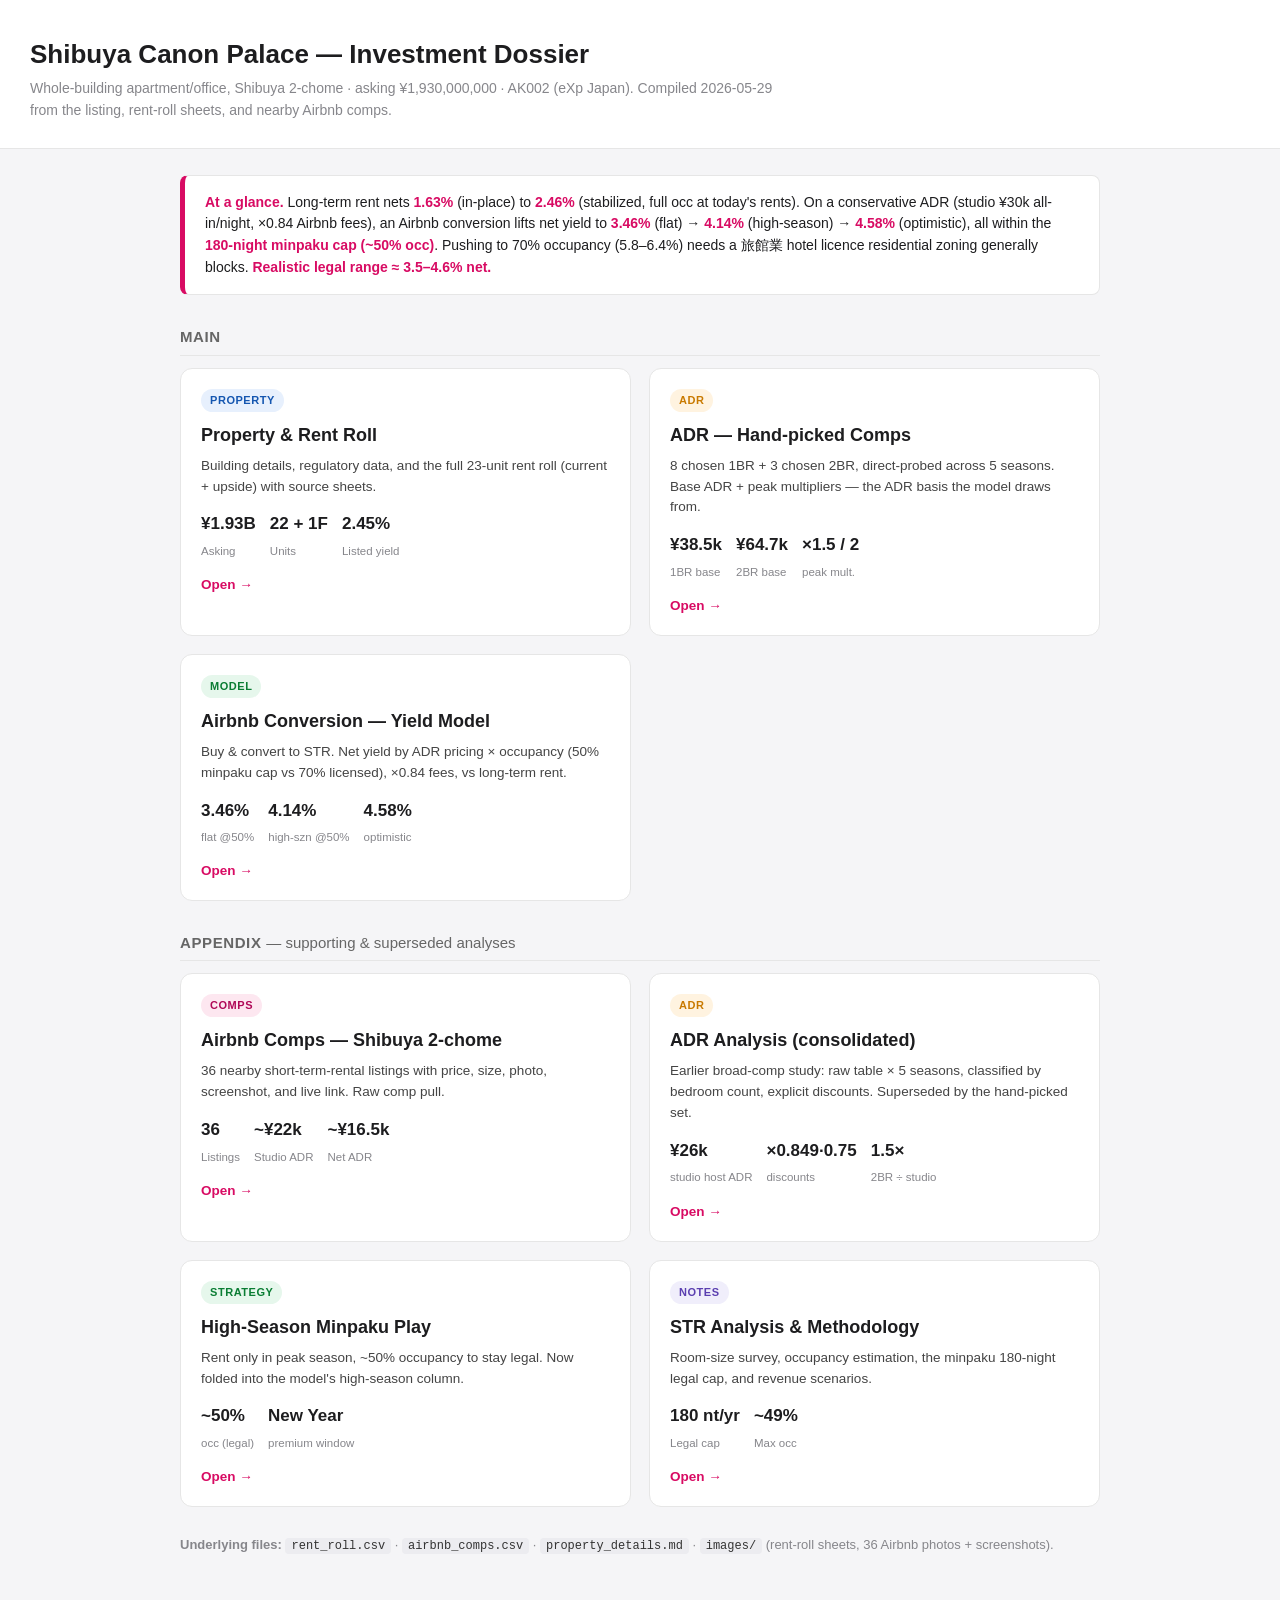
<file: 2026-05-29-shibuya-canon-palace/index.html>
<!doctype html><html lang="en"><head><meta charset="utf-8">
<meta name="viewport" content="width=device-width,initial-scale=1">
<title>Shibuya Canon Palace — Investment Dossier</title>
<link rel="stylesheet" href="report.css">
<style>
body{background:#f5f5f7}
header{padding:34px 30px 26px} h1{font-size:26px}
.sub{font-size:14px;max-width:760px}
.wrap{padding:26px 30px 70px;max-width:980px;margin:0 auto}
.summary{background:#fff;border:1px solid var(--line);border-left:5px solid var(--a);border-radius:8px;padding:16px 20px;margin:0 0 24px;font-size:14px} .summary b{color:var(--a)}
.grid{display:grid;grid-template-columns:repeat(auto-fit,minmax(330px,1fr));gap:18px}
.card{display:block;background:#fff;border:1px solid var(--line);border-radius:12px;padding:18px 20px;text-decoration:none;color:var(--ink);transition:.15s;position:relative}
.card:hover{border-color:var(--a);box-shadow:0 6px 20px rgba(0,0,0,.07);transform:translateY(-2px)}
.ctag{display:inline-block;font-size:11px;font-weight:700;text-transform:uppercase;letter-spacing:.05em;padding:3px 9px;border-radius:20px;margin-bottom:10px}
.tP{background:#e7f0fd;color:#1456b0} .tM{background:#e6f7ec;color:#0a7d33} .tC{background:#fde7f0;color:#b00857} .tN{background:#f0eefb;color:#5b3fb0} .tV{background:#fff3e0;color:#c97a00}
h2{font-size:15px;text-transform:uppercase;letter-spacing:.04em;color:#666;margin:30px 0 12px;border-bottom:1px solid var(--line);padding-bottom:6px}
.ctitle{font-size:18px;font-weight:700;margin-bottom:6px}
.cdesc{color:#444;font-size:13.5px;margin-bottom:14px}
.kpis{margin:0 0 14px}
.k b{display:block;font-size:17px} .k span{color:var(--mut);font-size:11.5px}
.go{color:var(--a);font-weight:600;font-size:13.5px}
.files{margin-top:28px;font-size:13px;color:var(--mut)}
.files code{background:#ececf0;padding:1px 6px;border-radius:4px;color:#333}
</style></head><body>
<header>
<h1>Shibuya Canon Palace — Investment Dossier</h1>
<div class="sub">Whole-building apartment/office, Shibuya 2-chome · asking ¥1,930,000,000 · AK002 (eXp Japan). Compiled 2026-05-29 from the listing, rent-roll sheets, and nearby Airbnb comps.</div>
</header>
<div class="wrap">
<div class="summary">
<b>At a glance.</b> Long-term rent nets <b>1.63%</b> (in-place) to <b>2.46%</b> (stabilized, full occ at today's rents). On a conservative ADR (studio ¥30k all-in/night, ×0.84 Airbnb fees), an Airbnb conversion lifts net yield to <b>3.46%</b> (flat) → <b>4.14%</b> (high-season) → <b>4.58%</b> (optimistic), all within the <b>180-night minpaku cap (~50% occ)</b>. Pushing to 70% occupancy (5.8–6.4%) needs a 旅館業 hotel licence residential zoning generally blocks. <b>Realistic legal range ≈ 3.5–4.6% net.</b>
</div>

<h2>Main</h2>
<div class="grid"><a class="card" href="property_report.html">
<div class="ctag tP">Property</div>
<div class="ctitle">Property &amp; Rent Roll</div>
<div class="cdesc">Building details, regulatory data, and the full 23-unit rent roll (current + upside) with source sheets.</div>
<div class="kpis"><div class='k'><b>¥1.93B</b><span>Asking</span></div><div class='k'><b>22 + 1F</b><span>Units</span></div><div class='k'><b>2.45%</b><span>Listed yield</span></div></div>
<div class="go">Open →</div></a><a class="card" href="airbnb_adr_handpick.html">
<div class="ctag tV">ADR</div>
<div class="ctitle">ADR — Hand-picked Comps</div>
<div class="cdesc">8 chosen 1BR + 3 chosen 2BR, direct-probed across 5 seasons. Base ADR + peak multipliers — the ADR basis the model draws from.</div>
<div class="kpis"><div class="k"><b>¥38.5k</b><span>1BR base</span></div><div class="k"><b>¥64.7k</b><span>2BR base</span></div><div class="k"><b>×1.5 / 2</b><span>peak mult.</span></div></div>
<div class="go">Open →</div></a><a class="card" href="airbnb_yield_model.html">
<div class="ctag tM">Model</div>
<div class="ctitle">Airbnb Conversion — Yield Model</div>
<div class="cdesc">Buy &amp; convert to STR. Net yield by ADR pricing × occupancy (50% minpaku cap vs 70% licensed), ×0.84 fees, vs long-term rent.</div>
<div class="kpis"><div class='k'><b>3.46%</b><span>flat @50%</span></div><div class='k'><b>4.14%</b><span>high-szn @50%</span></div><div class='k'><b>4.58%</b><span>optimistic</span></div></div>
<div class="go">Open →</div></a></div>

<h2>Appendix <span style="font-weight:400;text-transform:none;letter-spacing:0">— supporting &amp; superseded analyses</span></h2>
<div class="grid"><a class="card" href="airbnb_comp_report.html">
<div class="ctag tC">Comps</div>
<div class="ctitle">Airbnb Comps — Shibuya 2-chome</div>
<div class="cdesc">36 nearby short-term-rental listings with price, size, photo, screenshot, and live link. Raw comp pull.</div>
<div class="kpis"><div class='k'><b>36</b><span>Listings</span></div><div class='k'><b>~¥22k</b><span>Studio ADR</span></div><div class='k'><b>~¥16.5k</b><span>Net ADR</span></div></div>
<div class="go">Open →</div></a><a class="card" href="airbnb_adr_analysis.html">
<div class="ctag tV">ADR</div>
<div class="ctitle">ADR Analysis (consolidated)</div>
<div class="cdesc">Earlier broad-comp study: raw table × 5 seasons, classified by bedroom count, explicit discounts. Superseded by the hand-picked set.</div>
<div class="kpis"><div class="k"><b>¥26k</b><span>studio host ADR</span></div><div class="k"><b>×0.849·0.75</b><span>discounts</span></div><div class="k"><b>1.5×</b><span>2BR ÷ studio</span></div></div>
<div class="go">Open →</div></a><a class="card" href="airbnb_highseason_strategy.html">
<div class="ctag tM">Strategy</div>
<div class="ctitle">High-Season Minpaku Play</div>
<div class="cdesc">Rent only in peak season, ~50% occupancy to stay legal. Now folded into the model's high-season column.</div>
<div class="kpis"><div class="k"><b>~50%</b><span>occ (legal)</span></div><div class="k"><b>New Year</b><span>premium window</span></div></div>
<div class="go">Open →</div></a><a class="card" href="airbnb_analysis.md">
<div class="ctag tN">Notes</div>
<div class="ctitle">STR Analysis &amp; Methodology</div>
<div class="cdesc">Room-size survey, occupancy estimation, the minpaku 180-night legal cap, and revenue scenarios.</div>
<div class="kpis"><div class='k'><b>180 nt/yr</b><span>Legal cap</span></div><div class='k'><b>~49%</b><span>Max occ</span></div></div>
<div class="go">Open →</div></a></div>
<div class="files">
<b>Underlying files:</b> <code>rent_roll.csv</code> · <code>airbnb_comps.csv</code> · <code>property_details.md</code> · <code>images/</code> (rent-roll sheets, 36 Airbnb photos + screenshots).
</div>
</div></body></html>
</file>
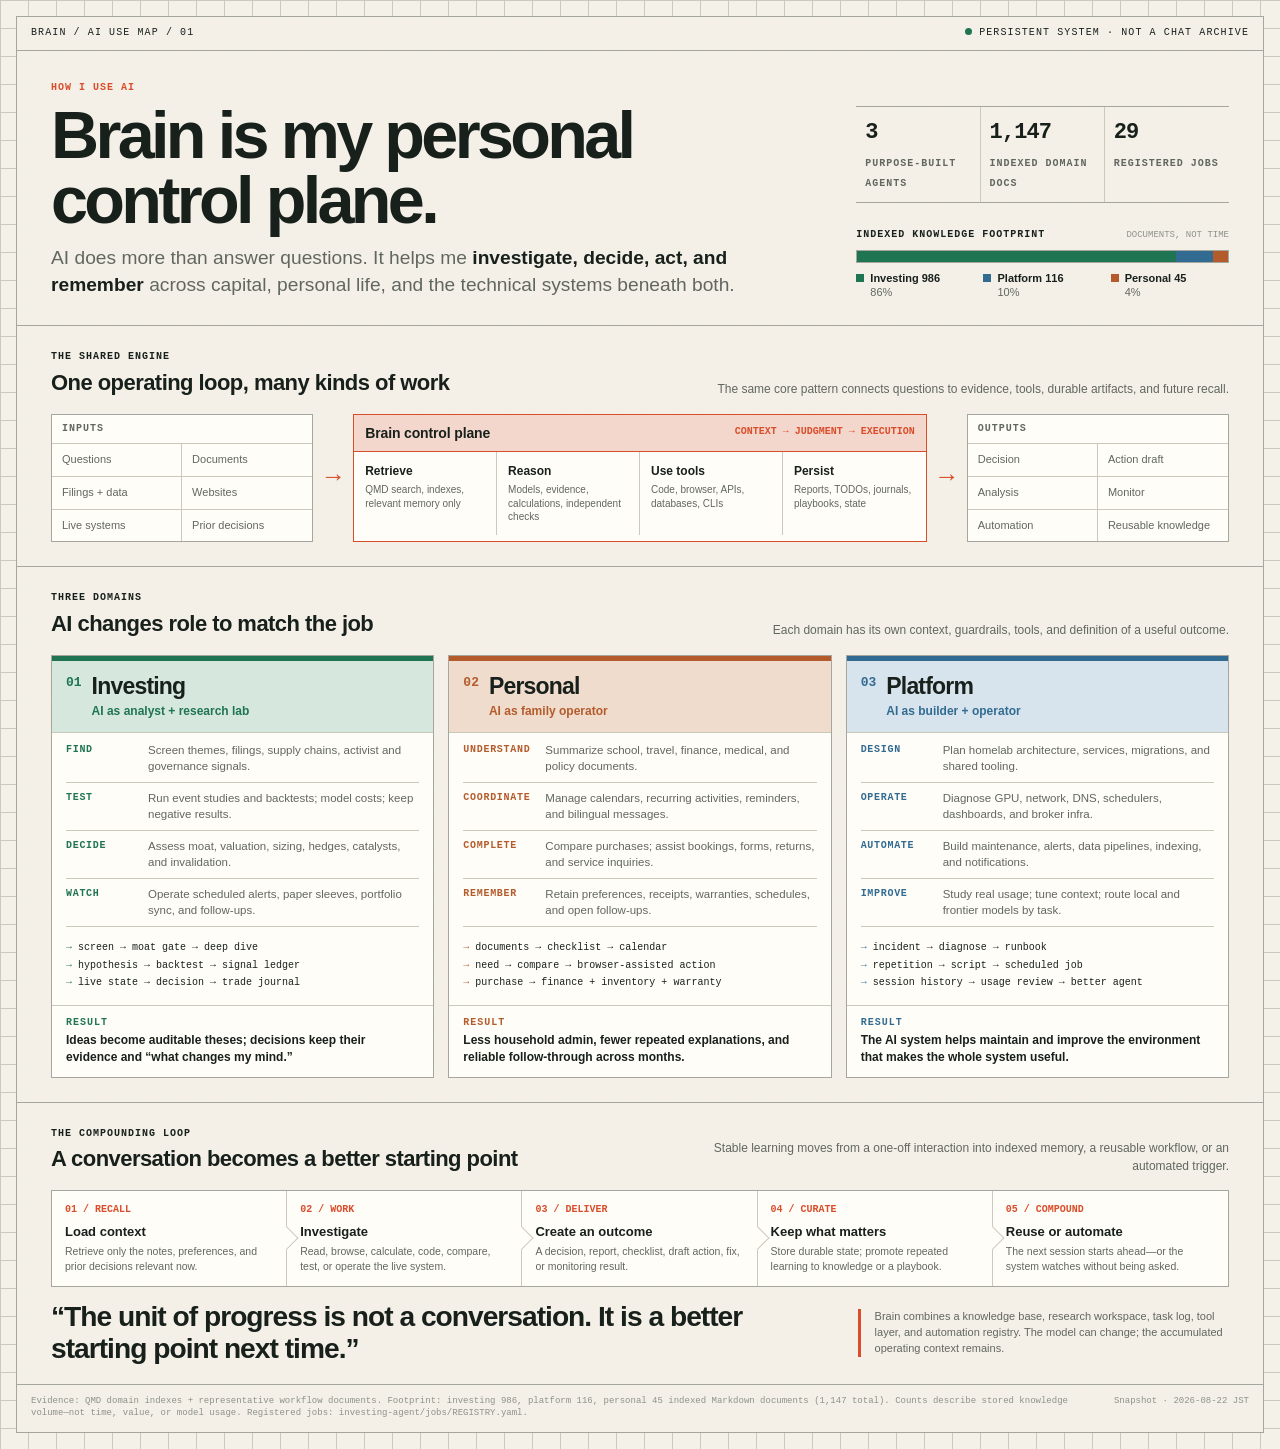
<file: 2026-08-22-how-i-use-ai/index.html>
<!-- ---
title: "How I use AI — Brain as a personal control plane"
date: 2026-08-22
type: visual-brief
tags: [ai, brain, investing, personal, platform, workflow]
status: published
summary: "One-page map of how Brain turns AI conversations into research, personal operations, platform automation, and durable memory."
--- -->
<!doctype html>
<html lang="en">
<head>
  <meta charset="utf-8">
  <meta name="viewport" content="width=device-width, initial-scale=1">
  <meta name="color-scheme" content="light dark">
  <title>How I use AI — Brain as a personal control plane</title>
  <style>
    :root {
      --paper: #f4f1e9;
      --paper-2: #ebe7dc;
      --ink: #18201c;
      --muted: #61675f;
      --faint: #8e918a;
      --line: #cbc8bc;
      --line-strong: #a5a69e;
      --brain: #d94d2b;
      --brain-soft: #f4d7cc;
      --invest: #1f7551;
      --invest-soft: #d6e7dd;
      --personal: #b45b2c;
      --personal-soft: #efdccc;
      --platform: #326b92;
      --platform-soft: #d8e4ed;
      --white: #fffdf8;
      --s1: 0.3rem;
      --s2: 0.55rem;
      --s3: 0.8rem;
      --s4: 1.1rem;
      --s5: 1.55rem;
      --s6: 2.2rem;
      --page-max: 1480px;
    }

    * { box-sizing: border-box; }

    html { scroll-behavior: smooth; }

    body {
      margin: 0;
      background:
        linear-gradient(var(--line) 1px, transparent 1px),
        linear-gradient(90deg, var(--line) 1px, transparent 1px),
        var(--paper);
      background-size: 28px 28px;
      color: var(--ink);
      font-family: "Avenir Next", Avenir, "Noto Sans", "Helvetica Neue", Arial, sans-serif;
      font-size: 14px;
      line-height: 1.45;
      text-rendering: optimizeLegibility;
    }

    .page {
      width: min(calc(100% - 32px), var(--page-max));
      margin: 16px auto;
      border: 1px solid var(--line-strong);
      background: color-mix(in srgb, var(--paper) 96%, transparent);
    }

    .topline {
      display: flex;
      align-items: center;
      justify-content: space-between;
      gap: var(--s4);
      padding: 9px 14px;
      border-bottom: 1px solid var(--line-strong);
      font-family: ui-monospace, SFMono-Regular, Menlo, Consolas, monospace;
      font-size: 10px;
      letter-spacing: 0.11em;
      text-transform: uppercase;
    }

    .topline .status::before {
      display: inline-block;
      width: 7px;
      height: 7px;
      margin-right: 7px;
      border-radius: 50%;
      background: var(--invest);
      content: "";
    }

    header {
      display: grid;
      grid-template-columns: minmax(0, 1.55fr) minmax(330px, 0.75fr);
      gap: var(--s6);
      padding: 30px 34px 26px;
      border-bottom: 1px solid var(--line-strong);
    }

    .eyebrow,
    .section-label,
    .domain-label,
    .rail-label,
    .stat-label,
    .legend-label {
      font-family: ui-monospace, SFMono-Regular, Menlo, Consolas, monospace;
      font-size: 10px;
      font-weight: 700;
      letter-spacing: 0.1em;
      text-transform: uppercase;
    }

    .eyebrow { color: var(--brain); }

    h1 {
      max-width: 800px;
      margin: 8px 0 12px;
      font-size: clamp(40px, 5.2vw, 78px);
      font-weight: 650;
      letter-spacing: -0.055em;
      line-height: 0.98;
    }

    .lede {
      max-width: 760px;
      margin: 0;
      color: var(--muted);
      font-size: clamp(16px, 1.5vw, 20px);
      line-height: 1.4;
    }

    .lede strong { color: var(--ink); font-weight: 650; }

    .headline-side {
      display: grid;
      align-content: end;
      gap: var(--s5);
      min-width: 0;
    }

    .metrics {
      display: grid;
      grid-template-columns: repeat(3, 1fr);
      border-top: 1px solid var(--line-strong);
      border-bottom: 1px solid var(--line-strong);
    }

    .stat {
      min-width: 0;
      padding: 10px 9px 11px;
      border-right: 1px solid var(--line);
    }

    .stat:last-child { border-right: 0; }

    .stat-value {
      display: block;
      margin-bottom: 2px;
      font-family: ui-monospace, SFMono-Regular, Menlo, Consolas, monospace;
      font-size: 22px;
      font-weight: 750;
      letter-spacing: -0.04em;
    }

    .stat-label { color: var(--muted); line-height: 1.25; }

    .footprint-title {
      display: flex;
      align-items: baseline;
      justify-content: space-between;
      gap: var(--s3);
      margin-bottom: 7px;
    }

    .footprint-title span:last-child {
      color: var(--faint);
      font-family: ui-monospace, SFMono-Regular, Menlo, Consolas, monospace;
      font-size: 9px;
      text-transform: uppercase;
    }

    .footprint-bar {
      display: flex;
      height: 13px;
      overflow: hidden;
      border: 1px solid var(--line-strong);
      background: var(--paper-2);
    }

    .footprint-bar span { display: block; height: 100%; }
    .footprint-bar .invest { width: 85.96%; background: var(--invest); }
    .footprint-bar .platform { width: 10.11%; background: var(--platform); }
    .footprint-bar .personal { width: 3.93%; background: var(--personal); }

    .legend {
      display: grid;
      grid-template-columns: repeat(3, 1fr);
      gap: var(--s2);
      margin-top: 8px;
    }

    .legend-item {
      display: grid;
      grid-template-columns: 8px 1fr;
      gap: 6px;
      min-width: 0;
      color: var(--muted);
      font-size: 11px;
      line-height: 1.3;
    }

    .swatch { width: 8px; height: 8px; margin-top: 3px; }
    .swatch.invest { background: var(--invest); }
    .swatch.personal { background: var(--personal); }
    .swatch.platform { background: var(--platform); }
    .legend-item b { display: block; color: var(--ink); font-weight: 700; }

    main { min-width: 0; }

    section {
      padding: 24px 34px;
      border-bottom: 1px solid var(--line-strong);
    }

    .section-head {
      display: flex;
      align-items: end;
      justify-content: space-between;
      gap: var(--s5);
      margin-bottom: 15px;
    }

    .section-head h2 {
      margin: 2px 0 0;
      font-size: 22px;
      font-weight: 650;
      letter-spacing: -0.025em;
    }

    .section-note {
      max-width: 550px;
      margin: 0;
      color: var(--muted);
      font-size: 12px;
      text-align: right;
    }

    .control-plane {
      display: grid;
      grid-template-columns: minmax(160px, 0.8fr) 40px minmax(360px, 1.75fr) 40px minmax(160px, 0.8fr);
      align-items: stretch;
      min-width: 0;
    }

    .rail,
    .brain-core {
      min-width: 0;
      border: 1px solid var(--line-strong);
      background: var(--white);
    }

    .rail-label {
      padding: 7px 10px;
      border-bottom: 1px solid var(--line);
      color: var(--muted);
    }

    .rail ul {
      display: grid;
      grid-template-columns: repeat(2, minmax(0, 1fr));
      gap: 0;
      margin: 0;
      padding: 0;
      list-style: none;
    }

    .rail li {
      min-width: 0;
      padding: 9px 10px;
      border-right: 1px solid var(--line);
      border-bottom: 1px solid var(--line);
      color: var(--muted);
      font-size: 11px;
      line-height: 1.25;
    }

    .rail li:nth-child(2n) { border-right: 0; }
    .rail li:nth-last-child(-n+2) { border-bottom: 0; }

    .arrow {
      display: grid;
      place-items: center;
      color: var(--brain);
      font-family: ui-monospace, SFMono-Regular, Menlo, Consolas, monospace;
      font-size: 25px;
      font-weight: 400;
    }

    .brain-core {
      position: relative;
      border-color: var(--brain);
    }

    .brain-title {
      display: flex;
      align-items: center;
      justify-content: space-between;
      gap: var(--s4);
      padding: 8px 11px;
      border-bottom: 1px solid var(--brain);
      background: var(--brain-soft);
    }

    .brain-title strong {
      font-size: 14px;
      letter-spacing: -0.01em;
    }

    .brain-title span {
      color: var(--brain);
      font-family: ui-monospace, SFMono-Regular, Menlo, Consolas, monospace;
      font-size: 10px;
      font-weight: 700;
      text-transform: uppercase;
    }

    .brain-grid {
      display: grid;
      grid-template-columns: repeat(4, minmax(0, 1fr));
    }

    .brain-cell {
      min-width: 0;
      padding: 11px;
      border-right: 1px solid var(--line);
    }

    .brain-cell:last-child { border-right: 0; }

    .brain-cell b {
      display: block;
      margin-bottom: 3px;
      font-size: 12px;
    }

    .brain-cell span {
      display: block;
      color: var(--muted);
      font-size: 10px;
      line-height: 1.35;
    }

    .domains {
      display: grid;
      grid-template-columns: repeat(3, minmax(0, 1fr));
      gap: 14px;
      min-width: 0;
    }

    .domain {
      min-width: 0;
      border: 1px solid var(--line-strong);
      background: var(--white);
    }

    .domain.investing { --accent: var(--invest); --soft: var(--invest-soft); }
    .domain.personal { --accent: var(--personal); --soft: var(--personal-soft); }
    .domain.platform { --accent: var(--platform); --soft: var(--platform-soft); }

    .domain-header {
      display: grid;
      grid-template-columns: auto 1fr;
      gap: 10px;
      align-items: start;
      padding: 13px 14px 12px;
      border-top: 5px solid var(--accent);
      border-bottom: 1px solid var(--line);
      background: var(--soft);
    }

    .domain-number {
      color: var(--accent);
      font-family: ui-monospace, SFMono-Regular, Menlo, Consolas, monospace;
      font-size: 13px;
      font-weight: 800;
    }

    .domain h3 {
      margin: 0;
      font-size: 23px;
      font-weight: 700;
      letter-spacing: -0.035em;
      line-height: 1.05;
    }

    .domain-subtitle {
      margin: 5px 0 0;
      color: var(--accent);
      font-size: 12px;
      font-weight: 700;
    }

    .domain-body { padding: 2px 14px 0; }

    .use-row {
      display: grid;
      grid-template-columns: 72px 1fr;
      gap: 10px;
      padding: 8px 0;
      border-bottom: 1px solid var(--line);
    }

    .use-row b {
      color: var(--accent);
      font-family: ui-monospace, SFMono-Regular, Menlo, Consolas, monospace;
      font-size: 10px;
      letter-spacing: 0.07em;
      text-transform: uppercase;
    }

    .use-row span {
      color: var(--muted);
      font-size: 11.5px;
      line-height: 1.35;
    }

    .patterns {
      padding: 10px 14px 11px;
      border-bottom: 1px solid var(--line);
    }

    .pattern {
      display: flex;
      align-items: baseline;
      gap: 6px;
      margin: 4px 0;
      color: var(--ink);
      font-family: ui-monospace, SFMono-Regular, Menlo, Consolas, monospace;
      font-size: 10px;
      line-height: 1.35;
    }

    .pattern::before {
      flex: 0 0 auto;
      color: var(--accent);
      content: "→";
    }

    .outcome {
      min-height: 58px;
      padding: 10px 14px 12px;
      color: var(--ink);
      font-size: 12px;
      font-weight: 600;
      line-height: 1.35;
    }

    .outcome .domain-label {
      display: block;
      margin-bottom: 3px;
      color: var(--accent);
    }

    .loop-section { padding-bottom: 18px; }

    .loop {
      display: grid;
      grid-template-columns: repeat(5, minmax(0, 1fr));
      border: 1px solid var(--line-strong);
      background: var(--white);
    }

    .loop-step {
      position: relative;
      min-width: 0;
      padding: 12px 13px 13px;
      border-right: 1px solid var(--line);
    }

    .loop-step:last-child { border-right: 0; }

    .loop-step:not(:last-child)::after {
      position: absolute;
      z-index: 2;
      top: 50%;
      right: -9px;
      width: 16px;
      height: 16px;
      transform: translateY(-50%) rotate(45deg);
      border-top: 1px solid var(--line);
      border-right: 1px solid var(--line);
      background: var(--white);
      content: "";
    }

    .step-index {
      display: block;
      margin-bottom: 5px;
      color: var(--brain);
      font-family: ui-monospace, SFMono-Regular, Menlo, Consolas, monospace;
      font-size: 10px;
      font-weight: 800;
    }

    .loop-step b {
      display: block;
      margin-bottom: 3px;
      font-size: 13px;
    }

    .loop-step p {
      margin: 0;
      color: var(--muted);
      font-size: 10.5px;
      line-height: 1.35;
    }

    .thesis {
      display: grid;
      grid-template-columns: minmax(0, 1.35fr) minmax(300px, 0.65fr);
      align-items: center;
      gap: var(--s6);
      padding: 14px 0 0;
    }

    .thesis blockquote {
      margin: 0;
      color: var(--ink);
      font-size: clamp(19px, 2.2vw, 31px);
      font-weight: 650;
      letter-spacing: -0.035em;
      line-height: 1.15;
    }

    .thesis-note {
      margin: 0;
      padding-left: 14px;
      border-left: 3px solid var(--brain);
      color: var(--muted);
      font-size: 11px;
    }

    footer {
      display: grid;
      grid-template-columns: 1fr auto;
      gap: var(--s4);
      align-items: start;
      padding: 10px 14px 12px;
      color: var(--faint);
      font-family: ui-monospace, SFMono-Regular, Menlo, Consolas, monospace;
      font-size: 9px;
      line-height: 1.4;
    }

    footer p { margin: 0; }
    footer .date { white-space: nowrap; }

    @media (max-width: 1050px) {
      header { grid-template-columns: 1fr; gap: var(--s5); }
      .headline-side { grid-template-columns: minmax(280px, 0.75fr) 1fr; align-items: end; }
      .control-plane { grid-template-columns: 1fr; gap: 8px; }
      .arrow { height: 18px; transform: rotate(90deg); }
      .brain-grid { grid-template-columns: repeat(2, minmax(0, 1fr)); }
      .brain-cell { border-bottom: 1px solid var(--line); }
      .brain-cell:nth-child(2) { border-right: 0; }
      .brain-cell:nth-last-child(-n+2) { border-bottom: 0; }
    }

    @media (max-width: 820px) {
      .page { width: min(calc(100% - 16px), var(--page-max)); margin: 8px auto; }
      header, section { padding-left: 18px; padding-right: 18px; }
      header { padding-top: 24px; }
      .headline-side { grid-template-columns: 1fr; }
      .domains { grid-template-columns: 1fr; }
      .outcome { min-height: 0; }
      .loop { grid-template-columns: 1fr; }
      .loop-step { border-right: 0; border-bottom: 1px solid var(--line); }
      .loop-step:last-child { border-bottom: 0; }
      .loop-step:not(:last-child)::after { display: none; }
      .thesis { grid-template-columns: 1fr; gap: var(--s4); }
    }

    @media (max-width: 560px) {
      body { font-size: 13px; }
      .topline span:last-child { display: none; }
      header, section { padding-left: 13px; padding-right: 13px; }
      h1 { font-size: 42px; }
      .metrics { grid-template-columns: 1fr 1fr 1fr; }
      .stat { padding-left: 6px; padding-right: 6px; }
      .stat-value { font-size: 18px; }
      .stat-label { font-size: 8px; }
      .legend { grid-template-columns: 1fr; }
      .section-head { display: block; }
      .section-note { margin-top: 6px; text-align: left; }
      .brain-grid { grid-template-columns: 1fr; }
      .brain-cell { border-right: 0; border-bottom: 1px solid var(--line); }
      .brain-cell:nth-last-child(-n+2) { border-bottom: 1px solid var(--line); }
      .brain-cell:last-child { border-bottom: 0; }
      footer { grid-template-columns: 1fr; }
    }

    @media (prefers-color-scheme: dark) {
      :root {
        --paper: #141815;
        --paper-2: #1a201c;
        --ink: #edf0e9;
        --muted: #aeb5ad;
        --faint: #858d85;
        --line: #303831;
        --line-strong: #536057;
        --brain: #f07350;
        --brain-soft: #43271f;
        --invest: #54b98a;
        --invest-soft: #1d392d;
        --personal: #e18a57;
        --personal-soft: #452f22;
        --platform: #70add5;
        --platform-soft: #20394a;
        --white: #181e1a;
      }

      .page { background: color-mix(in srgb, var(--paper) 97%, transparent); }
    }

    @media print {
      @page { size: A3 landscape; margin: 8mm; }
      body { background: #fff; }
      .page { width: 100%; margin: 0; border-color: #888; background: #fff; }
      header { padding-top: 20px; }
      section { break-inside: avoid; }
    }
  </style>
</head>
<body>
  <article class="page">
    <div class="topline">
      <span>Brain / AI use map / 01</span>
      <span class="status">Persistent system · not a chat archive</span>
    </div>

    <header>
      <div>
        <div class="eyebrow">How I use AI</div>
        <h1>Brain is my personal control plane.</h1>
        <p class="lede">
          AI does more than answer questions. It helps me <strong>investigate, decide, act, and remember</strong>
          across capital, personal life, and the technical systems beneath both.
        </p>
      </div>

      <aside class="headline-side" aria-label="Brain at a glance">
        <div class="metrics">
          <div class="stat">
            <span class="stat-value">3</span>
            <span class="stat-label">purpose-built agents</span>
          </div>
          <div class="stat">
            <span class="stat-value">1,147</span>
            <span class="stat-label">indexed domain docs</span>
          </div>
          <div class="stat">
            <span class="stat-value">29</span>
            <span class="stat-label">registered jobs</span>
          </div>
        </div>

        <div class="footprint" aria-label="Indexed knowledge footprint">
          <div class="footprint-title">
            <span class="legend-label">Indexed knowledge footprint</span>
            <span>documents, not time</span>
          </div>
          <div class="footprint-bar" aria-hidden="true">
            <span class="invest"></span><span class="platform"></span><span class="personal"></span>
          </div>
          <div class="legend">
            <div class="legend-item"><span class="swatch invest"></span><span><b>Investing 986</b>86%</span></div>
            <div class="legend-item"><span class="swatch platform"></span><span><b>Platform 116</b>10%</span></div>
            <div class="legend-item"><span class="swatch personal"></span><span><b>Personal 45</b>4%</span></div>
          </div>
        </div>
      </aside>
    </header>

    <main>
      <section aria-labelledby="control-plane-heading">
        <div class="section-head">
          <div>
            <div class="section-label">The shared engine</div>
            <h2 id="control-plane-heading">One operating loop, many kinds of work</h2>
          </div>
          <p class="section-note">The same core pattern connects questions to evidence, tools, durable artifacts, and future recall.</p>
        </div>

        <div class="control-plane">
          <div class="rail">
            <div class="rail-label">Inputs</div>
            <ul>
              <li>Questions</li>
              <li>Documents</li>
              <li>Filings + data</li>
              <li>Websites</li>
              <li>Live systems</li>
              <li>Prior decisions</li>
            </ul>
          </div>
          <div class="arrow" aria-hidden="true">→</div>
          <div class="brain-core">
            <div class="brain-title">
              <strong>Brain control plane</strong>
              <span>Context → judgment → execution</span>
            </div>
            <div class="brain-grid">
              <div class="brain-cell"><b>Retrieve</b><span>QMD search, indexes, relevant memory only</span></div>
              <div class="brain-cell"><b>Reason</b><span>Models, evidence, calculations, independent checks</span></div>
              <div class="brain-cell"><b>Use tools</b><span>Code, browser, APIs, databases, CLIs</span></div>
              <div class="brain-cell"><b>Persist</b><span>Reports, TODOs, journals, playbooks, state</span></div>
            </div>
          </div>
          <div class="arrow" aria-hidden="true">→</div>
          <div class="rail">
            <div class="rail-label">Outputs</div>
            <ul>
              <li>Decision</li>
              <li>Action draft</li>
              <li>Analysis</li>
              <li>Monitor</li>
              <li>Automation</li>
              <li>Reusable knowledge</li>
            </ul>
          </div>
        </div>
      </section>

      <section aria-labelledby="domains-heading">
        <div class="section-head">
          <div>
            <div class="section-label">Three domains</div>
            <h2 id="domains-heading">AI changes role to match the job</h2>
          </div>
          <p class="section-note">Each domain has its own context, guardrails, tools, and definition of a useful outcome.</p>
        </div>

        <div class="domains">
          <article class="domain investing">
            <div class="domain-header">
              <span class="domain-number">01</span>
              <div>
                <h3>Investing</h3>
                <p class="domain-subtitle">AI as analyst + research lab</p>
              </div>
            </div>
            <div class="domain-body">
              <div class="use-row"><b>Find</b><span>Screen themes, filings, supply chains, activist and governance signals.</span></div>
              <div class="use-row"><b>Test</b><span>Run event studies and backtests; model costs; keep negative results.</span></div>
              <div class="use-row"><b>Decide</b><span>Assess moat, valuation, sizing, hedges, catalysts, and invalidation.</span></div>
              <div class="use-row"><b>Watch</b><span>Operate scheduled alerts, paper sleeves, portfolio sync, and follow-ups.</span></div>
            </div>
            <div class="patterns">
              <div class="pattern">screen → moat gate → deep dive</div>
              <div class="pattern">hypothesis → backtest → signal ledger</div>
              <div class="pattern">live state → decision → trade journal</div>
            </div>
            <div class="outcome"><span class="domain-label">Result</span>Ideas become auditable theses; decisions keep their evidence and “what changes my mind.”</div>
          </article>

          <article class="domain personal">
            <div class="domain-header">
              <span class="domain-number">02</span>
              <div>
                <h3>Personal</h3>
                <p class="domain-subtitle">AI as family operator</p>
              </div>
            </div>
            <div class="domain-body">
              <div class="use-row"><b>Understand</b><span>Summarize school, travel, finance, medical, and policy documents.</span></div>
              <div class="use-row"><b>Coordinate</b><span>Manage calendars, recurring activities, reminders, and bilingual messages.</span></div>
              <div class="use-row"><b>Complete</b><span>Compare purchases; assist bookings, forms, returns, and service inquiries.</span></div>
              <div class="use-row"><b>Remember</b><span>Retain preferences, receipts, warranties, schedules, and open follow-ups.</span></div>
            </div>
            <div class="patterns">
              <div class="pattern">documents → checklist → calendar</div>
              <div class="pattern">need → compare → browser-assisted action</div>
              <div class="pattern">purchase → finance + inventory + warranty</div>
            </div>
            <div class="outcome"><span class="domain-label">Result</span>Less household admin, fewer repeated explanations, and reliable follow-through across months.</div>
          </article>

          <article class="domain platform">
            <div class="domain-header">
              <span class="domain-number">03</span>
              <div>
                <h3>Platform</h3>
                <p class="domain-subtitle">AI as builder + operator</p>
              </div>
            </div>
            <div class="domain-body">
              <div class="use-row"><b>Design</b><span>Plan homelab architecture, services, migrations, and shared tooling.</span></div>
              <div class="use-row"><b>Operate</b><span>Diagnose GPU, network, DNS, schedulers, dashboards, and broker infra.</span></div>
              <div class="use-row"><b>Automate</b><span>Build maintenance, alerts, data pipelines, indexing, and notifications.</span></div>
              <div class="use-row"><b>Improve</b><span>Study real usage; tune context; route local and frontier models by task.</span></div>
            </div>
            <div class="patterns">
              <div class="pattern">incident → diagnose → runbook</div>
              <div class="pattern">repetition → script → scheduled job</div>
              <div class="pattern">session history → usage review → better agent</div>
            </div>
            <div class="outcome"><span class="domain-label">Result</span>The AI system helps maintain and improve the environment that makes the whole system useful.</div>
          </article>
        </div>
      </section>

      <section class="loop-section" aria-labelledby="loop-heading">
        <div class="section-head">
          <div>
            <div class="section-label">The compounding loop</div>
            <h2 id="loop-heading">A conversation becomes a better starting point</h2>
          </div>
          <p class="section-note">Stable learning moves from a one-off interaction into indexed memory, a reusable workflow, or an automated trigger.</p>
        </div>

        <div class="loop">
          <div class="loop-step"><span class="step-index">01 / RECALL</span><b>Load context</b><p>Retrieve only the notes, preferences, and prior decisions relevant now.</p></div>
          <div class="loop-step"><span class="step-index">02 / WORK</span><b>Investigate</b><p>Read, browse, calculate, code, compare, test, or operate the live system.</p></div>
          <div class="loop-step"><span class="step-index">03 / DELIVER</span><b>Create an outcome</b><p>A decision, report, checklist, draft action, fix, or monitoring result.</p></div>
          <div class="loop-step"><span class="step-index">04 / CURATE</span><b>Keep what matters</b><p>Store durable state; promote repeated learning to knowledge or a playbook.</p></div>
          <div class="loop-step"><span class="step-index">05 / COMPOUND</span><b>Reuse or automate</b><p>The next session starts ahead—or the system watches without being asked.</p></div>
        </div>

        <div class="thesis">
          <blockquote>“The unit of progress is not a conversation. It is a better starting point next time.”</blockquote>
          <p class="thesis-note">Brain combines a knowledge base, research workspace, task log, tool layer, and automation registry. The model can change; the accumulated operating context remains.</p>
        </div>
      </section>
    </main>

    <footer>
      <p>Evidence: QMD domain indexes + representative workflow documents. Footprint: investing 986, platform 116, personal 45 indexed Markdown documents (1,147 total). Counts describe stored knowledge volume—not time, value, or model usage. Registered jobs: investing-agent/jobs/REGISTRY.yaml.</p>
      <p class="date">Snapshot · 2026-08-22 JST</p>
    </footer>
  </article>
</body>
</html>
</file>
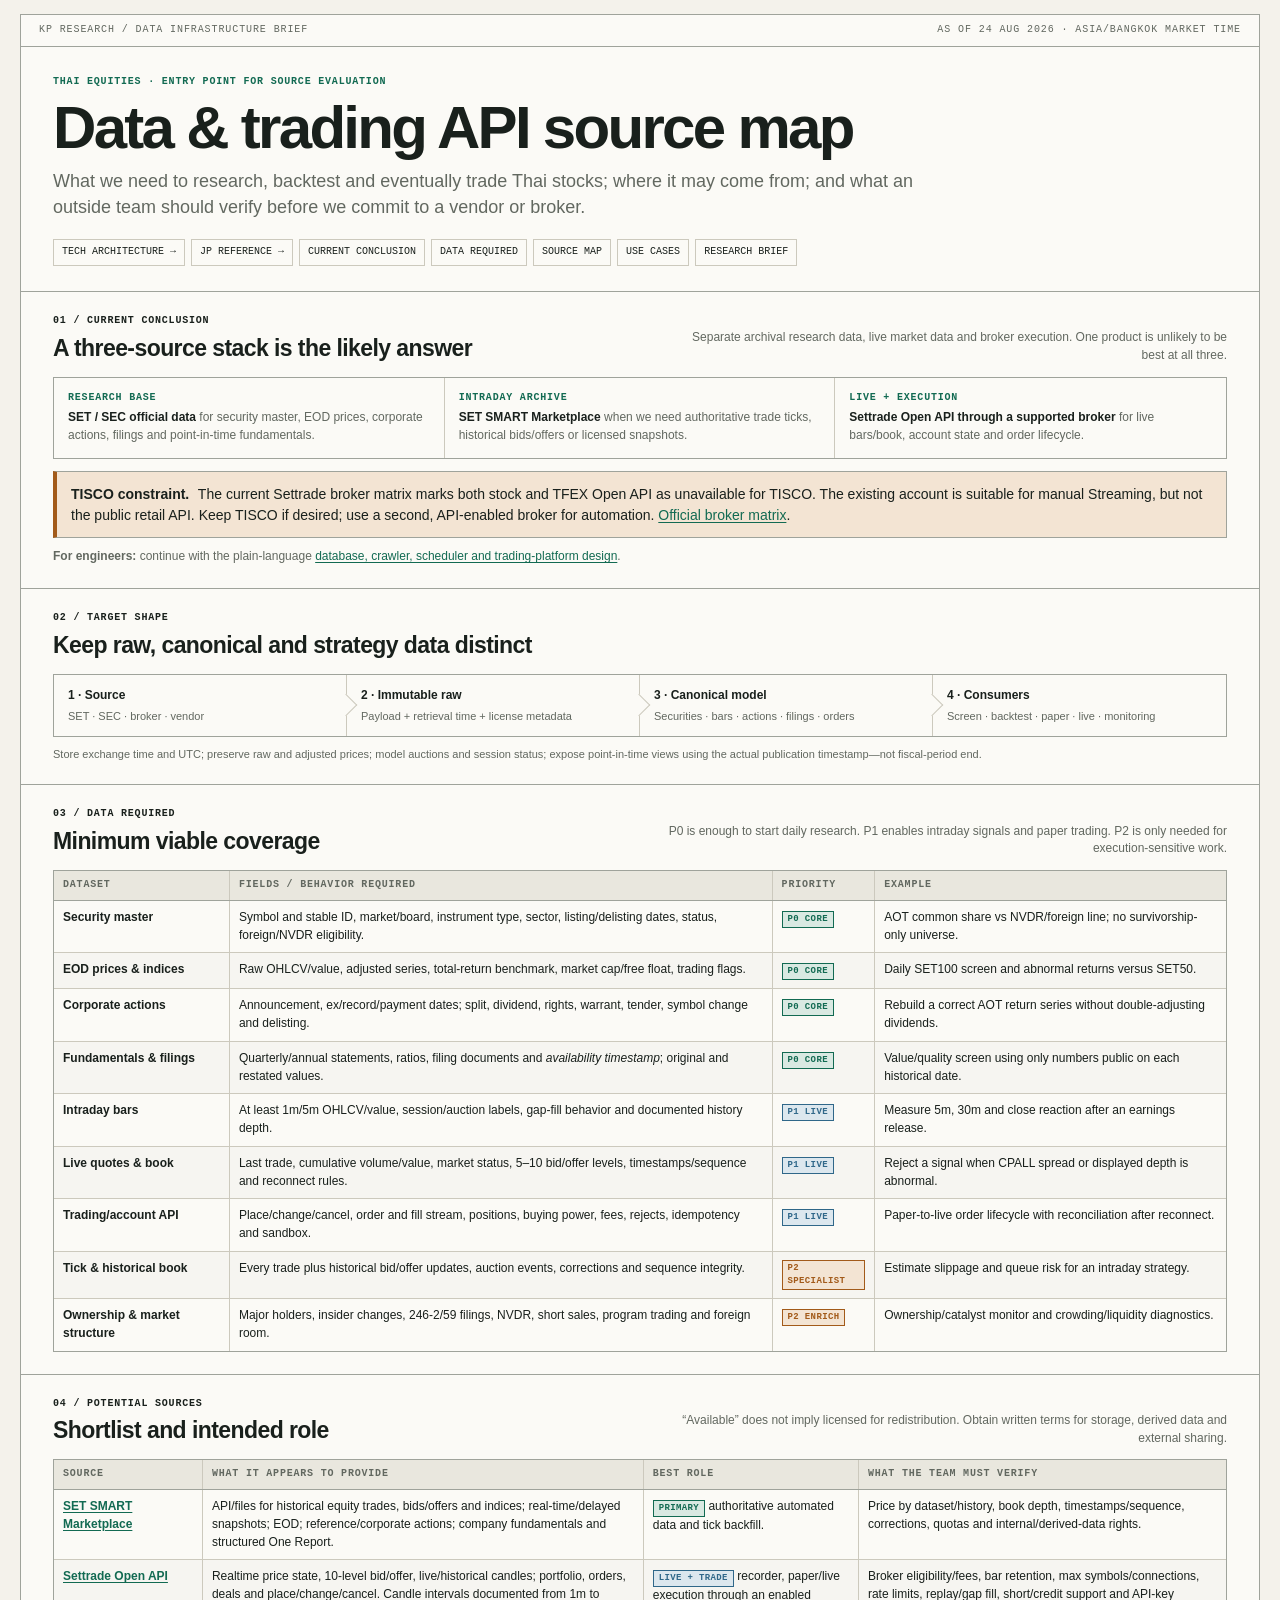
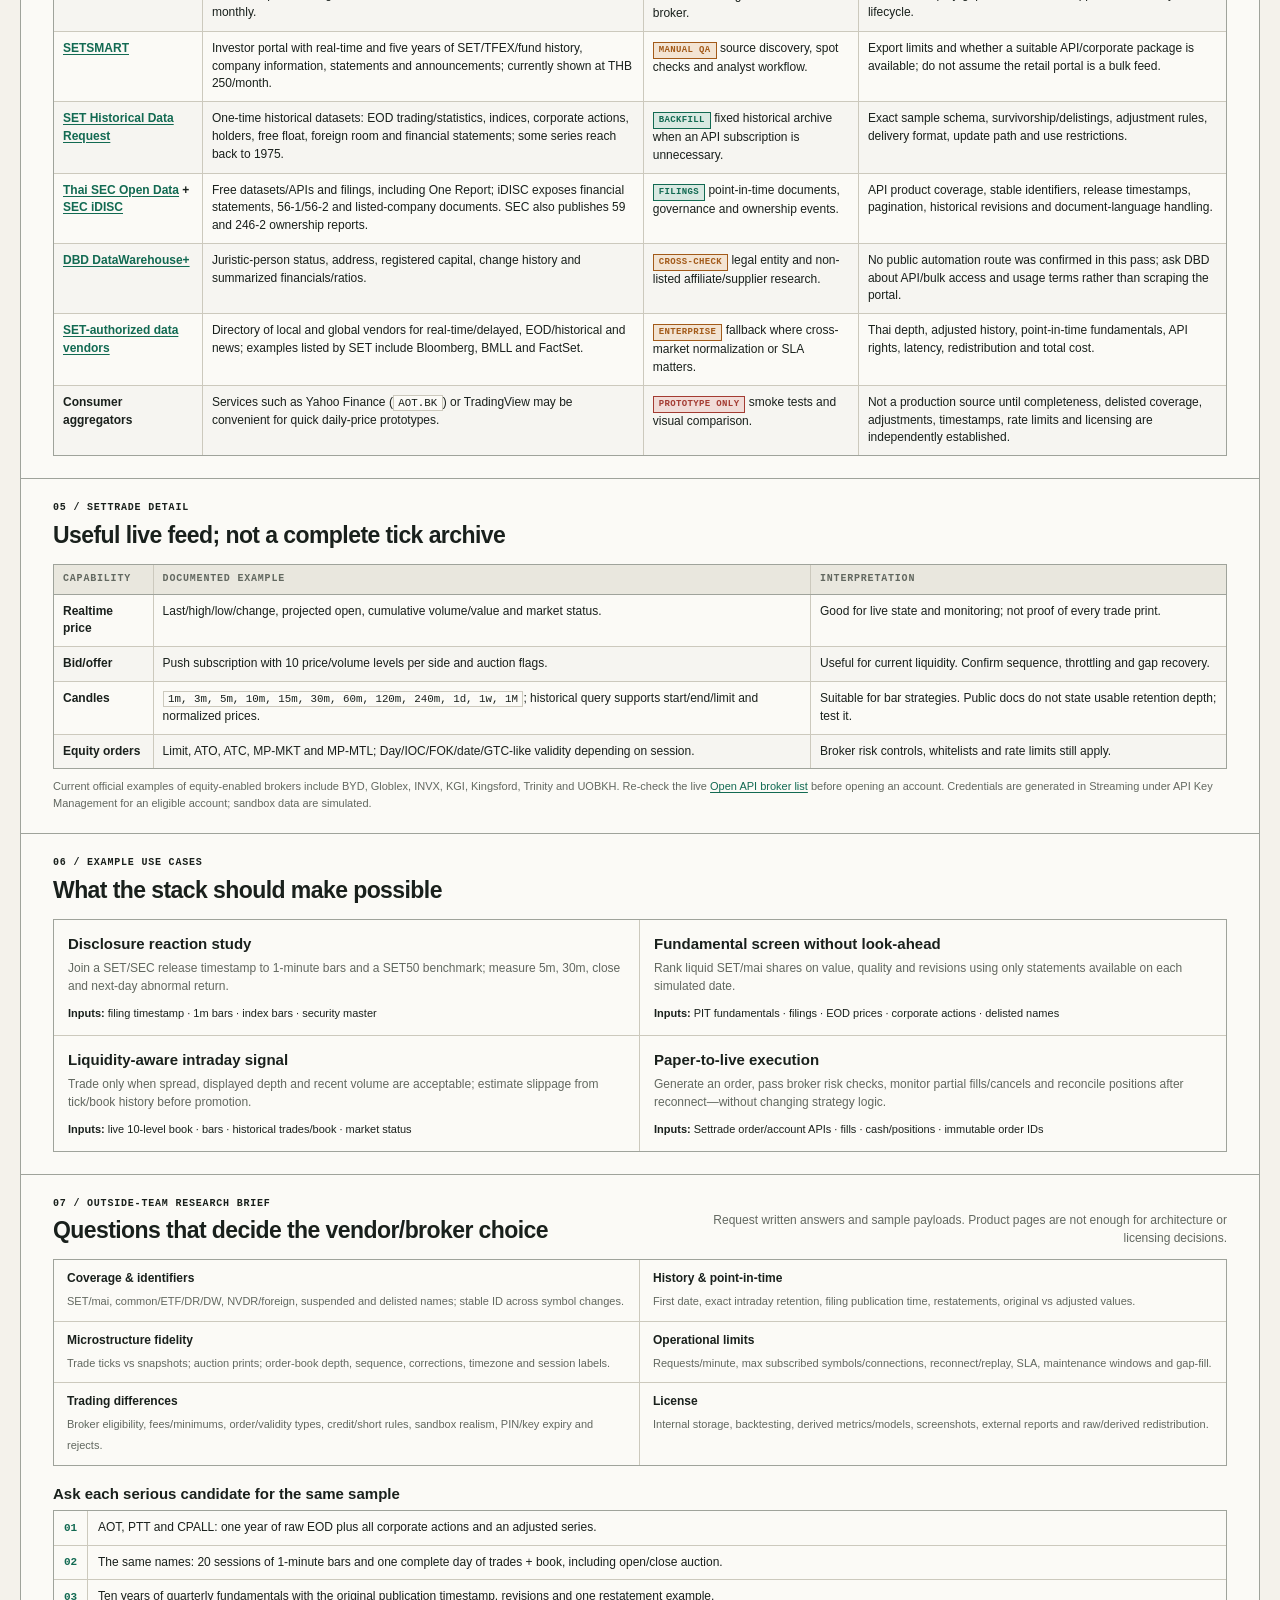
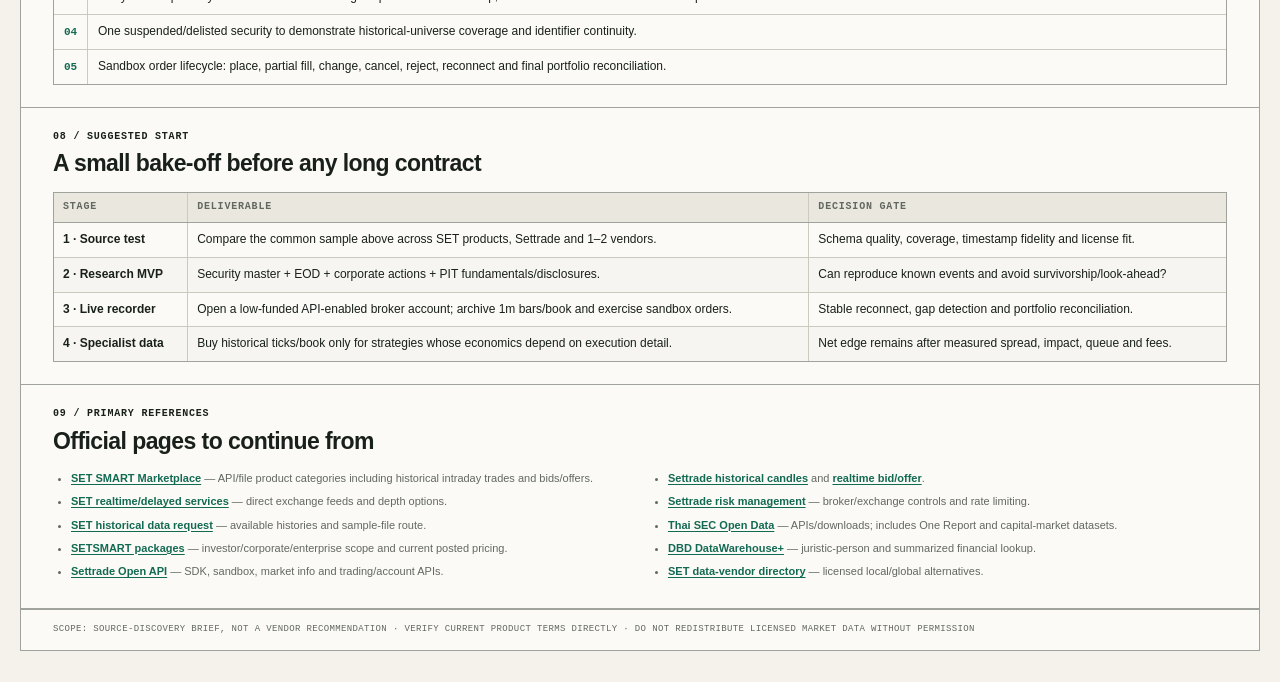
<file: 2026-08-24-thai-equity-data-stack/index.html>
<!-- ---
title: "Thai equities — data & trading API source map"
date: 2026-08-24
type: research-index
tags: [thailand, equities, market-data, intraday, settrade, trading-api]
status: published
summary: "Compact entry point for evaluating Thai equity fundamentals, prices, intraday feeds, and broker trading APIs."
--- -->
<!doctype html>
<html lang="en">
<head>
  <meta charset="utf-8">
  <meta name="viewport" content="width=device-width, initial-scale=1">
  <meta name="color-scheme" content="light dark">
  <meta name="description" content="A compact source map and evaluation brief for Thai equity research data, intraday feeds, and trading APIs.">
  <title>Thai equities — data & trading API source map</title>
  <style>
    :root {
      --paper: #f4f2eb;
      --panel: #fbfaf6;
      --ink: #19201c;
      --muted: #626860;
      --line: #ccc9bd;
      --line-strong: #9fa39b;
      --accent: #126a52;
      --accent-soft: #d9e9e2;
      --warn: #a25a19;
      --warn-soft: #f3e4d3;
      --bad: #a33b32;
      --bad-soft: #f1dcd8;
      --blue: #2f6789;
      --blue-soft: #dce7ee;
      --max: 1240px;
    }

    * { box-sizing: border-box; }
    html { scroll-behavior: smooth; }
    body {
      margin: 0;
      background: var(--paper);
      color: var(--ink);
      font-family: "Avenir Next", Avenir, "Noto Sans", "Helvetica Neue", Arial, sans-serif;
      font-size: 14px;
      line-height: 1.48;
      text-rendering: optimizeLegibility;
    }

    a { color: var(--accent); text-underline-offset: 2px; }
    a:hover { text-decoration-thickness: 2px; }
    code {
      padding: 0.06rem 0.28rem;
      border: 1px solid var(--line);
      background: var(--panel);
      font-family: ui-monospace, SFMono-Regular, Menlo, Consolas, monospace;
      font-size: 0.9em;
    }

    .page {
      width: min(calc(100% - 28px), var(--max));
      margin: 14px auto 36px;
      border: 1px solid var(--line-strong);
      background: var(--panel);
    }

    .topline {
      display: flex;
      flex-wrap: wrap;
      justify-content: space-between;
      gap: 8px 18px;
      padding: 8px 18px;
      border-bottom: 1px solid var(--line-strong);
      color: var(--muted);
      font-family: ui-monospace, SFMono-Regular, Menlo, Consolas, monospace;
      font-size: 10px;
      letter-spacing: 0.09em;
      text-transform: uppercase;
    }

    header {
      padding: 28px 32px 25px;
      border-bottom: 1px solid var(--line-strong);
    }
    .eyebrow, .section-label, th, .kicker {
      font-family: ui-monospace, SFMono-Regular, Menlo, Consolas, monospace;
      font-size: 10px;
      font-weight: 700;
      letter-spacing: 0.08em;
      text-transform: uppercase;
    }
    .eyebrow { color: var(--accent); }
    h1 {
      max-width: 920px;
      margin: 7px 0 10px;
      font-size: clamp(34px, 5vw, 60px);
      font-weight: 680;
      letter-spacing: -0.045em;
      line-height: 1.02;
    }
    .lede {
      max-width: 920px;
      margin: 0;
      color: var(--muted);
      font-size: clamp(15px, 1.6vw, 18px);
    }
    .quick-nav {
      display: flex;
      flex-wrap: wrap;
      gap: 6px;
      margin-top: 18px;
    }
    .quick-nav a {
      padding: 5px 8px;
      border: 1px solid var(--line);
      color: var(--ink);
      font-family: ui-monospace, SFMono-Regular, Menlo, Consolas, monospace;
      font-size: 10px;
      text-decoration: none;
      text-transform: uppercase;
    }
    .quick-nav a:hover { border-color: var(--accent); color: var(--accent); }

    section {
      padding: 22px 32px;
      border-bottom: 1px solid var(--line-strong);
    }
    section:last-child { border-bottom: 0; }
    .section-head {
      display: flex;
      align-items: end;
      justify-content: space-between;
      gap: 16px;
      margin-bottom: 12px;
    }
    h2 {
      margin: 2px 0 0;
      font-size: 23px;
      font-weight: 680;
      letter-spacing: -0.025em;
    }
    h3 {
      margin: 0 0 5px;
      font-size: 15px;
      font-weight: 700;
    }
    p { margin: 0 0 10px; }
    p:last-child { margin-bottom: 0; }
    .section-note { max-width: 560px; margin: 0; color: var(--muted); font-size: 12px; text-align: right; }

    .takeaways {
      display: grid;
      grid-template-columns: repeat(3, minmax(0, 1fr));
      border: 1px solid var(--line-strong);
    }
    .takeaway { min-width: 0; padding: 13px 14px; border-right: 1px solid var(--line); }
    .takeaway:last-child { border-right: 0; }
    .takeaway .kicker { display: block; margin-bottom: 4px; color: var(--accent); }
    .takeaway p { color: var(--muted); font-size: 12px; }
    .takeaway strong { color: var(--ink); }

    .callout {
      padding: 12px 14px;
      border: 1px solid var(--line-strong);
      border-left: 4px solid var(--warn);
      background: var(--warn-soft);
    }
    .callout strong { display: inline-block; margin-right: 5px; }

    .flow {
      display: grid;
      grid-template-columns: repeat(4, minmax(0, 1fr));
      border: 1px solid var(--line-strong);
    }
    .flow-step { position: relative; min-width: 0; padding: 12px 14px; border-right: 1px solid var(--line); }
    .flow-step:last-child { border-right: 0; }
    .flow-step:not(:last-child)::after {
      position: absolute;
      top: 50%;
      right: -8px;
      z-index: 1;
      width: 15px;
      height: 15px;
      transform: translateY(-50%) rotate(45deg);
      border-top: 1px solid var(--line);
      border-right: 1px solid var(--line);
      background: var(--panel);
      content: "";
    }
    .flow-step b { display: block; margin-bottom: 3px; font-size: 12px; }
    .flow-step span { display: block; color: var(--muted); font-size: 11px; }

    .table-wrap { overflow-x: auto; border: 1px solid var(--line-strong); }
    table { width: 100%; border-collapse: collapse; font-size: 12px; }
    th {
      padding: 7px 9px;
      border-right: 1px solid var(--line);
      border-bottom: 1px solid var(--line-strong);
      background: #e9e7de;
      color: var(--muted);
      text-align: left;
      vertical-align: bottom;
    }
    td {
      padding: 8px 9px;
      border-right: 1px solid var(--line);
      border-bottom: 1px solid var(--line);
      vertical-align: top;
    }
    th:last-child, td:last-child { border-right: 0; }
    tbody tr:last-child td { border-bottom: 0; }
    tbody tr:nth-child(even) td { background: rgba(0, 0, 0, 0.018); }
    td:first-child { font-weight: 680; }
    .muted { color: var(--muted); }
    .nowrap { white-space: nowrap; }
    .tag {
      display: inline-block;
      padding: 1px 5px;
      border: 1px solid currentColor;
      font-family: ui-monospace, SFMono-Regular, Menlo, Consolas, monospace;
      font-size: 9px;
      font-weight: 700;
      letter-spacing: 0.04em;
      line-height: 1.45;
      text-transform: uppercase;
    }
    .tag.core { color: var(--accent); background: var(--accent-soft); }
    .tag.live { color: var(--blue); background: var(--blue-soft); }
    .tag.verify { color: var(--warn); background: var(--warn-soft); }
    .tag.blocked { color: var(--bad); background: var(--bad-soft); }

    .use-grid {
      display: grid;
      grid-template-columns: repeat(2, minmax(0, 1fr));
      border: 1px solid var(--line-strong);
    }
    .use {
      min-width: 0;
      padding: 13px 14px;
      border-right: 1px solid var(--line);
      border-bottom: 1px solid var(--line);
    }
    .use:nth-child(2n) { border-right: 0; }
    .use:nth-last-child(-n+2) { border-bottom: 0; }
    .use p { color: var(--muted); font-size: 12px; }
    .use .inputs { margin-top: 7px; color: var(--ink); font-size: 11px; }

    .check-grid {
      display: grid;
      grid-template-columns: repeat(2, minmax(0, 1fr));
      gap: 0;
      border: 1px solid var(--line-strong);
    }
    .check {
      min-width: 0;
      padding: 10px 13px;
      border-right: 1px solid var(--line);
      border-bottom: 1px solid var(--line);
    }
    .check:nth-child(2n) { border-right: 0; }
    .check:nth-last-child(-n+2) { border-bottom: 0; }
    .check b { display: block; margin-bottom: 2px; font-size: 12px; }
    .check span { color: var(--muted); font-size: 11px; }

    .request {
      margin: 0;
      padding: 0;
      counter-reset: req;
      list-style: none;
      border: 1px solid var(--line-strong);
    }
    .request li {
      display: grid;
      grid-template-columns: 34px 1fr;
      gap: 0;
      border-bottom: 1px solid var(--line);
    }
    .request li:last-child { border-bottom: 0; }
    .request li::before {
      display: grid;
      place-items: center;
      border-right: 1px solid var(--line);
      color: var(--accent);
      font-family: ui-monospace, SFMono-Regular, Menlo, Consolas, monospace;
      font-size: 11px;
      font-weight: 700;
      counter-increment: req;
      content: counter(req, decimal-leading-zero);
    }
    .request span { padding: 8px 10px; font-size: 12px; }

    .sources { columns: 2; column-gap: 38px; margin: 0; padding-left: 18px; }
    .sources li { break-inside: avoid; margin-bottom: 7px; color: var(--muted); font-size: 11px; }
    .sources a { font-weight: 650; }
    footer {
      padding: 13px 32px;
      border-top: 1px solid var(--line-strong);
      color: var(--muted);
      font-family: ui-monospace, SFMono-Regular, Menlo, Consolas, monospace;
      font-size: 9px;
      letter-spacing: 0.04em;
      text-transform: uppercase;
    }

    @media (prefers-color-scheme: dark) {
      :root {
        --paper: #151a17;
        --panel: #1c221e;
        --ink: #e9ede8;
        --muted: #aeb6ae;
        --line: #3b443d;
        --line-strong: #657068;
        --accent: #73c7a5;
        --accent-soft: #173e31;
        --warn: #efad67;
        --warn-soft: #4a321d;
        --bad: #ef8f86;
        --bad-soft: #482622;
        --blue: #8bc3e3;
        --blue-soft: #203848;
      }
      th { background: #252c27; }
      tbody tr:nth-child(even) td { background: rgba(255, 255, 255, 0.018); }
    }

    @media (max-width: 780px) {
      .page { width: calc(100% - 12px); margin-top: 6px; }
      header, section { padding: 20px 17px; }
      .section-head { display: block; }
      .section-note { margin-top: 5px; text-align: left; }
      .takeaways, .flow, .use-grid, .check-grid { grid-template-columns: 1fr; }
      .takeaway, .flow-step, .use, .check { border-right: 0; border-bottom: 1px solid var(--line); }
      .takeaway:last-child, .flow-step:last-child, .use:last-child, .check:last-child { border-bottom: 0; }
      .flow-step::after { display: none; }
      .sources { columns: 1; }
    }

    @media print {
      body { background: white; color: black; }
      .page { width: 100%; margin: 0; border: 0; }
      .quick-nav { display: none; }
      a { color: black; }
      section { break-inside: avoid; }
    }
  </style>
</head>
<body>
  <article class="page">
    <div class="topline">
      <span>KP Research / Data infrastructure brief</span>
      <span>As of 24 Aug 2026 · Asia/Bangkok market time</span>
    </div>

    <header>
      <div class="eyebrow">Thai equities · entry point for source evaluation</div>
      <h1>Data & trading API source map</h1>
      <p class="lede">What we need to research, backtest and eventually trade Thai stocks; where it may come from; and what an outside team should verify before we commit to a vendor or broker.</p>
      <nav class="quick-nav" aria-label="Page sections">
        <a href="./tech-architecture.html">Tech architecture →</a>
        <a href="./jp-reference-architecture.html">JP reference →</a>
        <a href="#conclusion">Current conclusion</a>
        <a href="#requirements">Data required</a>
        <a href="#sources">Source map</a>
        <a href="#use-cases">Use cases</a>
        <a href="#questions">Research brief</a>
      </nav>
    </header>

    <section id="conclusion">
      <div class="section-head">
        <div><div class="section-label">01 / Current conclusion</div><h2>A three-source stack is the likely answer</h2></div>
        <p class="section-note">Separate archival research data, live market data and broker execution. One product is unlikely to be best at all three.</p>
      </div>
      <div class="takeaways">
        <div class="takeaway">
          <span class="kicker">Research base</span>
          <p><strong>SET / SEC official data</strong> for security master, EOD prices, corporate actions, filings and point-in-time fundamentals.</p>
        </div>
        <div class="takeaway">
          <span class="kicker">Intraday archive</span>
          <p><strong>SET SMART Marketplace</strong> when we need authoritative trade ticks, historical bids/offers or licensed snapshots.</p>
        </div>
        <div class="takeaway">
          <span class="kicker">Live + execution</span>
          <p><strong>Settrade Open API through a supported broker</strong> for live bars/book, account state and order lifecycle.</p>
        </div>
      </div>
      <div class="callout" style="margin-top:12px">
        <strong>TISCO constraint.</strong> The current Settrade broker matrix marks both stock and TFEX Open API as unavailable for TISCO. The existing account is suitable for manual Streaming, but not the public retail API. Keep TISCO if desired; use a second, API-enabled broker for automation. <a href="https://www.settrade.com/th/services-and-tools/brokers">Official broker matrix</a>.
      </div>
      <p class="muted" style="margin-top:10px;font-size:12px"><b>For engineers:</b> continue with the plain-language <a href="./tech-architecture.html">database, crawler, scheduler and trading-platform design</a>.</p>
    </section>

    <section aria-labelledby="architecture-title">
      <div class="section-head">
        <div><div class="section-label">02 / Target shape</div><h2 id="architecture-title">Keep raw, canonical and strategy data distinct</h2></div>
      </div>
      <div class="flow" role="img" aria-label="Data flow from official sources to research and trading">
        <div class="flow-step"><b>1 · Source</b><span>SET · SEC · broker · vendor</span></div>
        <div class="flow-step"><b>2 · Immutable raw</b><span>Payload + retrieval time + license metadata</span></div>
        <div class="flow-step"><b>3 · Canonical model</b><span>Securities · bars · actions · filings · orders</span></div>
        <div class="flow-step"><b>4 · Consumers</b><span>Screen · backtest · paper · live · monitoring</span></div>
      </div>
      <p class="muted" style="margin-top:9px;font-size:11px">Store exchange time and UTC; preserve raw and adjusted prices; model auctions and session status; expose point-in-time views using the actual publication timestamp—not fiscal-period end.</p>
    </section>

    <section id="requirements">
      <div class="section-head">
        <div><div class="section-label">03 / Data required</div><h2>Minimum viable coverage</h2></div>
        <p class="section-note">P0 is enough to start daily research. P1 enables intraday signals and paper trading. P2 is only needed for execution-sensitive work.</p>
      </div>
      <div class="table-wrap">
        <table>
          <thead><tr><th>Dataset</th><th>Fields / behavior required</th><th>Priority</th><th>Example</th></tr></thead>
          <tbody>
            <tr><td>Security master</td><td>Symbol and stable ID, market/board, instrument type, sector, listing/delisting dates, status, foreign/NVDR eligibility.</td><td><span class="tag core">P0 core</span></td><td>AOT common share vs NVDR/foreign line; no survivorship-only universe.</td></tr>
            <tr><td>EOD prices & indices</td><td>Raw OHLCV/value, adjusted series, total-return benchmark, market cap/free float, trading flags.</td><td><span class="tag core">P0 core</span></td><td>Daily SET100 screen and abnormal returns versus SET50.</td></tr>
            <tr><td>Corporate actions</td><td>Announcement, ex/record/payment dates; split, dividend, rights, warrant, tender, symbol change and delisting.</td><td><span class="tag core">P0 core</span></td><td>Rebuild a correct AOT return series without double-adjusting dividends.</td></tr>
            <tr><td>Fundamentals & filings</td><td>Quarterly/annual statements, ratios, filing documents and <em>availability timestamp</em>; original and restated values.</td><td><span class="tag core">P0 core</span></td><td>Value/quality screen using only numbers public on each historical date.</td></tr>
            <tr><td>Intraday bars</td><td>At least 1m/5m OHLCV/value, session/auction labels, gap-fill behavior and documented history depth.</td><td><span class="tag live">P1 live</span></td><td>Measure 5m, 30m and close reaction after an earnings release.</td></tr>
            <tr><td>Live quotes & book</td><td>Last trade, cumulative volume/value, market status, 5–10 bid/offer levels, timestamps/sequence and reconnect rules.</td><td><span class="tag live">P1 live</span></td><td>Reject a signal when CPALL spread or displayed depth is abnormal.</td></tr>
            <tr><td>Trading/account API</td><td>Place/change/cancel, order and fill stream, positions, buying power, fees, rejects, idempotency and sandbox.</td><td><span class="tag live">P1 live</span></td><td>Paper-to-live order lifecycle with reconciliation after reconnect.</td></tr>
            <tr><td>Tick & historical book</td><td>Every trade plus historical bid/offer updates, auction events, corrections and sequence integrity.</td><td><span class="tag verify">P2 specialist</span></td><td>Estimate slippage and queue risk for an intraday strategy.</td></tr>
            <tr><td>Ownership & market structure</td><td>Major holders, insider changes, 246-2/59 filings, NVDR, short sales, program trading and foreign room.</td><td><span class="tag verify">P2 enrich</span></td><td>Ownership/catalyst monitor and crowding/liquidity diagnostics.</td></tr>
          </tbody>
        </table>
      </div>
    </section>

    <section id="sources">
      <div class="section-head">
        <div><div class="section-label">04 / Potential sources</div><h2>Shortlist and intended role</h2></div>
        <p class="section-note">“Available” does not imply licensed for redistribution. Obtain written terms for storage, derived data and external sharing.</p>
      </div>
      <div class="table-wrap">
        <table>
          <thead><tr><th>Source</th><th>What it appears to provide</th><th>Best role</th><th>What the team must verify</th></tr></thead>
          <tbody>
            <tr>
              <td><a href="https://www.set.or.th/en/services/connectivity-and-data/data/smart-marketplace">SET SMART Marketplace</a></td>
              <td>API/files for historical equity trades, bids/offers and indices; real-time/delayed snapshots; EOD; reference/corporate actions; company fundamentals and structured One Report.</td>
              <td><span class="tag core">Primary</span> authoritative automated data and tick backfill.</td>
              <td>Price by dataset/history, book depth, timestamps/sequence, corrections, quotas and internal/derived-data rights.</td>
            </tr>
            <tr>
              <td><a href="https://developer.settrade.com/open-api/">Settrade Open API</a></td>
              <td>Realtime price state, 10-level bid/offer, live/historical candles; portfolio, orders, deals and place/change/cancel. Candle intervals documented from 1m to monthly.</td>
              <td><span class="tag live">Live + trade</span> recorder, paper/live execution through an enabled broker.</td>
              <td>Broker eligibility/fees, bar retention, max symbols/connections, rate limits, replay/gap fill, short/credit support and API-key lifecycle.</td>
            </tr>
            <tr>
              <td><a href="https://www.set.or.th/en/services/connectivity-and-data/data/web-based">SETSMART</a></td>
              <td>Investor portal with real-time and five years of SET/TFEX/fund history, company information, statements and announcements; currently shown at THB 250/month.</td>
              <td><span class="tag verify">Manual QA</span> source discovery, spot checks and analyst workflow.</td>
              <td>Export limits and whether a suitable API/corporate package is available; do not assume the retail portal is a bulk feed.</td>
            </tr>
            <tr>
              <td><a href="https://www.set.or.th/en/services/connectivity-and-data/data/data-request">SET Historical Data Request</a></td>
              <td>One-time historical datasets: EOD trading/statistics, indices, corporate actions, holders, free float, foreign room and financial statements; some series reach back to 1975.</td>
              <td><span class="tag core">Backfill</span> fixed historical archive when an API subscription is unnecessary.</td>
              <td>Exact sample schema, survivorship/delistings, adjustment rules, delivery format, update path and use restrictions.</td>
            </tr>
            <tr>
              <td><a href="https://secopendata.sec.or.th/">Thai SEC Open Data</a> + <a href="https://market.sec.or.th/public/idisc/en/company/listed/A">SEC iDISC</a></td>
              <td>Free datasets/APIs and filings, including One Report; iDISC exposes financial statements, 56-1/56-2 and listed-company documents. SEC also publishes 59 and 246-2 ownership reports.</td>
              <td><span class="tag core">Filings</span> point-in-time documents, governance and ownership events.</td>
              <td>API product coverage, stable identifiers, release timestamps, pagination, historical revisions and document-language handling.</td>
            </tr>
            <tr>
              <td><a href="https://datawarehouse.dbd.go.th/juristic">DBD DataWarehouse+</a></td>
              <td>Juristic-person status, address, registered capital, change history and summarized financials/ratios.</td>
              <td><span class="tag verify">Cross-check</span> legal entity and non-listed affiliate/supplier research.</td>
              <td>No public automation route was confirmed in this pass; ask DBD about API/bulk access and usage terms rather than scraping the portal.</td>
            </tr>
            <tr>
              <td><a href="https://www.set.or.th/en/services/connectivity-and-data/data/data-vendor">SET-authorized data vendors</a></td>
              <td>Directory of local and global vendors for real-time/delayed, EOD/historical and news; examples listed by SET include Bloomberg, BMLL and FactSet.</td>
              <td><span class="tag verify">Enterprise</span> fallback where cross-market normalization or SLA matters.</td>
              <td>Thai depth, adjusted history, point-in-time fundamentals, API rights, latency, redistribution and total cost.</td>
            </tr>
            <tr>
              <td>Consumer aggregators</td>
              <td>Services such as Yahoo Finance (<code>AOT.BK</code>) or TradingView may be convenient for quick daily-price prototypes.</td>
              <td><span class="tag blocked">Prototype only</span> smoke tests and visual comparison.</td>
              <td>Not a production source until completeness, delisted coverage, adjustments, timestamps, rate limits and licensing are independently established.</td>
            </tr>
          </tbody>
        </table>
      </div>
    </section>

    <section aria-labelledby="settrade-title">
      <div class="section-head">
        <div><div class="section-label">05 / Settrade detail</div><h2 id="settrade-title">Useful live feed; not a complete tick archive</h2></div>
      </div>
      <div class="table-wrap">
        <table>
          <thead><tr><th>Capability</th><th>Documented example</th><th>Interpretation</th></tr></thead>
          <tbody>
            <tr><td>Realtime price</td><td>Last/high/low/change, projected open, cumulative volume/value and market status.</td><td>Good for live state and monitoring; not proof of every trade print.</td></tr>
            <tr><td>Bid/offer</td><td>Push subscription with 10 price/volume levels per side and auction flags.</td><td>Useful for current liquidity. Confirm sequence, throttling and gap recovery.</td></tr>
            <tr><td>Candles</td><td><code>1m, 3m, 5m, 10m, 15m, 30m, 60m, 120m, 240m, 1d, 1w, 1M</code>; historical query supports start/end/limit and normalized prices.</td><td>Suitable for bar strategies. Public docs do not state usable retention depth; test it.</td></tr>
            <tr><td>Equity orders</td><td>Limit, ATO, ATC, MP-MKT and MP-MTL; Day/IOC/FOK/date/GTC-like validity depending on session.</td><td>Broker risk controls, whitelists and rate limits still apply.</td></tr>
          </tbody>
        </table>
      </div>
      <p class="muted" style="margin-top:9px;font-size:11px">Current official examples of equity-enabled brokers include BYD, Globlex, INVX, KGI, Kingsford, Trinity and UOBKH. Re-check the live <a href="https://developer.settrade.com/open-api/document/broker-list">Open API broker list</a> before opening an account. Credentials are generated in Streaming under API Key Management for an eligible account; sandbox data are simulated.</p>
    </section>

    <section id="use-cases">
      <div class="section-head">
        <div><div class="section-label">06 / Example use cases</div><h2>What the stack should make possible</h2></div>
      </div>
      <div class="use-grid">
        <div class="use">
          <h3>Disclosure reaction study</h3>
          <p>Join a SET/SEC release timestamp to 1-minute bars and a SET50 benchmark; measure 5m, 30m, close and next-day abnormal return.</p>
          <div class="inputs"><b>Inputs:</b> filing timestamp · 1m bars · index bars · security master</div>
        </div>
        <div class="use">
          <h3>Fundamental screen without look-ahead</h3>
          <p>Rank liquid SET/mai shares on value, quality and revisions using only statements available on each simulated date.</p>
          <div class="inputs"><b>Inputs:</b> PIT fundamentals · filings · EOD prices · corporate actions · delisted names</div>
        </div>
        <div class="use">
          <h3>Liquidity-aware intraday signal</h3>
          <p>Trade only when spread, displayed depth and recent volume are acceptable; estimate slippage from tick/book history before promotion.</p>
          <div class="inputs"><b>Inputs:</b> live 10-level book · bars · historical trades/book · market status</div>
        </div>
        <div class="use">
          <h3>Paper-to-live execution</h3>
          <p>Generate an order, pass broker risk checks, monitor partial fills/cancels and reconcile positions after reconnect—without changing strategy logic.</p>
          <div class="inputs"><b>Inputs:</b> Settrade order/account APIs · fills · cash/positions · immutable order IDs</div>
        </div>
      </div>
    </section>

    <section id="questions">
      <div class="section-head">
        <div><div class="section-label">07 / Outside-team research brief</div><h2>Questions that decide the vendor/broker choice</h2></div>
        <p class="section-note">Request written answers and sample payloads. Product pages are not enough for architecture or licensing decisions.</p>
      </div>
      <div class="check-grid">
        <div class="check"><b>Coverage & identifiers</b><span>SET/mai, common/ETF/DR/DW, NVDR/foreign, suspended and delisted names; stable ID across symbol changes.</span></div>
        <div class="check"><b>History & point-in-time</b><span>First date, exact intraday retention, filing publication time, restatements, original vs adjusted values.</span></div>
        <div class="check"><b>Microstructure fidelity</b><span>Trade ticks vs snapshots; auction prints; order-book depth, sequence, corrections, timezone and session labels.</span></div>
        <div class="check"><b>Operational limits</b><span>Requests/minute, max subscribed symbols/connections, reconnect/replay, SLA, maintenance windows and gap-fill.</span></div>
        <div class="check"><b>Trading differences</b><span>Broker eligibility, fees/minimums, order/validity types, credit/short rules, sandbox realism, PIN/key expiry and rejects.</span></div>
        <div class="check"><b>License</b><span>Internal storage, backtesting, derived metrics/models, screenshots, external reports and raw/derived redistribution.</span></div>
      </div>

      <h3 style="margin-top:17px">Ask each serious candidate for the same sample</h3>
      <ol class="request">
        <li><span>AOT, PTT and CPALL: one year of raw EOD plus all corporate actions and an adjusted series.</span></li>
        <li><span>The same names: 20 sessions of 1-minute bars and one complete day of trades + book, including open/close auction.</span></li>
        <li><span>Ten years of quarterly fundamentals with the original publication timestamp, revisions and one restatement example.</span></li>
        <li><span>One suspended/delisted security to demonstrate historical-universe coverage and identifier continuity.</span></li>
        <li><span>Sandbox order lifecycle: place, partial fill, change, cancel, reject, reconnect and final portfolio reconciliation.</span></li>
      </ol>
    </section>

    <section aria-labelledby="next-title">
      <div class="section-head">
        <div><div class="section-label">08 / Suggested start</div><h2 id="next-title">A small bake-off before any long contract</h2></div>
      </div>
      <div class="table-wrap">
        <table>
          <thead><tr><th>Stage</th><th>Deliverable</th><th>Decision gate</th></tr></thead>
          <tbody>
            <tr><td>1 · Source test</td><td>Compare the common sample above across SET products, Settrade and 1–2 vendors.</td><td>Schema quality, coverage, timestamp fidelity and license fit.</td></tr>
            <tr><td>2 · Research MVP</td><td>Security master + EOD + corporate actions + PIT fundamentals/disclosures.</td><td>Can reproduce known events and avoid survivorship/look-ahead?</td></tr>
            <tr><td>3 · Live recorder</td><td>Open a low-funded API-enabled broker account; archive 1m bars/book and exercise sandbox orders.</td><td>Stable reconnect, gap detection and portfolio reconciliation.</td></tr>
            <tr><td>4 · Specialist data</td><td>Buy historical ticks/book only for strategies whose economics depend on execution detail.</td><td>Net edge remains after measured spread, impact, queue and fees.</td></tr>
          </tbody>
        </table>
      </div>
    </section>

    <section aria-labelledby="sources-title">
      <div class="section-head">
        <div><div class="section-label">09 / Primary references</div><h2 id="sources-title">Official pages to continue from</h2></div>
      </div>
      <ul class="sources">
        <li><a href="https://www.set.or.th/en/services/connectivity-and-data/data/smart-marketplace">SET SMART Marketplace</a> — API/file product categories including historical intraday trades and bids/offers.</li>
        <li><a href="https://www.set.or.th/en/services/connectivity-and-data/data/realtime">SET realtime/delayed services</a> — direct exchange feeds and depth options.</li>
        <li><a href="https://www.set.or.th/en/services/connectivity-and-data/data/data-request">SET historical data request</a> — available histories and sample-file route.</li>
        <li><a href="https://www.set.or.th/en/services/connectivity-and-data/data/web-based">SETSMART packages</a> — investor/corporate/enterprise scope and current posted pricing.</li>
        <li><a href="https://developer.settrade.com/open-api/">Settrade Open API</a> — SDK, sandbox, market info and trading/account APIs.</li>
        <li><a href="https://developer.settrade.com/open-api/api-reference/reference/sdkv2/python/market-historical-data/2_getCandlestick">Settrade historical candles</a> and <a href="https://developer.settrade.com/open-api/api-reference/reference/sdkv2/python/market-mqtt-realtime-data/3_subscribeBidOffer">realtime bid/offer</a>.</li>
        <li><a href="https://developer.settrade.com/open-api/document/risk-management">Settrade risk management</a> — broker/exchange controls and rate limiting.</li>
        <li><a href="https://secopendata.sec.or.th/">Thai SEC Open Data</a> — APIs/downloads; includes One Report and capital-market datasets.</li>
        <li><a href="https://datawarehouse.dbd.go.th/juristic">DBD DataWarehouse+</a> — juristic-person and summarized financial lookup.</li>
        <li><a href="https://www.set.or.th/en/services/connectivity-and-data/data/data-vendor">SET data-vendor directory</a> — licensed local/global alternatives.</li>
      </ul>
    </section>

    <footer>Scope: source-discovery brief, not a vendor recommendation · Verify current product terms directly · Do not redistribute licensed market data without permission</footer>
  </article>
</body>
</html>
</file>
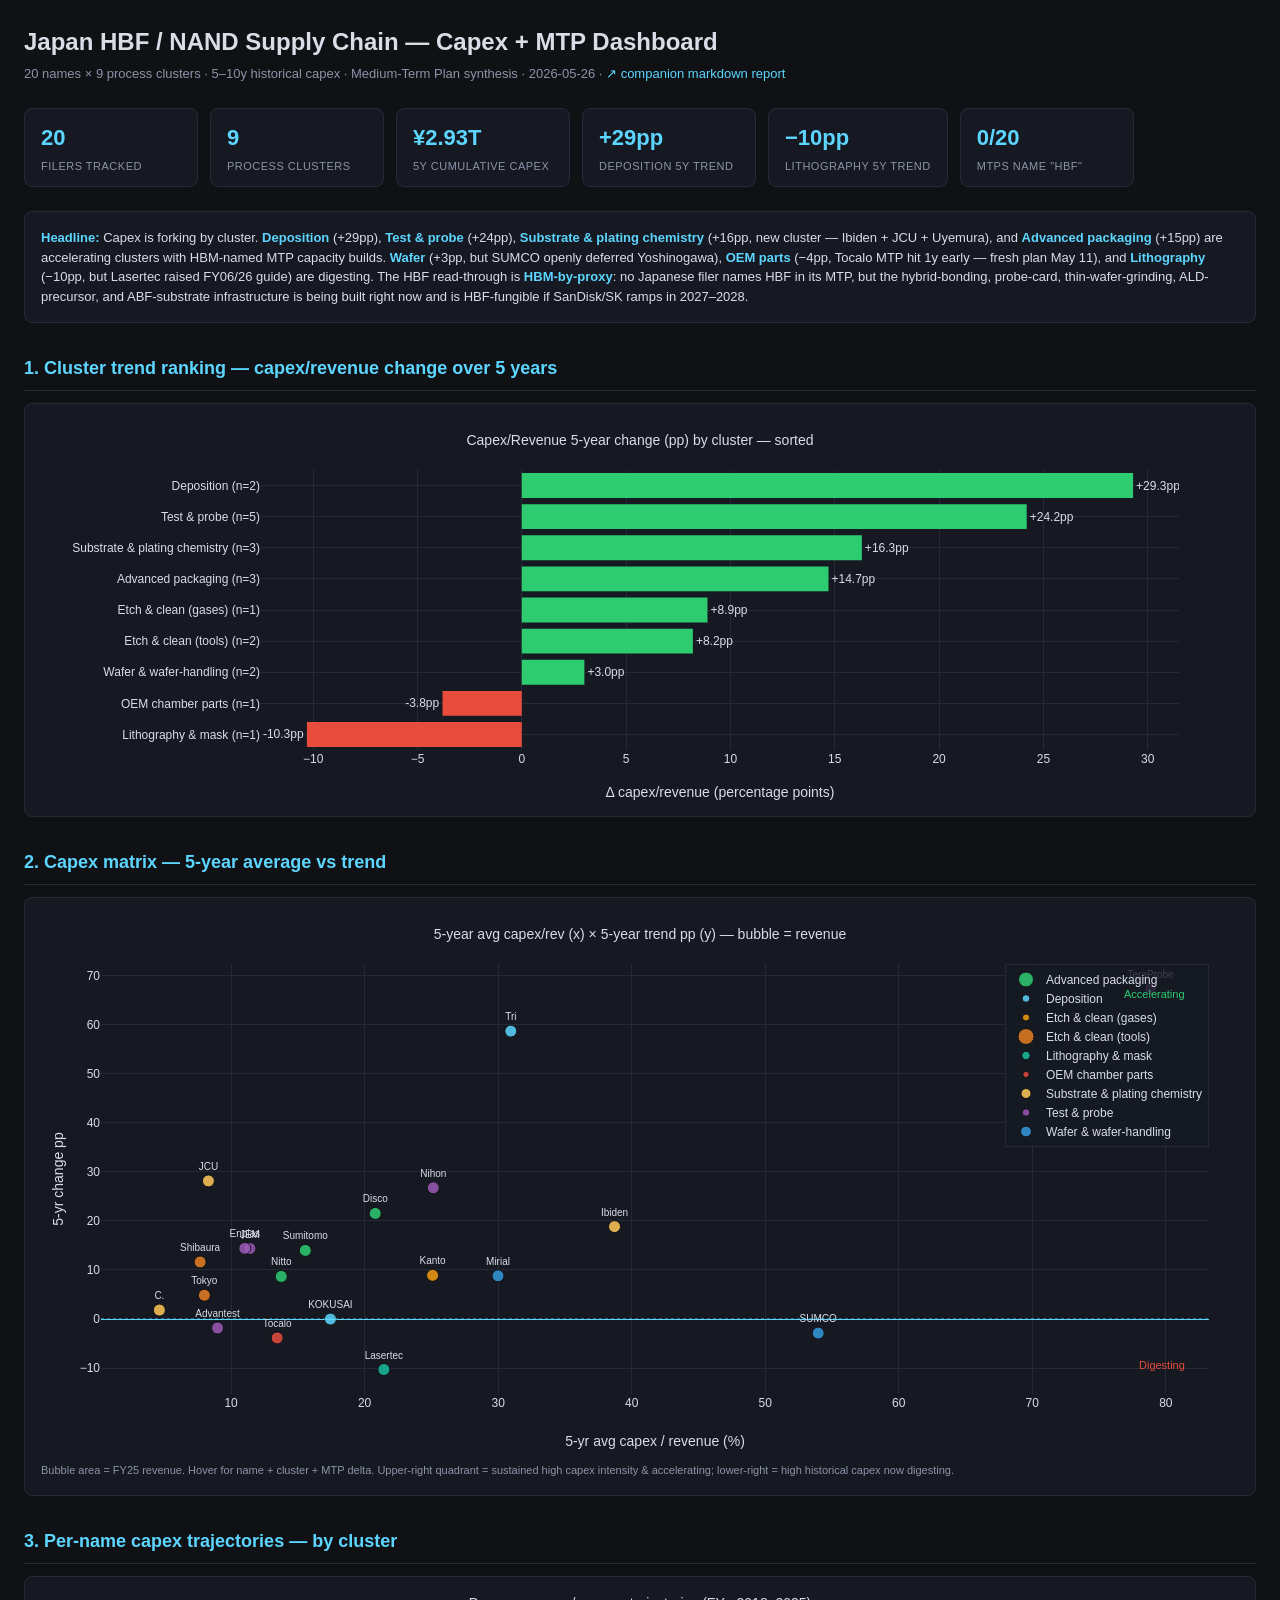
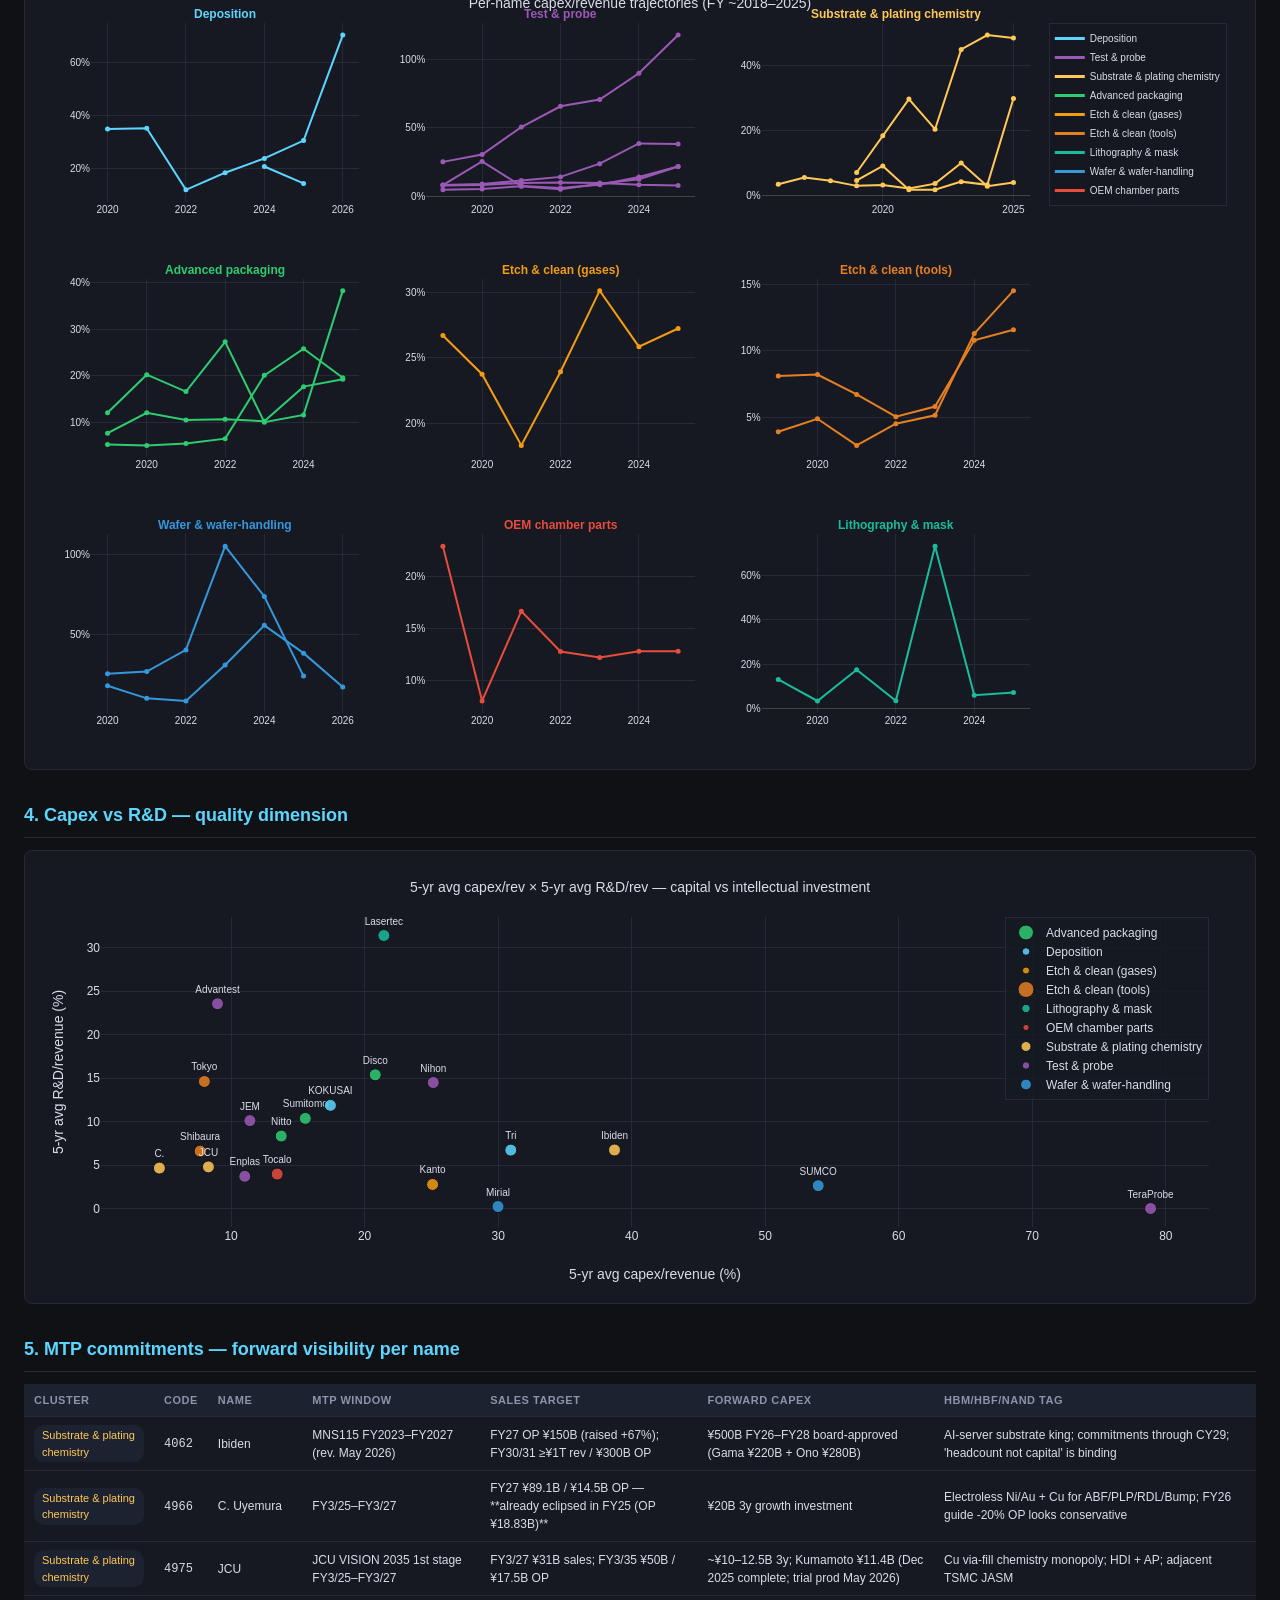
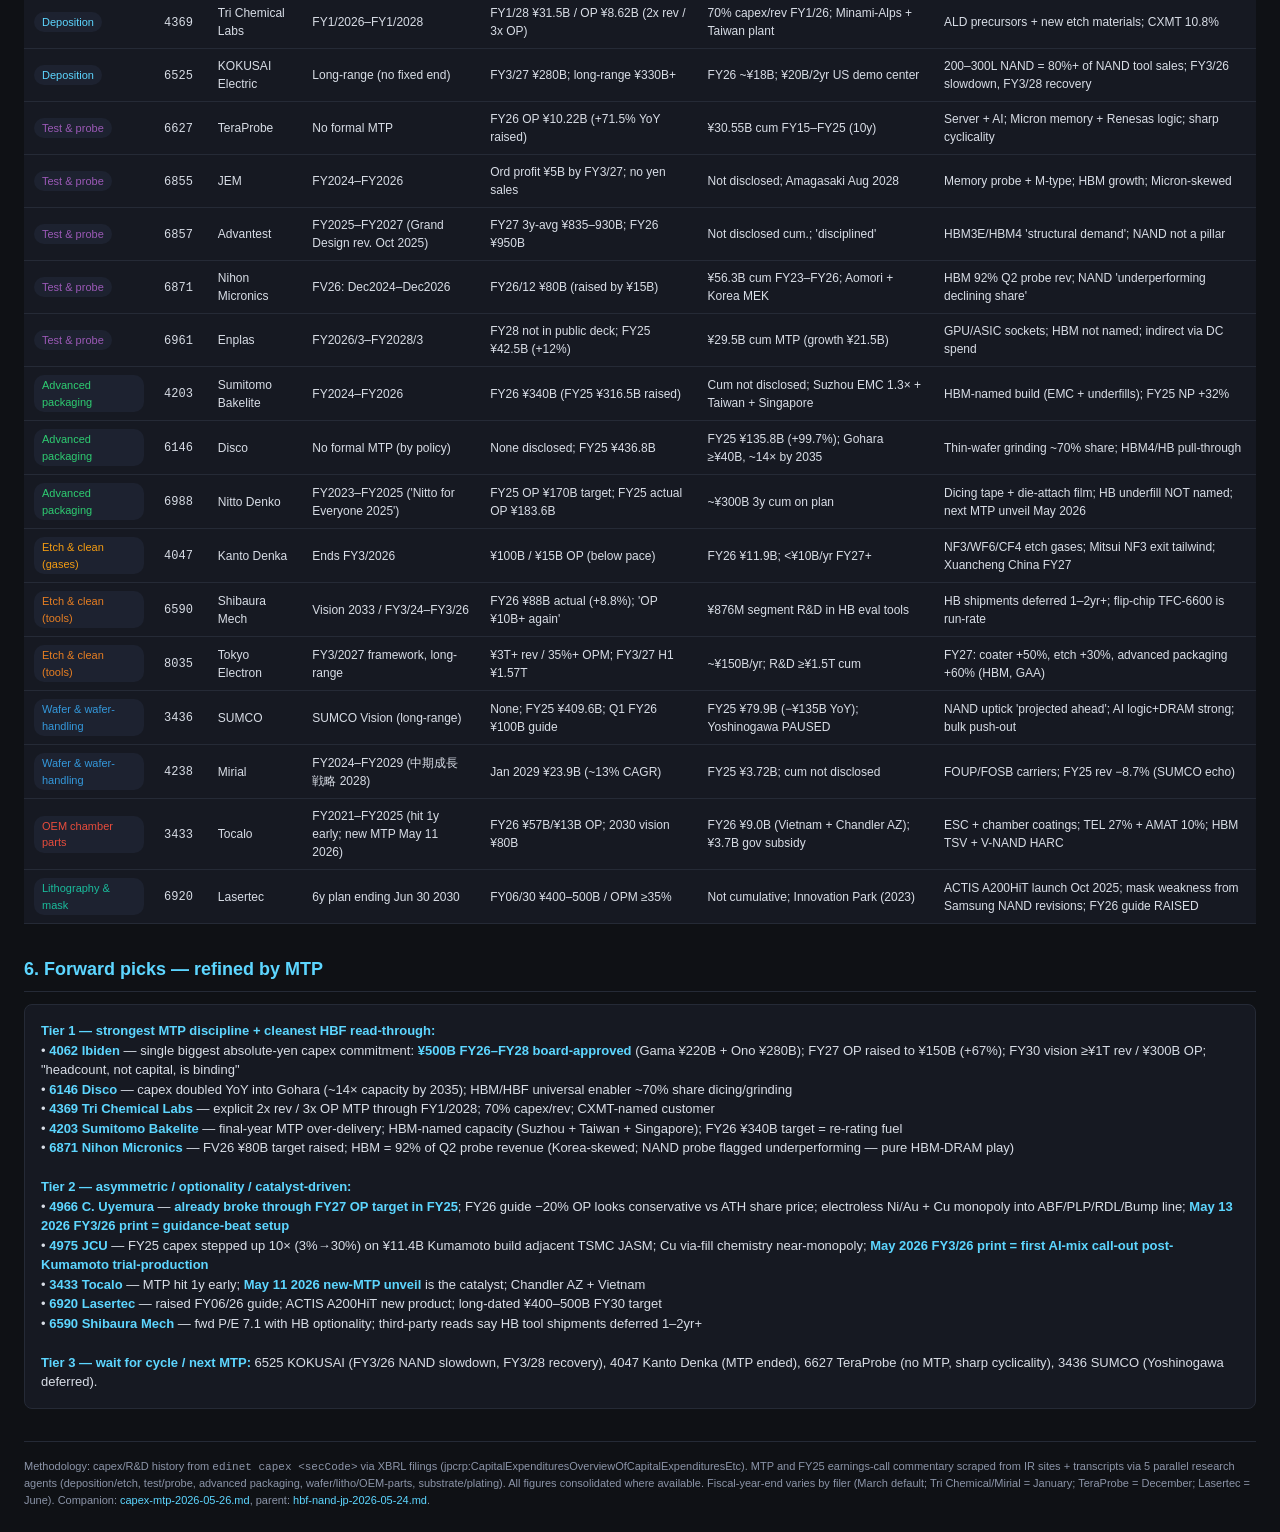
<file: 2026-05-27-jp-semi-supply-chain-facilities/cluster-dashboard.html>
<!DOCTYPE html>
<html lang="en">
<head>
<meta charset="UTF-8">
<title>Japan HBF / NAND Supply Chain — Capex + MTP Dashboard (2026-05-26)</title>
<script src="https://cdn.plot.ly/plotly-2.35.2.min.js"></script>
<style>
  :root {
    --bg: #0f1115;
    --panel: #161922;
    --border: #252a36;
    --text: #d8dde6;
    --muted: #8b94a8;
    --accent: #5dd6ff;
    --up: #2ecc71;
    --down: #e74c3c;
    --neutral: #f1c40f;
  }
  body {
    margin: 0; padding: 24px;
    background: var(--bg);
    color: var(--text);
    font-family: -apple-system, BlinkMacSystemFont, "Segoe UI", Roboto, sans-serif;
    line-height: 1.5;
  }
  h1 { font-size: 24px; margin: 0 0 4px; }
  h2 { font-size: 18px; margin: 32px 0 12px; color: var(--accent); border-bottom: 1px solid var(--border); padding-bottom: 8px; }
  h3 { font-size: 14px; margin: 16px 0 8px; color: var(--muted); text-transform: uppercase; letter-spacing: 0.5px; }
  .subtitle { color: var(--muted); margin-bottom: 24px; font-size: 13px; }
  .kpis { display: flex; gap: 12px; margin: 24px 0; flex-wrap: wrap; }
  .kpi {
    background: var(--panel); border: 1px solid var(--border);
    padding: 12px 16px; border-radius: 8px; min-width: 140px;
  }
  .kpi .val { font-size: 22px; font-weight: 600; color: var(--accent); }
  .kpi .lbl { font-size: 11px; color: var(--muted); text-transform: uppercase; letter-spacing: 0.5px; margin-top: 4px; }
  .chart-panel {
    background: var(--panel); border: 1px solid var(--border);
    border-radius: 8px; padding: 16px; margin-bottom: 16px;
  }
  .chart-grid { display: grid; grid-template-columns: 1fr 1fr; gap: 16px; }
  .narrative {
    background: var(--panel); border: 1px solid var(--border);
    border-radius: 8px; padding: 16px; margin-bottom: 16px;
    font-size: 13px; color: var(--text);
  }
  .narrative b { color: var(--accent); }
  table {
    width: 100%; border-collapse: collapse;
    background: var(--panel); margin: 12px 0;
    font-size: 12px;
  }
  th, td { padding: 8px 10px; text-align: left; border-bottom: 1px solid var(--border); }
  th { background: #1d2230; color: var(--muted); text-transform: uppercase; font-size: 11px; letter-spacing: 0.5px; }
  td.num { text-align: right; font-variant-numeric: tabular-nums; }
  td.pos { color: var(--up); }
  td.neg { color: var(--down); }
  .pill {
    display: inline-block; padding: 2px 8px; border-radius: 10px;
    background: #1d2230; color: var(--muted); font-size: 11px;
  }
  .pill.up { background: rgba(46, 204, 113, 0.15); color: var(--up); }
  .pill.down { background: rgba(231, 76, 60, 0.15); color: var(--down); }
  footer { color: var(--muted); font-size: 11px; margin-top: 32px; border-top: 1px solid var(--border); padding-top: 16px; }
  a { color: var(--accent); text-decoration: none; }
  a:hover { text-decoration: underline; }
  @media (max-width: 900px) { .chart-grid { grid-template-columns: 1fr; } }
</style>
</head>
<body>

<h1>Japan HBF / NAND Supply Chain — Capex + MTP Dashboard</h1>
<div class="subtitle">20 names × 9 process clusters · 5–10y historical capex · Medium-Term Plan synthesis · 2026-05-26 · <a href="hbf-nand-jp-capex-mtp-2026-05-26.md">↗ companion markdown report</a></div>

<div class="kpis">
  <div class="kpi"><div class="val">20</div><div class="lbl">filers tracked</div></div>
  <div class="kpi"><div class="val">9</div><div class="lbl">process clusters</div></div>
  <div class="kpi"><div class="val">¥2.93T</div><div class="lbl">5y cumulative capex</div></div>
  <div class="kpi"><div class="val">+29pp</div><div class="lbl">deposition 5y trend</div></div>
  <div class="kpi"><div class="val">−10pp</div><div class="lbl">lithography 5y trend</div></div>
  <div class="kpi"><div class="val">0/20</div><div class="lbl">MTPs name "HBF"</div></div>
</div>

<div class="narrative">
<b>Headline:</b> Capex is forking by cluster. <b>Deposition</b> (+29pp), <b>Test & probe</b> (+24pp), <b>Substrate & plating chemistry</b> (+16pp, new cluster — Ibiden + JCU + Uyemura), and <b>Advanced packaging</b> (+15pp) are accelerating clusters with HBM-named MTP capacity builds. <b>Wafer</b> (+3pp, but SUMCO openly deferred Yoshinogawa), <b>OEM parts</b> (−4pp, Tocalo MTP hit 1y early — fresh plan May 11), and <b>Lithography</b> (−10pp, but Lasertec raised FY06/26 guide) are digesting. The HBF read-through is <b>HBM-by-proxy</b>: no Japanese filer names HBF in its MTP, but the hybrid-bonding, probe-card, thin-wafer-grinding, ALD-precursor, and ABF-substrate infrastructure is being built right now and is HBF-fungible if SanDisk/SK ramps in 2027–2028.
</div>

<h2>1. Cluster trend ranking — capex/revenue change over 5 years</h2>
<div class="chart-panel"><div id="chart-cluster-trend" style="height: 380px;"></div></div>

<h2>2. Capex matrix — 5-year average vs trend</h2>
<div class="chart-panel">
  <div id="chart-bubble" style="height: 540px;"></div>
  <div style="font-size: 11px; color: var(--muted); margin-top: 8px;">
    Bubble area = FY25 revenue. Hover for name + cluster + MTP delta. Upper-right quadrant = sustained high capex intensity & accelerating; lower-right = high historical capex now digesting.
  </div>
</div>

<h2>3. Per-name capex trajectories — by cluster</h2>
<div class="chart-panel"><div id="chart-trajectories" style="height: 760px;"></div></div>

<h2>4. Capex vs R&D — quality dimension</h2>
<div class="chart-panel"><div id="chart-capex-rd" style="height: 420px;"></div></div>

<h2>5. MTP commitments — forward visibility per name</h2>
<table>
  <thead>
    <tr>
      <th>Cluster</th><th>Code</th><th>Name</th><th>MTP window</th>
      <th>Sales target</th><th>Forward capex</th><th>HBM/HBF/NAND tag</th>
    </tr>
  </thead>
  <tbody id="mtp-table"></tbody>
</table>

<h2>6. Forward picks — refined by MTP</h2>
<div class="narrative">
<b>Tier 1 — strongest MTP discipline + cleanest HBF read-through:</b><br>
• <b>4062 Ibiden</b> — single biggest absolute-yen capex commitment: <b>¥500B FY26–FY28 board-approved</b> (Gama ¥220B + Ono ¥280B); FY27 OP raised to ¥150B (+67%); FY30 vision ≥¥1T rev / ¥300B OP; "headcount, not capital, is binding"<br>
• <b>6146 Disco</b> — capex doubled YoY into Gohara (~14× capacity by 2035); HBM/HBF universal enabler ~70% share dicing/grinding<br>
• <b>4369 Tri Chemical Labs</b> — explicit 2x rev / 3x OP MTP through FY1/2028; 70% capex/rev; CXMT-named customer<br>
• <b>4203 Sumitomo Bakelite</b> — final-year MTP over-delivery; HBM-named capacity (Suzhou + Taiwan + Singapore); FY26 ¥340B target = re-rating fuel<br>
• <b>6871 Nihon Micronics</b> — FV26 ¥80B target raised; HBM = 92% of Q2 probe revenue (Korea-skewed; NAND probe flagged underperforming — pure HBM-DRAM play)<br><br>
<b>Tier 2 — asymmetric / optionality / catalyst-driven:</b><br>
• <b>4966 C. Uyemura</b> — <b>already broke through FY27 OP target in FY25</b>; FY26 guide −20% OP looks conservative vs ATH share price; electroless Ni/Au + Cu monopoly into ABF/PLP/RDL/Bump line; <b>May 13 2026 FY3/26 print = guidance-beat setup</b><br>
• <b>4975 JCU</b> — FY25 capex stepped up 10× (3%→30%) on ¥11.4B Kumamoto build adjacent TSMC JASM; Cu via-fill chemistry near-monopoly; <b>May 2026 FY3/26 print = first AI-mix call-out post-Kumamoto trial-production</b><br>
• <b>3433 Tocalo</b> — MTP hit 1y early; <b>May 11 2026 new-MTP unveil</b> is the catalyst; Chandler AZ + Vietnam<br>
• <b>6920 Lasertec</b> — raised FY06/26 guide; ACTIS A200HiT new product; long-dated ¥400–500B FY30 target<br>
• <b>6590 Shibaura Mech</b> — fwd P/E 7.1 with HB optionality; third-party reads say HB tool shipments deferred 1–2yr+<br><br>
<b>Tier 3 — wait for cycle / next MTP:</b> 6525 KOKUSAI (FY3/26 NAND slowdown, FY3/28 recovery), 4047 Kanto Denka (MTP ended), 6627 TeraProbe (no MTP, sharp cyclicality), 3436 SUMCO (Yoshinogawa deferred).
</div>

<footer>
Methodology: capex/R&D history from <code>edinet capex &lt;secCode&gt;</code> via XBRL filings (jpcrp:CapitalExpendituresOverviewOfCapitalExpendituresEtc). MTP and FY25 earnings-call commentary scraped from IR sites + transcripts via 5 parallel research agents (deposition/etch, test/probe, advanced packaging, wafer/litho/OEM-parts, substrate/plating). All figures consolidated where available. Fiscal-year-end varies by filer (March default; Tri Chemical/Mirial = January; TeraProbe = December; Lasertec = June). Companion: <a href="hbf-nand-jp-capex-mtp-2026-05-26.md">capex-mtp-2026-05-26.md</a>, parent: <a href="hbf-nand-jp-2026-05-24.md">hbf-nand-jp-2026-05-24.md</a>.
</footer>

<script>
const TIMESERIES = [{"code":"3433","name":"Tocalo","cluster":"OEM chamber parts","years":[{"fy":2016,"capex_pct":null,"capex_jpy":null,"rd_pct":3.40},{"fy":2017,"capex_pct":null,"capex_jpy":null,"rd_pct":4.12},{"fy":2018,"capex_pct":null,"capex_jpy":null,"rd_pct":3.69},{"fy":2019,"capex_pct":22.88,"capex_jpy":5965000000,"rd_pct":3.85},{"fy":2020,"capex_pct":8.05,"capex_jpy":2314000000,"rd_pct":4.03},{"fy":2021,"capex_pct":16.65,"capex_jpy":4822000000,"rd_pct":4.47},{"fy":2022,"capex_pct":12.79,"capex_jpy":4385000000,"rd_pct":3.78},{"fy":2023,"capex_pct":12.22,"capex_jpy":4855000000,"rd_pct":3.52},{"fy":2024,"capex_pct":12.80,"capex_jpy":4875000000,"rd_pct":4.03},{"fy":2025,"capex_pct":12.81,"capex_jpy":5032000000,"rd_pct":3.99}]},{"code":"3436","name":"SUMCO","cluster":"Wafer & wafer-handling","years":[{"fy":2020,"capex_pct":25.23,"capex_jpy":53333000000,"rd_pct":2.30},{"fy":2021,"capex_pct":26.68,"capex_jpy":69536000000,"rd_pct":2.14},{"fy":2022,"capex_pct":40.25,"capex_jpy":130851000000,"rd_pct":2.02},{"fy":2023,"capex_pct":105.33,"capex_jpy":315415000000,"rd_pct":2.73},{"fy":2024,"capex_pct":73.77,"capex_jpy":214927000000,"rd_pct":2.93},{"fy":2025,"capex_pct":23.82,"capex_jpy":79957000000,"rd_pct":3.32}]},{"code":"4047","name":"Kanto Denka","cluster":"Etch & clean (gases)","years":[{"fy":2018,"capex_pct":null,"capex_jpy":null,"rd_pct":3.40},{"fy":2019,"capex_pct":26.70,"capex_jpy":10243000000,"rd_pct":3.16},{"fy":2020,"capex_pct":23.75,"capex_jpy":10213000000,"rd_pct":3.13},{"fy":2021,"capex_pct":18.32,"capex_jpy":8435000000,"rd_pct":2.92},{"fy":2022,"capex_pct":23.94,"capex_jpy":12284000000,"rd_pct":2.78},{"fy":2023,"capex_pct":30.12,"capex_jpy":16624000000,"rd_pct":2.08},{"fy":2024,"capex_pct":25.85,"capex_jpy":13875000000,"rd_pct":2.55},{"fy":2025,"capex_pct":27.23,"capex_jpy":14138000000,"rd_pct":3.50}]},{"code":"4062","name":"Ibiden","cluster":"Substrate & plating chemistry","years":[{"fy":2019,"capex_pct":7.20,"capex_jpy":22892000000,"rd_pct":4.64},{"fy":2020,"capex_pct":18.54,"capex_jpy":58236000000,"rd_pct":5.16},{"fy":2021,"capex_pct":29.80,"capex_jpy":79392000000,"rd_pct":6.32},{"fy":2022,"capex_pct":20.53,"capex_jpy":61662000000,"rd_pct":5.24},{"fy":2023,"capex_pct":45.09,"capex_jpy":131275000000,"rd_pct":6.76},{"fy":2024,"capex_pct":49.52,"capex_jpy":146583000000,"rd_pct":6.83},{"fy":2025,"capex_pct":48.63,"capex_jpy":157304000000,"rd_pct":8.49}]},{"code":"4203","name":"Sumitomo Bakelite","cluster":"Advanced packaging","years":[{"fy":2016,"capex_pct":null,"capex_jpy":null,"rd_pct":5.54},{"fy":2017,"capex_pct":null,"capex_jpy":null,"rd_pct":5.70},{"fy":2019,"capex_pct":5.41,"capex_jpy":11346000000,"rd_pct":4.88},{"fy":2020,"capex_pct":5.21,"capex_jpy":10773000000,"rd_pct":5.00},{"fy":2021,"capex_pct":5.62,"capex_jpy":11138000000,"rd_pct":5.23},{"fy":2022,"capex_pct":6.64,"capex_jpy":14063000000,"rd_pct":5.07},{"fy":2023,"capex_pct":20.13,"capex_jpy":18313000000,"rd_pct":12.73},{"fy":2024,"capex_pct":25.80,"capex_jpy":22980000000,"rd_pct":14.19},{"fy":2025,"capex_pct":19.61,"capex_jpy":17644000000,"rd_pct":14.59}]},{"code":"4238","name":"Mirial","cluster":"Wafer & wafer-handling","years":[{"fy":2020,"capex_pct":17.75,"capex_jpy":1442000000,"rd_pct":0.83},{"fy":2021,"capex_pct":9.85,"capex_jpy":689000000,"rd_pct":0.89},{"fy":2022,"capex_pct":8.23,"capex_jpy":699000000,"rd_pct":0.39},{"fy":2023,"capex_pct":30.83,"capex_jpy":3087000000,"rd_pct":0.15},{"fy":2024,"capex_pct":55.64,"capex_jpy":5332000000,"rd_pct":0.18},{"fy":2025,"capex_pct":38.22,"capex_jpy":3720000000,"rd_pct":0.20},{"fy":2026,"capex_pct":17.03,"capex_jpy":1986000000,"rd_pct":0.20}]},{"code":"4369","name":"Tri Chemical Labs","cluster":"Deposition","years":[{"fy":2020,"capex_pct":34.85,"capex_jpy":2715492000,"rd_pct":6.22},{"fy":2021,"capex_pct":35.18,"capex_jpy":2741072000,"rd_pct":5.81},{"fy":2022,"capex_pct":11.81,"capex_jpy":920356000,"rd_pct":6.24},{"fy":2023,"capex_pct":18.30,"capex_jpy":1426361000,"rd_pct":7.31},{"fy":2024,"capex_pct":23.71,"capex_jpy":1960502000,"rd_pct":8.05},{"fy":2025,"capex_pct":30.46,"capex_jpy":2985717000,"rd_pct":6.74},{"fy":2026,"capex_pct":70.46,"capex_jpy":8155748000,"rd_pct":5.24}]},{"code":"4966","name":"C. Uyemura","cluster":"Substrate & plating chemistry","years":[{"fy":2016,"capex_pct":3.56,"capex_jpy":1434022000,"rd_pct":null},{"fy":2017,"capex_pct":5.68,"capex_jpy":2154854000,"rd_pct":null},{"fy":2018,"capex_pct":4.65,"capex_jpy":1953402000,"rd_pct":null},{"fy":2019,"capex_pct":3.08,"capex_jpy":1426654000,"rd_pct":4.78},{"fy":2020,"capex_pct":3.34,"capex_jpy":1586500000,"rd_pct":4.78},{"fy":2021,"capex_pct":2.25,"capex_jpy":945554000,"rd_pct":5.03},{"fy":2022,"capex_pct":3.77,"capex_jpy":1815318000,"rd_pct":4.74},{"fy":2023,"capex_pct":10.10,"capex_jpy":5251650000,"rd_pct":4.46},{"fy":2024,"capex_pct":2.97,"capex_jpy":1551836000,"rd_pct":4.43},{"fy":2025,"capex_pct":4.08,"capex_jpy":2284070000,"rd_pct":4.57}]},{"code":"4975","name":"JCU","cluster":"Substrate & plating chemistry","years":[{"fy":2019,"capex_pct":4.75,"capex_jpy":941000000,"rd_pct":5.04},{"fy":2020,"capex_pct":9.20,"capex_jpy":1824000000,"rd_pct":5.07},{"fy":2021,"capex_pct":1.87,"capex_jpy":388000000,"rd_pct":4.62},{"fy":2022,"capex_pct":1.86,"capex_jpy":431000000,"rd_pct":4.16},{"fy":2023,"capex_pct":4.38,"capex_jpy":1090000000,"rd_pct":4.27},{"fy":2024,"capex_pct":3.40,"capex_jpy":759000000,"rd_pct":4.74},{"fy":2025,"capex_pct":30.01,"capex_jpy":6359000000,"rd_pct":6.14}]},{"code":"6146","name":"Disco","cluster":"Advanced packaging","years":[{"fy":2016,"capex_pct":null,"capex_jpy":null,"rd_pct":14.88},{"fy":2017,"capex_pct":null,"capex_jpy":null,"rd_pct":14.41},{"fy":2018,"capex_pct":null,"capex_jpy":null,"rd_pct":13.98},{"fy":2019,"capex_pct":12.15,"capex_jpy":15305000000,"rd_pct":12.30},{"fy":2020,"capex_pct":20.27,"capex_jpy":25910000000,"rd_pct":12.51},{"fy":2021,"capex_pct":16.67,"capex_jpy":22366000000,"rd_pct":13.10},{"fy":2022,"capex_pct":27.27,"capex_jpy":45634000000,"rd_pct":11.88},{"fy":2023,"capex_pct":10.15,"capex_jpy":14972000000,"rd_pct":15.20},{"fy":2024,"capex_pct":11.71,"capex_jpy":16519000000,"rd_pct":19.35},{"fy":2025,"capex_pct":38.19,"capex_jpy":69835000000,"rd_pct":17.33}]},{"code":"6525","name":"KOKUSAI Electric","cluster":"Deposition","years":[{"fy":2024,"capex_pct":20.64,"capex_jpy":20454000000,"rd_pct":12.80},{"fy":2025,"capex_pct":14.24,"capex_jpy":20348000000,"rd_pct":10.92}]},{"code":"6590","name":"Shibaura Mech","cluster":"Etch & clean (tools)","years":[{"fy":2016,"capex_pct":null,"capex_jpy":null,"rd_pct":4.72},{"fy":2017,"capex_pct":null,"capex_jpy":null,"rd_pct":6.79},{"fy":2018,"capex_pct":null,"capex_jpy":null,"rd_pct":6.28},{"fy":2019,"capex_pct":3.92,"capex_jpy":1717000000,"rd_pct":6.26},{"fy":2020,"capex_pct":4.90,"capex_jpy":2230000000,"rd_pct":5.99},{"fy":2021,"capex_pct":2.90,"capex_jpy":1241000000,"rd_pct":5.84},{"fy":2022,"capex_pct":4.53,"capex_jpy":2229000000,"rd_pct":5.35},{"fy":2023,"capex_pct":5.16,"capex_jpy":2739000000,"rd_pct":5.87},{"fy":2024,"capex_pct":11.30,"capex_jpy":5327000000,"rd_pct":7.37},{"fy":2025,"capex_pct":14.53,"capex_jpy":6508000000,"rd_pct":8.56}]},{"code":"6627","name":"TeraProbe","cluster":"Test & probe","years":[{"fy":2019,"capex_pct":25.00,"capex_jpy":5330664000,"rd_pct":0.04},{"fy":2020,"capex_pct":30.39,"capex_jpy":6912928000,"rd_pct":null},{"fy":2021,"capex_pct":50.45,"capex_jpy":9535112000,"rd_pct":null},{"fy":2022,"capex_pct":65.67,"capex_jpy":14277315000,"rd_pct":null},{"fy":2023,"capex_pct":70.60,"capex_jpy":11937330000,"rd_pct":null},{"fy":2024,"capex_pct":89.80,"capex_jpy":16468861000,"rd_pct":null},{"fy":2025,"capex_pct":117.78,"capex_jpy":30554563000,"rd_pct":null}]},{"code":"6855","name":"JEM","cluster":"Test & probe","years":[{"fy":2019,"capex_pct":8.05,"capex_jpy":981000000,"rd_pct":9.05},{"fy":2020,"capex_pct":25.33,"capex_jpy":3297000000,"rd_pct":8.55},{"fy":2021,"capex_pct":7.32,"capex_jpy":914000000,"rd_pct":11.59},{"fy":2022,"capex_pct":5.97,"capex_jpy":860000000,"rd_pct":9.82},{"fy":2023,"capex_pct":8.22,"capex_jpy":1185000000,"rd_pct":10.39},{"fy":2024,"capex_pct":13.87,"capex_jpy":2174000000,"rd_pct":10.43},{"fy":2025,"capex_pct":21.68,"capex_jpy":4015000000,"rd_pct":8.30}]},{"code":"6857","name":"Advantest","cluster":"Test & probe","years":[{"fy":2019,"capex_pct":7.77,"capex_jpy":6600000000,"rd_pct":39.45},{"fy":2020,"capex_pct":8.01,"capex_jpy":9900000000,"rd_pct":30.65},{"fy":2021,"capex_pct":9.54,"capex_jpy":13700000000,"rd_pct":27.93},{"fy":2022,"capex_pct":9.90,"capex_jpy":18000000000,"rd_pct":23.48},{"fy":2023,"capex_pct":9.57,"capex_jpy":25000000000,"rd_pct":18.54},{"fy":2024,"capex_pct":8.20,"capex_jpy":20800000000,"rd_pct":23.68},{"fy":2025,"capex_pct":7.72,"capex_jpy":21000000000,"rd_pct":24.09}]},{"code":"6871","name":"Nihon Micronics","cluster":"Test & probe","years":[{"fy":2019,"capex_pct":8.06,"capex_jpy":2618000000,"rd_pct":11.49},{"fy":2020,"capex_pct":8.78,"capex_jpy":2287000000,"rd_pct":15.69},{"fy":2021,"capex_pct":11.40,"capex_jpy":3245000000,"rd_pct":11.84},{"fy":2022,"capex_pct":14.02,"capex_jpy":4220000000,"rd_pct":13.97},{"fy":2023,"capex_pct":23.69,"capex_jpy":6622000000,"rd_pct":17.25},{"fy":2024,"capex_pct":38.47,"capex_jpy":15440000000,"rd_pct":12.81},{"fy":2025,"capex_pct":38.13,"capex_jpy":15252000000,"rd_pct":16.55}]},{"code":"6920","name":"Lasertec","cluster":"Lithography & mask","years":[{"fy":2019,"capex_pct":13.04,"capex_jpy":1980000000,"rd_pct":23.64},{"fy":2020,"capex_pct":3.34,"capex_jpy":510000000,"rd_pct":21.56},{"fy":2021,"capex_pct":17.44,"capex_jpy":3013000000,"rd_pct":33.02},{"fy":2022,"capex_pct":3.41,"capex_jpy":724000000,"rd_pct":40.59},{"fy":2023,"capex_pct":73.25,"capex_jpy":21072000000,"rd_pct":38.16},{"fy":2024,"capex_pct":5.95,"capex_jpy":2533000000,"rd_pct":28.58},{"fy":2025,"capex_pct":7.17,"capex_jpy":5037000000,"rd_pct":16.62}]},{"code":"6961","name":"Enplas","cluster":"Test & probe","years":[{"fy":2019,"capex_pct":4.55,"capex_jpy":1805000000,"rd_pct":3.19},{"fy":2020,"capex_pct":5.17,"capex_jpy":2003000000,"rd_pct":2.87},{"fy":2021,"capex_pct":7.25,"capex_jpy":2391000000,"rd_pct":3.02},{"fy":2022,"capex_pct":4.95,"capex_jpy":1648000000,"rd_pct":2.00},{"fy":2023,"capex_pct":9.04,"capex_jpy":2827000000,"rd_pct":4.10},{"fy":2024,"capex_pct":12.24,"capex_jpy":3849000000,"rd_pct":4.27},{"fy":2025,"capex_pct":21.65,"capex_jpy":6374000000,"rd_pct":5.10}]},{"code":"6988","name":"Nitto Denko","cluster":"Advanced packaging","years":[{"fy":2019,"capex_pct":7.80,"capex_jpy":64353000000,"rd_pct":3.88},{"fy":2020,"capex_pct":12.15,"capex_jpy":58930000000,"rd_pct":6.96},{"fy":2021,"capex_pct":10.62,"capex_jpy":50597000000,"rd_pct":7.40},{"fy":2022,"capex_pct":10.78,"capex_jpy":56496000000,"rd_pct":7.11},{"fy":2023,"capex_pct":10.35,"capex_jpy":50789000000,"rd_pct":8.19},{"fy":2024,"capex_pct":17.73,"capex_jpy":83445000000,"rd_pct":9.24},{"fy":2025,"capex_pct":19.31,"capex_jpy":92976000000,"rd_pct":9.71}]},{"code":"8035","name":"Tokyo Electron","cluster":"Etch & clean (tools)","years":[{"fy":2019,"capex_pct":8.11,"capex_jpy":49700000000,"rd_pct":14.98},{"fy":2020,"capex_pct":8.22,"capex_jpy":54600000000,"rd_pct":14.36},{"fy":2021,"capex_pct":6.73,"capex_jpy":53800000000,"rd_pct":13.83},{"fy":2022,"capex_pct":5.06,"capex_jpy":57200000000,"rd_pct":11.42},{"fy":2023,"capex_pct":5.82,"capex_jpy":74400000000,"rd_pct":11.92},{"fy":2024,"capex_pct":10.80,"capex_jpy":121800000000,"rd_pct":18.00},{"fy":2025,"capex_pct":11.59,"capex_jpy":162100000000,"rd_pct":17.87}]}];
const ENRICHED = [{"sec_code":"4203","name":"Sumitomo Bakelite","cluster":"Advanced packaging","years":[{"fy":2016,"capex_jpy":null,"capex_pct":null,"rd_pct":5.54},{"fy":2017,"capex_jpy":null,"capex_pct":null,"rd_pct":5.70},{"fy":2019,"capex_jpy":11346000000,"capex_pct":5.41,"rd_pct":4.88},{"fy":2020,"capex_jpy":10773000000,"capex_pct":5.21,"rd_pct":5.00},{"fy":2021,"capex_jpy":11138000000,"capex_pct":5.62,"rd_pct":5.23},{"fy":2022,"capex_jpy":14063000000,"capex_pct":6.64,"rd_pct":5.07},{"fy":2023,"capex_jpy":18313000000,"capex_pct":20.13,"rd_pct":12.73},{"fy":2024,"capex_jpy":22980000000,"capex_pct":25.80,"rd_pct":14.19},{"fy":2025,"capex_jpy":17644000000,"capex_pct":19.61,"rd_pct":14.59}],"last_fy":{"fy":2025,"capex_jpy":17644000000,"capex_pct":19.61,"rd_pct":14.59},"revenue_jpy_last":89974502804.69148,"capex_5y_avg_pct":15.559999999999999,"capex_jpy_5y_sum":84138000000,"rd_5y_avg_pct":10.362,"capex_trend_pct":13.989999999999998},{"sec_code":"6146","name":"Disco","cluster":"Advanced packaging","years":[{"fy":2016,"capex_jpy":null,"capex_pct":null,"rd_pct":14.88},{"fy":2017,"capex_jpy":null,"capex_pct":null,"rd_pct":14.41},{"fy":2018,"capex_jpy":null,"capex_pct":null,"rd_pct":13.98},{"fy":2019,"capex_jpy":15305000000,"capex_pct":12.15,"rd_pct":12.30},{"fy":2020,"capex_jpy":25910000000,"capex_pct":20.27,"rd_pct":12.51},{"fy":2021,"capex_jpy":22366000000,"capex_pct":16.67,"rd_pct":13.10},{"fy":2022,"capex_jpy":45634000000,"capex_pct":27.27,"rd_pct":11.88},{"fy":2023,"capex_jpy":14972000000,"capex_pct":10.15,"rd_pct":15.20},{"fy":2024,"capex_jpy":16519000000,"capex_pct":11.71,"rd_pct":19.35},{"fy":2025,"capex_jpy":69835000000,"capex_pct":38.19,"rd_pct":17.33}],"last_fy":{"fy":2025,"capex_jpy":69835000000,"capex_pct":38.19,"rd_pct":17.33},"revenue_jpy_last":182862005760.67035,"capex_5y_avg_pct":20.798,"capex_jpy_5y_sum":169326000000,"rd_5y_avg_pct":15.372,"capex_trend_pct":21.519999999999996},{"sec_code":"6988","name":"Nitto Denko","cluster":"Advanced packaging","years":[{"fy":2019,"capex_jpy":64353000000,"capex_pct":7.80,"rd_pct":3.88},{"fy":2020,"capex_jpy":58930000000,"capex_pct":12.15,"rd_pct":6.96},{"fy":2021,"capex_jpy":50597000000,"capex_pct":10.62,"rd_pct":7.40},{"fy":2022,"capex_jpy":56496000000,"capex_pct":10.78,"rd_pct":7.11},{"fy":2023,"capex_jpy":50789000000,"capex_pct":10.35,"rd_pct":8.19},{"fy":2024,"capex_jpy":83445000000,"capex_pct":17.73,"rd_pct":9.24},{"fy":2025,"capex_jpy":92976000000,"capex_pct":19.31,"rd_pct":9.71}],"last_fy":{"fy":2025,"capex_jpy":92976000000,"capex_pct":19.31,"rd_pct":9.71},"revenue_jpy_last":481491455204.55725,"capex_5y_avg_pct":13.758000000000001,"capex_jpy_5y_sum":334303000000,"rd_5y_avg_pct":8.330000000000002,"capex_trend_pct":8.69},{"sec_code":"4369","name":"Tri Chemical Labs","cluster":"Deposition","years":[{"fy":2020,"capex_jpy":2715492000,"capex_pct":34.85,"rd_pct":6.22},{"fy":2021,"capex_jpy":2741072000,"capex_pct":35.18,"rd_pct":5.81},{"fy":2022,"capex_jpy":920356000,"capex_pct":11.81,"rd_pct":6.24},{"fy":2023,"capex_jpy":1426361000,"capex_pct":18.30,"rd_pct":7.31},{"fy":2024,"capex_jpy":1960502000,"capex_pct":23.71,"rd_pct":8.05},{"fy":2025,"capex_jpy":2985717000,"capex_pct":30.46,"rd_pct":6.74},{"fy":2026,"capex_jpy":8155748000,"capex_pct":70.46,"rd_pct":5.24}],"last_fy":{"fy":2026,"capex_jpy":8155748000,"capex_pct":70.46,"rd_pct":5.24},"revenue_jpy_last":11575004257.734886,"capex_5y_avg_pct":30.948,"capex_jpy_5y_sum":15448684000,"rd_5y_avg_pct":6.716000000000001,"capex_trend_pct":58.64999999999999},{"sec_code":"6525","name":"KOKUSAI Electric","cluster":"Deposition","years":[{"fy":2024,"capex_jpy":20454000000,"capex_pct":20.64,"rd_pct":12.80},{"fy":2025,"capex_jpy":20348000000,"capex_pct":14.24,"rd_pct":10.92}],"last_fy":{"fy":2025,"capex_jpy":20348000000,"capex_pct":14.24,"rd_pct":10.92},"revenue_jpy_last":142893258426.9663,"capex_5y_avg_pct":17.44,"capex_jpy_5y_sum":40802000000,"rd_5y_avg_pct":11.86,"capex_trend_pct":0},{"sec_code":"4047","name":"Kanto Denka","cluster":"Etch & clean (gases)","years":[{"fy":2018,"capex_jpy":null,"capex_pct":null,"rd_pct":3.40},{"fy":2019,"capex_jpy":10243000000,"capex_pct":26.70,"rd_pct":3.16},{"fy":2020,"capex_jpy":10213000000,"capex_pct":23.75,"rd_pct":3.13},{"fy":2021,"capex_jpy":8435000000,"capex_pct":18.32,"rd_pct":2.92},{"fy":2022,"capex_jpy":12284000000,"capex_pct":23.94,"rd_pct":2.78},{"fy":2023,"capex_jpy":16624000000,"capex_pct":30.12,"rd_pct":2.08},{"fy":2024,"capex_jpy":13875000000,"capex_pct":25.85,"rd_pct":2.55},{"fy":2025,"capex_jpy":14138000000,"capex_pct":27.23,"rd_pct":3.50}],"last_fy":{"fy":2025,"capex_jpy":14138000000,"capex_pct":27.23,"rd_pct":3.50},"revenue_jpy_last":51920675725.30298,"capex_5y_avg_pct":25.092000000000006,"capex_jpy_5y_sum":65356000000,"rd_5y_avg_pct":2.7659999999999996,"capex_trend_pct":8.91},{"sec_code":"6590","name":"Shibaura Mech","cluster":"Etch & clean (tools)","years":[{"fy":2016,"capex_jpy":null,"capex_pct":null,"rd_pct":4.72},{"fy":2017,"capex_jpy":null,"capex_pct":null,"rd_pct":6.79},{"fy":2018,"capex_jpy":null,"capex_pct":null,"rd_pct":6.28},{"fy":2019,"capex_jpy":1717000000,"capex_pct":3.92,"rd_pct":6.26},{"fy":2020,"capex_jpy":2230000000,"capex_pct":4.90,"rd_pct":5.99},{"fy":2021,"capex_jpy":1241000000,"capex_pct":2.90,"rd_pct":5.84},{"fy":2022,"capex_jpy":2229000000,"capex_pct":4.53,"rd_pct":5.35},{"fy":2023,"capex_jpy":2739000000,"capex_pct":5.16,"rd_pct":5.87},{"fy":2024,"capex_jpy":5327000000,"capex_pct":11.30,"rd_pct":7.37},{"fy":2025,"capex_jpy":6508000000,"capex_pct":14.53,"rd_pct":8.56}],"last_fy":{"fy":2025,"capex_jpy":6508000000,"capex_pct":14.53,"rd_pct":8.56},"revenue_jpy_last":44790089470.06194,"capex_5y_avg_pct":7.684,"capex_jpy_5y_sum":18044000000,"rd_5y_avg_pct":6.598000000000001,"capex_trend_pct":11.629999999999999},{"sec_code":"8035","name":"Tokyo Electron","cluster":"Etch & clean (tools)","years":[{"fy":2019,"capex_jpy":49700000000,"capex_pct":8.11,"rd_pct":14.98},{"fy":2020,"capex_jpy":54600000000,"capex_pct":8.22,"rd_pct":14.36},{"fy":2021,"capex_jpy":53800000000,"capex_pct":6.73,"rd_pct":13.83},{"fy":2022,"capex_jpy":57200000000,"capex_pct":5.06,"rd_pct":11.42},{"fy":2023,"capex_jpy":74400000000,"capex_pct":5.82,"rd_pct":11.92},{"fy":2024,"capex_jpy":121800000000,"capex_pct":10.80,"rd_pct":18.00},{"fy":2025,"capex_jpy":162100000000,"capex_pct":11.59,"rd_pct":17.87}],"last_fy":{"fy":2025,"capex_jpy":162100000000,"capex_pct":11.59,"rd_pct":17.87},"revenue_jpy_last":1398619499568.5935,"capex_5y_avg_pct":8,"capex_jpy_5y_sum":469300000000,"rd_5y_avg_pct":14.608,"capex_trend_pct":4.859999999999999},{"sec_code":"6920","name":"Lasertec","cluster":"Lithography & mask","years":[{"fy":2019,"capex_jpy":1980000000,"capex_pct":13.04,"rd_pct":23.64},{"fy":2020,"capex_jpy":510000000,"capex_pct":3.34,"rd_pct":21.56},{"fy":2021,"capex_jpy":3013000000,"capex_pct":17.44,"rd_pct":33.02},{"fy":2022,"capex_jpy":724000000,"capex_pct":3.41,"rd_pct":40.59},{"fy":2023,"capex_jpy":21072000000,"capex_pct":73.25,"rd_pct":38.16},{"fy":2024,"capex_jpy":2533000000,"capex_pct":5.95,"rd_pct":28.58},{"fy":2025,"capex_jpy":5037000000,"capex_pct":7.17,"rd_pct":16.62}],"last_fy":{"fy":2025,"capex_jpy":5037000000,"capex_pct":7.17,"rd_pct":16.62},"revenue_jpy_last":70251046025.1046,"capex_5y_avg_pct":21.444,"capex_jpy_5y_sum":32379000000,"rd_5y_avg_pct":31.394000000000005,"capex_trend_pct":-10.270000000000001},{"sec_code":"3433","name":"Tocalo","cluster":"OEM chamber parts","years":[{"fy":2016,"capex_jpy":null,"capex_pct":null,"rd_pct":3.40},{"fy":2017,"capex_jpy":null,"capex_pct":null,"rd_pct":4.12},{"fy":2018,"capex_jpy":null,"capex_pct":null,"rd_pct":3.69},{"fy":2019,"capex_jpy":5965000000,"capex_pct":22.88,"rd_pct":3.85},{"fy":2020,"capex_jpy":2314000000,"capex_pct":8.05,"rd_pct":4.03},{"fy":2021,"capex_jpy":4822000000,"capex_pct":16.65,"rd_pct":4.47},{"fy":2022,"capex_jpy":4385000000,"capex_pct":12.79,"rd_pct":3.78},{"fy":2023,"capex_jpy":4855000000,"capex_pct":12.22,"rd_pct":3.52},{"fy":2024,"capex_jpy":4875000000,"capex_pct":12.80,"rd_pct":4.03},{"fy":2025,"capex_jpy":5032000000,"capex_pct":12.81,"rd_pct":3.99}],"last_fy":{"fy":2025,"capex_jpy":5032000000,"capex_pct":12.81,"rd_pct":3.99},"revenue_jpy_last":39281811085.089775,"capex_5y_avg_pct":13.453999999999999,"capex_jpy_5y_sum":23969000000,"rd_5y_avg_pct":3.9579999999999997,"capex_trend_pct":-3.839999999999998},{"sec_code":"4062","name":"Ibiden","cluster":"Substrate & plating chemistry","years":[{"fy":2019,"capex_jpy":22892000000,"capex_pct":7.20,"rd_pct":4.64},{"fy":2020,"capex_jpy":58236000000,"capex_pct":18.54,"rd_pct":5.16},{"fy":2021,"capex_jpy":79392000000,"capex_pct":29.80,"rd_pct":6.32},{"fy":2022,"capex_jpy":61662000000,"capex_pct":20.53,"rd_pct":5.24},{"fy":2023,"capex_jpy":131275000000,"capex_pct":45.09,"rd_pct":6.76},{"fy":2024,"capex_jpy":146583000000,"capex_pct":49.52,"rd_pct":6.83},{"fy":2025,"capex_jpy":157304000000,"capex_pct":48.63,"rd_pct":8.49}],"last_fy":{"fy":2025,"capex_jpy":157304000000,"capex_pct":48.63,"rd_pct":8.49},"revenue_jpy_last":323471108369.31934,"capex_5y_avg_pct":38.714,"capex_jpy_5y_sum":576216000000,"rd_5y_avg_pct":6.728,"capex_trend_pct":18.830000000000002},{"sec_code":"4966","name":"C. Uyemura","cluster":"Substrate & plating chemistry","years":[{"fy":2016,"capex_jpy":1434022000,"capex_pct":3.56,"rd_pct":null},{"fy":2017,"capex_jpy":2154854000,"capex_pct":5.68,"rd_pct":null},{"fy":2018,"capex_jpy":1953402000,"capex_pct":4.65,"rd_pct":null},{"fy":2019,"capex_jpy":1426654000,"capex_pct":3.08,"rd_pct":4.78},{"fy":2020,"capex_jpy":1586500000,"capex_pct":3.34,"rd_pct":4.78},{"fy":2021,"capex_jpy":945554000,"capex_pct":2.25,"rd_pct":5.03},{"fy":2022,"capex_jpy":1815318000,"capex_pct":3.77,"rd_pct":4.74},{"fy":2023,"capex_jpy":5251650000,"capex_pct":10.10,"rd_pct":4.46},{"fy":2024,"capex_jpy":1551836000,"capex_pct":2.97,"rd_pct":4.43},{"fy":2025,"capex_jpy":2284070000,"capex_pct":4.08,"rd_pct":4.57}],"last_fy":{"fy":2025,"capex_jpy":2284070000,"capex_pct":4.08,"rd_pct":4.57},"revenue_jpy_last":55982107843.13725,"capex_5y_avg_pct":4.633999999999999,"capex_jpy_5y_sum":11848428000,"rd_5y_avg_pct":4.646,"capex_trend_pct":1.83},{"sec_code":"4975","name":"JCU","cluster":"Substrate & plating chemistry","years":[{"fy":2019,"capex_jpy":941000000,"capex_pct":4.75,"rd_pct":5.04},{"fy":2020,"capex_jpy":1824000000,"capex_pct":9.20,"rd_pct":5.07},{"fy":2021,"capex_jpy":388000000,"capex_pct":1.87,"rd_pct":4.62},{"fy":2022,"capex_jpy":431000000,"capex_pct":1.86,"rd_pct":4.16},{"fy":2023,"capex_jpy":1090000000,"capex_pct":4.38,"rd_pct":4.27},{"fy":2024,"capex_jpy":759000000,"capex_pct":3.40,"rd_pct":4.74},{"fy":2025,"capex_jpy":6359000000,"capex_pct":30.01,"rd_pct":6.14}],"last_fy":{"fy":2025,"capex_jpy":6359000000,"capex_pct":30.01,"rd_pct":6.14},"revenue_jpy_last":21189603465.511494,"capex_5y_avg_pct":8.304,"capex_jpy_5y_sum":9027000000,"rd_5y_avg_pct":4.786,"capex_trend_pct":28.14},{"sec_code":"6627","name":"TeraProbe","cluster":"Test & probe","years":[{"fy":2019,"capex_jpy":5330664000,"capex_pct":25.00,"rd_pct":0.04},{"fy":2020,"capex_jpy":6912928000,"capex_pct":30.39,"rd_pct":null},{"fy":2021,"capex_jpy":9535112000,"capex_pct":50.45,"rd_pct":null},{"fy":2022,"capex_jpy":14277315000,"capex_pct":65.67,"rd_pct":null},{"fy":2023,"capex_jpy":11937330000,"capex_pct":70.60,"rd_pct":null},{"fy":2024,"capex_jpy":16468861000,"capex_pct":89.80,"rd_pct":null},{"fy":2025,"capex_jpy":30554563000,"capex_pct":117.78,"rd_pct":null}],"last_fy":{"fy":2025,"capex_jpy":30554563000,"capex_pct":117.78,"rd_pct":null},"revenue_jpy_last":25942064017.660046,"capex_5y_avg_pct":78.85999999999999,"capex_jpy_5y_sum":82773181000,"rd_5y_avg_pct":0,"capex_trend_pct":67.33},{"sec_code":"6855","name":"JEM","cluster":"Test & probe","years":[{"fy":2019,"capex_jpy":981000000,"capex_pct":8.05,"rd_pct":9.05},{"fy":2020,"capex_jpy":3297000000,"capex_pct":25.33,"rd_pct":8.55},{"fy":2021,"capex_jpy":914000000,"capex_pct":7.32,"rd_pct":11.59},{"fy":2022,"capex_jpy":860000000,"capex_pct":5.97,"rd_pct":9.82},{"fy":2023,"capex_jpy":1185000000,"capex_pct":8.22,"rd_pct":10.39},{"fy":2024,"capex_jpy":2174000000,"capex_pct":13.87,"rd_pct":10.43},{"fy":2025,"capex_jpy":4015000000,"capex_pct":21.68,"rd_pct":8.30}],"last_fy":{"fy":2025,"capex_jpy":4015000000,"capex_pct":21.68,"rd_pct":8.30},"revenue_jpy_last":18519372693.726936,"capex_5y_avg_pct":11.411999999999999,"capex_jpy_5y_sum":9148000000,"rd_5y_avg_pct":10.106,"capex_trend_pct":14.36},{"sec_code":"6857","name":"Advantest","cluster":"Test & probe","years":[{"fy":2019,"capex_jpy":6600000000,"capex_pct":7.77,"rd_pct":39.45},{"fy":2020,"capex_jpy":9900000000,"capex_pct":8.01,"rd_pct":30.65},{"fy":2021,"capex_jpy":13700000000,"capex_pct":9.54,"rd_pct":27.93},{"fy":2022,"capex_jpy":18000000000,"capex_pct":9.90,"rd_pct":23.48},{"fy":2023,"capex_jpy":25000000000,"capex_pct":9.57,"rd_pct":18.54},{"fy":2024,"capex_jpy":20800000000,"capex_pct":8.20,"rd_pct":23.68},{"fy":2025,"capex_jpy":21000000000,"capex_pct":7.72,"rd_pct":24.09}],"last_fy":{"fy":2025,"capex_jpy":21000000000,"capex_pct":7.72,"rd_pct":24.09},"revenue_jpy_last":272020725388.60107,"capex_5y_avg_pct":8.985999999999999,"capex_jpy_5y_sum":98500000000,"rd_5y_avg_pct":23.544,"capex_trend_pct":-1.8199999999999994},{"sec_code":"6871","name":"Nihon Micronics","cluster":"Test & probe","years":[{"fy":2019,"capex_jpy":2618000000,"capex_pct":8.06,"rd_pct":11.49},{"fy":2020,"capex_jpy":2287000000,"capex_pct":8.78,"rd_pct":15.69},{"fy":2021,"capex_jpy":3245000000,"capex_pct":11.40,"rd_pct":11.84},{"fy":2022,"capex_jpy":4220000000,"capex_pct":14.02,"rd_pct":13.97},{"fy":2023,"capex_jpy":6622000000,"capex_pct":23.69,"rd_pct":17.25},{"fy":2024,"capex_jpy":15440000000,"capex_pct":38.47,"rd_pct":12.81},{"fy":2025,"capex_jpy":15252000000,"capex_pct":38.13,"rd_pct":16.55}],"last_fy":{"fy":2025,"capex_jpy":15252000000,"capex_pct":38.13,"rd_pct":16.55},"revenue_jpy_last":40000000000,"capex_5y_avg_pct":25.142000000000003,"capex_jpy_5y_sum":44779000000,"rd_5y_avg_pct":14.484,"capex_trend_pct":26.730000000000004},{"sec_code":"6961","name":"Enplas","cluster":"Test & probe","years":[{"fy":2019,"capex_jpy":1805000000,"capex_pct":4.55,"rd_pct":3.19},{"fy":2020,"capex_jpy":2003000000,"capex_pct":5.17,"rd_pct":2.87},{"fy":2021,"capex_jpy":2391000000,"capex_pct":7.25,"rd_pct":3.02},{"fy":2022,"capex_jpy":1648000000,"capex_pct":4.95,"rd_pct":2.00},{"fy":2023,"capex_jpy":2827000000,"capex_pct":9.04,"rd_pct":4.10},{"fy":2024,"capex_jpy":3849000000,"capex_pct":12.24,"rd_pct":4.27},{"fy":2025,"capex_jpy":6374000000,"capex_pct":21.65,"rd_pct":5.10}],"last_fy":{"fy":2025,"capex_jpy":6374000000,"capex_pct":21.65,"rd_pct":5.10},"revenue_jpy_last":29441108545.03464,"capex_5y_avg_pct":11.026,"capex_jpy_5y_sum":17089000000,"rd_5y_avg_pct":3.6979999999999995,"capex_trend_pct":14.399999999999999},{"sec_code":"3436","name":"SUMCO","cluster":"Wafer & wafer-handling","years":[{"fy":2020,"capex_jpy":53333000000,"capex_pct":25.23,"rd_pct":2.30},{"fy":2021,"capex_jpy":69536000000,"capex_pct":26.68,"rd_pct":2.14},{"fy":2022,"capex_jpy":130851000000,"capex_pct":40.25,"rd_pct":2.02},{"fy":2023,"capex_jpy":315415000000,"capex_pct":105.33,"rd_pct":2.73},{"fy":2024,"capex_jpy":214927000000,"capex_pct":73.77,"rd_pct":2.93},{"fy":2025,"capex_jpy":79957000000,"capex_pct":23.82,"rd_pct":3.32}],"last_fy":{"fy":2025,"capex_jpy":79957000000,"capex_pct":23.82,"rd_pct":3.32},"revenue_jpy_last":335671704450.042,"capex_5y_avg_pct":53.96999999999999,"capex_jpy_5y_sum":810686000000,"rd_5y_avg_pct":2.628,"capex_trend_pct":-2.8599999999999994},{"sec_code":"4238","name":"Mirial","cluster":"Wafer & wafer-handling","years":[{"fy":2020,"capex_jpy":1442000000,"capex_pct":17.75,"rd_pct":0.83},{"fy":2021,"capex_jpy":689000000,"capex_pct":9.85,"rd_pct":0.89},{"fy":2022,"capex_jpy":699000000,"capex_pct":8.23,"rd_pct":0.39},{"fy":2023,"capex_jpy":3087000000,"capex_pct":30.83,"rd_pct":0.15},{"fy":2024,"capex_jpy":5332000000,"capex_pct":55.64,"rd_pct":0.18},{"fy":2025,"capex_jpy":3720000000,"capex_pct":38.22,"rd_pct":0.20},{"fy":2026,"capex_jpy":1986000000,"capex_pct":17.03,"rd_pct":0.20}],"last_fy":{"fy":2026,"capex_jpy":1986000000,"capex_pct":17.03,"rd_pct":0.20},"revenue_jpy_last":11661773341.162653,"capex_5y_avg_pct":29.990000000000002,"capex_jpy_5y_sum":14824000000,"rd_5y_avg_pct":0.22399999999999998,"capex_trend_pct":8.8}];
const CLUSTER_AGG = [{"cluster": "Deposition", "n": 2, "avg_trend_pp": 29.3, "avg_5y_pct": 24.2, "avg_last_pct": 42.3, "sum_rev_b": 154.0, "sum_cum5y_b": 56.0, "names": ["Tri Chemical Labs", "KOKUSAI Electric"]}, {"cluster": "Test & probe", "n": 5, "avg_trend_pp": 24.2, "avg_5y_pct": 27.1, "avg_last_pct": 41.4, "sum_rev_b": 386.0, "sum_cum5y_b": 252.0, "names": ["TeraProbe", "JEM", "Advantest", "Nihon Micronics", "Enplas"]}, {"cluster": "Substrate & plating chemistry", "n": 3, "avg_trend_pp": 16.3, "avg_5y_pct": 17.2, "avg_last_pct": 27.6, "sum_rev_b": 401.0, "sum_cum5y_b": 597.0, "names": ["Ibiden", "C. Uyemura", "JCU"]}, {"cluster": "Advanced packaging", "n": 3, "avg_trend_pp": 14.7, "avg_5y_pct": 16.7, "avg_last_pct": 25.7, "sum_rev_b": 754.0, "sum_cum5y_b": 588.0, "names": ["Sumitomo Bakelite", "Disco", "Nitto Denko"]}, {"cluster": "Etch & clean (gases)", "n": 1, "avg_trend_pp": 8.9, "avg_5y_pct": 25.1, "avg_last_pct": 27.2, "sum_rev_b": 52.0, "sum_cum5y_b": 65.0, "names": ["Kanto Denka"]}, {"cluster": "Etch & clean (tools)", "n": 2, "avg_trend_pp": 8.2, "avg_5y_pct": 7.8, "avg_last_pct": 13.1, "sum_rev_b": 1443.0, "sum_cum5y_b": 487.0, "names": ["Shibaura Mech", "Tokyo Electron"]}, {"cluster": "Wafer & wafer-handling", "n": 2, "avg_trend_pp": 3.0, "avg_5y_pct": 42.0, "avg_last_pct": 20.4, "sum_rev_b": 347.0, "sum_cum5y_b": 826.0, "names": ["SUMCO", "Mirial"]}, {"cluster": "OEM chamber parts", "n": 1, "avg_trend_pp": -3.8, "avg_5y_pct": 13.5, "avg_last_pct": 12.8, "sum_rev_b": 39.0, "sum_cum5y_b": 24.0, "names": ["Tocalo"]}, {"cluster": "Lithography & mask", "n": 1, "avg_trend_pp": -10.3, "avg_5y_pct": 21.4, "avg_last_pct": 7.2, "sum_rev_b": 70.0, "sum_cum5y_b": 32.0, "names": ["Lasertec"]}];
const MTP_DATA = [{"code": "6525", "name": "KOKUSAI Electric", "cluster": "Deposition", "window": "Long-range (no fixed end)", "target": "FY3/27 \u00a5280B; long-range \u00a5330B+", "capex": "FY26 ~\u00a518B; \u00a520B/2yr US demo center", "tag": "200\u2013300L NAND = 80%+ of NAND tool sales; FY3/26 slowdown, FY3/28 recovery"}, {"code": "4369", "name": "Tri Chemical Labs", "cluster": "Deposition", "window": "FY1/2026\u2013FY1/2028", "target": "FY1/28 \u00a531.5B / OP \u00a58.62B (2x rev / 3x OP)", "capex": "70% capex/rev FY1/26; Minami-Alps + Taiwan plant", "tag": "ALD precursors + new etch materials; CXMT 10.8%"}, {"code": "6857", "name": "Advantest", "cluster": "Test & probe", "window": "FY2025\u2013FY2027 (Grand Design rev. Oct 2025)", "target": "FY27 3y-avg \u00a5835\u2013930B; FY26 \u00a5950B", "capex": "Not disclosed cum.; 'disciplined'", "tag": "HBM3E/HBM4 'structural demand'; NAND not a pillar"}, {"code": "6871", "name": "Nihon Micronics", "cluster": "Test & probe", "window": "FV26: Dec2024\u2013Dec2026", "target": "FY26/12 \u00a580B (raised by \u00a515B)", "capex": "\u00a556.3B cum FY23\u2013FY26; Aomori + Korea MEK", "tag": "HBM 92% Q2 probe rev; NAND 'underperforming declining share'"}, {"code": "6855", "name": "JEM", "cluster": "Test & probe", "window": "FY2024\u2013FY2026", "target": "Ord profit \u00a55B by FY3/27; no yen sales", "capex": "Not disclosed; Amagasaki Aug 2028", "tag": "Memory probe + M-type; HBM growth; Micron-skewed"}, {"code": "6627", "name": "TeraProbe", "cluster": "Test & probe", "window": "No formal MTP", "target": "FY26 OP \u00a510.22B (+71.5% YoY raised)", "capex": "\u00a530.55B cum FY15\u2013FY25 (10y)", "tag": "Server + AI; Micron memory + Renesas logic; sharp cyclicality"}, {"code": "6961", "name": "Enplas", "cluster": "Test & probe", "window": "FY2026/3\u2013FY2028/3", "target": "FY28 not in public deck; FY25 \u00a542.5B (+12%)", "capex": "\u00a529.5B cum MTP (growth \u00a521.5B)", "tag": "GPU/ASIC sockets; HBM not named; indirect via DC spend"}, {"code": "4062", "name": "Ibiden", "cluster": "Substrate & plating chemistry", "window": "MNS115 FY2023\u2013FY2027 (rev. May 2026)", "target": "FY27 OP \u00a5150B (raised +67%); FY30/31 \u2265\u00a51T rev / \u00a5300B OP", "capex": "\u00a5500B FY26\u2013FY28 board-approved (Gama \u00a5220B + Ono \u00a5280B)", "tag": "AI-server substrate king; commitments through CY29; 'headcount not capital' is binding"}, {"code": "4975", "name": "JCU", "cluster": "Substrate & plating chemistry", "window": "JCU VISION 2035 1st stage FY3/25\u2013FY3/27", "target": "FY3/27 \u00a531B sales; FY3/35 \u00a550B / \u00a517.5B OP", "capex": "~\u00a510\u201312.5B 3y; Kumamoto \u00a511.4B (Dec 2025 complete; trial prod May 2026)", "tag": "Cu via-fill chemistry monopoly; HDI + AP; adjacent TSMC JASM"}, {"code": "4966", "name": "C. Uyemura", "cluster": "Substrate & plating chemistry", "window": "FY3/25\u2013FY3/27", "target": "FY27 \u00a589.1B / \u00a514.5B OP \u2014 **already eclipsed in FY25 (OP \u00a518.83B)**", "capex": "\u00a520B 3y growth investment", "tag": "Electroless Ni/Au + Cu for ABF/PLP/RDL/Bump; FY26 guide -20% OP looks conservative"}, {"code": "6146", "name": "Disco", "cluster": "Advanced packaging", "window": "No formal MTP (by policy)", "target": "None disclosed; FY25 \u00a5436.8B", "capex": "FY25 \u00a5135.8B (+99.7%); Gohara \u2265\u00a540B, ~14\u00d7 by 2035", "tag": "Thin-wafer grinding ~70% share; HBM4/HB pull-through"}, {"code": "6988", "name": "Nitto Denko", "cluster": "Advanced packaging", "window": "FY2023\u2013FY2025 ('Nitto for Everyone 2025')", "target": "FY25 OP \u00a5170B target; FY25 actual OP \u00a5183.6B", "capex": "~\u00a5300B 3y cum on plan", "tag": "Dicing tape + die-attach film; HB underfill NOT named; next MTP unveil May 2026"}, {"code": "4203", "name": "Sumitomo Bakelite", "cluster": "Advanced packaging", "window": "FY2024\u2013FY2026", "target": "FY26 \u00a5340B (FY25 \u00a5316.5B raised)", "capex": "Cum not disclosed; Suzhou EMC 1.3\u00d7 + Taiwan + Singapore", "tag": "HBM-named build (EMC + underfills); FY25 NP +32%"}, {"code": "4047", "name": "Kanto Denka", "cluster": "Etch & clean (gases)", "window": "Ends FY3/2026", "target": "\u00a5100B / \u00a515B OP (below pace)", "capex": "FY26 \u00a511.9B; <\u00a510B/yr FY27+", "tag": "NF3/WF6/CF4 etch gases; Mitsui NF3 exit tailwind; Xuancheng China FY27"}, {"code": "8035", "name": "Tokyo Electron", "cluster": "Etch & clean (tools)", "window": "FY3/2027 framework, long-range", "target": "\u00a53T+ rev / 35%+ OPM; FY3/27 H1 \u00a51.57T", "capex": "~\u00a5150B/yr; R&D \u2265\u00a51.5T cum", "tag": "FY27: coater +50%, etch +30%, advanced packaging +60% (HBM, GAA)"}, {"code": "6590", "name": "Shibaura Mech", "cluster": "Etch & clean (tools)", "window": "Vision 2033 / FY3/24\u2013FY3/26", "target": "FY26 \u00a588B actual (+8.8%); 'OP \u00a510B+ again'", "capex": "\u00a5876M segment R&D in HB eval tools", "tag": "HB shipments deferred 1\u20132yr+; flip-chip TFC-6600 is run-rate"}, {"code": "3436", "name": "SUMCO", "cluster": "Wafer & wafer-handling", "window": "SUMCO Vision (long-range)", "target": "None; FY25 \u00a5409.6B; Q1 FY26 \u00a5100B guide", "capex": "FY25 \u00a579.9B (\u2212\u00a5135B YoY); Yoshinogawa PAUSED", "tag": "NAND uptick 'projected ahead'; AI logic+DRAM strong; bulk push-out"}, {"code": "4238", "name": "Mirial", "cluster": "Wafer & wafer-handling", "window": "FY2024\u2013FY2029 (\u4e2d\u671f\u6210\u9577\u6226\u7565 2028)", "target": "Jan 2029 \u00a523.9B (~13% CAGR)", "capex": "FY25 \u00a53.72B; cum not disclosed", "tag": "FOUP/FOSB carriers; FY25 rev \u22128.7% (SUMCO echo)"}, {"code": "6920", "name": "Lasertec", "cluster": "Lithography & mask", "window": "6y plan ending Jun 30 2030", "target": "FY06/30 \u00a5400\u2013500B / OPM \u226535%", "capex": "Not cumulative; Innovation Park (2023)", "tag": "ACTIS A200HiT launch Oct 2025; mask weakness from Samsung NAND revisions; FY26 guide RAISED"}, {"code": "3433", "name": "Tocalo", "cluster": "OEM chamber parts", "window": "FY2021\u2013FY2025 (hit 1y early; new MTP May 11 2026)", "target": "FY26 \u00a557B/\u00a513B OP; 2030 vision \u00a580B", "capex": "FY26 \u00a59.0B (Vietnam + Chandler AZ); \u00a53.7B gov subsidy", "tag": "ESC + chamber coatings; TEL 27% + AMAT 10%; HBM TSV + V-NAND HARC"}];

const CLUSTER_COLORS = {
  "Deposition": "#5dd6ff",
  "Test & probe": "#9b59b6",
  "Substrate & plating chemistry": "#ffc857",
  "Advanced packaging": "#2ecc71",
  "Etch & clean (gases)": "#f39c12",
  "Etch & clean (tools)": "#e67e22",
  "Lithography & mask": "#1abc9c",
  "Wafer & wafer-handling": "#3498db",
  "OEM chamber parts": "#e74c3c"
};

const LAYOUT_BASE = {
  paper_bgcolor: "#161922",
  plot_bgcolor: "#161922",
  font: { color: "#d8dde6", family: "-apple-system, BlinkMacSystemFont, Segoe UI, Roboto, sans-serif", size: 12 },
  margin: { l: 60, r: 30, t: 30, b: 60 },
  xaxis: { gridcolor: "#252a36", zerolinecolor: "#252a36" },
  yaxis: { gridcolor: "#252a36", zerolinecolor: "#252a36" }
};

// === Chart 1: cluster trend bar ===
{
  const ranked = CLUSTER_AGG.slice().sort((a,b) => a.avg_trend_pp - b.avg_trend_pp);
  const colors = ranked.map(c => c.avg_trend_pp >= 0 ? "#2ecc71" : "#e74c3c");
  const trace = {
    x: ranked.map(c => c.avg_trend_pp),
    y: ranked.map(c => `${c.cluster} (n=${c.n})`),
    type: "bar", orientation: "h",
    marker: { color: colors },
    text: ranked.map(c => (c.avg_trend_pp >= 0 ? "+" : "") + c.avg_trend_pp.toFixed(1) + "pp"),
    textposition: "outside",
    textfont: { color: "#d8dde6", size: 12 },
    hovertemplate: "<b>%{y}</b><br>5y trend: %{x:.1f}pp<br>5y avg: %{customdata[0]:.1f}%<br>FY25: %{customdata[1]:.1f}%<br>5y cum capex: ¥%{customdata[2]}B<extra></extra>",
    customdata: ranked.map(c => [c.avg_5y_pct, c.avg_last_pct, c.sum_cum5y_b])
  };
  const layout = Object.assign({}, LAYOUT_BASE, {
    title: { text: "Capex/Revenue 5-year change (pp) by cluster — sorted", font: { size: 14, color: "#d8dde6" }},
    xaxis: Object.assign({}, LAYOUT_BASE.xaxis, { title: "Δ capex/revenue (percentage points)", zeroline: true }),
    yaxis: Object.assign({}, LAYOUT_BASE.yaxis, { automargin: true }),
    margin: { l: 220, r: 60, t: 50, b: 50 }
  });
  Plotly.newPlot("chart-cluster-trend", [trace], layout, {displayModeBar: false, responsive: true});
}

// === Chart 2: bubble matrix ===
{
  const byCluster = {};
  ENRICHED.forEach(d => {
    const c = d.cluster;
    if (!byCluster[c]) byCluster[c] = { x: [], y: [], size: [], names: [], hover: [] };
    byCluster[c].x.push(d.capex_5y_avg_pct);
    byCluster[c].y.push(d.capex_trend_pct);
    byCluster[c].size.push(Math.sqrt(d.revenue_jpy_last / 1e9));
    byCluster[c].names.push(`${d.sec_code} ${d.name}`);
    byCluster[c].hover.push(
      `<b>${d.sec_code} ${d.name}</b><br>` +
      `Cluster: ${d.cluster}<br>` +
      `5y avg capex/rev: ${d.capex_5y_avg_pct.toFixed(1)}%<br>` +
      `FY${d.last_fy.fy} capex/rev: ${d.last_fy.capex_pct.toFixed(1)}%<br>` +
      `5y trend: ${(d.capex_trend_pct>=0?"+":"") + d.capex_trend_pct.toFixed(1)}pp<br>` +
      `FY${d.last_fy.fy} revenue: ¥${(d.revenue_jpy_last/1e9).toFixed(0)}B<br>` +
      `5y cum capex: ¥${(d.capex_jpy_5y_sum/1e9).toFixed(0)}B`
    );
  });
  const traces = Object.keys(byCluster).map(c => ({
    x: byCluster[c].x, y: byCluster[c].y,
    mode: "markers+text",
    type: "scatter",
    name: c,
    text: byCluster[c].names.map(n => n.split(" ")[1]),
    textposition: "top center",
    textfont: { size: 10, color: "#d8dde6" },
    marker: {
      size: byCluster[c].size,
      sizemode: "area",
      sizeref: 0.6,
      sizemin: 6,
      color: CLUSTER_COLORS[c],
      line: { color: "#0f1115", width: 1 },
      opacity: 0.85
    },
    hovertemplate: "%{customdata}<extra></extra>",
    customdata: byCluster[c].hover
  }));
  const layout = Object.assign({}, LAYOUT_BASE, {
    title: { text: "5-year avg capex/rev (x) × 5-year trend pp (y) — bubble = revenue", font: { size: 14, color: "#d8dde6" }},
    xaxis: Object.assign({}, LAYOUT_BASE.xaxis, { title: "5-yr avg capex / revenue (%)" }),
    yaxis: Object.assign({}, LAYOUT_BASE.yaxis, { title: "5-yr change pp", zeroline: true, zerolinecolor: "#5dd6ff", zerolinewidth: 1 }),
    margin: { l: 60, r: 30, t: 50, b: 60 },
    legend: { x: 1, xanchor: "right", y: 1, bgcolor: "rgba(22,25,34,0.8)", bordercolor: "#252a36", borderwidth: 1 },
    shapes: [
      { type: "line", x0: 0, x1: 1, xref: "paper", y0: 0, y1: 0, line: { color: "#5dd6ff", width: 1, dash: "dot" }}
    ],
    annotations: [
      { text: "Accelerating", x: 0.98, y: 0.95, xref: "paper", yref: "paper", showarrow: false, font: { color: "#2ecc71", size: 11 } },
      { text: "Digesting", x: 0.98, y: 0.05, xref: "paper", yref: "paper", showarrow: false, font: { color: "#e74c3c", size: 11 } }
    ]
  });
  Plotly.newPlot("chart-bubble", traces, layout, {displayModeBar: false, responsive: true});
}

// === Chart 3: per-name trajectories, faceted by cluster ===
{
  const clustersOrdered = ["Deposition","Test & probe","Substrate & plating chemistry","Advanced packaging","Etch & clean (gases)","Etch & clean (tools)","Wafer & wafer-handling","OEM chamber parts","Lithography & mask"];
  const traces = [];
  TIMESERIES.forEach(t => {
    const years = t.years.filter(y => y.capex_pct !== null);
    if (years.length === 0) return;
    const idx = clustersOrdered.indexOf(t.cluster);
    traces.push({
      x: years.map(y => y.fy),
      y: years.map(y => y.capex_pct),
      mode: "lines+markers",
      name: `${t.code} ${t.name}`,
      line: { color: CLUSTER_COLORS[t.cluster], width: 2 },
      marker: { size: 5 },
      xaxis: `x${idx+1}`, yaxis: `y${idx+1}`,
      hovertemplate: `<b>${t.name}</b><br>FY%{x}<br>capex: %{y:.1f}%<extra></extra>`,
      showlegend: false
    });
  });
  const layout = {
    paper_bgcolor: "#161922", plot_bgcolor: "#161922",
    font: { color: "#d8dde6", family: "-apple-system, sans-serif", size: 11 },
    margin: { l: 50, r: 30, t: 30, b: 40 },
    grid: { rows: 3, columns: 3, pattern: "independent", roworder: "top to bottom" },
    annotations: clustersOrdered.map((c, i) => ({
      text: `<b>${c}</b>`,
      x: 0.5, y: 1.0,
      xref: `x${i+1} domain`, yref: `y${i+1} domain`,
      yanchor: "bottom",
      showarrow: false,
      font: { color: CLUSTER_COLORS[c], size: 12 }
    })),
    title: { text: "Per-name capex/revenue trajectories (FY ~2018–2025)", font: { size: 14, color: "#d8dde6" }}
  };
  // Style each subplot
  for (let i = 1; i <= 9; i++) {
    layout[`xaxis${i}`] = { gridcolor: "#252a36", showticklabels: true, tickfont: { size: 10 } };
    layout[`yaxis${i}`] = { gridcolor: "#252a36", showticklabels: true, tickfont: { size: 10 }, ticksuffix: "%" };
  }
  // Add cluster name traces for legend visibility
  Object.keys(CLUSTER_COLORS).forEach(c => {
    traces.push({
      x: [null], y: [null], mode: "lines", line: { color: CLUSTER_COLORS[c], width: 3 },
      name: c, showlegend: true, xaxis: "x1", yaxis: "y1"
    });
  });
  layout.legend = { x: 1.02, y: 1, font: { size: 10 }, bgcolor: "rgba(22,25,34,0.9)", bordercolor: "#252a36", borderwidth: 1 };
  Plotly.newPlot("chart-trajectories", traces, layout, {displayModeBar: false, responsive: true});
}

// === Chart 4: capex vs R&D scatter ===
{
  const byCluster = {};
  ENRICHED.forEach(d => {
    const c = d.cluster;
    if (!byCluster[c]) byCluster[c] = { x: [], y: [], names: [], size: [] };
    byCluster[c].x.push(d.capex_5y_avg_pct);
    byCluster[c].y.push(d.rd_5y_avg_pct);
    byCluster[c].names.push(`${d.sec_code} ${d.name}`);
    byCluster[c].size.push(Math.sqrt(d.revenue_jpy_last / 1e9));
  });
  const traces = Object.keys(byCluster).map(c => ({
    x: byCluster[c].x, y: byCluster[c].y,
    mode: "markers+text",
    type: "scatter",
    name: c,
    text: byCluster[c].names.map(n => n.split(" ")[1]),
    textposition: "top center",
    textfont: { size: 10, color: "#d8dde6" },
    marker: {
      size: byCluster[c].size,
      sizemode: "area",
      sizeref: 0.6,
      sizemin: 6,
      color: CLUSTER_COLORS[c],
      line: { color: "#0f1115", width: 1 },
      opacity: 0.85
    },
    hovertemplate: "<b>%{text}</b><br>5y avg capex/rev: %{x:.1f}%<br>5y avg R&D/rev: %{y:.1f}%<extra></extra>"
  }));
  const layout = Object.assign({}, LAYOUT_BASE, {
    title: { text: "5-yr avg capex/rev × 5-yr avg R&D/rev — capital vs intellectual investment", font: { size: 14, color: "#d8dde6" }},
    xaxis: Object.assign({}, LAYOUT_BASE.xaxis, { title: "5-yr avg capex/revenue (%)" }),
    yaxis: Object.assign({}, LAYOUT_BASE.yaxis, { title: "5-yr avg R&D/revenue (%)" }),
    margin: { l: 60, r: 30, t: 50, b: 60 },
    legend: { x: 1, xanchor: "right", y: 1, bgcolor: "rgba(22,25,34,0.8)", bordercolor: "#252a36", borderwidth: 1 }
  });
  Plotly.newPlot("chart-capex-rd", traces, layout, {displayModeBar: false, responsive: true});
}

// === MTP Table ===
{
  const tbody = document.getElementById("mtp-table");
  const sorted = MTP_DATA.slice().sort((a,b) => {
    const co = ["Deposition","Test & probe","Advanced packaging","Etch & clean (gases)","Etch & clean (tools)","Wafer & wafer-handling","OEM chamber parts","Lithography & mask"];
    return co.indexOf(a.cluster) - co.indexOf(b.cluster) || a.code.localeCompare(b.code);
  });
  sorted.forEach(d => {
    const tr = document.createElement("tr");
    tr.innerHTML = `
      <td><span class="pill" style="color:${CLUSTER_COLORS[d.cluster]}">${d.cluster}</span></td>
      <td><code>${d.code}</code></td>
      <td>${d.name}</td>
      <td>${d.window}</td>
      <td>${d.target}</td>
      <td>${d.capex}</td>
      <td>${d.tag}</td>
    `;
    tbody.appendChild(tr);
  });
}
</script>
</body>
</html>
</file>
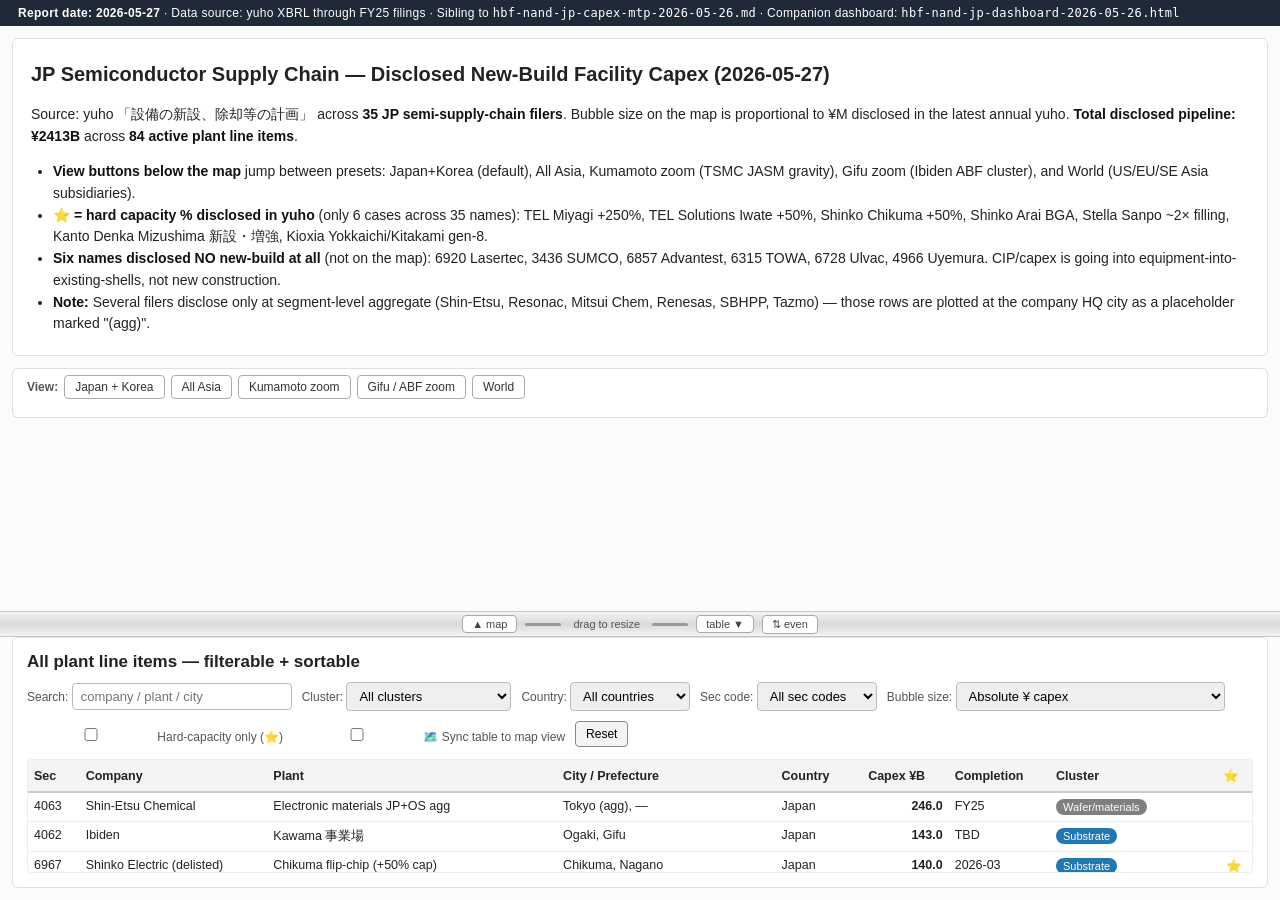
<file: 2026-05-27-jp-semi-supply-chain-facilities/facilities-map.html>
<!DOCTYPE html>
<html lang="en">
<head>
<meta charset="utf-8">
<title>JP Semi Facilities Map (2026-05-27)</title>
<script src="https://cdn.plot.ly/plotly-3.0.1.min.js"></script>
<style>
* { box-sizing: border-box; }
html, body { height: 100%; }
body { margin: 0; padding: 0; font-family: -apple-system, BlinkMacSystemFont, "Segoe UI", Helvetica, Arial, sans-serif; background: #fbfbfb; color: #222; overflow: hidden; display: flex; flex-direction: column; }
.report-meta { flex: 0 0 auto; padding: 6px 18px; background: #1f2937; color: #fff; font-size: 12px; letter-spacing: 0.3px; }
.report-meta b { color: #fff; }
.upper-pane { flex: 0 0 65vh; overflow-y: auto; overscroll-behavior: contain; padding-top: 12px; min-height: 80px; }
.divider { flex: 0 0 26px; background: linear-gradient(to bottom, #f4f4f4, #dadada, #f4f4f4); cursor: row-resize; border-top: 1px solid #c5c5c5; border-bottom: 1px solid #c5c5c5; position: relative; transition: background 0.15s; display: flex; align-items: center; justify-content: center; gap: 8px; user-select: none; }
.divider:hover, .divider.dragging { background: linear-gradient(to bottom, #e3eef9, #b7d3ee, #e3eef9); }
.divider .grip { width: 36px; height: 3px; background: #999; border-radius: 2px; }
.divider .preset-btn { font-size: 11px; padding: 2px 9px; border: 1px solid #aaa; background: #fff; border-radius: 4px; cursor: pointer; color: #444; }
.divider .preset-btn:hover { background: #1f78d1; color: #fff; border-color: #1f78d1; }
.divider .label { font-size: 11px; color: #555; margin: 0 4px; }
.lower-pane { flex: 1 1 0; min-height: 120px; display: flex; flex-direction: column; }
h1 { font-size: 20px; margin: 6px 0; }
.intro { margin: 0 12px 12px 12px; padding: 14px 18px; background: #fff; border: 1px solid #e0e0e0; border-radius: 6px; font-size: 14px; line-height: 1.55; }
.intro b { color: #111; }
.intro ul { margin: 6px 0; padding-left: 22px; }
.intro details summary { cursor: pointer; font-weight: 600; color: #1f78d1; padding: 4px 0; user-select: none; }
.intro details summary:hover { color: #0f5da8; }
.intro details[open] summary { margin-bottom: 6px; }
.fig { margin: 0 12px 12px; background: #fff; border: 1px solid #e0e0e0; border-radius: 6px; padding: 6px; box-sizing: border-box; }
.preset-bar { display: flex; align-items: center; gap: 6px; padding: 6px 14px; flex-wrap: wrap; background: #fff; margin: 0 12px 0; border: 1px solid #e0e0e0; border-bottom: none; border-radius: 6px 6px 0 0; }
.preset-bar + .fig { margin-top: 0; border-top: none; border-radius: 0 0 6px 6px; }
.preset-label { font-size: 12px; color: #555; }
.preset-bar button.preset { font-size: 12px; padding: 4px 10px; border: 1px solid #aaa; background: #fff; border-radius: 4px; cursor: pointer; color: #333; }
.preset-bar button.preset:hover { background: #1f78d1; color: #fff; border-color: #1f78d1; }
.preset-bar button.preset.active { background: #1f78d1; color: #fff; border-color: #1f78d1; }
.fig > div { width: 100% !important; }
.table-wrap { margin: 0 12px 12px; background: #fff; border: 1px solid #e0e0e0; border-radius: 6px; padding: 14px; display: flex; flex-direction: column; flex: 1 1 0; min-height: 0; }
.table-wrap h2 { margin: 0 0 10px; font-size: 17px; flex: 0 0 auto; }
.table-wrap .filters { flex: 0 0 auto; }
.table-scroll { flex: 1 1 0; min-height: 0; overflow-y: auto; overflow-x: auto; overscroll-behavior: contain; border: 1px solid #eee; border-radius: 4px; -webkit-overflow-scrolling: touch; }
.filters { display: flex; flex-wrap: wrap; gap: 10px; margin-bottom: 12px; align-items: center; }
.filters label { font-size: 12px; color: #555; }
.filters input, .filters select { font-size: 13px; padding: 5px 8px; border: 1px solid #bbb; border-radius: 4px; min-width: 120px; }
.filters input[type="text"] { min-width: 220px; }
.filters button { font-size: 12px; padding: 5px 10px; border: 1px solid #888; background: #f4f4f4; border-radius: 4px; cursor: pointer; }
.filters button:hover { background: #e8e8e8; }
.count { font-size: 12px; color: #666; margin-left: auto; }
table { width: 100%; border-collapse: collapse; font-size: 12.5px; }
.table-scroll thead th { position: sticky; top: 0; background: #f4f4f4; padding: 8px 6px; text-align: left; font-weight: 600; border-bottom: 2px solid #ccc; cursor: pointer; user-select: none; z-index: 2; }
.table-scroll thead th:hover { background: #ebebeb; }
thead th.sortedAsc::after { content: " ▲"; font-size: 10px; color: #666; }
thead th.sortedDesc::after { content: " ▼"; font-size: 10px; color: #666; }
tbody tr { border-bottom: 1px solid #eee; cursor: pointer; }
tbody tr:hover, tbody tr.row-highlight { background: #fffbe0; box-shadow: inset 3px 0 0 #f5a623; }
tbody td { padding: 6px 6px; vertical-align: top; }
.chip { display: inline-block; padding: 2px 7px; border-radius: 10px; font-size: 11px; color: #fff; font-weight: 500; white-space: nowrap; }
.hidden { display: none !important; }
.sync-badge { display: inline-block; padding: 2px 8px; background: #1f78d1; color: #fff; border-radius: 10px; font-size: 11px; font-weight: 500; }
</style>
</head>
<body>
<div class="report-meta">
<b>Report date: 2026-05-27</b> · Data source: yuho XBRL through FY25 filings · Sibling to <code>hbf-nand-jp-capex-mtp-2026-05-26.md</code> · Companion dashboard: <code>hbf-nand-jp-dashboard-2026-05-26.html</code>
</div>
<div class="upper-pane">
<div class="intro">
<h1>JP Semiconductor Supply Chain — Disclosed New-Build Facility Capex (2026-05-27)</h1>
<p>Source: yuho 「設備の新設、除却等の計画」 across <b>35 JP semi-supply-chain filers</b>. Bubble size on the map is proportional to ¥M disclosed in the latest annual yuho. <b>Total disclosed pipeline: ¥2413B</b> across <b>84 active plant line items</b>.</p>
<ul>
<li><b>View buttons below the map</b> jump between presets: Japan+Korea (default), All Asia, Kumamoto zoom (TSMC JASM gravity), Gifu zoom (Ibiden ABF cluster), and World (US/EU/SE Asia subsidiaries).</li>
<li><b>⭐ = hard capacity % disclosed in yuho</b> (only 6 cases across 35 names): TEL Miyagi +250%, TEL Solutions Iwate +50%, Shinko Chikuma +50%, Shinko Arai BGA, Stella Sanpo ~2× filling, Kanto Denka Mizushima 新設・増強, Kioxia Yokkaichi/Kitakami gen-8.</li>
<li><b>Six names disclosed NO new-build at all</b> (not on the map): 6920 Lasertec, 3436 SUMCO, 6857 Advantest, 6315 TOWA, 6728 Ulvac, 4966 Uyemura. CIP/capex is going into equipment-into-existing-shells, not new construction.</li>
<li><b>Note:</b> Several filers disclose only at segment-level aggregate (Shin-Etsu, Resonac, Mitsui Chem, Renesas, SBHPP, Tazmo) — those rows are plotted at the company HQ city as a placeholder marked "(agg)".</li>
</ul>
</div>

<div class="preset-bar">
  <span class="preset-label"><b>View:</b></span>
  <button class="preset" data-preset="Japan + Korea">Japan + Korea</button>
  <button class="preset" data-preset="All Asia">All Asia</button>
  <button class="preset" data-preset="Kumamoto zoom">Kumamoto zoom</button>
  <button class="preset" data-preset="Gifu / ABF zoom">Gifu / ABF zoom</button>
  <button class="preset" data-preset="World">World</button>
</div>
<div class="fig" id="fig1"></div>
</div><!-- /upper-pane -->

<div class="divider" id="divider" title="Drag to resize map ↔ table">
  <button type="button" class="preset-btn" onclick="setSplit('map')" title="Maximize map view">▲ map</button>
  <span class="grip"></span>
  <span class="label">drag to resize</span>
  <span class="grip"></span>
  <button type="button" class="preset-btn" onclick="setSplit('table')" title="Maximize table view">table ▼</button>
  <button type="button" class="preset-btn" onclick="setSplit('even')" title="50/50 split">⇅ even</button>
</div>

<div class="lower-pane">
<div class="table-wrap">
<h2>All plant line items — filterable + sortable</h2>
<div class="filters">
<label>Search: <input type="text" id="searchInput" placeholder="company / plant / city" /></label>
<label>Cluster: <select id="clusterFilter"><option value="">All clusters</option><option value="Adv. packaging">Adv. packaging</option>
<option value="Auto/logic">Auto/logic</option>
<option value="Chemicals">Chemicals</option>
<option value="Chemicals (non-semi)">Chemicals (non-semi)</option>
<option value="Cleaning">Cleaning</option>
<option value="Coater/dev">Coater/dev</option>
<option value="Deposition">Deposition</option>
<option value="Etch gases">Etch gases</option>
<option value="Etch tools">Etch tools</option>
<option value="Fab automation">Fab automation</option>
<option value="Healthcare">Healthcare</option>
<option value="Mask/optics">Mask/optics</option>
<option value="Materials">Materials</option>
<option value="NAND fab">NAND fab</option>
<option value="OEM parts">OEM parts</option>
<option value="Power/SiC">Power/SiC</option>
<option value="Substrate">Substrate</option>
<option value="Test & probe">Test & probe</option>
<option value="Wafer/materials">Wafer/materials</option></select></label>
<label>Country: <select id="countryFilter"><option value="">All countries</option><option value="China">China</option>
<option value="Germany">Germany</option>
<option value="Japan">Japan</option>
<option value="Korea">Korea</option>
<option value="Singapore">Singapore</option>
<option value="Taiwan">Taiwan</option>
<option value="Thailand">Thailand</option>
<option value="USA">USA</option>
<option value="Vietnam">Vietnam</option>
<option value="—">—</option></select></label>
<label>Sec code: <select id="secFilter"><option value="">All sec codes</option><option value="285A">285A</option>
<option value="3433">3433</option>
<option value="4004">4004</option>
<option value="4047">4047</option>
<option value="4062">4062</option>
<option value="4063">4063</option>
<option value="4109">4109</option>
<option value="4183">4183</option>
<option value="4186">4186</option>
<option value="4203">4203</option>
<option value="4369">4369</option>
<option value="4975">4975</option>
<option value="6146">6146</option>
<option value="6266">6266</option>
<option value="6383">6383</option>
<option value="6525">6525</option>
<option value="6590">6590</option>
<option value="6627">6627</option>
<option value="6723">6723</option>
<option value="6871">6871</option>
<option value="6961">6961</option>
<option value="6963">6963</option>
<option value="6967">6967</option>
<option value="6988">6988</option>
<option value="7735">7735</option>
<option value="7741">7741</option>
<option value="8035">8035</option></select></label>
<label>Bubble size:
<select id="sizeMode">
<option value="abs">Absolute ¥ capex</option>
<option value="fa">Capex / (PP&amp;E+CIP) — capacity-add %</option>
<option value="rev">Capex / Revenue — commitment %</option>
</select></label>
<label><input type="checkbox" id="hardOnly"/> Hard-capacity only (⭐)</label>
<label><input type="checkbox" id="syncViewport"/> 🗺️ Sync table to map view</label>
<button id="resetBtn">Reset</button>
<span class="count" id="count"></span>
</div>
<div class="table-scroll" id="tableScroll">
<table id="plantTable">
<thead>
<tr>
<th data-key="0">Sec</th>
<th data-key="1">Company</th>
<th data-key="2">Plant</th>
<th data-key="3">City / Prefecture</th>
<th data-key="4">Country</th>
<th data-key="5" data-numeric="true">Capex ¥B</th>
<th data-key="6">Completion</th>
<th data-key="7">Cluster</th>
<th data-key="8">⭐</th>
</tr>
</thead>
<tbody id="plantBody">
<tr data-pid="51" data-sec="4063" data-cluster="Wafer/materials" data-country="Japan" data-company="shin-etsu chemical"><td>4063</td><td>Shin-Etsu Chemical</td><td>Electronic materials JP+OS agg</td><td>Tokyo (agg), —</td><td>Japan</td><td style="text-align:right;font-variant-numeric:tabular-nums;"><b>246.0</b></td><td>FY25</td><td><span class="chip" style="background:#7f7f7f;">Wafer/materials</span></td><td style="text-align:center;"></td></tr>
<tr data-pid="25" data-sec="4062" data-cluster="Substrate" data-country="Japan" data-company="ibiden"><td>4062</td><td>Ibiden</td><td>Kawama 事業場</td><td>Ogaki, Gifu</td><td>Japan</td><td style="text-align:right;font-variant-numeric:tabular-nums;"><b>143.0</b></td><td>TBD</td><td><span class="chip" style="background:#1f77b4;">Substrate</span></td><td style="text-align:center;"></td></tr>
<tr data-pid="69" data-sec="6967" data-cluster="Substrate" data-country="Japan" data-company="shinko electric (delisted)"><td>6967</td><td>Shinko Electric (delisted)</td><td>Chikuma flip-chip (+50% cap)</td><td>Chikuma, Nagano</td><td>Japan</td><td style="text-align:right;font-variant-numeric:tabular-nums;"><b>140.0</b></td><td>2026-03</td><td><span class="chip" style="background:#1f77b4;">Substrate</span></td><td style="text-align:center;">⭐</td></tr>
<tr data-pid="27" data-sec="4062" data-cluster="Substrate" data-country="Japan" data-company="ibiden"><td>4062</td><td>Ibiden</td><td>Ohno 事業場 (ABF Cell5/6)</td><td>Ibi-gun, Gifu</td><td>Japan</td><td style="text-align:right;font-variant-numeric:tabular-nums;"><b>119.5</b></td><td>2026-12</td><td><span class="chip" style="background:#1f77b4;">Substrate</span></td><td style="text-align:center;"></td></tr>
<tr data-pid="8" data-sec="8035" data-cluster="Etch tools" data-country="Japan" data-company="tel miyagi"><td>8035</td><td>TEL Miyagi</td><td>Yamato — production/logistics (+250%)</td><td>Yamato, Miyagi</td><td>Japan</td><td style="text-align:right;font-variant-numeric:tabular-nums;"><b>104.0</b></td><td>2027-08</td><td><span class="chip" style="background:#ff7f0e;">Etch tools</span></td><td style="text-align:center;">⭐</td></tr>
<tr data-pid="82" data-sec="6723" data-cluster="Auto/logic" data-country="Japan" data-company="renesas"><td>6723</td><td>Renesas</td><td>Aggregate (Kofu reopening etc)</td><td>Tokyo (agg), —</td><td>Japan</td><td style="text-align:right;font-variant-numeric:tabular-nums;"><b>85.0</b></td><td>FY26</td><td><span class="chip" style="background:#f7b6d2;">Auto/logic</span></td><td style="text-align:center;"></td></tr>
<tr data-pid="77" data-sec="4183" data-cluster="Chemicals (non-semi)" data-country="Japan" data-company="mitsui chem"><td>4183</td><td>Mitsui Chem</td><td>Mobility / Life&HC / Other agg</td><td>Tokyo (agg), —</td><td>Japan</td><td style="text-align:right;font-variant-numeric:tabular-nums;"><b>84.0</b></td><td>FY25</td><td><span class="chip" style="background:#cccccc;">Chemicals (non-semi)</span></td><td style="text-align:center;"></td></tr>
<tr data-pid="54" data-sec="4004" data-cluster="Materials" data-country="Japan" data-company="resonac"><td>4004</td><td>Resonac</td><td>Semi & EM CCL capacity agg</td><td>Tokyo (agg), —</td><td>Japan</td><td style="text-align:right;font-variant-numeric:tabular-nums;"><b>83.7</b></td><td>FY25</td><td><span class="chip" style="background:#bcbd22;">Materials</span></td><td style="text-align:center;"></td></tr>
<tr data-pid="6" data-sec="8035" data-cluster="Etch tools" data-country="Japan" data-company="tel miyagi"><td>8035</td><td>TEL Miyagi</td><td>Yamato HQ — process-eval</td><td>Yamato, Miyagi</td><td>Japan</td><td style="text-align:right;font-variant-numeric:tabular-nums;"><b>70.4</b></td><td>2028-03</td><td><span class="chip" style="background:#ff7f0e;">Etch tools</span></td><td style="text-align:center;"></td></tr>
<tr data-pid="53" data-sec="4063" data-cluster="Wafer/materials" data-country="Japan" data-company="shin-etsu chemical"><td>4063</td><td>Shin-Etsu Chemical</td><td>生活環境基盤 agg</td><td>Tokyo (agg), —</td><td>Japan</td><td style="text-align:right;font-variant-numeric:tabular-nums;"><b>65.0</b></td><td>FY25</td><td><span class="chip" style="background:#7f7f7f;">Wafer/materials</span></td><td style="text-align:center;"></td></tr>
<tr data-pid="14" data-sec="8035" data-cluster="Etch tools" data-country="Korea" data-company="tel korea"><td>8035</td><td>TEL Korea</td><td>Hwaseong — office/R&D/demo</td><td>Hwaseong, Gyeonggi</td><td>Korea</td><td style="text-align:right;font-variant-numeric:tabular-nums;"><b>62.5</b></td><td>2027-04</td><td><span class="chip" style="background:#ff7f0e;">Etch tools</span></td><td style="text-align:center;"></td></tr>
<tr data-pid="80" data-sec="6963" data-cluster="Power/SiC" data-country="Japan" data-company="lapis semi"><td>6963</td><td>Lapis Semi</td><td>Yokohama Kohoku</td><td>Yokohama, Kanagawa</td><td>Japan</td><td style="text-align:right;font-variant-numeric:tabular-nums;"><b>53.5</b></td><td>2026-03</td><td><span class="chip" style="background:#c49c94;">Power/SiC</span></td><td style="text-align:center;"></td></tr>
<tr data-pid="68" data-sec="6967" data-cluster="Substrate" data-country="Japan" data-company="shinko electric (delisted)"><td>6967</td><td>Shinko Electric (delisted)</td><td>Plastic pkg new product agg</td><td>Nagano, Nagano</td><td>Japan</td><td style="text-align:right;font-variant-numeric:tabular-nums;"><b>53.3</b></td><td>2030-03</td><td><span class="chip" style="background:#1f77b4;">Substrate</span></td><td style="text-align:center;"></td></tr>
<tr data-pid="52" data-sec="4063" data-cluster="Wafer/materials" data-country="Japan" data-company="shin-etsu chemical"><td>4063</td><td>Shin-Etsu Chemical</td><td>Functional materials agg</td><td>Tokyo (agg), —</td><td>Japan</td><td style="text-align:right;font-variant-numeric:tabular-nums;"><b>53.0</b></td><td>FY25</td><td><span class="chip" style="background:#7f7f7f;">Wafer/materials</span></td><td style="text-align:center;"></td></tr>
<tr data-pid="7" data-sec="8035" data-cluster="Etch tools" data-country="Japan" data-company="tel miyagi"><td>8035</td><td>TEL Miyagi</td><td>Yamato — R&D facility</td><td>Yamato, Miyagi</td><td>Japan</td><td style="text-align:right;font-variant-numeric:tabular-nums;"><b>52.0</b></td><td>2025-04</td><td><span class="chip" style="background:#ff7f0e;">Etch tools</span></td><td style="text-align:center;"></td></tr>
<tr data-pid="55" data-sec="4004" data-cluster="Materials" data-country="Japan" data-company="resonac"><td>4004</td><td>Resonac</td><td>Mobility / chem / Krasus agg</td><td>Tokyo (agg), —</td><td>Japan</td><td style="text-align:right;font-variant-numeric:tabular-nums;"><b>50.6</b></td><td>FY25</td><td><span class="chip" style="background:#bcbd22;">Materials</span></td><td style="text-align:center;"></td></tr>
<tr data-pid="67" data-sec="6967" data-cluster="Substrate" data-country="Japan" data-company="shinko electric (delisted)"><td>6967</td><td>Shinko Electric (delisted)</td><td>Plastic pkg expansion agg</td><td>Nagano, Nagano</td><td>Japan</td><td style="text-align:right;font-variant-numeric:tabular-nums;"><b>48.3</b></td><td>2026-03</td><td><span class="chip" style="background:#1f77b4;">Substrate</span></td><td style="text-align:center;"></td></tr>
<tr data-pid="13" data-sec="8035" data-cluster="Etch tools" data-country="Japan" data-company="tel kyushu"><td>8035</td><td>TEL Kyushu</td><td>Koshi — R&D facility</td><td>Koshi, Kumamoto</td><td>Japan</td><td style="text-align:right;font-variant-numeric:tabular-nums;"><b>43.0</b></td><td>2025-08</td><td><span class="chip" style="background:#ff7f0e;">Etch tools</span></td><td style="text-align:center;"></td></tr>
<tr data-pid="75" data-sec="4183" data-cluster="Chemicals (non-semi)" data-country="Japan" data-company="mitsui chem"><td>4183</td><td>Mitsui Chem</td><td>Basic & Green Materials agg</td><td>Tokyo (agg), —</td><td>Japan</td><td style="text-align:right;font-variant-numeric:tabular-nums;"><b>41.0</b></td><td>FY25</td><td><span class="chip" style="background:#cccccc;">Chemicals (non-semi)</span></td><td style="text-align:center;"></td></tr>
<tr data-pid="72" data-sec="6383" data-cluster="Fab automation" data-country="Japan" data-company="daifuku"><td>6383</td><td>Daifuku</td><td>Shiga Hino new plant</td><td>Hino, Shiga</td><td>Japan</td><td style="text-align:right;font-variant-numeric:tabular-nums;"><b>33.0</b></td><td>2028-03</td><td><span class="chip" style="background:#ffbb78;">Fab automation</span></td><td style="text-align:center;"></td></tr>
<tr data-pid="9" data-sec="8035" data-cluster="Etch tools" data-country="Japan" data-company="tel solutions"><td>8035</td><td>TEL Solutions</td><td>Yamanashi HQ — process-eval</td><td>Nirasaki, Yamanashi</td><td>Japan</td><td style="text-align:right;font-variant-numeric:tabular-nums;"><b>32.8</b></td><td>2027-09</td><td><span class="chip" style="background:#ff7f0e;">Etch tools</span></td><td style="text-align:center;"></td></tr>
<tr data-pid="73" data-sec="285A" data-cluster="NAND fab" data-country="Japan" data-company="kioxia"><td>285A</td><td>Kioxia</td><td>Yokkaichi (gen-8 3D NAND)</td><td>Yokkaichi, Mie</td><td>Japan</td><td style="text-align:right;font-variant-numeric:tabular-nums;"><b>31.5</b></td><td>—</td><td><span class="chip" style="background:#c5b0d5;">NAND fab</span></td><td style="text-align:center;">⭐</td></tr>
<tr data-pid="74" data-sec="285A" data-cluster="NAND fab" data-country="Japan" data-company="kioxia"><td>285A</td><td>Kioxia</td><td>Kitakami (gen-8 3D NAND)</td><td>Kitakami, Iwate</td><td>Japan</td><td style="text-align:right;font-variant-numeric:tabular-nums;"><b>31.5</b></td><td>—</td><td><span class="chip" style="background:#c5b0d5;">NAND fab</span></td><td style="text-align:center;">⭐</td></tr>
<tr data-pid="37" data-sec="6988" data-cluster="Adv. packaging" data-country="Japan" data-company="nitto denko"><td>6988</td><td>Nitto Denko</td><td>Onomichi</td><td>Onomichi, Hiroshima</td><td>Japan</td><td style="text-align:right;font-variant-numeric:tabular-nums;"><b>29.7</b></td><td>2028-03</td><td><span class="chip" style="background:#8c564b;">Adv. packaging</span></td><td style="text-align:center;"></td></tr>
<tr data-pid="76" data-sec="4183" data-cluster="Chemicals" data-country="Japan" data-company="mitsui chem"><td>4183</td><td>Mitsui Chem</td><td>ICT (semi-grade) agg</td><td>Tokyo (agg), —</td><td>Japan</td><td style="text-align:right;font-variant-numeric:tabular-nums;"><b>29.0</b></td><td>FY25</td><td><span class="chip" style="background:#9edae5;">Chemicals</span></td><td style="text-align:center;"></td></tr>
<tr data-pid="35" data-sec="6988" data-cluster="Adv. packaging" data-country="Japan" data-company="nitto denko"><td>6988</td><td>Nitto Denko</td><td>Kameyama 事業所</td><td>Kameyama, Mie</td><td>Japan</td><td style="text-align:right;font-variant-numeric:tabular-nums;"><b>25.5</b></td><td>2027-09</td><td><span class="chip" style="background:#8c564b;">Adv. packaging</span></td><td style="text-align:center;"></td></tr>
<tr data-pid="5" data-sec="8035" data-cluster="Etch tools" data-country="Japan" data-company="tel"><td>8035</td><td>TEL</td><td>Yamanashi 事業所</td><td>Nirasaki, Yamanashi</td><td>Japan</td><td style="text-align:right;font-variant-numeric:tabular-nums;"><b>23.3</b></td><td>2028-05</td><td><span class="chip" style="background:#ff7f0e;">Etch tools</span></td><td style="text-align:center;"></td></tr>
<tr data-pid="28" data-sec="4062" data-cluster="Substrate" data-country="Japan" data-company="ibiden"><td>4062</td><td>Ibiden</td><td>Ohno add'l</td><td>Ibi-gun, Gifu</td><td>Japan</td><td style="text-align:right;font-variant-numeric:tabular-nums;"><b>23.0</b></td><td>2027-02</td><td><span class="chip" style="background:#1f77b4;">Substrate</span></td><td style="text-align:center;"></td></tr>
<tr data-pid="17" data-sec="4047" data-cluster="Etch gases" data-country="Japan" data-company="kanto denka"><td>4047</td><td>Kanto Denka</td><td>Mizushima</td><td>Kurashiki, Okayama</td><td>Japan</td><td style="text-align:right;font-variant-numeric:tabular-nums;"><b>22.8</b></td><td>2027-10</td><td><span class="chip" style="background:#d62728;">Etch gases</span></td><td style="text-align:center;">⭐</td></tr>
<tr data-pid="10" data-sec="8035" data-cluster="Etch tools" data-country="Japan" data-company="tel solutions"><td>8035</td><td>TEL Solutions</td><td>Oshu — production/logistics (+50%)</td><td>Oshu, Iwate</td><td>Japan</td><td style="text-align:right;font-variant-numeric:tabular-nums;"><b>22.0</b></td><td>2025-09</td><td><span class="chip" style="background:#ff7f0e;">Etch tools</span></td><td style="text-align:center;">⭐</td></tr>
<tr data-pid="64" data-sec="4186" data-cluster="Materials" data-country="Japan" data-company="tok"><td>4186</td><td>TOK</td><td>Koriyama electronics materials</td><td>Koriyama, Fukushima</td><td>Japan</td><td style="text-align:right;font-variant-numeric:tabular-nums;"><b>20.0</b></td><td>2026 mid</td><td><span class="chip" style="background:#bcbd22;">Materials</span></td><td style="text-align:center;"></td></tr>
<tr data-pid="42" data-sec="6988" data-cluster="Adv. packaging" data-country="Taiwan" data-company="nitto denko (tw)"><td>6988</td><td>Nitto Denko (TW)</td><td>Kaohsiung</td><td>Kaohsiung, Kaohsiung</td><td>Taiwan</td><td style="text-align:right;font-variant-numeric:tabular-nums;"><b>19.0</b></td><td>2028-05</td><td><span class="chip" style="background:#8c564b;">Adv. packaging</span></td><td style="text-align:center;"></td></tr>
<tr data-pid="34" data-sec="6988" data-cluster="Adv. packaging" data-country="Japan" data-company="nitto denko"><td>6988</td><td>Nitto Denko</td><td>Toyohashi 事業所</td><td>Toyohashi, Aichi</td><td>Japan</td><td style="text-align:right;font-variant-numeric:tabular-nums;"><b>18.8</b></td><td>2028-04</td><td><span class="chip" style="background:#8c564b;">Adv. packaging</span></td><td style="text-align:center;"></td></tr>
<tr data-pid="44" data-sec="6988" data-cluster="Adv. packaging" data-country="Vietnam" data-company="nitto denko vietnam"><td>6988</td><td>Nitto Denko Vietnam</td><td>Binh Duong</td><td>Binh Duong, Binh Duong</td><td>Vietnam</td><td style="text-align:right;font-variant-numeric:tabular-nums;"><b>18.5</b></td><td>2026-03</td><td><span class="chip" style="background:#8c564b;">Adv. packaging</span></td><td style="text-align:center;"></td></tr>
<tr data-pid="12" data-sec="8035" data-cluster="Etch tools" data-country="Japan" data-company="tel kyushu"><td>8035</td><td>TEL Kyushu</td><td>Koshi — process-eval</td><td>Koshi, Kumamoto</td><td>Japan</td><td style="text-align:right;font-variant-numeric:tabular-nums;"><b>18.2</b></td><td>2027-08</td><td><span class="chip" style="background:#ff7f0e;">Etch tools</span></td><td style="text-align:center;"></td></tr>
<tr data-pid="43" data-sec="6988" data-cluster="Adv. packaging" data-country="China" data-company="nitto material tech"><td>6988</td><td>Nitto Material Tech</td><td>Chengdu</td><td>Chengdu, Sichuan</td><td>China</td><td style="text-align:right;font-variant-numeric:tabular-nums;"><b>17.7</b></td><td>2026-01</td><td><span class="chip" style="background:#8c564b;">Adv. packaging</span></td><td style="text-align:center;"></td></tr>
<tr data-pid="45" data-sec="6988" data-cluster="Adv. packaging" data-country="Vietnam" data-company="nitto vietnam"><td>6988</td><td>Nitto Vietnam</td><td>Bac Ninh</td><td>Bac Ninh, Bac Ninh</td><td>Vietnam</td><td style="text-align:right;font-variant-numeric:tabular-nums;"><b>17.2</b></td><td>2026-05</td><td><span class="chip" style="background:#8c564b;">Adv. packaging</span></td><td style="text-align:center;"></td></tr>
<tr data-pid="36" data-sec="6988" data-cluster="Adv. packaging" data-country="Japan" data-company="nitto denko"><td>6988</td><td>Nitto Denko</td><td>Shiga 事業所</td><td>Kusatsu, Shiga</td><td>Japan</td><td style="text-align:right;font-variant-numeric:tabular-nums;"><b>16.6</b></td><td>2027-04</td><td><span class="chip" style="background:#8c564b;">Adv. packaging</span></td><td style="text-align:center;"></td></tr>
<tr data-pid="1" data-sec="6525" data-cluster="Deposition" data-country="USA" data-company="kokusai electric"><td>6525</td><td>KOKUSAI Electric</td><td>KSE Corp Oregon</td><td>Hillsboro, Oregon</td><td>USA</td><td style="text-align:right;font-variant-numeric:tabular-nums;"><b>16.5</b></td><td>2026-09</td><td><span class="chip" style="background:#2ca02c;">Deposition</span></td><td style="text-align:center;"></td></tr>
<tr data-pid="11" data-sec="8035" data-cluster="Etch tools" data-country="Japan" data-company="tel solutions"><td>8035</td><td>TEL Solutions</td><td>Nirasaki — process-eval</td><td>Nirasaki, Yamanashi</td><td>Japan</td><td style="text-align:right;font-variant-numeric:tabular-nums;"><b>16.3</b></td><td>2026-10</td><td><span class="chip" style="background:#ff7f0e;">Etch tools</span></td><td style="text-align:center;"></td></tr>
<tr data-pid="22" data-sec="6627" data-cluster="Test & probe" data-country="Japan" data-company="teraprobe"><td>6627</td><td>TeraProbe</td><td>JP + Taiwan aggregate</td><td>Multi, Multi</td><td>Japan</td><td style="text-align:right;font-variant-numeric:tabular-nums;"><b>16.0</b></td><td>2026</td><td><span class="chip" style="background:#9467bd;">Test & probe</span></td><td style="text-align:center;"></td></tr>
<tr data-pid="41" data-sec="6988" data-cluster="Adv. packaging" data-country="USA" data-company="nitto denko avecia"><td>6988</td><td>Nitto Denko Avecia</td><td>Milford MA</td><td>Milford, Massachusetts</td><td>USA</td><td style="text-align:right;font-variant-numeric:tabular-nums;"><b>15.4</b></td><td>2025-12</td><td><span class="chip" style="background:#8c564b;">Adv. packaging</span></td><td style="text-align:center;"></td></tr>
<tr data-pid="71" data-sec="6967" data-cluster="Substrate" data-country="Japan" data-company="shinko electric (delisted)"><td>6967</td><td>Shinko Electric (delisted)</td><td>Metal pkg agg</td><td>Nagano, Nagano</td><td>Japan</td><td style="text-align:right;font-variant-numeric:tabular-nums;"><b>15.1</b></td><td>2026-03</td><td><span class="chip" style="background:#1f77b4;">Substrate</span></td><td style="text-align:center;"></td></tr>
<tr data-pid="24" data-sec="6961" data-cluster="Test & probe" data-country="Japan" data-company="enplas"><td>6961</td><td>Enplas</td><td>Saitama R&D</td><td>Saitama-shi, Saitama</td><td>Japan</td><td style="text-align:right;font-variant-numeric:tabular-nums;"><b>15.0</b></td><td>2026-08</td><td><span class="chip" style="background:#9467bd;">Test & probe</span></td><td style="text-align:center;"></td></tr>
<tr data-pid="31" data-sec="6146" data-cluster="Adv. packaging" data-country="Japan" data-company="disco"><td>6146</td><td>Disco</td><td>Haneda R&D Center</td><td>Ota-ku, Tokyo</td><td>Japan</td><td style="text-align:right;font-variant-numeric:tabular-nums;"><b>14.2</b></td><td>2027-12</td><td><span class="chip" style="background:#8c564b;">Adv. packaging</span></td><td style="text-align:center;"></td></tr>
<tr data-pid="57" data-sec="7741" data-cluster="Mask/optics" data-country="Singapore" data-company="hoya electronics sg"><td>7741</td><td>HOYA Electronics SG</td><td>Tampines (mask blanks)</td><td>Tampines, —</td><td>Singapore</td><td style="text-align:right;font-variant-numeric:tabular-nums;"><b>13.7</b></td><td>—</td><td><span class="chip" style="background:#17becf;">Mask/optics</span></td><td style="text-align:center;"></td></tr>
<tr data-pid="40" data-sec="6988" data-cluster="Adv. packaging" data-country="USA" data-company="kinovate life sci"><td>6988</td><td>Kinovate Life Sci</td><td>Oceanside CA</td><td>Oceanside, California</td><td>USA</td><td style="text-align:right;font-variant-numeric:tabular-nums;"><b>13.5</b></td><td>2026-02</td><td><span class="chip" style="background:#8c564b;">Adv. packaging</span></td><td style="text-align:center;"></td></tr>
<tr data-pid="26" data-sec="4062" data-cluster="Substrate" data-country="Japan" data-company="ibiden"><td>4062</td><td>Ibiden</td><td>Ogaki 事業場</td><td>Ogaki, Gifu</td><td>Japan</td><td style="text-align:right;font-variant-numeric:tabular-nums;"><b>12.9</b></td><td>2026-04</td><td><span class="chip" style="background:#1f77b4;">Substrate</span></td><td style="text-align:center;"></td></tr>
<tr data-pid="58" data-sec="7741" data-cluster="Mask/optics" data-country="China" data-company="chongqing mas tek"><td>7741</td><td>Chongqing MAS Tek</td><td>Chongqing electronics</td><td>Chongqing, Chongqing</td><td>China</td><td style="text-align:right;font-variant-numeric:tabular-nums;"><b>12.6</b></td><td>—</td><td><span class="chip" style="background:#17becf;">Mask/optics</span></td><td style="text-align:center;"></td></tr>
<tr data-pid="65" data-sec="4186" data-cluster="Materials" data-country="Korea" data-company="tok korea"><td>4186</td><td>TOK Korea</td><td>Pyeongtaek high-purity chem</td><td>Pyeongtaek, Gyeonggi</td><td>Korea</td><td style="text-align:right;font-variant-numeric:tabular-nums;"><b>12.0</b></td><td>2027 mid</td><td><span class="chip" style="background:#bcbd22;">Materials</span></td><td style="text-align:center;"></td></tr>
<tr data-pid="29" data-sec="4975" data-cluster="Substrate" data-country="Japan" data-company="jcu"><td>4975</td><td>JCU</td><td>Kumamoto 事業所</td><td>Mashiki, Kumamoto</td><td>Japan</td><td style="text-align:right;font-variant-numeric:tabular-nums;"><b>11.4</b></td><td>2025-12</td><td><span class="chip" style="background:#1f77b4;">Substrate</span></td><td style="text-align:center;"></td></tr>
<tr data-pid="63" data-sec="7735" data-cluster="Cleaning" data-country="—" data-company="screen"><td>7735</td><td>SCREEN</td><td>Overseas R&D base (TBD)</td><td>Overseas (TBD), —</td><td>—</td><td style="text-align:right;font-variant-numeric:tabular-nums;"><b>11.0</b></td><td>—</td><td><span class="chip" style="background:#aec7e8;">Cleaning</span></td><td style="text-align:center;"></td></tr>
<tr data-pid="61" data-sec="7735" data-cluster="Cleaning" data-country="Japan" data-company="screen"><td>7735</td><td>SCREEN</td><td>HQ + SPE mission-critical IT</td><td>Kyoto, Kyoto</td><td>Japan</td><td style="text-align:right;font-variant-numeric:tabular-nums;"><b>10.8</b></td><td>2027-01</td><td><span class="chip" style="background:#aec7e8;">Cleaning</span></td><td style="text-align:center;"></td></tr>
<tr data-pid="38" data-sec="6988" data-cluster="Adv. packaging" data-country="Japan" data-company="nitto denko"><td>6988</td><td>Nitto Denko</td><td>Ibaraki R&D</td><td>Ibaraki, Osaka</td><td>Japan</td><td style="text-align:right;font-variant-numeric:tabular-nums;"><b>10.3</b></td><td>2028-02</td><td><span class="chip" style="background:#8c564b;">Adv. packaging</span></td><td style="text-align:center;"></td></tr>
<tr data-pid="70" data-sec="6967" data-cluster="Substrate" data-country="Japan" data-company="shinko electric (delisted)"><td>6967</td><td>Shinko Electric (delisted)</td><td>Arai plastic BGA</td><td>Myoko, Niigata</td><td>Japan</td><td style="text-align:right;font-variant-numeric:tabular-nums;"><b>10.2</b></td><td>2029-03</td><td><span class="chip" style="background:#1f77b4;">Substrate</span></td><td style="text-align:center;">⭐</td></tr>
<tr data-pid="78" data-sec="6963" data-cluster="Power/SiC" data-country="Japan" data-company="rohm"><td>6963</td><td>ROHM</td><td>Kyoto HQ</td><td>Kyoto, Kyoto</td><td>Japan</td><td style="text-align:right;font-variant-numeric:tabular-nums;"><b>9.2</b></td><td>2026-03</td><td><span class="chip" style="background:#c49c94;">Power/SiC</span></td><td style="text-align:center;"></td></tr>
<tr data-pid="47" data-sec="4203" data-cluster="Adv. packaging" data-country="Japan" data-company="sbhpp"><td>4203</td><td>SBHPP</td><td>High-perf plastics JP aggregate</td><td>Tokyo (agg), —</td><td>Japan</td><td style="text-align:right;font-variant-numeric:tabular-nums;"><b>8.8</b></td><td>FY25</td><td><span class="chip" style="background:#8c564b;">Adv. packaging</span></td><td style="text-align:center;"></td></tr>
<tr data-pid="0" data-sec="6525" data-cluster="Deposition" data-country="Japan" data-company="kokusai electric"><td>6525</td><td>KOKUSAI Electric</td><td>Toyama 事業所</td><td>Toyama, Toyama</td><td>Japan</td><td style="text-align:right;font-variant-numeric:tabular-nums;"><b>8.4</b></td><td>2026-03</td><td><span class="chip" style="background:#2ca02c;">Deposition</span></td><td style="text-align:center;"></td></tr>
<tr data-pid="19" data-sec="6871" data-cluster="Test & probe" data-country="Japan" data-company="nihon micronics"><td>6871</td><td>Nihon Micronics</td><td>Aomori — capacity expansion</td><td>Hirakawa, Aomori</td><td>Japan</td><td style="text-align:right;font-variant-numeric:tabular-nums;"><b>7.7</b></td><td>2026-12</td><td><span class="chip" style="background:#9467bd;">Test & probe</span></td><td style="text-align:center;"></td></tr>
<tr data-pid="49" data-sec="3433" data-cluster="OEM parts" data-country="Japan" data-company="tocalo"><td>3433</td><td>Tocalo</td><td>Tokyo plant / Gyoda</td><td>Funabashi, Chiba</td><td>Japan</td><td style="text-align:right;font-variant-numeric:tabular-nums;"><b>6.7</b></td><td>2026-11</td><td><span class="chip" style="background:#e377c2;">OEM parts</span></td><td style="text-align:center;"></td></tr>
<tr data-pid="39" data-sec="6988" data-cluster="Adv. packaging" data-country="Japan" data-company="nitto shinko"><td>6988</td><td>Nitto Shinko</td><td>Sakai-shi</td><td>Sakai, Fukui</td><td>Japan</td><td style="text-align:right;font-variant-numeric:tabular-nums;"><b>6.5</b></td><td>2027-01</td><td><span class="chip" style="background:#8c564b;">Adv. packaging</span></td><td style="text-align:center;"></td></tr>
<tr data-pid="60" data-sec="7741" data-cluster="Healthcare" data-country="Thailand" data-company="hoya lamphun"><td>7741</td><td>HOYA Lamphun</td><td>Lamphun</td><td>Lamphun, Lamphun</td><td>Thailand</td><td style="text-align:right;font-variant-numeric:tabular-nums;"><b>6.5</b></td><td>—</td><td><span class="chip" style="background:#dddddd;">Healthcare</span></td><td style="text-align:center;"></td></tr>
<tr data-pid="66" data-sec="4109" data-cluster="Etch gases" data-country="Japan" data-company="stella chemifa"><td>4109</td><td>Stella Chemifa</td><td>Sanpo plant — HF filling line (~2× cap)</td><td>Sakai, Osaka</td><td>Japan</td><td style="text-align:right;font-variant-numeric:tabular-nums;"><b>6.2</b></td><td>2026-03</td><td><span class="chip" style="background:#d62728;">Etch gases</span></td><td style="text-align:center;">⭐</td></tr>
<tr data-pid="83" data-sec="6266" data-cluster="Coater/dev" data-country="Japan" data-company="tazmo"><td>6266</td><td>Tazmo</td><td>Process eq + land/bldg agg</td><td>Okayama (agg), —</td><td>Japan</td><td style="text-align:right;font-variant-numeric:tabular-nums;"><b>6.2</b></td><td>FY26</td><td><span class="chip" style="background:#dbdb8d;">Coater/dev</span></td><td style="text-align:center;"></td></tr>
<tr data-pid="18" data-sec="4047" data-cluster="Etch gases" data-country="China" data-company="xuancheng kediker"><td>4047</td><td>Xuancheng Kediker</td><td>Xuancheng plant</td><td>Xuancheng, Anhui</td><td>China</td><td style="text-align:right;font-variant-numeric:tabular-nums;"><b>6.2</b></td><td>2025-03</td><td><span class="chip" style="background:#d62728;">Etch gases</span></td><td style="text-align:center;">⭐</td></tr>
<tr data-pid="79" data-sec="6963" data-cluster="Power/SiC" data-country="Japan" data-company="rohm apollo"><td>6963</td><td>ROHM Apollo</td><td>Hirokawa-machi</td><td>Hirokawa, Fukuoka</td><td>Japan</td><td style="text-align:right;font-variant-numeric:tabular-nums;"><b>5.6</b></td><td>2026-03</td><td><span class="chip" style="background:#c49c94;">Power/SiC</span></td><td style="text-align:center;"></td></tr>
<tr data-pid="2" data-sec="4369" data-cluster="Deposition" data-country="Japan" data-company="tri chemical"><td>4369</td><td>Tri Chemical</td><td>Uenohara HQ + #2</td><td>Uenohara, Yamanashi</td><td>Japan</td><td style="text-align:right;font-variant-numeric:tabular-nums;"><b>5.6</b></td><td>2029-01</td><td><span class="chip" style="background:#2ca02c;">Deposition</span></td><td style="text-align:center;"></td></tr>
<tr data-pid="62" data-sec="7735" data-cluster="Cleaning" data-country="Japan" data-company="screen"><td>7735</td><td>SCREEN</td><td>Yasu site (new shell)</td><td>Yasu, Shiga</td><td>Japan</td><td style="text-align:right;font-variant-numeric:tabular-nums;"><b>4.7</b></td><td>TBD</td><td><span class="chip" style="background:#aec7e8;">Cleaning</span></td><td style="text-align:center;"></td></tr>
<tr data-pid="81" data-sec="6963" data-cluster="Power/SiC" data-country="Germany" data-company="sicrystal gmbh"><td>6963</td><td>SiCrystal GmbH</td><td>Nuremberg (SiC substrate)</td><td>Nuremberg, Bavaria</td><td>Germany</td><td style="text-align:right;font-variant-numeric:tabular-nums;"><b>4.6</b></td><td>2026-03</td><td><span class="chip" style="background:#c49c94;">Power/SiC</span></td><td style="text-align:center;"></td></tr>
<tr data-pid="3" data-sec="4369" data-cluster="Deposition" data-country="Japan" data-company="tri chemical"><td>4369</td><td>Tri Chemical</td><td>Minami-Alps 事業所</td><td>Minami-Alps, Yamanashi</td><td>Japan</td><td style="text-align:right;font-variant-numeric:tabular-nums;"><b>4.5</b></td><td>2029-01</td><td><span class="chip" style="background:#2ca02c;">Deposition</span></td><td style="text-align:center;"></td></tr>
<tr data-pid="21" data-sec="6871" data-cluster="Test & probe" data-country="Korea" data-company="mek (korea)"><td>6871</td><td>MEK (Korea)</td><td>Bucheon HQ</td><td>Bucheon, Gyeonggi</td><td>Korea</td><td style="text-align:right;font-variant-numeric:tabular-nums;"><b>4.0</b></td><td>2026-12</td><td><span class="chip" style="background:#9467bd;">Test & probe</span></td><td style="text-align:center;"></td></tr>
<tr data-pid="56" data-sec="7741" data-cluster="Mask/optics" data-country="Japan" data-company="hoya"><td>7741</td><td>Hoya</td><td>Nagasaka + Hachioji + Akishima</td><td>Hachioji, Tokyo</td><td>Japan</td><td style="text-align:right;font-variant-numeric:tabular-nums;"><b>3.9</b></td><td>—</td><td><span class="chip" style="background:#17becf;">Mask/optics</span></td><td style="text-align:center;"></td></tr>
<tr data-pid="33" data-sec="6988" data-cluster="Adv. packaging" data-country="Japan" data-company="nitto denko"><td>6988</td><td>Nitto Denko</td><td>Kanto 事業所</td><td>Fukaya, Saitama</td><td>Japan</td><td style="text-align:right;font-variant-numeric:tabular-nums;"><b>3.9</b></td><td>2027-08</td><td><span class="chip" style="background:#8c564b;">Adv. packaging</span></td><td style="text-align:center;"></td></tr>
<tr data-pid="46" data-sec="4203" data-cluster="Adv. packaging" data-country="Japan" data-company="sbhpp"><td>4203</td><td>SBHPP</td><td>Semi materials JP aggregate</td><td>Tokyo (agg), —</td><td>Japan</td><td style="text-align:right;font-variant-numeric:tabular-nums;"><b>3.8</b></td><td>FY25</td><td><span class="chip" style="background:#8c564b;">Adv. packaging</span></td><td style="text-align:center;"></td></tr>
<tr data-pid="59" data-sec="7741" data-cluster="Healthcare" data-country="Thailand" data-company="hoya lens thailand"><td>7741</td><td>HOYA Lens Thailand</td><td>Pathum Thani</td><td>Pathum Thani, Pathum Thani</td><td>Thailand</td><td style="text-align:right;font-variant-numeric:tabular-nums;"><b>3.7</b></td><td>—</td><td><span class="chip" style="background:#dddddd;">Healthcare</span></td><td style="text-align:center;"></td></tr>
<tr data-pid="32" data-sec="6988" data-cluster="Adv. packaging" data-country="Japan" data-company="nitto denko"><td>6988</td><td>Nitto Denko</td><td>Tohoku 事業所</td><td>Osaki, Miyagi</td><td>Japan</td><td style="text-align:right;font-variant-numeric:tabular-nums;"><b>3.3</b></td><td>2026-12</td><td><span class="chip" style="background:#8c564b;">Adv. packaging</span></td><td style="text-align:center;"></td></tr>
<tr data-pid="30" data-sec="4975" data-cluster="Substrate" data-country="Thailand" data-company="jcu thailand"><td>4975</td><td>JCU Thailand</td><td>Thailand new plant</td><td>Bangkok, —</td><td>Thailand</td><td style="text-align:right;font-variant-numeric:tabular-nums;"><b>3.3</b></td><td>2026-12</td><td><span class="chip" style="background:#1f77b4;">Substrate</span></td><td style="text-align:center;"></td></tr>
<tr data-pid="50" data-sec="3433" data-cluster="OEM parts" data-country="Japan" data-company="tocalo"><td>3433</td><td>Tocalo</td><td>Kitakyushu plant</td><td>Kanda-machi, Fukuoka</td><td>Japan</td><td style="text-align:right;font-variant-numeric:tabular-nums;"><b>3.2</b></td><td>2026-09</td><td><span class="chip" style="background:#e377c2;">OEM parts</span></td><td style="text-align:center;"></td></tr>
<tr data-pid="20" data-sec="6871" data-cluster="Test & probe" data-country="Japan" data-company="nihon micronics"><td>6871</td><td>Nihon Micronics</td><td>Aomori — building</td><td>Hirakawa, Aomori</td><td>Japan</td><td style="text-align:right;font-variant-numeric:tabular-nums;"><b>2.9</b></td><td>2026-12</td><td><span class="chip" style="background:#9467bd;">Test & probe</span></td><td style="text-align:center;"></td></tr>
<tr data-pid="23" data-sec="6961" data-cluster="Test & probe" data-country="Japan" data-company="enplas"><td>6961</td><td>Enplas</td><td>Kawaguchi</td><td>Kawaguchi, Saitama</td><td>Japan</td><td style="text-align:right;font-variant-numeric:tabular-nums;"><b>2.6</b></td><td>2026-03</td><td><span class="chip" style="background:#9467bd;">Test & probe</span></td><td style="text-align:center;"></td></tr>
<tr data-pid="4" data-sec="4369" data-cluster="Deposition" data-country="Taiwan" data-company="tri chemical (tw)"><td>4369</td><td>Tri Chemical (TW)</td><td>Sanhua HQ</td><td>Miaoli, Miaoli</td><td>Taiwan</td><td style="text-align:right;font-variant-numeric:tabular-nums;"><b>2.4</b></td><td>2029-01</td><td><span class="chip" style="background:#2ca02c;">Deposition</span></td><td style="text-align:center;"></td></tr>
<tr data-pid="16" data-sec="6590" data-cluster="Etch tools" data-country="Japan" data-company="shibaura mech"><td>6590</td><td>Shibaura Mech</td><td>Sagamino 事業所</td><td>Ebina, Kanagawa</td><td>Japan</td><td style="text-align:right;font-variant-numeric:tabular-nums;"><b>1.4</b></td><td>2026-03</td><td><span class="chip" style="background:#ff7f0e;">Etch tools</span></td><td style="text-align:center;"></td></tr>
<tr data-pid="48" data-sec="3433" data-cluster="OEM parts" data-country="Japan" data-company="tocalo"><td>3433</td><td>Tocalo</td><td>Kobe ZAC coating</td><td>Kobe, Hyogo</td><td>Japan</td><td style="text-align:right;font-variant-numeric:tabular-nums;"><b>1.2</b></td><td>2025-04</td><td><span class="chip" style="background:#e377c2;">OEM parts</span></td><td style="text-align:center;"></td></tr>
<tr data-pid="15" data-sec="6590" data-cluster="Etch tools" data-country="Japan" data-company="shibaura mech"><td>6590</td><td>Shibaura Mech</td><td>Yokohama Sakae 事業所</td><td>Yokohama, Kanagawa</td><td>Japan</td><td style="text-align:right;font-variant-numeric:tabular-nums;"><b>0.8</b></td><td>2026-03</td><td><span class="chip" style="background:#ff7f0e;">Etch tools</span></td><td style="text-align:center;"></td></tr>
</tbody>
</table>
</div><!-- /table-scroll -->
</div><!-- /table-wrap -->
</div><!-- /lower-pane -->

<script>
var PLANTS = [{"pid": 0, "trace": 6, "point": 0, "lat": 36.6953, "lon": 137.2113, "sizeAbs": 11.447260473917922, "sizeRev": 14.462732958005459, "sizeFa": 27.896366166411138, "size": 11.447260473917922, "capex": 8386, "capexJpy": 8386000000.0, "sec": "6525", "revRatio": 5.87, "faRatio": 17.07}, {"pid": 1, "trace": 6, "point": 1, "lat": 45.5229, "lon": -122.9898, "sizeAbs": 16.07748615224438, "sizeRev": 20.3126668940344, "sizeFa": 39.179980376991416, "size": 16.07748615224438, "capex": 16542, "capexJpy": 16542000000.0, "sec": "6525", "revRatio": 11.58, "faRatio": 33.67}, {"pid": 2, "trace": 6, "point": 2, "lat": 35.6303, "lon": 139.1095, "sizeAbs": 9.359457631426702, "sizeRev": 41.54748839460647, "sizeFa": 37.46703946884009, "size": 9.359457631426702, "capex": 5606, "capexJpy": 5606000000.0, "sec": "4369", "revRatio": 48.43, "faRatio": 30.79}, {"pid": 3, "trace": 6, "point": 3, "lat": 35.6086, "lon": 138.4658, "sizeAbs": 8.411575454456571, "sizeRev": 37.33975272252163, "sizeFa": 33.67255261555259, "size": 8.411575454456571, "capex": 4528, "capexJpy": 4528000000.0, "sec": "4369", "revRatio": 39.12, "faRatio": 24.87}, {"pid": 4, "trace": 6, "point": 4, "lat": 24.5604, "lon": 120.8214, "sizeAbs": 8.0, "sizeRev": 26.980001195543085, "sizeFa": 24.33024976291928, "size": 8.0, "capex": 2364, "capexJpy": 2364000000.0, "sec": "4369", "revRatio": 20.42, "faRatio": 12.98}, {"pid": 5, "trace": 8, "point": 0, "lat": 35.7156, "lon": 138.4502, "sizeAbs": 19.09741394828617, "sizeRev": 7.712220617697102, "sizeFa": 13.561015293551547, "size": 19.09741394828617, "capex": 23340, "capexJpy": 23340000000.0, "sec": "8035", "revRatio": 1.67, "faRatio": 4.03}, {"pid": 6, "trace": 8, "point": 1, "lat": 38.4302, "lon": 140.8819, "sizeAbs": 33.16614862527976, "sizeRev": 13.393680208751169, "sizeFa": 23.551180801418674, "size": 33.16614862527976, "capex": 70395, "capexJpy": 70395000000.0, "sec": "8035", "revRatio": 5.03, "faRatio": 12.16}, {"pid": 7, "trace": 8, "point": 2, "lat": 38.4302, "lon": 140.8819, "sizeAbs": 28.505312584296554, "sizeRev": 11.511467469983874, "sizeFa": 20.241535369651633, "size": 28.505312584296554, "capex": 52000, "capexJpy": 52000000000.0, "sec": "8035", "revRatio": 3.72, "faRatio": 8.99}, {"pid": 8, "trace": 8, "point": 3, "lat": 38.4302, "lon": 140.8819, "sizeAbs": 40.31259965639664, "sizeRev": 16.279673418867894, "sizeFa": 28.625853843016035, "size": 40.31259965639664, "capex": 104000, "capexJpy": 104000000000.0, "sec": "8035", "revRatio": 7.44, "faRatio": 17.97}, {"pid": 9, "trace": 8, "point": 4, "lat": 35.7156, "lon": 138.4502, "sizeAbs": 22.644375097962754, "sizeRev": 9.144610729928045, "sizeFa": 16.079701568386888, "size": 22.644375097962754, "capex": 32815, "capexJpy": 32815000000.0, "sec": "8035", "revRatio": 2.35, "faRatio": 5.67}, {"pid": 10, "trace": 8, "point": 5, "lat": 39.1444, "lon": 141.1372, "sizeAbs": 18.541099150901957, "sizeRev": 7.487560752129202, "sizeFa": 13.165977855719113, "size": 18.541099150901957, "capex": 22000, "capexJpy": 22000000000.0, "sec": "8035", "revRatio": 1.57, "faRatio": 3.8}, {"pid": 11, "trace": 8, "point": 6, "lat": 35.7156, "lon": 138.4502, "sizeAbs": 15.959450649713805, "sizeRev": 6.444998505092773, "sizeFa": 11.332757143114264, "size": 15.959450649713805, "capex": 16300, "capexJpy": 16300000000.0, "sec": "8035", "revRatio": 1.17, "faRatio": 2.82}, {"pid": 12, "trace": 8, "point": 7, "lat": 32.8841, "lon": 130.7837, "sizeAbs": 16.847283441243384, "sizeRev": 6.803537225489336, "sizeFa": 11.96320449565383, "size": 16.847283441243384, "capex": 18164, "capexJpy": 18164000000.0, "sec": "8035", "revRatio": 1.3, "faRatio": 3.14}, {"pid": 13, "trace": 8, "point": 8, "lat": 32.8841, "lon": 130.7837, "sizeAbs": 25.92139462272414, "sizeRev": 10.467988733457615, "sizeFa": 18.40670312016213, "size": 25.92139462272414, "capex": 43000, "capexJpy": 43000000000.0, "sec": "8035", "revRatio": 3.07, "faRatio": 7.43}, {"pid": 14, "trace": 8, "point": 9, "lat": 37.1996, "lon": 126.8311, "sizeAbs": 31.25626597342725, "sizeRev": 12.622401102329496, "sizeFa": 22.194978965882456, "size": 31.25626597342725, "capex": 62521, "capexJpy": 62521000000.0, "sec": "8035", "revRatio": 4.47, "faRatio": 10.8}, {"pid": 15, "trace": 8, "point": 10, "lat": 35.3537, "lon": 139.5707, "sizeAbs": 8.0, "sizeRev": 7.998634786602528, "sizeFa": 12.718452382373359, "size": 8.0, "capex": 804, "capexJpy": 804000000.0, "sec": "6590", "revRatio": 1.8, "faRatio": 3.55}, {"pid": 16, "trace": 8, "point": 11, "lat": 35.4456, "lon": 139.3925, "sizeAbs": 8.0, "sizeRev": 10.41443637615986, "sizeFa": 16.55976509407645, "size": 8.0, "capex": 1363, "capexJpy": 1363000000.0, "sec": "6590", "revRatio": 3.04, "faRatio": 6.01}, {"pid": 17, "trace": 7, "point": 0, "lat": 34.505, "lon": 133.7795, "sizeAbs": 18.86816176672451, "sizeRev": 39.5470502097664, "sizeFa": 37.87352498208739, "size": 18.86816176672451, "capex": 22783, "capexJpy": 22783000000.0, "sec": "4047", "revRatio": 43.88, "faRatio": 31.46}, {"pid": 18, "trace": 7, "point": 1, "lat": 30.9457, "lon": 118.7585, "sizeAbs": 9.803060746521977, "sizeRev": 20.54689483507623, "sizeFa": 19.677405285929634, "size": 9.803060746521977, "capex": 6150, "capexJpy": 6150000000.0, "sec": "4047", "revRatio": 11.84, "faRatio": 8.49}, {"pid": 19, "trace": 17, "point": 0, "lat": 40.5825, "lon": 140.5694, "sizeAbs": 11.000357717760782, "sizeRev": 26.26827079366007, "sizeFa": 28.624553139950333, "size": 11.000357717760782, "capex": 7744, "capexJpy": 7744000000.0, "sec": "6871", "revRatio": 19.36, "faRatio": 17.97}, {"pid": 20, "trace": 17, "point": 1, "lat": 40.5825, "lon": 140.5694, "sizeAbs": 8.0, "sizeRev": 16.11363738590323, "sizeFa": 17.559041980867676, "size": 8.0, "capex": 2914, "capexJpy": 2914000000.0, "sec": "6871", "revRatio": 7.29, "faRatio": 6.76}, {"pid": 21, "trace": 17, "point": 2, "lat": 37.5036, "lon": 126.766, "sizeAbs": 8.0, "sizeRev": 18.975500414063816, "sizeFa": 20.677616133400527, "size": 8.0, "capex": 4041, "capexJpy": 4041000000.0, "sec": "6871", "revRatio": 10.1, "faRatio": 9.38}, {"pid": 22, "trace": 17, "point": 3, "lat": 34.6937, "lon": 135.5023, "sizeAbs": 15.81190248397079, "sizeRev": 46.88528239645885, "sizeFa": 32.065119057022336, "size": 15.81190248397079, "capex": 16000, "capexJpy": 16000000000.0, "sec": "6627", "revRatio": 61.68, "faRatio": 22.55}, {"pid": 23, "trace": 17, "point": 4, "lat": 35.8076, "lon": 139.7237, "sizeAbs": 8.0, "sizeRev": 17.62160303940231, "sizeFa": 20.955989148941466, "size": 8.0, "capex": 2565, "capexJpy": 2565000000.0, "sec": "6961", "revRatio": 8.71, "faRatio": 9.63}, {"pid": 24, "trace": 17, "point": 5, "lat": 35.8616, "lon": 139.6455, "sizeAbs": 15.309808748068638, "sizeRev": 42.61351497984257, "sizeFa": 50.676908083733835, "size": 15.309808748068638, "capex": 15000, "capexJpy": 15000000000.0, "sec": "6961", "revRatio": 50.95, "faRatio": 56.32}, {"pid": 25, "trace": 16, "point": 0, "lat": 35.3614, "lon": 136.6173, "sizeAbs": 47.27071318695384, "sizeRev": 39.694385088068145, "sizeFa": 31.382649386152497, "size": 47.27071318695384, "capex": 143000, "capexJpy": 143000000000.0, "sec": "4062", "revRatio": 44.21, "faRatio": 21.6}, {"pid": 26, "trace": 16, "point": 1, "lat": 35.3614, "lon": 136.6173, "sizeAbs": 14.197732556859126, "sizeRev": 11.922186603372575, "sizeFa": 9.425761383122992, "size": 14.197732556859126, "capex": 12900, "capexJpy": 12900000000.0, "sec": "4062", "revRatio": 3.99, "faRatio": 1.95}, {"pid": 27, "trace": 16, "point": 2, "lat": 35.4842, "lon": 136.5856, "sizeAbs": 43.212370255395975, "sizeRev": 36.286494318415926, "sizeFa": 28.688347889025916, "size": 43.212370255395975, "capex": 119500, "capexJpy": 119500000000.0, "sec": "4062", "revRatio": 36.94, "faRatio": 18.05}, {"pid": 28, "trace": 16, "point": 3, "lat": 35.4842, "lon": 136.5856, "sizeAbs": 18.95780509404345, "sizeRev": 15.919337050222182, "sizeFa": 12.585935567428237, "size": 18.95780509404345, "capex": 23000, "capexJpy": 23000000000.0, "sec": "4062", "revRatio": 7.11, "faRatio": 3.47}, {"pid": 29, "trace": 16, "point": 4, "lat": 32.78, "lon": 130.8225, "sizeAbs": 13.34678183555323, "sizeRev": 43.78948313662233, "sizeFa": 54.568311406120536, "size": 13.34678183555323, "capex": 11400, "capexJpy": 11400000000.0, "sec": "4975", "revRatio": 53.8, "faRatio": 65.3}, {"pid": 30, "trace": 16, "point": 5, "lat": 13.7563, "lon": 100.5018, "sizeAbs": 8.0, "sizeRev": 23.5599499413606, "sizeFa": 29.359256904258174, "size": 8.0, "capex": 3300, "capexJpy": 3300000000.0, "sec": "4975", "revRatio": 15.57, "faRatio": 18.9}, {"pid": 31, "trace": 0, "point": 0, "lat": 35.5494, "lon": 139.7798, "sizeAbs": 14.89595350738948, "sizeRev": 16.636472284347207, "sizeFa": 17.11834860540236, "size": 14.89595350738948, "capex": 14200, "capexJpy": 14200000000.0, "sec": "6146", "revRatio": 7.77, "faRatio": 6.43}, {"pid": 32, "trace": 0, "point": 1, "lat": 38.5773, "lon": 140.9555, "sizeAbs": 8.0, "sizeRev": 6.0, "sizeFa": 6.0, "size": 8.0, "capex": 3326, "capexJpy": 3326000000.0, "sec": "6988", "revRatio": 0.69, "faRatio": 0.72}, {"pid": 33, "trace": 0, "point": 2, "lat": 36.1975, "lon": 139.2814, "sizeAbs": 8.0, "sizeRev": 6.0, "sizeFa": 6.179661578644467, "size": 8.0, "capex": 3889, "capexJpy": 3889000000.0, "sec": "6988", "revRatio": 0.81, "faRatio": 0.84}, {"pid": 34, "trace": 0, "point": 3, "lat": 34.7691, "lon": 137.3915, "sizeAbs": 17.149263891856126, "sizeRev": 11.803365712089711, "sizeFa": 13.594619853985593, "size": 17.149263891856126, "capex": 18821, "capexJpy": 18821000000.0, "sec": "6988", "revRatio": 3.91, "faRatio": 4.05}, {"pid": 35, "trace": 0, "point": 4, "lat": 34.8568, "lon": 136.4513, "sizeAbs": 19.967027291557166, "sizeRev": 13.742754604029658, "sizeFa": 15.828326355848958, "size": 19.967027291557166, "capex": 25514, "capexJpy": 25514000000.0, "sec": "6988", "revRatio": 5.3, "faRatio": 5.49}, {"pid": 36, "trace": 0, "point": 5, "lat": 35.0131, "lon": 135.9608, "sizeAbs": 16.100310051046765, "sizeRev": 11.08139969207566, "sizeFa": 12.763089777819857, "size": 16.100310051046765, "capex": 16589, "capexJpy": 16589000000.0, "sec": "6988", "revRatio": 3.45, "faRatio": 3.57}, {"pid": 37, "trace": 0, "point": 6, "lat": 34.4087, "lon": 133.2058, "sizeAbs": 21.546799509571976, "sizeRev": 14.830068283999493, "sizeFa": 17.08064849021169, "size": 21.546799509571976, "capex": 29711, "capexJpy": 29711000000.0, "sec": "6988", "revRatio": 6.17, "faRatio": 6.4}, {"pid": 38, "trace": 0, "point": 7, "lat": 34.8166, "lon": 135.5687, "sizeAbs": 12.664336970181619, "sizeRev": 8.716514114123465, "sizeFa": 10.039314101064926, "size": 12.664336970181619, "capex": 10264, "capexJpy": 10264000000.0, "sec": "6988", "revRatio": 2.13, "faRatio": 2.21}, {"pid": 39, "trace": 0, "point": 8, "lat": 36.1681, "lon": 136.2316, "sizeAbs": 10.109112045153294, "sizeRev": 6.957823218878749, "sizeFa": 8.013727946682812, "size": 10.109112045153294, "capex": 6540, "capexJpy": 6540000000.0, "sec": "6988", "revRatio": 1.36, "faRatio": 1.41}, {"pid": 40, "trace": 0, "point": 9, "lat": 33.1959, "lon": -117.3795, "sizeAbs": 14.500471537048304, "sizeRev": 9.980274933596819, "sizeFa": 11.494860624503104, "size": 14.500471537048304, "capex": 13456, "capexJpy": 13456000000.0, "sec": "6988", "revRatio": 2.79, "faRatio": 2.9}, {"pid": 41, "trace": 0, "point": 10, "lat": 42.1396, "lon": -71.5161, "sizeAbs": 15.5206529072287, "sizeRev": 10.682437655031078, "sizeFa": 12.303582094834361, "size": 15.5206529072287, "capex": 15416, "capexJpy": 15416000000.0, "sec": "6988", "revRatio": 3.2, "faRatio": 3.32}, {"pid": 42, "trace": 0, "point": 11, "lat": 22.6273, "lon": 120.3014, "sizeAbs": 17.241500321414414, "sizeRev": 11.866849504567293, "sizeFa": 13.667737814292293, "size": 17.241500321414414, "capex": 19024, "capexJpy": 19024000000.0, "sec": "6988", "revRatio": 3.95, "faRatio": 4.1}, {"pid": 43, "trace": 0, "point": 12, "lat": 30.5728, "lon": 104.0668, "sizeAbs": 16.62648049523821, "sizeRev": 11.443548307832494, "sizeFa": 13.180197311548016, "size": 16.62648049523821, "capex": 17691, "capexJpy": 17691000000.0, "sec": "6988", "revRatio": 3.67, "faRatio": 3.81}, {"pid": 44, "trace": 0, "point": 13, "lat": 11.1747, "lon": 106.6604, "sizeAbs": 17.01111974920967, "sizeRev": 11.708284905885922, "sizeFa": 13.485109783105804, "size": 17.01111974920967, "capex": 18519, "capexJpy": 18519000000.0, "sec": "6988", "revRatio": 3.85, "faRatio": 3.99}, {"pid": 45, "trace": 0, "point": 14, "lat": 21.1861, "lon": 106.0763, "sizeAbs": 16.40080009945975, "sizeRev": 11.288218711050952, "sizeFa": 13.001295219396871, "size": 16.40080009945975, "capex": 17214, "capexJpy": 17214000000.0, "sec": "6988", "revRatio": 3.58, "faRatio": 3.71}, {"pid": 46, "trace": 0, "point": 15, "lat": 35.6762, "lon": 139.6503, "sizeAbs": 8.0, "sizeRev": 12.2690483739563, "sizeFa": 11.331303673269655, "size": 8.0, "capex": 3800, "capexJpy": 3800000000.0, "sec": "4203", "revRatio": 4.22, "faRatio": 2.82}, {"pid": 47, "trace": 0, "point": 16, "lat": 35.6762, "lon": 139.6503, "sizeAbs": 11.726420727972833, "sizeRev": 18.67069207990386, "sizeFa": 17.243658619570684, "size": 11.726420727972833, "capex": 8800, "capexJpy": 8800000000.0, "sec": "4203", "revRatio": 9.78, "faRatio": 6.52}, {"pid": 48, "trace": 14, "point": 0, "lat": 34.6901, "lon": 135.1956, "sizeAbs": 8.0, "sizeRev": 10.649716905338085, "sizeFa": 11.539240039411226, "size": 8.0, "capex": 1250, "capexJpy": 1250000000.0, "sec": "3433", "revRatio": 3.18, "faRatio": 2.92}, {"pid": 49, "trace": 14, "point": 1, "lat": 35.6938, "lon": 139.9826, "sizeAbs": 10.258714320624936, "sizeRev": 24.720192985549087, "sizeFa": 26.784959939906027, "size": 10.258714320624936, "capex": 6735, "capexJpy": 6735000000.0, "sec": "3433", "revRatio": 17.15, "faRatio": 15.73}, {"pid": 50, "trace": 14, "point": 2, "lat": 33.7831, "lon": 130.9826, "sizeAbs": 8.0, "sizeRev": 17.05019343948814, "sizeFa": 18.47431969933686, "size": 8.0, "capex": 3204, "capexJpy": 3204000000.0, "sec": "3433", "revRatio": 8.16, "faRatio": 7.48}, {"pid": 51, "trace": 18, "point": 0, "lat": 35.6762, "lon": 139.6503, "sizeAbs": 62.0, "sizeRev": 24.201206121787532, "sizeFa": 21.11045644073664, "size": 62.0, "capex": 246000, "capexJpy": 246000000000.0, "sec": "4063", "revRatio": 16.43, "faRatio": 9.77}, {"pid": 52, "trace": 18, "point": 1, "lat": 35.6762, "lon": 139.6503, "sizeAbs": 28.778096910473735, "sizeRev": 11.233300889083091, "sizeFa": 9.798689697997636, "size": 28.778096910473735, "capex": 53000, "capexJpy": 53000000000.0, "sec": "4063", "revRatio": 3.54, "faRatio": 2.11}, {"pid": 53, "trace": 18, "point": 2, "lat": 35.6762, "lon": 139.6503, "sizeAbs": 31.869908329183648, "sizeRev": 12.4401648476943, "sizeFa": 10.85142437989518, "size": 31.869908329183648, "capex": 65000, "capexJpy": 65000000000.0, "sec": "4063", "revRatio": 4.34, "faRatio": 2.58}, {"pid": 54, "trace": 12, "point": 0, "lat": 35.6762, "lon": 139.6503, "sizeAbs": 36.16400222473405, "sizeRev": 14.49633342839489, "sizeFa": 22.861440020495166, "size": 36.16400222473405, "capex": 83696, "capexJpy": 83696000000.0, "sec": "4004", "revRatio": 5.9, "faRatio": 11.46}, {"pid": 55, "trace": 12, "point": 1, "lat": 35.6762, "lon": 139.6503, "sizeAbs": 28.10590685247498, "sizeRev": 11.266247427731493, "sizeFa": 17.767433475325372, "size": 28.10590685247498, "capex": 50553, "capexJpy": 50553000000.0, "sec": "4004", "revRatio": 3.56, "faRatio": 6.92}, {"pid": 56, "trace": 11, "point": 0, "lat": 35.6663, "lon": 139.316, "sizeAbs": 8.0, "sizeRev": 8.206951217097693, "sizeFa": 8.511487036269173, "size": 8.0, "capex": 3925, "capexJpy": 3925000000.0, "sec": "7741", "revRatio": 1.89, "faRatio": 1.59}, {"pid": 57, "trace": 11, "point": 1, "lat": 1.3526, "lon": 103.945, "sizeAbs": 14.619063731656823, "sizeRev": 15.31995342098585, "sizeFa": 15.888431829266038, "size": 14.619063731656823, "capex": 13677, "capexJpy": 13677000000.0, "sec": "7741", "revRatio": 6.59, "faRatio": 5.54}, {"pid": 58, "trace": 11, "point": 2, "lat": 29.4316, "lon": 106.9123, "sizeAbs": 14.009938980734443, "sizeRev": 14.681625072263145, "sizeFa": 15.226416993145472, "size": 14.009938980734443, "capex": 12561, "capexJpy": 12561000000.0, "sec": "7741", "revRatio": 6.05, "faRatio": 5.08}, {"pid": 59, "trace": 10, "point": 0, "lat": 14.0203, "lon": 100.5256, "sizeAbs": 8.0, "sizeRev": 7.951001440957289, "sizeFa": 8.246039716804606, "size": 8.0, "capex": 3684, "capexJpy": 3684000000.0, "sec": "7741", "revRatio": 1.77, "faRatio": 1.49}, {"pid": 60, "trace": 10, "point": 1, "lat": 18.5786, "lon": 99.0086, "sizeAbs": 10.079700279451629, "sizeRev": 10.562956808534006, "sizeFa": 10.954917065085581, "size": 10.079700279451629, "capex": 6502, "capexJpy": 6502000000.0, "sec": "7741", "revRatio": 3.13, "faRatio": 2.63}, {"pid": 61, "trace": 4, "point": 0, "lat": 35.029, "lon": 135.7568, "sizeAbs": 12.966724141407095, "sizeRev": 10.941296355324498, "sizeFa": 20.429437692210662, "size": 12.966724141407095, "capex": 10760, "capexJpy": 10760000000.0, "sec": "7735", "revRatio": 3.36, "faRatio": 9.15}, {"pid": 62, "trace": 4, "point": 1, "lat": 35.0689, "lon": 136.0314, "sizeAbs": 8.569846931116345, "sizeRev": 7.231220003646741, "sizeFa": 13.502034284198588, "size": 8.569846931116345, "capex": 4700, "capexJpy": 4700000000.0, "sec": "7735", "revRatio": 1.47, "faRatio": 4.0}, {"pid": 63, "trace": 4, "point": 2, "lat": 13.7563, "lon": 100.5018, "sizeAbs": 13.110536940254912, "sizeRev": 11.062645312449137, "sizeFa": 20.656018791751585, "size": 13.110536940254912, "capex": 11000, "capexJpy": 11000000000.0, "sec": "7735", "revRatio": 3.43, "faRatio": 9.36}, {"pid": 64, "trace": 12, "point": 2, "lat": 37.4002, "lon": 140.359, "sizeAbs": 17.67824440387823, "sizeRev": 22.561176188273897, "sizeFa": 25.32282997972097, "size": 17.67824440387823, "capex": 20000, "capexJpy": 20000000000.0, "sec": "4186", "revRatio": 14.28, "faRatio": 14.06}, {"pid": 65, "trace": 12, "point": 3, "lat": 36.9912, "lon": 127.1129, "sizeAbs": 13.693509233280972, "sizeRev": 17.47581192960723, "sizeFa": 19.614979758060244, "size": 13.693509233280972, "capex": 12000, "capexJpy": 12000000000.0, "sec": "4186", "revRatio": 8.57, "faRatio": 8.44}, {"pid": 66, "trace": 7, "point": 2, "lat": 34.5733, "lon": 135.4831, "sizeAbs": 9.858692668818284, "sizeRev": 25.96149650666785, "sizeFa": 30.097344772617628, "size": 9.858692668818284, "capex": 6220, "capexJpy": 6220000000.0, "sec": "4109", "revRatio": 18.91, "faRatio": 19.87}, {"pid": 67, "trace": 16, "point": 6, "lat": 36.6485, "lon": 138.1947, "sizeAbs": 27.472469589861298, "sizeRev": 34.06728636096512, "sizeFa": 28.379163964515843, "size": 27.472469589861298, "capex": 48300, "capexJpy": 48300000000.0, "sec": "6967", "revRatio": 32.56, "faRatio": 17.66}, {"pid": 68, "trace": 16, "point": 7, "lat": 36.6485, "lon": 138.1947, "sizeAbs": 28.859429423789145, "sizeRev": 35.78718844981898, "sizeFa": 29.8118986668144, "size": 28.859429423789145, "capex": 53300, "capexJpy": 53300000000.0, "sec": "6967", "revRatio": 35.93, "faRatio": 19.49}, {"pid": 69, "trace": 16, "point": 8, "lat": 36.5305, "lon": 138.1245, "sizeAbs": 46.77223830888109, "sizeRev": 58.0, "sizeFa": 48.315897324534895, "size": 46.77223830888109, "capex": 140000, "capexJpy": 140000000000.0, "sec": "6967", "revRatio": 94.38, "faRatio": 51.2}, {"pid": 70, "trace": 16, "point": 9, "lat": 37.0386, "lon": 138.2467, "sizeAbs": 12.624791715258455, "sizeRev": 15.65539614865841, "sizeFa": 13.041457118853428, "size": 12.624791715258455, "capex": 10200, "capexJpy": 10200000000.0, "sec": "6967", "revRatio": 6.88, "faRatio": 3.73}, {"pid": 71, "trace": 16, "point": 10, "lat": 36.6485, "lon": 138.1947, "sizeAbs": 15.360756671741639, "sizeRev": 19.048134516834676, "sizeFa": 15.867719164470921, "size": 15.360756671741639, "capex": 15100, "capexJpy": 15100000000.0, "sec": "6967", "revRatio": 10.18, "faRatio": 5.52}, {"pid": 72, "trace": 9, "point": 0, "lat": 35.0211, "lon": 136.2418, "sizeAbs": 22.708116095030118, "sizeRev": 15.752442775814433, "sizeFa": 36.332259128601244, "size": 22.708116095030118, "capex": 33000, "capexJpy": 33000000000.0, "sec": "6383", "revRatio": 6.96, "faRatio": 28.95}, {"pid": 73, "trace": 13, "point": 0, "lat": 34.965, "lon": 136.6244, "sizeAbs": 22.18602064803695, "sizeRev": 6.0, "sizeFa": 11.14540497251107, "size": 22.18602064803695, "capex": 31500, "capexJpy": 31500000000.0, "sec": "285A", "revRatio": null, "faRatio": 2.72}, {"pid": 74, "trace": 13, "point": 1, "lat": 39.2864, "lon": 141.113, "sizeAbs": 22.18602064803695, "sizeRev": 6.0, "sizeFa": 11.14540497251107, "size": 22.18602064803695, "capex": 31500, "capexJpy": 31500000000.0, "sec": "285A", "revRatio": null, "faRatio": 2.72}, {"pid": 75, "trace": 3, "point": 0, "lat": 35.6762, "lon": 139.6503, "sizeAbs": 25.311394008759507, "sizeRev": 11.011881040647234, "sizeFa": 15.990674199275345, "size": 25.311394008759507, "capex": 41000, "capexJpy": 41000000000.0, "sec": "4183", "revRatio": 3.4, "faRatio": 5.61}, {"pid": 76, "trace": 2, "point": 0, "lat": 35.6762, "lon": 139.6503, "sizeAbs": 21.287425197630537, "sizeRev": 9.261228119512506, "sizeFa": 13.44849994271166, "size": 21.287425197630537, "capex": 29000, "capexJpy": 29000000000.0, "sec": "4183", "revRatio": 2.41, "faRatio": 3.97}, {"pid": 77, "trace": 3, "point": 1, "lat": 35.6762, "lon": 139.6503, "sizeAbs": 36.22962000702821, "sizeRev": 15.761923880098461, "sizeFa": 22.88835019104223, "size": 36.22962000702821, "capex": 84000, "capexJpy": 84000000000.0, "sec": "4183", "revRatio": 6.97, "faRatio": 11.49}, {"pid": 78, "trace": 15, "point": 0, "lat": 35.0116, "lon": 135.7681, "sizeAbs": 12.001041282735375, "sizeRev": 9.550009891346065, "sizeFa": 8.58829498212355, "size": 12.001041282735375, "capex": 9217, "capexJpy": 9217000000.0, "sec": "6963", "revRatio": 2.56, "faRatio": 1.62}, {"pid": 79, "trace": 15, "point": 1, "lat": 33.237, "lon": 130.5897, "sizeAbs": 9.368635617491659, "sizeRev": 7.455233317476727, "sizeFa": 6.7044687512905865, "size": 9.368635617491659, "capex": 5617, "capexJpy": 5617000000.0, "sec": "6963", "revRatio": 1.56, "faRatio": 0.99}, {"pid": 80, "trace": 15, "point": 2, "lat": 35.5083, "lon": 139.6175, "sizeAbs": 28.920819012568153, "sizeRev": 23.014178614082965, "sizeFa": 20.696581150992394, "size": 28.920819012568153, "capex": 53527, "capexJpy": 53527000000.0, "sec": "6963", "revRatio": 14.86, "faRatio": 9.39}, {"pid": 81, "trace": 15, "point": 3, "lat": 49.4521, "lon": 11.0767, "sizeAbs": 8.481873546675205, "sizeRev": 6.7495790039839045, "sizeFa": 6.069875963572535, "size": 8.481873546675205, "capex": 4604, "capexJpy": 4604000000.0, "sec": "6963", "revRatio": 1.28, "faRatio": 0.81}, {"pid": 82, "trace": 1, "point": 0, "lat": 35.6762, "lon": 139.6503, "sizeAbs": 36.444634476337136, "sizeRev": 19.821537126291787, "sizeFa": 28.217180068018383, "size": 36.444634476337136, "capex": 85000, "capexJpy": 85000000000.0, "sec": "6723", "revRatio": 11.02, "faRatio": 17.46}, {"pid": 83, "trace": 5, "point": 0, "lat": 34.6617, "lon": 133.9344, "sizeAbs": 9.842829918931248, "sizeRev": 31.695082216349423, "sizeFa": 58.0, "size": 9.842829918931248, "capex": 6200, "capexJpy": 6200000000.0, "sec": "6266", "revRatio": 28.19, "faRatio": 73.77}];
var TRACE_CLUSTERS = ["Adv. packaging", "Auto/logic", "Chemicals", "Chemicals (non-semi)", "Cleaning", "Coater/dev", "Deposition", "Etch gases", "Etch tools", "Fab automation", "Healthcare", "Mask/optics", "Materials", "NAND fab", "OEM parts", "Power/SiC", "Substrate", "Test & probe", "Wafer/materials"];
var HIGHLIGHT_TRACE_IDX = 20;
var N_CLUSTERS = TRACE_CLUSTERS.length;

// Preset definitions — lat range + center lon. Lon range computed dynamically
// based on .fig width/height so the map fills the pane.
var PRESETS = {"Japan + Korea": {"lat_range": [28, 47], "center_lon": 137}, "All Asia": {"lat_range": [2, 52], "center_lon": 122}, "Kumamoto zoom": {"lat_range": [32.55, 33.2], "center_lon": 130.85}, "Gifu / ABF zoom": {"lat_range": [35.15, 35.7], "center_lon": 136.6}, "World": {"lat_range": [-58, 75], "center_lon": 20}};
var currentPresetName = "Japan + Korea";

function getPlotDims() {
  // Plot area dimensions inside .fig (subtract margins/borders/title)
  var fig = document.getElementById('fig1');
  var rect = fig.getBoundingClientRect();
  var w = Math.max(200, rect.width - 20);   // 10px L/R margin from layout
  var h = Math.max(150, rect.height - 90);  // 80px title + 10px bottom
  return { w: w, h: h };
}

function computeLonRangeForPreset(name) {
  var preset = PRESETS[name];
  if (!preset) return null;
  var dims = getPlotDims();
  var aspect = dims.w / dims.h;
  var latRange = preset.lat_range;
  var latSpan = latRange[1] - latRange[0];
  // equirectangular: 1° lat = 1° lon (visual pixels), so lon_span = lat_span * aspect
  var lonSpan = latSpan * aspect;
  var lonCenter = preset.center_lon;
  return [lonCenter - lonSpan / 2, lonCenter + lonSpan / 2];
}

function applyPreset(name) {
  var preset = PRESETS[name];
  if (!preset) return;
  currentPresetName = name;
  var latRange = preset.lat_range;
  var lonRange = computeLonRangeForPreset(name);
  var latCenter = (latRange[0] + latRange[1]) / 2;
  Plotly.relayout('fig1', {
    'geo.center': { lat: latCenter, lon: preset.center_lon },
    'geo.lataxis.range': latRange,
    'geo.lonaxis.range': lonRange,
  });
  // Update active button styling
  document.querySelectorAll('.preset-bar button.preset').forEach(function(b) {
    b.classList.toggle('active', b.dataset.preset === name);
  });
}

// Wire up preset buttons
document.querySelectorAll('.preset-bar button.preset').forEach(function(b) {
  b.addEventListener('click', function() { applyPreset(b.dataset.preset); });
});

// ===== Resizable split (drag the divider) =====
var upperPane = document.querySelector('.upper-pane');
var divider = document.getElementById('divider');
var lowerPane = document.querySelector('.lower-pane');
var dragging = false;
var dragStartY = 0;
var dragStartUpperH = 0;
var SAVED_KEY = 'hbf-nand-jp-facilities-split-vh';

function setUpperHeight(px) {
  // Clamp: at least 200px (so map stays visible), at most viewport - 160px (so table has room)
  var maxH = window.innerHeight - 160;
  px = Math.max(200, Math.min(maxH, px));
  upperPane.style.flex = '0 0 ' + px + 'px';
  // Trigger Plotly resize + re-apply preset so map keeps filling new pane size
  if (window.plotReady && window.Plotly && document.getElementById('fig1')) {
    Plotly.Plots.resize('fig1');
    if (typeof applyPreset === 'function' && currentPresetName) {
      applyPreset(currentPresetName);
    }
  }
}

window.setSplit = function(mode) {
  var vh = window.innerHeight;
  var target;
  if (mode === 'map') target = vh * 0.85;
  else if (mode === 'table') target = vh * 0.18;
  else target = vh * 0.50;  // 'even'
  setUpperHeight(target);
  try { localStorage.setItem(SAVED_KEY, String(target / vh)); } catch(e) {}
};

divider.addEventListener('mousedown', function(e) {
  dragging = true;
  dragStartY = e.clientY;
  dragStartUpperH = upperPane.getBoundingClientRect().height;
  divider.classList.add('dragging');
  document.body.style.cursor = 'row-resize';
  document.body.style.userSelect = 'none';
  e.preventDefault();
});
window.addEventListener('mousemove', function(e) {
  if (!dragging) return;
  var delta = e.clientY - dragStartY;
  setUpperHeight(dragStartUpperH + delta);
});
window.addEventListener('mouseup', function(e) {
  if (!dragging) return;
  dragging = false;
  divider.classList.remove('dragging');
  document.body.style.cursor = '';
  document.body.style.userSelect = '';
  try {
    var frac = upperPane.getBoundingClientRect().height / window.innerHeight;
    localStorage.setItem(SAVED_KEY, String(frac));
  } catch(e) {}
});
// Restore saved split — runs AFTER Plotly is fully rendered to avoid blanking the map
function restoreSavedSplit() {
  try {
    var saved = parseFloat(localStorage.getItem(SAVED_KEY));
    // Guard rails: must be a valid number AND in a sane range (≥0.30 to keep map visible)
    if (!isNaN(saved) && saved >= 0.30 && saved < 0.92) {
      setUpperHeight(saved * window.innerHeight);
    } else if (!isNaN(saved)) {
      // Out-of-range saved value — clear it so we revert to CSS default
      localStorage.removeItem(SAVED_KEY);
    }
  } catch(e) {}
}

var fig = {"data":[{"hovertemplate":"%{text}\u003cextra\u003e\u003c\u002fextra\u003e","lat":[35.5494,38.5773,36.1975,34.7691,34.8568,35.0131,34.4087,34.8166,36.1681,33.1959,42.1396,22.6273,30.5728,11.1747,21.1861,35.6762,35.6762],"lon":[139.7798,140.9555,139.2814,137.3915,136.4513,135.9608,133.2058,135.5687,136.2316,-117.3795,-71.5161,120.3014,104.0668,106.6604,106.0763,139.6503,139.6503],"marker":{"color":"#8c564b","line":{"color":"white","width":1},"opacity":0.78,"size":[14.89595350738948,8.0,8.0,17.149263891856126,19.967027291557166,16.100310051046765,21.546799509571976,12.664336970181619,10.109112045153294,14.500471537048304,15.5206529072287,17.241500321414414,16.62648049523821,17.01111974920967,16.40080009945975,8.0,11.726420727972833],"sizemode":"diameter"},"name":"Adv. packaging","text":["\u003cb\u003eDisco\u003c\u002fb\u003e\u003cbr\u003ePlant: Haneda R&D Center\u003cbr\u003eLocation: Ota-ku, Tokyo, Japan\u003cbr\u003eCapex: \u003cb\u003e\u00a514.2B\u003c\u002fb\u003e\u003cbr\u003e&nbsp;&nbsp;\u00b7 of company revenue: \u003cb\u003e7.8%\u003c\u002fb\u003e\u003cbr\u003e&nbsp;&nbsp;\u00b7 of PP&E+CIP: \u003cb\u003e6.4%\u003c\u002fb\u003e\u003cbr\u003eCompletion: 2027-12\u003cbr\u003eSec: 6146 \u00b7 Cluster: Adv. packaging\u003cbr\u003eHard capacity %: no","\u003cb\u003eNitto Denko\u003c\u002fb\u003e\u003cbr\u003ePlant: Tohoku \u4e8b\u696d\u6240\u003cbr\u003eLocation: Osaki, Miyagi, Japan\u003cbr\u003eCapex: \u003cb\u003e\u00a53.3B\u003c\u002fb\u003e\u003cbr\u003e&nbsp;&nbsp;\u00b7 of company revenue: \u003cb\u003e0.7%\u003c\u002fb\u003e\u003cbr\u003e&nbsp;&nbsp;\u00b7 of PP&E+CIP: \u003cb\u003e0.7%\u003c\u002fb\u003e\u003cbr\u003eCompletion: 2026-12\u003cbr\u003eSec: 6988 \u00b7 Cluster: Adv. packaging\u003cbr\u003eHard capacity %: no","\u003cb\u003eNitto Denko\u003c\u002fb\u003e\u003cbr\u003ePlant: Kanto \u4e8b\u696d\u6240\u003cbr\u003eLocation: Fukaya, Saitama, Japan\u003cbr\u003eCapex: \u003cb\u003e\u00a53.9B\u003c\u002fb\u003e\u003cbr\u003e&nbsp;&nbsp;\u00b7 of company revenue: \u003cb\u003e0.8%\u003c\u002fb\u003e\u003cbr\u003e&nbsp;&nbsp;\u00b7 of PP&E+CIP: \u003cb\u003e0.8%\u003c\u002fb\u003e\u003cbr\u003eCompletion: 2027-08\u003cbr\u003eSec: 6988 \u00b7 Cluster: Adv. packaging\u003cbr\u003eHard capacity %: no","\u003cb\u003eNitto Denko\u003c\u002fb\u003e\u003cbr\u003ePlant: Toyohashi \u4e8b\u696d\u6240\u003cbr\u003eLocation: Toyohashi, Aichi, Japan\u003cbr\u003eCapex: \u003cb\u003e\u00a518.8B\u003c\u002fb\u003e\u003cbr\u003e&nbsp;&nbsp;\u00b7 of company revenue: \u003cb\u003e3.9%\u003c\u002fb\u003e\u003cbr\u003e&nbsp;&nbsp;\u00b7 of PP&E+CIP: \u003cb\u003e4.1%\u003c\u002fb\u003e\u003cbr\u003eCompletion: 2028-04\u003cbr\u003eSec: 6988 \u00b7 Cluster: Adv. packaging\u003cbr\u003eHard capacity %: no","\u003cb\u003eNitto Denko\u003c\u002fb\u003e\u003cbr\u003ePlant: Kameyama \u4e8b\u696d\u6240\u003cbr\u003eLocation: Kameyama, Mie, Japan\u003cbr\u003eCapex: \u003cb\u003e\u00a525.5B\u003c\u002fb\u003e\u003cbr\u003e&nbsp;&nbsp;\u00b7 of company revenue: \u003cb\u003e5.3%\u003c\u002fb\u003e\u003cbr\u003e&nbsp;&nbsp;\u00b7 of PP&E+CIP: \u003cb\u003e5.5%\u003c\u002fb\u003e\u003cbr\u003eCompletion: 2027-09\u003cbr\u003eSec: 6988 \u00b7 Cluster: Adv. packaging\u003cbr\u003eHard capacity %: no","\u003cb\u003eNitto Denko\u003c\u002fb\u003e\u003cbr\u003ePlant: Shiga \u4e8b\u696d\u6240\u003cbr\u003eLocation: Kusatsu, Shiga, Japan\u003cbr\u003eCapex: \u003cb\u003e\u00a516.6B\u003c\u002fb\u003e\u003cbr\u003e&nbsp;&nbsp;\u00b7 of company revenue: \u003cb\u003e3.4%\u003c\u002fb\u003e\u003cbr\u003e&nbsp;&nbsp;\u00b7 of PP&E+CIP: \u003cb\u003e3.6%\u003c\u002fb\u003e\u003cbr\u003eCompletion: 2027-04\u003cbr\u003eSec: 6988 \u00b7 Cluster: Adv. packaging\u003cbr\u003eHard capacity %: no","\u003cb\u003eNitto Denko\u003c\u002fb\u003e\u003cbr\u003ePlant: Onomichi\u003cbr\u003eLocation: Onomichi, Hiroshima, Japan\u003cbr\u003eCapex: \u003cb\u003e\u00a529.7B\u003c\u002fb\u003e\u003cbr\u003e&nbsp;&nbsp;\u00b7 of company revenue: \u003cb\u003e6.2%\u003c\u002fb\u003e\u003cbr\u003e&nbsp;&nbsp;\u00b7 of PP&E+CIP: \u003cb\u003e6.4%\u003c\u002fb\u003e\u003cbr\u003eCompletion: 2028-03\u003cbr\u003eSec: 6988 \u00b7 Cluster: Adv. packaging\u003cbr\u003eHard capacity %: no","\u003cb\u003eNitto Denko\u003c\u002fb\u003e\u003cbr\u003ePlant: Ibaraki R&D\u003cbr\u003eLocation: Ibaraki, Osaka, Japan\u003cbr\u003eCapex: \u003cb\u003e\u00a510.3B\u003c\u002fb\u003e\u003cbr\u003e&nbsp;&nbsp;\u00b7 of company revenue: \u003cb\u003e2.1%\u003c\u002fb\u003e\u003cbr\u003e&nbsp;&nbsp;\u00b7 of PP&E+CIP: \u003cb\u003e2.2%\u003c\u002fb\u003e\u003cbr\u003eCompletion: 2028-02\u003cbr\u003eSec: 6988 \u00b7 Cluster: Adv. packaging\u003cbr\u003eHard capacity %: no","\u003cb\u003eNitto Shinko\u003c\u002fb\u003e\u003cbr\u003ePlant: Sakai-shi\u003cbr\u003eLocation: Sakai, Fukui, Japan\u003cbr\u003eCapex: \u003cb\u003e\u00a56.5B\u003c\u002fb\u003e\u003cbr\u003e&nbsp;&nbsp;\u00b7 of company revenue: \u003cb\u003e1.4%\u003c\u002fb\u003e\u003cbr\u003e&nbsp;&nbsp;\u00b7 of PP&E+CIP: \u003cb\u003e1.4%\u003c\u002fb\u003e\u003cbr\u003eCompletion: 2027-01\u003cbr\u003eSec: 6988 \u00b7 Cluster: Adv. packaging\u003cbr\u003eHard capacity %: no","\u003cb\u003eKinovate Life Sci\u003c\u002fb\u003e\u003cbr\u003ePlant: Oceanside CA\u003cbr\u003eLocation: Oceanside, California, USA\u003cbr\u003eCapex: \u003cb\u003e\u00a513.5B\u003c\u002fb\u003e\u003cbr\u003e&nbsp;&nbsp;\u00b7 of company revenue: \u003cb\u003e2.8%\u003c\u002fb\u003e\u003cbr\u003e&nbsp;&nbsp;\u00b7 of PP&E+CIP: \u003cb\u003e2.9%\u003c\u002fb\u003e\u003cbr\u003eCompletion: 2026-02\u003cbr\u003eSec: 6988 \u00b7 Cluster: Adv. packaging\u003cbr\u003eHard capacity %: no","\u003cb\u003eNitto Denko Avecia\u003c\u002fb\u003e\u003cbr\u003ePlant: Milford MA\u003cbr\u003eLocation: Milford, Massachusetts, USA\u003cbr\u003eCapex: \u003cb\u003e\u00a515.4B\u003c\u002fb\u003e\u003cbr\u003e&nbsp;&nbsp;\u00b7 of company revenue: \u003cb\u003e3.2%\u003c\u002fb\u003e\u003cbr\u003e&nbsp;&nbsp;\u00b7 of PP&E+CIP: \u003cb\u003e3.3%\u003c\u002fb\u003e\u003cbr\u003eCompletion: 2025-12\u003cbr\u003eSec: 6988 \u00b7 Cluster: Adv. packaging\u003cbr\u003eHard capacity %: no","\u003cb\u003eNitto Denko (TW)\u003c\u002fb\u003e\u003cbr\u003ePlant: Kaohsiung\u003cbr\u003eLocation: Kaohsiung, Kaohsiung, Taiwan\u003cbr\u003eCapex: \u003cb\u003e\u00a519.0B\u003c\u002fb\u003e\u003cbr\u003e&nbsp;&nbsp;\u00b7 of company revenue: \u003cb\u003e4.0%\u003c\u002fb\u003e\u003cbr\u003e&nbsp;&nbsp;\u00b7 of PP&E+CIP: \u003cb\u003e4.1%\u003c\u002fb\u003e\u003cbr\u003eCompletion: 2028-05\u003cbr\u003eSec: 6988 \u00b7 Cluster: Adv. packaging\u003cbr\u003eHard capacity %: no","\u003cb\u003eNitto Material Tech\u003c\u002fb\u003e\u003cbr\u003ePlant: Chengdu\u003cbr\u003eLocation: Chengdu, Sichuan, China\u003cbr\u003eCapex: \u003cb\u003e\u00a517.7B\u003c\u002fb\u003e\u003cbr\u003e&nbsp;&nbsp;\u00b7 of company revenue: \u003cb\u003e3.7%\u003c\u002fb\u003e\u003cbr\u003e&nbsp;&nbsp;\u00b7 of PP&E+CIP: \u003cb\u003e3.8%\u003c\u002fb\u003e\u003cbr\u003eCompletion: 2026-01\u003cbr\u003eSec: 6988 \u00b7 Cluster: Adv. packaging\u003cbr\u003eHard capacity %: no","\u003cb\u003eNitto Denko Vietnam\u003c\u002fb\u003e\u003cbr\u003ePlant: Binh Duong\u003cbr\u003eLocation: Binh Duong, Binh Duong, Vietnam\u003cbr\u003eCapex: \u003cb\u003e\u00a518.5B\u003c\u002fb\u003e\u003cbr\u003e&nbsp;&nbsp;\u00b7 of company revenue: \u003cb\u003e3.8%\u003c\u002fb\u003e\u003cbr\u003e&nbsp;&nbsp;\u00b7 of PP&E+CIP: \u003cb\u003e4.0%\u003c\u002fb\u003e\u003cbr\u003eCompletion: 2026-03\u003cbr\u003eSec: 6988 \u00b7 Cluster: Adv. packaging\u003cbr\u003eHard capacity %: no","\u003cb\u003eNitto Vietnam\u003c\u002fb\u003e\u003cbr\u003ePlant: Bac Ninh\u003cbr\u003eLocation: Bac Ninh, Bac Ninh, Vietnam\u003cbr\u003eCapex: \u003cb\u003e\u00a517.2B\u003c\u002fb\u003e\u003cbr\u003e&nbsp;&nbsp;\u00b7 of company revenue: \u003cb\u003e3.6%\u003c\u002fb\u003e\u003cbr\u003e&nbsp;&nbsp;\u00b7 of PP&E+CIP: \u003cb\u003e3.7%\u003c\u002fb\u003e\u003cbr\u003eCompletion: 2026-05\u003cbr\u003eSec: 6988 \u00b7 Cluster: Adv. packaging\u003cbr\u003eHard capacity %: no","\u003cb\u003eSBHPP\u003c\u002fb\u003e\u003cbr\u003ePlant: Semi materials JP aggregate\u003cbr\u003eLocation: Tokyo (agg), \u2014, Japan\u003cbr\u003eCapex: \u003cb\u003e\u00a53.8B\u003c\u002fb\u003e\u003cbr\u003e&nbsp;&nbsp;\u00b7 of company revenue: \u003cb\u003e4.2%\u003c\u002fb\u003e\u003cbr\u003e&nbsp;&nbsp;\u00b7 of PP&E+CIP: \u003cb\u003e2.8%\u003c\u002fb\u003e\u003cbr\u003eCompletion: FY25\u003cbr\u003eSec: 4203 \u00b7 Cluster: Adv. packaging\u003cbr\u003eHard capacity %: no","\u003cb\u003eSBHPP\u003c\u002fb\u003e\u003cbr\u003ePlant: High-perf plastics JP aggregate\u003cbr\u003eLocation: Tokyo (agg), \u2014, Japan\u003cbr\u003eCapex: \u003cb\u003e\u00a58.8B\u003c\u002fb\u003e\u003cbr\u003e&nbsp;&nbsp;\u00b7 of company revenue: \u003cb\u003e9.8%\u003c\u002fb\u003e\u003cbr\u003e&nbsp;&nbsp;\u00b7 of PP&E+CIP: \u003cb\u003e6.5%\u003c\u002fb\u003e\u003cbr\u003eCompletion: FY25\u003cbr\u003eSec: 4203 \u00b7 Cluster: Adv. packaging\u003cbr\u003eHard capacity %: no"],"type":"scattergeo"},{"hovertemplate":"%{text}\u003cextra\u003e\u003c\u002fextra\u003e","lat":[35.6762],"lon":[139.6503],"marker":{"color":"#f7b6d2","line":{"color":"white","width":1},"opacity":0.78,"size":[36.444634476337136],"sizemode":"diameter"},"name":"Auto\u002flogic","text":["\u003cb\u003eRenesas\u003c\u002fb\u003e\u003cbr\u003ePlant: Aggregate (Kofu reopening etc)\u003cbr\u003eLocation: Tokyo (agg), \u2014, Japan\u003cbr\u003eCapex: \u003cb\u003e\u00a585.0B\u003c\u002fb\u003e\u003cbr\u003e&nbsp;&nbsp;\u00b7 of company revenue: \u003cb\u003e11.0%\u003c\u002fb\u003e\u003cbr\u003e&nbsp;&nbsp;\u00b7 of PP&E+CIP: \u003cb\u003e17.5%\u003c\u002fb\u003e\u003cbr\u003eCompletion: FY26\u003cbr\u003eSec: 6723 \u00b7 Cluster: Auto\u002flogic\u003cbr\u003eHard capacity %: no"],"type":"scattergeo"},{"hovertemplate":"%{text}\u003cextra\u003e\u003c\u002fextra\u003e","lat":[35.6762],"lon":[139.6503],"marker":{"color":"#9edae5","line":{"color":"white","width":1},"opacity":0.78,"size":[21.287425197630537],"sizemode":"diameter"},"name":"Chemicals","text":["\u003cb\u003eMitsui Chem\u003c\u002fb\u003e\u003cbr\u003ePlant: ICT (semi-grade) agg\u003cbr\u003eLocation: Tokyo (agg), \u2014, Japan\u003cbr\u003eCapex: \u003cb\u003e\u00a529.0B\u003c\u002fb\u003e\u003cbr\u003e&nbsp;&nbsp;\u00b7 of company revenue: \u003cb\u003e2.4%\u003c\u002fb\u003e\u003cbr\u003e&nbsp;&nbsp;\u00b7 of PP&E+CIP: \u003cb\u003e4.0%\u003c\u002fb\u003e\u003cbr\u003eCompletion: FY25\u003cbr\u003eSec: 4183 \u00b7 Cluster: Chemicals\u003cbr\u003eHard capacity %: no"],"type":"scattergeo"},{"hovertemplate":"%{text}\u003cextra\u003e\u003c\u002fextra\u003e","lat":[35.6762,35.6762],"lon":[139.6503,139.6503],"marker":{"color":"#cccccc","line":{"color":"white","width":1},"opacity":0.78,"size":[25.311394008759507,36.22962000702821],"sizemode":"diameter"},"name":"Chemicals (non-semi)","text":["\u003cb\u003eMitsui Chem\u003c\u002fb\u003e\u003cbr\u003ePlant: Basic & Green Materials agg\u003cbr\u003eLocation: Tokyo (agg), \u2014, Japan\u003cbr\u003eCapex: \u003cb\u003e\u00a541.0B\u003c\u002fb\u003e\u003cbr\u003e&nbsp;&nbsp;\u00b7 of company revenue: \u003cb\u003e3.4%\u003c\u002fb\u003e\u003cbr\u003e&nbsp;&nbsp;\u00b7 of PP&E+CIP: \u003cb\u003e5.6%\u003c\u002fb\u003e\u003cbr\u003eCompletion: FY25\u003cbr\u003eSec: 4183 \u00b7 Cluster: Chemicals (non-semi)\u003cbr\u003eHard capacity %: no","\u003cb\u003eMitsui Chem\u003c\u002fb\u003e\u003cbr\u003ePlant: Mobility \u002f Life&HC \u002f Other agg\u003cbr\u003eLocation: Tokyo (agg), \u2014, Japan\u003cbr\u003eCapex: \u003cb\u003e\u00a584.0B\u003c\u002fb\u003e\u003cbr\u003e&nbsp;&nbsp;\u00b7 of company revenue: \u003cb\u003e7.0%\u003c\u002fb\u003e\u003cbr\u003e&nbsp;&nbsp;\u00b7 of PP&E+CIP: \u003cb\u003e11.5%\u003c\u002fb\u003e\u003cbr\u003eCompletion: FY25\u003cbr\u003eSec: 4183 \u00b7 Cluster: Chemicals (non-semi)\u003cbr\u003eHard capacity %: no"],"type":"scattergeo"},{"hovertemplate":"%{text}\u003cextra\u003e\u003c\u002fextra\u003e","lat":[35.029,35.0689,13.7563],"lon":[135.7568,136.0314,100.5018],"marker":{"color":"#aec7e8","line":{"color":"white","width":1},"opacity":0.78,"size":[12.966724141407095,8.569846931116345,13.110536940254912],"sizemode":"diameter"},"name":"Cleaning","text":["\u003cb\u003eSCREEN\u003c\u002fb\u003e\u003cbr\u003ePlant: HQ + SPE mission-critical IT\u003cbr\u003eLocation: Kyoto, Kyoto, Japan\u003cbr\u003eCapex: \u003cb\u003e\u00a510.8B\u003c\u002fb\u003e\u003cbr\u003e&nbsp;&nbsp;\u00b7 of company revenue: \u003cb\u003e3.4%\u003c\u002fb\u003e\u003cbr\u003e&nbsp;&nbsp;\u00b7 of PP&E+CIP: \u003cb\u003e9.2%\u003c\u002fb\u003e\u003cbr\u003eCompletion: 2027-01\u003cbr\u003eSec: 7735 \u00b7 Cluster: Cleaning\u003cbr\u003eHard capacity %: no","\u003cb\u003eSCREEN\u003c\u002fb\u003e\u003cbr\u003ePlant: Yasu site (new shell)\u003cbr\u003eLocation: Yasu, Shiga, Japan\u003cbr\u003eCapex: \u003cb\u003e\u00a54.7B\u003c\u002fb\u003e\u003cbr\u003e&nbsp;&nbsp;\u00b7 of company revenue: \u003cb\u003e1.5%\u003c\u002fb\u003e\u003cbr\u003e&nbsp;&nbsp;\u00b7 of PP&E+CIP: \u003cb\u003e4.0%\u003c\u002fb\u003e\u003cbr\u003eCompletion: TBD\u003cbr\u003eSec: 7735 \u00b7 Cluster: Cleaning\u003cbr\u003eHard capacity %: no","\u003cb\u003eSCREEN\u003c\u002fb\u003e\u003cbr\u003ePlant: Overseas R&D base (TBD)\u003cbr\u003eLocation: Overseas (TBD), \u2014, \u2014\u003cbr\u003eCapex: \u003cb\u003e\u00a511.0B\u003c\u002fb\u003e\u003cbr\u003e&nbsp;&nbsp;\u00b7 of company revenue: \u003cb\u003e3.4%\u003c\u002fb\u003e\u003cbr\u003e&nbsp;&nbsp;\u00b7 of PP&E+CIP: \u003cb\u003e9.4%\u003c\u002fb\u003e\u003cbr\u003eCompletion: \u2014\u003cbr\u003eSec: 7735 \u00b7 Cluster: Cleaning\u003cbr\u003eHard capacity %: no"],"type":"scattergeo"},{"hovertemplate":"%{text}\u003cextra\u003e\u003c\u002fextra\u003e","lat":[34.6617],"lon":[133.9344],"marker":{"color":"#dbdb8d","line":{"color":"white","width":1},"opacity":0.78,"size":[9.842829918931248],"sizemode":"diameter"},"name":"Coater\u002fdev","text":["\u003cb\u003eTazmo\u003c\u002fb\u003e\u003cbr\u003ePlant: Process eq + land\u002fbldg agg\u003cbr\u003eLocation: Okayama (agg), \u2014, Japan\u003cbr\u003eCapex: \u003cb\u003e\u00a56.2B\u003c\u002fb\u003e\u003cbr\u003e&nbsp;&nbsp;\u00b7 of company revenue: \u003cb\u003e28.2%\u003c\u002fb\u003e\u003cbr\u003e&nbsp;&nbsp;\u00b7 of PP&E+CIP: \u003cb\u003e73.8%\u003c\u002fb\u003e\u003cbr\u003eCompletion: FY26\u003cbr\u003eSec: 6266 \u00b7 Cluster: Coater\u002fdev\u003cbr\u003eHard capacity %: no"],"type":"scattergeo"},{"hovertemplate":"%{text}\u003cextra\u003e\u003c\u002fextra\u003e","lat":[36.6953,45.5229,35.6303,35.6086,24.5604],"lon":[137.2113,-122.9898,139.1095,138.4658,120.8214],"marker":{"color":"#2ca02c","line":{"color":"white","width":1},"opacity":0.78,"size":[11.447260473917922,16.07748615224438,9.359457631426702,8.411575454456571,8.0],"sizemode":"diameter"},"name":"Deposition","text":["\u003cb\u003eKOKUSAI Electric\u003c\u002fb\u003e\u003cbr\u003ePlant: Toyama \u4e8b\u696d\u6240\u003cbr\u003eLocation: Toyama, Toyama, Japan\u003cbr\u003eCapex: \u003cb\u003e\u00a58.4B\u003c\u002fb\u003e\u003cbr\u003e&nbsp;&nbsp;\u00b7 of company revenue: \u003cb\u003e5.9%\u003c\u002fb\u003e\u003cbr\u003e&nbsp;&nbsp;\u00b7 of PP&E+CIP: \u003cb\u003e17.1%\u003c\u002fb\u003e\u003cbr\u003eCompletion: 2026-03\u003cbr\u003eSec: 6525 \u00b7 Cluster: Deposition\u003cbr\u003eHard capacity %: no","\u003cb\u003eKOKUSAI Electric\u003c\u002fb\u003e\u003cbr\u003ePlant: KSE Corp Oregon\u003cbr\u003eLocation: Hillsboro, Oregon, USA\u003cbr\u003eCapex: \u003cb\u003e\u00a516.5B\u003c\u002fb\u003e\u003cbr\u003e&nbsp;&nbsp;\u00b7 of company revenue: \u003cb\u003e11.6%\u003c\u002fb\u003e\u003cbr\u003e&nbsp;&nbsp;\u00b7 of PP&E+CIP: \u003cb\u003e33.7%\u003c\u002fb\u003e\u003cbr\u003eCompletion: 2026-09\u003cbr\u003eSec: 6525 \u00b7 Cluster: Deposition\u003cbr\u003eHard capacity %: no","\u003cb\u003eTri Chemical\u003c\u002fb\u003e\u003cbr\u003ePlant: Uenohara HQ + #2\u003cbr\u003eLocation: Uenohara, Yamanashi, Japan\u003cbr\u003eCapex: \u003cb\u003e\u00a55.6B\u003c\u002fb\u003e\u003cbr\u003e&nbsp;&nbsp;\u00b7 of company revenue: \u003cb\u003e48.4%\u003c\u002fb\u003e\u003cbr\u003e&nbsp;&nbsp;\u00b7 of PP&E+CIP: \u003cb\u003e30.8%\u003c\u002fb\u003e\u003cbr\u003eCompletion: 2029-01\u003cbr\u003eSec: 4369 \u00b7 Cluster: Deposition\u003cbr\u003eHard capacity %: no","\u003cb\u003eTri Chemical\u003c\u002fb\u003e\u003cbr\u003ePlant: Minami-Alps \u4e8b\u696d\u6240\u003cbr\u003eLocation: Minami-Alps, Yamanashi, Japan\u003cbr\u003eCapex: \u003cb\u003e\u00a54.5B\u003c\u002fb\u003e\u003cbr\u003e&nbsp;&nbsp;\u00b7 of company revenue: \u003cb\u003e39.1%\u003c\u002fb\u003e\u003cbr\u003e&nbsp;&nbsp;\u00b7 of PP&E+CIP: \u003cb\u003e24.9%\u003c\u002fb\u003e\u003cbr\u003eCompletion: 2029-01\u003cbr\u003eSec: 4369 \u00b7 Cluster: Deposition\u003cbr\u003eHard capacity %: no","\u003cb\u003eTri Chemical (TW)\u003c\u002fb\u003e\u003cbr\u003ePlant: Sanhua HQ\u003cbr\u003eLocation: Miaoli, Miaoli, Taiwan\u003cbr\u003eCapex: \u003cb\u003e\u00a52.4B\u003c\u002fb\u003e\u003cbr\u003e&nbsp;&nbsp;\u00b7 of company revenue: \u003cb\u003e20.4%\u003c\u002fb\u003e\u003cbr\u003e&nbsp;&nbsp;\u00b7 of PP&E+CIP: \u003cb\u003e13.0%\u003c\u002fb\u003e\u003cbr\u003eCompletion: 2029-01\u003cbr\u003eSec: 4369 \u00b7 Cluster: Deposition\u003cbr\u003eHard capacity %: no"],"type":"scattergeo"},{"hovertemplate":"%{text}\u003cextra\u003e\u003c\u002fextra\u003e","lat":[34.505,30.9457,34.5733],"lon":[133.7795,118.7585,135.4831],"marker":{"color":"#d62728","line":{"color":"white","width":1},"opacity":0.78,"size":[18.86816176672451,9.803060746521977,9.858692668818284],"sizemode":"diameter"},"name":"Etch gases","text":["\u003cb\u003eKanto Denka\u003c\u002fb\u003e\u003cbr\u003ePlant: Mizushima\u003cbr\u003eLocation: Kurashiki, Okayama, Japan\u003cbr\u003eCapex: \u003cb\u003e\u00a522.8B\u003c\u002fb\u003e\u003cbr\u003e&nbsp;&nbsp;\u00b7 of company revenue: \u003cb\u003e43.9%\u003c\u002fb\u003e\u003cbr\u003e&nbsp;&nbsp;\u00b7 of PP&E+CIP: \u003cb\u003e31.5%\u003c\u002fb\u003e\u003cbr\u003eCompletion: 2027-10\u003cbr\u003eSec: 4047 \u00b7 Cluster: Etch gases\u003cbr\u003eHard capacity %: YES \u2b50","\u003cb\u003eXuancheng Kediker\u003c\u002fb\u003e\u003cbr\u003ePlant: Xuancheng plant\u003cbr\u003eLocation: Xuancheng, Anhui, China\u003cbr\u003eCapex: \u003cb\u003e\u00a56.2B\u003c\u002fb\u003e\u003cbr\u003e&nbsp;&nbsp;\u00b7 of company revenue: \u003cb\u003e11.8%\u003c\u002fb\u003e\u003cbr\u003e&nbsp;&nbsp;\u00b7 of PP&E+CIP: \u003cb\u003e8.5%\u003c\u002fb\u003e\u003cbr\u003eCompletion: 2025-03\u003cbr\u003eSec: 4047 \u00b7 Cluster: Etch gases\u003cbr\u003eHard capacity %: YES \u2b50","\u003cb\u003eStella Chemifa\u003c\u002fb\u003e\u003cbr\u003ePlant: Sanpo plant \u2014 HF filling line (~2\u00d7 cap)\u003cbr\u003eLocation: Sakai, Osaka, Japan\u003cbr\u003eCapex: \u003cb\u003e\u00a56.2B\u003c\u002fb\u003e\u003cbr\u003e&nbsp;&nbsp;\u00b7 of company revenue: \u003cb\u003e18.9%\u003c\u002fb\u003e\u003cbr\u003e&nbsp;&nbsp;\u00b7 of PP&E+CIP: \u003cb\u003e19.9%\u003c\u002fb\u003e\u003cbr\u003eCompletion: 2026-03\u003cbr\u003eSec: 4109 \u00b7 Cluster: Etch gases\u003cbr\u003eHard capacity %: YES \u2b50"],"type":"scattergeo"},{"hovertemplate":"%{text}\u003cextra\u003e\u003c\u002fextra\u003e","lat":[35.7156,38.4302,38.4302,38.4302,35.7156,39.1444,35.7156,32.8841,32.8841,37.1996,35.3537,35.4456],"lon":[138.4502,140.8819,140.8819,140.8819,138.4502,141.1372,138.4502,130.7837,130.7837,126.8311,139.5707,139.3925],"marker":{"color":"#ff7f0e","line":{"color":"white","width":1},"opacity":0.78,"size":[19.09741394828617,33.16614862527976,28.505312584296554,40.31259965639664,22.644375097962754,18.541099150901957,15.959450649713805,16.847283441243384,25.92139462272414,31.25626597342725,8.0,8.0],"sizemode":"diameter"},"name":"Etch tools","text":["\u003cb\u003eTEL\u003c\u002fb\u003e\u003cbr\u003ePlant: Yamanashi \u4e8b\u696d\u6240\u003cbr\u003eLocation: Nirasaki, Yamanashi, Japan\u003cbr\u003eCapex: \u003cb\u003e\u00a523.3B\u003c\u002fb\u003e\u003cbr\u003e&nbsp;&nbsp;\u00b7 of company revenue: \u003cb\u003e1.7%\u003c\u002fb\u003e\u003cbr\u003e&nbsp;&nbsp;\u00b7 of PP&E+CIP: \u003cb\u003e4.0%\u003c\u002fb\u003e\u003cbr\u003eCompletion: 2028-05\u003cbr\u003eSec: 8035 \u00b7 Cluster: Etch tools\u003cbr\u003eHard capacity %: no","\u003cb\u003eTEL Miyagi\u003c\u002fb\u003e\u003cbr\u003ePlant: Yamato HQ \u2014 process-eval\u003cbr\u003eLocation: Yamato, Miyagi, Japan\u003cbr\u003eCapex: \u003cb\u003e\u00a570.4B\u003c\u002fb\u003e\u003cbr\u003e&nbsp;&nbsp;\u00b7 of company revenue: \u003cb\u003e5.0%\u003c\u002fb\u003e\u003cbr\u003e&nbsp;&nbsp;\u00b7 of PP&E+CIP: \u003cb\u003e12.2%\u003c\u002fb\u003e\u003cbr\u003eCompletion: 2028-03\u003cbr\u003eSec: 8035 \u00b7 Cluster: Etch tools\u003cbr\u003eHard capacity %: no","\u003cb\u003eTEL Miyagi\u003c\u002fb\u003e\u003cbr\u003ePlant: Yamato \u2014 R&D facility\u003cbr\u003eLocation: Yamato, Miyagi, Japan\u003cbr\u003eCapex: \u003cb\u003e\u00a552.0B\u003c\u002fb\u003e\u003cbr\u003e&nbsp;&nbsp;\u00b7 of company revenue: \u003cb\u003e3.7%\u003c\u002fb\u003e\u003cbr\u003e&nbsp;&nbsp;\u00b7 of PP&E+CIP: \u003cb\u003e9.0%\u003c\u002fb\u003e\u003cbr\u003eCompletion: 2025-04\u003cbr\u003eSec: 8035 \u00b7 Cluster: Etch tools\u003cbr\u003eHard capacity %: no","\u003cb\u003eTEL Miyagi\u003c\u002fb\u003e\u003cbr\u003ePlant: Yamato \u2014 production\u002flogistics (+250%)\u003cbr\u003eLocation: Yamato, Miyagi, Japan\u003cbr\u003eCapex: \u003cb\u003e\u00a5104.0B\u003c\u002fb\u003e\u003cbr\u003e&nbsp;&nbsp;\u00b7 of company revenue: \u003cb\u003e7.4%\u003c\u002fb\u003e\u003cbr\u003e&nbsp;&nbsp;\u00b7 of PP&E+CIP: \u003cb\u003e18.0%\u003c\u002fb\u003e\u003cbr\u003eCompletion: 2027-08\u003cbr\u003eSec: 8035 \u00b7 Cluster: Etch tools\u003cbr\u003eHard capacity %: YES \u2b50","\u003cb\u003eTEL Solutions\u003c\u002fb\u003e\u003cbr\u003ePlant: Yamanashi HQ \u2014 process-eval\u003cbr\u003eLocation: Nirasaki, Yamanashi, Japan\u003cbr\u003eCapex: \u003cb\u003e\u00a532.8B\u003c\u002fb\u003e\u003cbr\u003e&nbsp;&nbsp;\u00b7 of company revenue: \u003cb\u003e2.3%\u003c\u002fb\u003e\u003cbr\u003e&nbsp;&nbsp;\u00b7 of PP&E+CIP: \u003cb\u003e5.7%\u003c\u002fb\u003e\u003cbr\u003eCompletion: 2027-09\u003cbr\u003eSec: 8035 \u00b7 Cluster: Etch tools\u003cbr\u003eHard capacity %: no","\u003cb\u003eTEL Solutions\u003c\u002fb\u003e\u003cbr\u003ePlant: Oshu \u2014 production\u002flogistics (+50%)\u003cbr\u003eLocation: Oshu, Iwate, Japan\u003cbr\u003eCapex: \u003cb\u003e\u00a522.0B\u003c\u002fb\u003e\u003cbr\u003e&nbsp;&nbsp;\u00b7 of company revenue: \u003cb\u003e1.6%\u003c\u002fb\u003e\u003cbr\u003e&nbsp;&nbsp;\u00b7 of PP&E+CIP: \u003cb\u003e3.8%\u003c\u002fb\u003e\u003cbr\u003eCompletion: 2025-09\u003cbr\u003eSec: 8035 \u00b7 Cluster: Etch tools\u003cbr\u003eHard capacity %: YES \u2b50","\u003cb\u003eTEL Solutions\u003c\u002fb\u003e\u003cbr\u003ePlant: Nirasaki \u2014 process-eval\u003cbr\u003eLocation: Nirasaki, Yamanashi, Japan\u003cbr\u003eCapex: \u003cb\u003e\u00a516.3B\u003c\u002fb\u003e\u003cbr\u003e&nbsp;&nbsp;\u00b7 of company revenue: \u003cb\u003e1.2%\u003c\u002fb\u003e\u003cbr\u003e&nbsp;&nbsp;\u00b7 of PP&E+CIP: \u003cb\u003e2.8%\u003c\u002fb\u003e\u003cbr\u003eCompletion: 2026-10\u003cbr\u003eSec: 8035 \u00b7 Cluster: Etch tools\u003cbr\u003eHard capacity %: no","\u003cb\u003eTEL Kyushu\u003c\u002fb\u003e\u003cbr\u003ePlant: Koshi \u2014 process-eval\u003cbr\u003eLocation: Koshi, Kumamoto, Japan\u003cbr\u003eCapex: \u003cb\u003e\u00a518.2B\u003c\u002fb\u003e\u003cbr\u003e&nbsp;&nbsp;\u00b7 of company revenue: \u003cb\u003e1.3%\u003c\u002fb\u003e\u003cbr\u003e&nbsp;&nbsp;\u00b7 of PP&E+CIP: \u003cb\u003e3.1%\u003c\u002fb\u003e\u003cbr\u003eCompletion: 2027-08\u003cbr\u003eSec: 8035 \u00b7 Cluster: Etch tools\u003cbr\u003eHard capacity %: no","\u003cb\u003eTEL Kyushu\u003c\u002fb\u003e\u003cbr\u003ePlant: Koshi \u2014 R&D facility\u003cbr\u003eLocation: Koshi, Kumamoto, Japan\u003cbr\u003eCapex: \u003cb\u003e\u00a543.0B\u003c\u002fb\u003e\u003cbr\u003e&nbsp;&nbsp;\u00b7 of company revenue: \u003cb\u003e3.1%\u003c\u002fb\u003e\u003cbr\u003e&nbsp;&nbsp;\u00b7 of PP&E+CIP: \u003cb\u003e7.4%\u003c\u002fb\u003e\u003cbr\u003eCompletion: 2025-08\u003cbr\u003eSec: 8035 \u00b7 Cluster: Etch tools\u003cbr\u003eHard capacity %: no","\u003cb\u003eTEL Korea\u003c\u002fb\u003e\u003cbr\u003ePlant: Hwaseong \u2014 office\u002fR&D\u002fdemo\u003cbr\u003eLocation: Hwaseong, Gyeonggi, Korea\u003cbr\u003eCapex: \u003cb\u003e\u00a562.5B\u003c\u002fb\u003e\u003cbr\u003e&nbsp;&nbsp;\u00b7 of company revenue: \u003cb\u003e4.5%\u003c\u002fb\u003e\u003cbr\u003e&nbsp;&nbsp;\u00b7 of PP&E+CIP: \u003cb\u003e10.8%\u003c\u002fb\u003e\u003cbr\u003eCompletion: 2027-04\u003cbr\u003eSec: 8035 \u00b7 Cluster: Etch tools\u003cbr\u003eHard capacity %: no","\u003cb\u003eShibaura Mech\u003c\u002fb\u003e\u003cbr\u003ePlant: Yokohama Sakae \u4e8b\u696d\u6240\u003cbr\u003eLocation: Yokohama, Kanagawa, Japan\u003cbr\u003eCapex: \u003cb\u003e\u00a50.8B\u003c\u002fb\u003e\u003cbr\u003e&nbsp;&nbsp;\u00b7 of company revenue: \u003cb\u003e1.8%\u003c\u002fb\u003e\u003cbr\u003e&nbsp;&nbsp;\u00b7 of PP&E+CIP: \u003cb\u003e3.5%\u003c\u002fb\u003e\u003cbr\u003eCompletion: 2026-03\u003cbr\u003eSec: 6590 \u00b7 Cluster: Etch tools\u003cbr\u003eHard capacity %: no","\u003cb\u003eShibaura Mech\u003c\u002fb\u003e\u003cbr\u003ePlant: Sagamino \u4e8b\u696d\u6240\u003cbr\u003eLocation: Ebina, Kanagawa, Japan\u003cbr\u003eCapex: \u003cb\u003e\u00a51.4B\u003c\u002fb\u003e\u003cbr\u003e&nbsp;&nbsp;\u00b7 of company revenue: \u003cb\u003e3.0%\u003c\u002fb\u003e\u003cbr\u003e&nbsp;&nbsp;\u00b7 of PP&E+CIP: \u003cb\u003e6.0%\u003c\u002fb\u003e\u003cbr\u003eCompletion: 2026-03\u003cbr\u003eSec: 6590 \u00b7 Cluster: Etch tools\u003cbr\u003eHard capacity %: no"],"type":"scattergeo"},{"hovertemplate":"%{text}\u003cextra\u003e\u003c\u002fextra\u003e","lat":[35.0211],"lon":[136.2418],"marker":{"color":"#ffbb78","line":{"color":"white","width":1},"opacity":0.78,"size":[22.708116095030118],"sizemode":"diameter"},"name":"Fab automation","text":["\u003cb\u003eDaifuku\u003c\u002fb\u003e\u003cbr\u003ePlant: Shiga Hino new plant\u003cbr\u003eLocation: Hino, Shiga, Japan\u003cbr\u003eCapex: \u003cb\u003e\u00a533.0B\u003c\u002fb\u003e\u003cbr\u003e&nbsp;&nbsp;\u00b7 of company revenue: \u003cb\u003e7.0%\u003c\u002fb\u003e\u003cbr\u003e&nbsp;&nbsp;\u00b7 of PP&E+CIP: \u003cb\u003e28.9%\u003c\u002fb\u003e\u003cbr\u003eCompletion: 2028-03\u003cbr\u003eSec: 6383 \u00b7 Cluster: Fab automation\u003cbr\u003eHard capacity %: no"],"type":"scattergeo"},{"hovertemplate":"%{text}\u003cextra\u003e\u003c\u002fextra\u003e","lat":[14.0203,18.5786],"lon":[100.5256,99.0086],"marker":{"color":"#dddddd","line":{"color":"white","width":1},"opacity":0.78,"size":[8.0,10.079700279451629],"sizemode":"diameter"},"name":"Healthcare","text":["\u003cb\u003eHOYA Lens Thailand\u003c\u002fb\u003e\u003cbr\u003ePlant: Pathum Thani\u003cbr\u003eLocation: Pathum Thani, Pathum Thani, Thailand\u003cbr\u003eCapex: \u003cb\u003e\u00a53.7B\u003c\u002fb\u003e\u003cbr\u003e&nbsp;&nbsp;\u00b7 of company revenue: \u003cb\u003e1.8%\u003c\u002fb\u003e\u003cbr\u003e&nbsp;&nbsp;\u00b7 of PP&E+CIP: \u003cb\u003e1.5%\u003c\u002fb\u003e\u003cbr\u003eCompletion: \u2014\u003cbr\u003eSec: 7741 \u00b7 Cluster: Healthcare\u003cbr\u003eHard capacity %: no","\u003cb\u003eHOYA Lamphun\u003c\u002fb\u003e\u003cbr\u003ePlant: Lamphun\u003cbr\u003eLocation: Lamphun, Lamphun, Thailand\u003cbr\u003eCapex: \u003cb\u003e\u00a56.5B\u003c\u002fb\u003e\u003cbr\u003e&nbsp;&nbsp;\u00b7 of company revenue: \u003cb\u003e3.1%\u003c\u002fb\u003e\u003cbr\u003e&nbsp;&nbsp;\u00b7 of PP&E+CIP: \u003cb\u003e2.6%\u003c\u002fb\u003e\u003cbr\u003eCompletion: \u2014\u003cbr\u003eSec: 7741 \u00b7 Cluster: Healthcare\u003cbr\u003eHard capacity %: no"],"type":"scattergeo"},{"hovertemplate":"%{text}\u003cextra\u003e\u003c\u002fextra\u003e","lat":[35.6663,1.3526,29.4316],"lon":[139.316,103.945,106.9123],"marker":{"color":"#17becf","line":{"color":"white","width":1},"opacity":0.78,"size":[8.0,14.619063731656823,14.009938980734443],"sizemode":"diameter"},"name":"Mask\u002foptics","text":["\u003cb\u003eHoya\u003c\u002fb\u003e\u003cbr\u003ePlant: Nagasaka + Hachioji + Akishima\u003cbr\u003eLocation: Hachioji, Tokyo, Japan\u003cbr\u003eCapex: \u003cb\u003e\u00a53.9B\u003c\u002fb\u003e\u003cbr\u003e&nbsp;&nbsp;\u00b7 of company revenue: \u003cb\u003e1.9%\u003c\u002fb\u003e\u003cbr\u003e&nbsp;&nbsp;\u00b7 of PP&E+CIP: \u003cb\u003e1.6%\u003c\u002fb\u003e\u003cbr\u003eCompletion: \u2014\u003cbr\u003eSec: 7741 \u00b7 Cluster: Mask\u002foptics\u003cbr\u003eHard capacity %: no","\u003cb\u003eHOYA Electronics SG\u003c\u002fb\u003e\u003cbr\u003ePlant: Tampines (mask blanks)\u003cbr\u003eLocation: Tampines, \u2014, Singapore\u003cbr\u003eCapex: \u003cb\u003e\u00a513.7B\u003c\u002fb\u003e\u003cbr\u003e&nbsp;&nbsp;\u00b7 of company revenue: \u003cb\u003e6.6%\u003c\u002fb\u003e\u003cbr\u003e&nbsp;&nbsp;\u00b7 of PP&E+CIP: \u003cb\u003e5.5%\u003c\u002fb\u003e\u003cbr\u003eCompletion: \u2014\u003cbr\u003eSec: 7741 \u00b7 Cluster: Mask\u002foptics\u003cbr\u003eHard capacity %: no","\u003cb\u003eChongqing MAS Tek\u003c\u002fb\u003e\u003cbr\u003ePlant: Chongqing electronics\u003cbr\u003eLocation: Chongqing, Chongqing, China\u003cbr\u003eCapex: \u003cb\u003e\u00a512.6B\u003c\u002fb\u003e\u003cbr\u003e&nbsp;&nbsp;\u00b7 of company revenue: \u003cb\u003e6.0%\u003c\u002fb\u003e\u003cbr\u003e&nbsp;&nbsp;\u00b7 of PP&E+CIP: \u003cb\u003e5.1%\u003c\u002fb\u003e\u003cbr\u003eCompletion: \u2014\u003cbr\u003eSec: 7741 \u00b7 Cluster: Mask\u002foptics\u003cbr\u003eHard capacity %: no"],"type":"scattergeo"},{"hovertemplate":"%{text}\u003cextra\u003e\u003c\u002fextra\u003e","lat":[35.6762,35.6762,37.4002,36.9912],"lon":[139.6503,139.6503,140.359,127.1129],"marker":{"color":"#bcbd22","line":{"color":"white","width":1},"opacity":0.78,"size":[36.16400222473405,28.10590685247498,17.67824440387823,13.693509233280972],"sizemode":"diameter"},"name":"Materials","text":["\u003cb\u003eResonac\u003c\u002fb\u003e\u003cbr\u003ePlant: Semi & EM CCL capacity agg\u003cbr\u003eLocation: Tokyo (agg), \u2014, Japan\u003cbr\u003eCapex: \u003cb\u003e\u00a583.7B\u003c\u002fb\u003e\u003cbr\u003e&nbsp;&nbsp;\u00b7 of company revenue: \u003cb\u003e5.9%\u003c\u002fb\u003e\u003cbr\u003e&nbsp;&nbsp;\u00b7 of PP&E+CIP: \u003cb\u003e11.5%\u003c\u002fb\u003e\u003cbr\u003eCompletion: FY25\u003cbr\u003eSec: 4004 \u00b7 Cluster: Materials\u003cbr\u003eHard capacity %: no","\u003cb\u003eResonac\u003c\u002fb\u003e\u003cbr\u003ePlant: Mobility \u002f chem \u002f Krasus agg\u003cbr\u003eLocation: Tokyo (agg), \u2014, Japan\u003cbr\u003eCapex: \u003cb\u003e\u00a550.6B\u003c\u002fb\u003e\u003cbr\u003e&nbsp;&nbsp;\u00b7 of company revenue: \u003cb\u003e3.6%\u003c\u002fb\u003e\u003cbr\u003e&nbsp;&nbsp;\u00b7 of PP&E+CIP: \u003cb\u003e6.9%\u003c\u002fb\u003e\u003cbr\u003eCompletion: FY25\u003cbr\u003eSec: 4004 \u00b7 Cluster: Materials\u003cbr\u003eHard capacity %: no","\u003cb\u003eTOK\u003c\u002fb\u003e\u003cbr\u003ePlant: Koriyama electronics materials\u003cbr\u003eLocation: Koriyama, Fukushima, Japan\u003cbr\u003eCapex: \u003cb\u003e\u00a520.0B\u003c\u002fb\u003e\u003cbr\u003e&nbsp;&nbsp;\u00b7 of company revenue: \u003cb\u003e14.3%\u003c\u002fb\u003e\u003cbr\u003e&nbsp;&nbsp;\u00b7 of PP&E+CIP: \u003cb\u003e14.1%\u003c\u002fb\u003e\u003cbr\u003eCompletion: 2026 mid\u003cbr\u003eSec: 4186 \u00b7 Cluster: Materials\u003cbr\u003eHard capacity %: no","\u003cb\u003eTOK Korea\u003c\u002fb\u003e\u003cbr\u003ePlant: Pyeongtaek high-purity chem\u003cbr\u003eLocation: Pyeongtaek, Gyeonggi, Korea\u003cbr\u003eCapex: \u003cb\u003e\u00a512.0B\u003c\u002fb\u003e\u003cbr\u003e&nbsp;&nbsp;\u00b7 of company revenue: \u003cb\u003e8.6%\u003c\u002fb\u003e\u003cbr\u003e&nbsp;&nbsp;\u00b7 of PP&E+CIP: \u003cb\u003e8.4%\u003c\u002fb\u003e\u003cbr\u003eCompletion: 2027 mid\u003cbr\u003eSec: 4186 \u00b7 Cluster: Materials\u003cbr\u003eHard capacity %: no"],"type":"scattergeo"},{"hovertemplate":"%{text}\u003cextra\u003e\u003c\u002fextra\u003e","lat":[34.965,39.2864],"lon":[136.6244,141.113],"marker":{"color":"#c5b0d5","line":{"color":"white","width":1},"opacity":0.78,"size":[22.18602064803695,22.18602064803695],"sizemode":"diameter"},"name":"NAND fab","text":["\u003cb\u003eKioxia\u003c\u002fb\u003e\u003cbr\u003ePlant: Yokkaichi (gen-8 3D NAND)\u003cbr\u003eLocation: Yokkaichi, Mie, Japan\u003cbr\u003eCapex: \u003cb\u003e\u00a531.5B\u003c\u002fb\u003e\u003cbr\u003e&nbsp;&nbsp;\u00b7 of company revenue: \u003cb\u003en\u002fa\u003c\u002fb\u003e\u003cbr\u003e&nbsp;&nbsp;\u00b7 of PP&E+CIP: \u003cb\u003e2.7%\u003c\u002fb\u003e\u003cbr\u003eCompletion: \u2014\u003cbr\u003eSec: 285A \u00b7 Cluster: NAND fab\u003cbr\u003eHard capacity %: YES \u2b50","\u003cb\u003eKioxia\u003c\u002fb\u003e\u003cbr\u003ePlant: Kitakami (gen-8 3D NAND)\u003cbr\u003eLocation: Kitakami, Iwate, Japan\u003cbr\u003eCapex: \u003cb\u003e\u00a531.5B\u003c\u002fb\u003e\u003cbr\u003e&nbsp;&nbsp;\u00b7 of company revenue: \u003cb\u003en\u002fa\u003c\u002fb\u003e\u003cbr\u003e&nbsp;&nbsp;\u00b7 of PP&E+CIP: \u003cb\u003e2.7%\u003c\u002fb\u003e\u003cbr\u003eCompletion: \u2014\u003cbr\u003eSec: 285A \u00b7 Cluster: NAND fab\u003cbr\u003eHard capacity %: YES \u2b50"],"type":"scattergeo"},{"hovertemplate":"%{text}\u003cextra\u003e\u003c\u002fextra\u003e","lat":[34.6901,35.6938,33.7831],"lon":[135.1956,139.9826,130.9826],"marker":{"color":"#e377c2","line":{"color":"white","width":1},"opacity":0.78,"size":[8.0,10.258714320624936,8.0],"sizemode":"diameter"},"name":"OEM parts","text":["\u003cb\u003eTocalo\u003c\u002fb\u003e\u003cbr\u003ePlant: Kobe ZAC coating\u003cbr\u003eLocation: Kobe, Hyogo, Japan\u003cbr\u003eCapex: \u003cb\u003e\u00a51.2B\u003c\u002fb\u003e\u003cbr\u003e&nbsp;&nbsp;\u00b7 of company revenue: \u003cb\u003e3.2%\u003c\u002fb\u003e\u003cbr\u003e&nbsp;&nbsp;\u00b7 of PP&E+CIP: \u003cb\u003e2.9%\u003c\u002fb\u003e\u003cbr\u003eCompletion: 2025-04\u003cbr\u003eSec: 3433 \u00b7 Cluster: OEM parts\u003cbr\u003eHard capacity %: no","\u003cb\u003eTocalo\u003c\u002fb\u003e\u003cbr\u003ePlant: Tokyo plant \u002f Gyoda\u003cbr\u003eLocation: Funabashi, Chiba, Japan\u003cbr\u003eCapex: \u003cb\u003e\u00a56.7B\u003c\u002fb\u003e\u003cbr\u003e&nbsp;&nbsp;\u00b7 of company revenue: \u003cb\u003e17.1%\u003c\u002fb\u003e\u003cbr\u003e&nbsp;&nbsp;\u00b7 of PP&E+CIP: \u003cb\u003e15.7%\u003c\u002fb\u003e\u003cbr\u003eCompletion: 2026-11\u003cbr\u003eSec: 3433 \u00b7 Cluster: OEM parts\u003cbr\u003eHard capacity %: no","\u003cb\u003eTocalo\u003c\u002fb\u003e\u003cbr\u003ePlant: Kitakyushu plant\u003cbr\u003eLocation: Kanda-machi, Fukuoka, Japan\u003cbr\u003eCapex: \u003cb\u003e\u00a53.2B\u003c\u002fb\u003e\u003cbr\u003e&nbsp;&nbsp;\u00b7 of company revenue: \u003cb\u003e8.2%\u003c\u002fb\u003e\u003cbr\u003e&nbsp;&nbsp;\u00b7 of PP&E+CIP: \u003cb\u003e7.5%\u003c\u002fb\u003e\u003cbr\u003eCompletion: 2026-09\u003cbr\u003eSec: 3433 \u00b7 Cluster: OEM parts\u003cbr\u003eHard capacity %: no"],"type":"scattergeo"},{"hovertemplate":"%{text}\u003cextra\u003e\u003c\u002fextra\u003e","lat":[35.0116,33.237,35.5083,49.4521],"lon":[135.7681,130.5897,139.6175,11.0767],"marker":{"color":"#c49c94","line":{"color":"white","width":1},"opacity":0.78,"size":[12.001041282735375,9.368635617491659,28.920819012568153,8.481873546675205],"sizemode":"diameter"},"name":"Power\u002fSiC","text":["\u003cb\u003eROHM\u003c\u002fb\u003e\u003cbr\u003ePlant: Kyoto HQ\u003cbr\u003eLocation: Kyoto, Kyoto, Japan\u003cbr\u003eCapex: \u003cb\u003e\u00a59.2B\u003c\u002fb\u003e\u003cbr\u003e&nbsp;&nbsp;\u00b7 of company revenue: \u003cb\u003e2.6%\u003c\u002fb\u003e\u003cbr\u003e&nbsp;&nbsp;\u00b7 of PP&E+CIP: \u003cb\u003e1.6%\u003c\u002fb\u003e\u003cbr\u003eCompletion: 2026-03\u003cbr\u003eSec: 6963 \u00b7 Cluster: Power\u002fSiC\u003cbr\u003eHard capacity %: no","\u003cb\u003eROHM Apollo\u003c\u002fb\u003e\u003cbr\u003ePlant: Hirokawa-machi\u003cbr\u003eLocation: Hirokawa, Fukuoka, Japan\u003cbr\u003eCapex: \u003cb\u003e\u00a55.6B\u003c\u002fb\u003e\u003cbr\u003e&nbsp;&nbsp;\u00b7 of company revenue: \u003cb\u003e1.6%\u003c\u002fb\u003e\u003cbr\u003e&nbsp;&nbsp;\u00b7 of PP&E+CIP: \u003cb\u003e1.0%\u003c\u002fb\u003e\u003cbr\u003eCompletion: 2026-03\u003cbr\u003eSec: 6963 \u00b7 Cluster: Power\u002fSiC\u003cbr\u003eHard capacity %: no","\u003cb\u003eLapis Semi\u003c\u002fb\u003e\u003cbr\u003ePlant: Yokohama Kohoku\u003cbr\u003eLocation: Yokohama, Kanagawa, Japan\u003cbr\u003eCapex: \u003cb\u003e\u00a553.5B\u003c\u002fb\u003e\u003cbr\u003e&nbsp;&nbsp;\u00b7 of company revenue: \u003cb\u003e14.9%\u003c\u002fb\u003e\u003cbr\u003e&nbsp;&nbsp;\u00b7 of PP&E+CIP: \u003cb\u003e9.4%\u003c\u002fb\u003e\u003cbr\u003eCompletion: 2026-03\u003cbr\u003eSec: 6963 \u00b7 Cluster: Power\u002fSiC\u003cbr\u003eHard capacity %: no","\u003cb\u003eSiCrystal GmbH\u003c\u002fb\u003e\u003cbr\u003ePlant: Nuremberg (SiC substrate)\u003cbr\u003eLocation: Nuremberg, Bavaria, Germany\u003cbr\u003eCapex: \u003cb\u003e\u00a54.6B\u003c\u002fb\u003e\u003cbr\u003e&nbsp;&nbsp;\u00b7 of company revenue: \u003cb\u003e1.3%\u003c\u002fb\u003e\u003cbr\u003e&nbsp;&nbsp;\u00b7 of PP&E+CIP: \u003cb\u003e0.8%\u003c\u002fb\u003e\u003cbr\u003eCompletion: 2026-03\u003cbr\u003eSec: 6963 \u00b7 Cluster: Power\u002fSiC\u003cbr\u003eHard capacity %: no"],"type":"scattergeo"},{"hovertemplate":"%{text}\u003cextra\u003e\u003c\u002fextra\u003e","lat":[35.3614,35.3614,35.4842,35.4842,32.78,13.7563,36.6485,36.6485,36.5305,37.0386,36.6485],"lon":[136.6173,136.6173,136.5856,136.5856,130.8225,100.5018,138.1947,138.1947,138.1245,138.2467,138.1947],"marker":{"color":"#1f77b4","line":{"color":"white","width":1},"opacity":0.78,"size":[47.27071318695384,14.197732556859126,43.212370255395975,18.95780509404345,13.34678183555323,8.0,27.472469589861298,28.859429423789145,46.77223830888109,12.624791715258455,15.360756671741639],"sizemode":"diameter"},"name":"Substrate","text":["\u003cb\u003eIbiden\u003c\u002fb\u003e\u003cbr\u003ePlant: Kawama \u4e8b\u696d\u5834\u003cbr\u003eLocation: Ogaki, Gifu, Japan\u003cbr\u003eCapex: \u003cb\u003e\u00a5143.0B\u003c\u002fb\u003e\u003cbr\u003e&nbsp;&nbsp;\u00b7 of company revenue: \u003cb\u003e44.2%\u003c\u002fb\u003e\u003cbr\u003e&nbsp;&nbsp;\u00b7 of PP&E+CIP: \u003cb\u003e21.6%\u003c\u002fb\u003e\u003cbr\u003eCompletion: TBD\u003cbr\u003eSec: 4062 \u00b7 Cluster: Substrate\u003cbr\u003eHard capacity %: no","\u003cb\u003eIbiden\u003c\u002fb\u003e\u003cbr\u003ePlant: Ogaki \u4e8b\u696d\u5834\u003cbr\u003eLocation: Ogaki, Gifu, Japan\u003cbr\u003eCapex: \u003cb\u003e\u00a512.9B\u003c\u002fb\u003e\u003cbr\u003e&nbsp;&nbsp;\u00b7 of company revenue: \u003cb\u003e4.0%\u003c\u002fb\u003e\u003cbr\u003e&nbsp;&nbsp;\u00b7 of PP&E+CIP: \u003cb\u003e1.9%\u003c\u002fb\u003e\u003cbr\u003eCompletion: 2026-04\u003cbr\u003eSec: 4062 \u00b7 Cluster: Substrate\u003cbr\u003eHard capacity %: no","\u003cb\u003eIbiden\u003c\u002fb\u003e\u003cbr\u003ePlant: Ohno \u4e8b\u696d\u5834 (ABF Cell5\u002f6)\u003cbr\u003eLocation: Ibi-gun, Gifu, Japan\u003cbr\u003eCapex: \u003cb\u003e\u00a5119.5B\u003c\u002fb\u003e\u003cbr\u003e&nbsp;&nbsp;\u00b7 of company revenue: \u003cb\u003e36.9%\u003c\u002fb\u003e\u003cbr\u003e&nbsp;&nbsp;\u00b7 of PP&E+CIP: \u003cb\u003e18.0%\u003c\u002fb\u003e\u003cbr\u003eCompletion: 2026-12\u003cbr\u003eSec: 4062 \u00b7 Cluster: Substrate\u003cbr\u003eHard capacity %: no","\u003cb\u003eIbiden\u003c\u002fb\u003e\u003cbr\u003ePlant: Ohno add'l\u003cbr\u003eLocation: Ibi-gun, Gifu, Japan\u003cbr\u003eCapex: \u003cb\u003e\u00a523.0B\u003c\u002fb\u003e\u003cbr\u003e&nbsp;&nbsp;\u00b7 of company revenue: \u003cb\u003e7.1%\u003c\u002fb\u003e\u003cbr\u003e&nbsp;&nbsp;\u00b7 of PP&E+CIP: \u003cb\u003e3.5%\u003c\u002fb\u003e\u003cbr\u003eCompletion: 2027-02\u003cbr\u003eSec: 4062 \u00b7 Cluster: Substrate\u003cbr\u003eHard capacity %: no","\u003cb\u003eJCU\u003c\u002fb\u003e\u003cbr\u003ePlant: Kumamoto \u4e8b\u696d\u6240\u003cbr\u003eLocation: Mashiki, Kumamoto, Japan\u003cbr\u003eCapex: \u003cb\u003e\u00a511.4B\u003c\u002fb\u003e\u003cbr\u003e&nbsp;&nbsp;\u00b7 of company revenue: \u003cb\u003e53.8%\u003c\u002fb\u003e\u003cbr\u003e&nbsp;&nbsp;\u00b7 of PP&E+CIP: \u003cb\u003e65.3%\u003c\u002fb\u003e\u003cbr\u003eCompletion: 2025-12\u003cbr\u003eSec: 4975 \u00b7 Cluster: Substrate\u003cbr\u003eHard capacity %: no","\u003cb\u003eJCU Thailand\u003c\u002fb\u003e\u003cbr\u003ePlant: Thailand new plant\u003cbr\u003eLocation: Bangkok, \u2014, Thailand\u003cbr\u003eCapex: \u003cb\u003e\u00a53.3B\u003c\u002fb\u003e\u003cbr\u003e&nbsp;&nbsp;\u00b7 of company revenue: \u003cb\u003e15.6%\u003c\u002fb\u003e\u003cbr\u003e&nbsp;&nbsp;\u00b7 of PP&E+CIP: \u003cb\u003e18.9%\u003c\u002fb\u003e\u003cbr\u003eCompletion: 2026-12\u003cbr\u003eSec: 4975 \u00b7 Cluster: Substrate\u003cbr\u003eHard capacity %: no","\u003cb\u003eShinko Electric (delisted)\u003c\u002fb\u003e\u003cbr\u003ePlant: Plastic pkg expansion agg\u003cbr\u003eLocation: Nagano, Nagano, Japan\u003cbr\u003eCapex: \u003cb\u003e\u00a548.3B\u003c\u002fb\u003e\u003cbr\u003e&nbsp;&nbsp;\u00b7 of company revenue: \u003cb\u003e32.6%\u003c\u002fb\u003e\u003cbr\u003e&nbsp;&nbsp;\u00b7 of PP&E+CIP: \u003cb\u003e17.7%\u003c\u002fb\u003e\u003cbr\u003eCompletion: 2026-03\u003cbr\u003eSec: 6967 \u00b7 Cluster: Substrate\u003cbr\u003eHard capacity %: no","\u003cb\u003eShinko Electric (delisted)\u003c\u002fb\u003e\u003cbr\u003ePlant: Plastic pkg new product agg\u003cbr\u003eLocation: Nagano, Nagano, Japan\u003cbr\u003eCapex: \u003cb\u003e\u00a553.3B\u003c\u002fb\u003e\u003cbr\u003e&nbsp;&nbsp;\u00b7 of company revenue: \u003cb\u003e35.9%\u003c\u002fb\u003e\u003cbr\u003e&nbsp;&nbsp;\u00b7 of PP&E+CIP: \u003cb\u003e19.5%\u003c\u002fb\u003e\u003cbr\u003eCompletion: 2030-03\u003cbr\u003eSec: 6967 \u00b7 Cluster: Substrate\u003cbr\u003eHard capacity %: no","\u003cb\u003eShinko Electric (delisted)\u003c\u002fb\u003e\u003cbr\u003ePlant: Chikuma flip-chip (+50% cap)\u003cbr\u003eLocation: Chikuma, Nagano, Japan\u003cbr\u003eCapex: \u003cb\u003e\u00a5140.0B\u003c\u002fb\u003e\u003cbr\u003e&nbsp;&nbsp;\u00b7 of company revenue: \u003cb\u003e94.4%\u003c\u002fb\u003e\u003cbr\u003e&nbsp;&nbsp;\u00b7 of PP&E+CIP: \u003cb\u003e51.2%\u003c\u002fb\u003e\u003cbr\u003eCompletion: 2026-03\u003cbr\u003eSec: 6967 \u00b7 Cluster: Substrate\u003cbr\u003eHard capacity %: YES \u2b50","\u003cb\u003eShinko Electric (delisted)\u003c\u002fb\u003e\u003cbr\u003ePlant: Arai plastic BGA\u003cbr\u003eLocation: Myoko, Niigata, Japan\u003cbr\u003eCapex: \u003cb\u003e\u00a510.2B\u003c\u002fb\u003e\u003cbr\u003e&nbsp;&nbsp;\u00b7 of company revenue: \u003cb\u003e6.9%\u003c\u002fb\u003e\u003cbr\u003e&nbsp;&nbsp;\u00b7 of PP&E+CIP: \u003cb\u003e3.7%\u003c\u002fb\u003e\u003cbr\u003eCompletion: 2029-03\u003cbr\u003eSec: 6967 \u00b7 Cluster: Substrate\u003cbr\u003eHard capacity %: YES \u2b50","\u003cb\u003eShinko Electric (delisted)\u003c\u002fb\u003e\u003cbr\u003ePlant: Metal pkg agg\u003cbr\u003eLocation: Nagano, Nagano, Japan\u003cbr\u003eCapex: \u003cb\u003e\u00a515.1B\u003c\u002fb\u003e\u003cbr\u003e&nbsp;&nbsp;\u00b7 of company revenue: \u003cb\u003e10.2%\u003c\u002fb\u003e\u003cbr\u003e&nbsp;&nbsp;\u00b7 of PP&E+CIP: \u003cb\u003e5.5%\u003c\u002fb\u003e\u003cbr\u003eCompletion: 2026-03\u003cbr\u003eSec: 6967 \u00b7 Cluster: Substrate\u003cbr\u003eHard capacity %: no"],"type":"scattergeo"},{"hovertemplate":"%{text}\u003cextra\u003e\u003c\u002fextra\u003e","lat":[40.5825,40.5825,37.5036,34.6937,35.8076,35.8616],"lon":[140.5694,140.5694,126.766,135.5023,139.7237,139.6455],"marker":{"color":"#9467bd","line":{"color":"white","width":1},"opacity":0.78,"size":[11.000357717760782,8.0,8.0,15.81190248397079,8.0,15.309808748068638],"sizemode":"diameter"},"name":"Test & probe","text":["\u003cb\u003eNihon Micronics\u003c\u002fb\u003e\u003cbr\u003ePlant: Aomori \u2014 capacity expansion\u003cbr\u003eLocation: Hirakawa, Aomori, Japan\u003cbr\u003eCapex: \u003cb\u003e\u00a57.7B\u003c\u002fb\u003e\u003cbr\u003e&nbsp;&nbsp;\u00b7 of company revenue: \u003cb\u003e19.4%\u003c\u002fb\u003e\u003cbr\u003e&nbsp;&nbsp;\u00b7 of PP&E+CIP: \u003cb\u003e18.0%\u003c\u002fb\u003e\u003cbr\u003eCompletion: 2026-12\u003cbr\u003eSec: 6871 \u00b7 Cluster: Test & probe\u003cbr\u003eHard capacity %: no","\u003cb\u003eNihon Micronics\u003c\u002fb\u003e\u003cbr\u003ePlant: Aomori \u2014 building\u003cbr\u003eLocation: Hirakawa, Aomori, Japan\u003cbr\u003eCapex: \u003cb\u003e\u00a52.9B\u003c\u002fb\u003e\u003cbr\u003e&nbsp;&nbsp;\u00b7 of company revenue: \u003cb\u003e7.3%\u003c\u002fb\u003e\u003cbr\u003e&nbsp;&nbsp;\u00b7 of PP&E+CIP: \u003cb\u003e6.8%\u003c\u002fb\u003e\u003cbr\u003eCompletion: 2026-12\u003cbr\u003eSec: 6871 \u00b7 Cluster: Test & probe\u003cbr\u003eHard capacity %: no","\u003cb\u003eMEK (Korea)\u003c\u002fb\u003e\u003cbr\u003ePlant: Bucheon HQ\u003cbr\u003eLocation: Bucheon, Gyeonggi, Korea\u003cbr\u003eCapex: \u003cb\u003e\u00a54.0B\u003c\u002fb\u003e\u003cbr\u003e&nbsp;&nbsp;\u00b7 of company revenue: \u003cb\u003e10.1%\u003c\u002fb\u003e\u003cbr\u003e&nbsp;&nbsp;\u00b7 of PP&E+CIP: \u003cb\u003e9.4%\u003c\u002fb\u003e\u003cbr\u003eCompletion: 2026-12\u003cbr\u003eSec: 6871 \u00b7 Cluster: Test & probe\u003cbr\u003eHard capacity %: no","\u003cb\u003eTeraProbe\u003c\u002fb\u003e\u003cbr\u003ePlant: JP + Taiwan aggregate\u003cbr\u003eLocation: Multi, Multi, Japan\u003cbr\u003eCapex: \u003cb\u003e\u00a516.0B\u003c\u002fb\u003e\u003cbr\u003e&nbsp;&nbsp;\u00b7 of company revenue: \u003cb\u003e61.7%\u003c\u002fb\u003e\u003cbr\u003e&nbsp;&nbsp;\u00b7 of PP&E+CIP: \u003cb\u003e22.5%\u003c\u002fb\u003e\u003cbr\u003eCompletion: 2026\u003cbr\u003eSec: 6627 \u00b7 Cluster: Test & probe\u003cbr\u003eHard capacity %: no","\u003cb\u003eEnplas\u003c\u002fb\u003e\u003cbr\u003ePlant: Kawaguchi\u003cbr\u003eLocation: Kawaguchi, Saitama, Japan\u003cbr\u003eCapex: \u003cb\u003e\u00a52.6B\u003c\u002fb\u003e\u003cbr\u003e&nbsp;&nbsp;\u00b7 of company revenue: \u003cb\u003e8.7%\u003c\u002fb\u003e\u003cbr\u003e&nbsp;&nbsp;\u00b7 of PP&E+CIP: \u003cb\u003e9.6%\u003c\u002fb\u003e\u003cbr\u003eCompletion: 2026-03\u003cbr\u003eSec: 6961 \u00b7 Cluster: Test & probe\u003cbr\u003eHard capacity %: no","\u003cb\u003eEnplas\u003c\u002fb\u003e\u003cbr\u003ePlant: Saitama R&D\u003cbr\u003eLocation: Saitama-shi, Saitama, Japan\u003cbr\u003eCapex: \u003cb\u003e\u00a515.0B\u003c\u002fb\u003e\u003cbr\u003e&nbsp;&nbsp;\u00b7 of company revenue: \u003cb\u003e50.9%\u003c\u002fb\u003e\u003cbr\u003e&nbsp;&nbsp;\u00b7 of PP&E+CIP: \u003cb\u003e56.3%\u003c\u002fb\u003e\u003cbr\u003eCompletion: 2026-08\u003cbr\u003eSec: 6961 \u00b7 Cluster: Test & probe\u003cbr\u003eHard capacity %: no"],"type":"scattergeo"},{"hovertemplate":"%{text}\u003cextra\u003e\u003c\u002fextra\u003e","lat":[35.6762,35.6762,35.6762],"lon":[139.6503,139.6503,139.6503],"marker":{"color":"#7f7f7f","line":{"color":"white","width":1},"opacity":0.78,"size":[62.0,28.778096910473735,31.869908329183648],"sizemode":"diameter"},"name":"Wafer\u002fmaterials","text":["\u003cb\u003eShin-Etsu Chemical\u003c\u002fb\u003e\u003cbr\u003ePlant: Electronic materials JP+OS agg\u003cbr\u003eLocation: Tokyo (agg), \u2014, Japan\u003cbr\u003eCapex: \u003cb\u003e\u00a5246.0B\u003c\u002fb\u003e\u003cbr\u003e&nbsp;&nbsp;\u00b7 of company revenue: \u003cb\u003e16.4%\u003c\u002fb\u003e\u003cbr\u003e&nbsp;&nbsp;\u00b7 of PP&E+CIP: \u003cb\u003e9.8%\u003c\u002fb\u003e\u003cbr\u003eCompletion: FY25\u003cbr\u003eSec: 4063 \u00b7 Cluster: Wafer\u002fmaterials\u003cbr\u003eHard capacity %: no","\u003cb\u003eShin-Etsu Chemical\u003c\u002fb\u003e\u003cbr\u003ePlant: Functional materials agg\u003cbr\u003eLocation: Tokyo (agg), \u2014, Japan\u003cbr\u003eCapex: \u003cb\u003e\u00a553.0B\u003c\u002fb\u003e\u003cbr\u003e&nbsp;&nbsp;\u00b7 of company revenue: \u003cb\u003e3.5%\u003c\u002fb\u003e\u003cbr\u003e&nbsp;&nbsp;\u00b7 of PP&E+CIP: \u003cb\u003e2.1%\u003c\u002fb\u003e\u003cbr\u003eCompletion: FY25\u003cbr\u003eSec: 4063 \u00b7 Cluster: Wafer\u002fmaterials\u003cbr\u003eHard capacity %: no","\u003cb\u003eShin-Etsu Chemical\u003c\u002fb\u003e\u003cbr\u003ePlant: \u751f\u6d3b\u74b0\u5883\u57fa\u76e4 agg\u003cbr\u003eLocation: Tokyo (agg), \u2014, Japan\u003cbr\u003eCapex: \u003cb\u003e\u00a565.0B\u003c\u002fb\u003e\u003cbr\u003e&nbsp;&nbsp;\u00b7 of company revenue: \u003cb\u003e4.3%\u003c\u002fb\u003e\u003cbr\u003e&nbsp;&nbsp;\u00b7 of PP&E+CIP: \u003cb\u003e2.6%\u003c\u002fb\u003e\u003cbr\u003eCompletion: FY25\u003cbr\u003eSec: 4063 \u00b7 Cluster: Wafer\u002fmaterials\u003cbr\u003eHard capacity %: no"],"type":"scattergeo"},{"hoverinfo":"skip","lat":[38.4302,39.1444,34.505,30.9457,34.5733,36.5305,37.0386,34.965,39.2864],"lon":[140.8819,141.1372,133.7795,118.7585,135.4831,138.1245,138.2467,136.6244,141.113],"mode":"text","name":"\u2b50 hard cap %","showlegend":false,"text":["\u2b50","\u2b50","\u2b50","\u2b50","\u2b50","\u2b50","\u2b50","\u2b50","\u2b50"],"textfont":{"color":"gold","size":18},"type":"scattergeo"},{"hoverinfo":"skip","lat":[null],"lon":[null],"marker":{"color":"rgba(255,0,0,0)","line":{"color":"#ff3333","width":4},"size":30,"symbol":"circle"},"mode":"markers","name":"_highlight","showlegend":false,"type":"scattergeo"}],"layout":{"template":{"data":{"histogram2dcontour":[{"type":"histogram2dcontour","colorbar":{"outlinewidth":0,"ticks":""},"colorscale":[[0.0,"#0d0887"],[0.1111111111111111,"#46039f"],[0.2222222222222222,"#7201a8"],[0.3333333333333333,"#9c179e"],[0.4444444444444444,"#bd3786"],[0.5555555555555556,"#d8576b"],[0.6666666666666666,"#ed7953"],[0.7777777777777778,"#fb9f3a"],[0.8888888888888888,"#fdca26"],[1.0,"#f0f921"]]}],"choropleth":[{"type":"choropleth","colorbar":{"outlinewidth":0,"ticks":""}}],"histogram2d":[{"type":"histogram2d","colorbar":{"outlinewidth":0,"ticks":""},"colorscale":[[0.0,"#0d0887"],[0.1111111111111111,"#46039f"],[0.2222222222222222,"#7201a8"],[0.3333333333333333,"#9c179e"],[0.4444444444444444,"#bd3786"],[0.5555555555555556,"#d8576b"],[0.6666666666666666,"#ed7953"],[0.7777777777777778,"#fb9f3a"],[0.8888888888888888,"#fdca26"],[1.0,"#f0f921"]]}],"heatmap":[{"type":"heatmap","colorbar":{"outlinewidth":0,"ticks":""},"colorscale":[[0.0,"#0d0887"],[0.1111111111111111,"#46039f"],[0.2222222222222222,"#7201a8"],[0.3333333333333333,"#9c179e"],[0.4444444444444444,"#bd3786"],[0.5555555555555556,"#d8576b"],[0.6666666666666666,"#ed7953"],[0.7777777777777778,"#fb9f3a"],[0.8888888888888888,"#fdca26"],[1.0,"#f0f921"]]}],"contourcarpet":[{"type":"contourcarpet","colorbar":{"outlinewidth":0,"ticks":""}}],"contour":[{"type":"contour","colorbar":{"outlinewidth":0,"ticks":""},"colorscale":[[0.0,"#0d0887"],[0.1111111111111111,"#46039f"],[0.2222222222222222,"#7201a8"],[0.3333333333333333,"#9c179e"],[0.4444444444444444,"#bd3786"],[0.5555555555555556,"#d8576b"],[0.6666666666666666,"#ed7953"],[0.7777777777777778,"#fb9f3a"],[0.8888888888888888,"#fdca26"],[1.0,"#f0f921"]]}],"surface":[{"type":"surface","colorbar":{"outlinewidth":0,"ticks":""},"colorscale":[[0.0,"#0d0887"],[0.1111111111111111,"#46039f"],[0.2222222222222222,"#7201a8"],[0.3333333333333333,"#9c179e"],[0.4444444444444444,"#bd3786"],[0.5555555555555556,"#d8576b"],[0.6666666666666666,"#ed7953"],[0.7777777777777778,"#fb9f3a"],[0.8888888888888888,"#fdca26"],[1.0,"#f0f921"]]}],"mesh3d":[{"type":"mesh3d","colorbar":{"outlinewidth":0,"ticks":""}}],"scatter":[{"fillpattern":{"fillmode":"overlay","size":10,"solidity":0.2},"type":"scatter"}],"parcoords":[{"type":"parcoords","line":{"colorbar":{"outlinewidth":0,"ticks":""}}}],"scatterpolargl":[{"type":"scatterpolargl","marker":{"colorbar":{"outlinewidth":0,"ticks":""}}}],"bar":[{"error_x":{"color":"#2a3f5f"},"error_y":{"color":"#2a3f5f"},"marker":{"line":{"color":"#E5ECF6","width":0.5},"pattern":{"fillmode":"overlay","size":10,"solidity":0.2}},"type":"bar"}],"scattergeo":[{"type":"scattergeo","marker":{"colorbar":{"outlinewidth":0,"ticks":""}}}],"scatterpolar":[{"type":"scatterpolar","marker":{"colorbar":{"outlinewidth":0,"ticks":""}}}],"histogram":[{"marker":{"pattern":{"fillmode":"overlay","size":10,"solidity":0.2}},"type":"histogram"}],"scattergl":[{"type":"scattergl","marker":{"colorbar":{"outlinewidth":0,"ticks":""}}}],"scatter3d":[{"type":"scatter3d","line":{"colorbar":{"outlinewidth":0,"ticks":""}},"marker":{"colorbar":{"outlinewidth":0,"ticks":""}}}],"scattermap":[{"type":"scattermap","marker":{"colorbar":{"outlinewidth":0,"ticks":""}}}],"scattermapbox":[{"type":"scattermapbox","marker":{"colorbar":{"outlinewidth":0,"ticks":""}}}],"scatterternary":[{"type":"scatterternary","marker":{"colorbar":{"outlinewidth":0,"ticks":""}}}],"scattercarpet":[{"type":"scattercarpet","marker":{"colorbar":{"outlinewidth":0,"ticks":""}}}],"carpet":[{"aaxis":{"endlinecolor":"#2a3f5f","gridcolor":"white","linecolor":"white","minorgridcolor":"white","startlinecolor":"#2a3f5f"},"baxis":{"endlinecolor":"#2a3f5f","gridcolor":"white","linecolor":"white","minorgridcolor":"white","startlinecolor":"#2a3f5f"},"type":"carpet"}],"table":[{"cells":{"fill":{"color":"#EBF0F8"},"line":{"color":"white"}},"header":{"fill":{"color":"#C8D4E3"},"line":{"color":"white"}},"type":"table"}],"barpolar":[{"marker":{"line":{"color":"#E5ECF6","width":0.5},"pattern":{"fillmode":"overlay","size":10,"solidity":0.2}},"type":"barpolar"}],"pie":[{"automargin":true,"type":"pie"}]},"layout":{"autotypenumbers":"strict","colorway":["#636efa","#EF553B","#00cc96","#ab63fa","#FFA15A","#19d3f3","#FF6692","#B6E880","#FF97FF","#FECB52"],"font":{"color":"#2a3f5f"},"hovermode":"closest","hoverlabel":{"align":"left"},"paper_bgcolor":"white","plot_bgcolor":"#E5ECF6","polar":{"bgcolor":"#E5ECF6","angularaxis":{"gridcolor":"white","linecolor":"white","ticks":""},"radialaxis":{"gridcolor":"white","linecolor":"white","ticks":""}},"ternary":{"bgcolor":"#E5ECF6","aaxis":{"gridcolor":"white","linecolor":"white","ticks":""},"baxis":{"gridcolor":"white","linecolor":"white","ticks":""},"caxis":{"gridcolor":"white","linecolor":"white","ticks":""}},"coloraxis":{"colorbar":{"outlinewidth":0,"ticks":""}},"colorscale":{"sequential":[[0.0,"#0d0887"],[0.1111111111111111,"#46039f"],[0.2222222222222222,"#7201a8"],[0.3333333333333333,"#9c179e"],[0.4444444444444444,"#bd3786"],[0.5555555555555556,"#d8576b"],[0.6666666666666666,"#ed7953"],[0.7777777777777778,"#fb9f3a"],[0.8888888888888888,"#fdca26"],[1.0,"#f0f921"]],"sequentialminus":[[0.0,"#0d0887"],[0.1111111111111111,"#46039f"],[0.2222222222222222,"#7201a8"],[0.3333333333333333,"#9c179e"],[0.4444444444444444,"#bd3786"],[0.5555555555555556,"#d8576b"],[0.6666666666666666,"#ed7953"],[0.7777777777777778,"#fb9f3a"],[0.8888888888888888,"#fdca26"],[1.0,"#f0f921"]],"diverging":[[0,"#8e0152"],[0.1,"#c51b7d"],[0.2,"#de77ae"],[0.3,"#f1b6da"],[0.4,"#fde0ef"],[0.5,"#f7f7f7"],[0.6,"#e6f5d0"],[0.7,"#b8e186"],[0.8,"#7fbc41"],[0.9,"#4d9221"],[1,"#276419"]]},"xaxis":{"gridcolor":"white","linecolor":"white","ticks":"","title":{"standoff":15},"zerolinecolor":"white","automargin":true,"zerolinewidth":2},"yaxis":{"gridcolor":"white","linecolor":"white","ticks":"","title":{"standoff":15},"zerolinecolor":"white","automargin":true,"zerolinewidth":2},"scene":{"xaxis":{"backgroundcolor":"#E5ECF6","gridcolor":"white","linecolor":"white","showbackground":true,"ticks":"","zerolinecolor":"white","gridwidth":2},"yaxis":{"backgroundcolor":"#E5ECF6","gridcolor":"white","linecolor":"white","showbackground":true,"ticks":"","zerolinecolor":"white","gridwidth":2},"zaxis":{"backgroundcolor":"#E5ECF6","gridcolor":"white","linecolor":"white","showbackground":true,"ticks":"","zerolinecolor":"white","gridwidth":2}},"shapedefaults":{"line":{"color":"#2a3f5f"}},"annotationdefaults":{"arrowcolor":"#2a3f5f","arrowhead":0,"arrowwidth":1},"geo":{"bgcolor":"white","landcolor":"#E5ECF6","subunitcolor":"white","showland":true,"showlakes":true,"lakecolor":"white"},"title":{"x":0.05},"mapbox":{"style":"light"}}},"title":{"font":{"size":18},"text":"\u003cb\u003eJP Semiconductor Supply Chain \u2014 Disclosed New-Build Facility Capex\u003c\u002fb\u003e\u003cbr\u003e\u003csub\u003eFrom yuho \u8a2d\u5099\u306e\u65b0\u8a2d\u3001\u9664\u5374\u7b49\u306e\u8a08\u753b across 35 names. Bubble = \u00a5M disclosed. \u2b50 = hard capacity % disclosed. Total pipeline: \u00a52413B across 84 plant line items.\u003c\u002fsub\u003e","x":0.02,"xanchor":"left"},"geo":{"projection":{"type":"equirectangular"},"center":{"lat":37.5,"lon":137},"lataxis":{"range":[28,47]},"domain":{"x":[0,1],"y":[0,1]},"scope":"world","showcountries":true,"countrycolor":"#cccccc","countrywidth":0.5,"showsubunits":true,"subunitcolor":"#dddddd","subunitwidth":0.4,"showland":true,"landcolor":"#f8f8f8","showocean":true,"oceancolor":"#e8f1f6","resolution":50},"legend":{"font":{"size":11},"title":{"text":"Process cluster (click to toggle)"},"bgcolor":"rgba(255,255,255,0.92)","bordercolor":"#888888","borderwidth":1,"x":0.005,"y":0.99,"xanchor":"left","yanchor":"top","itemsizing":"constant"},"margin":{"l":10,"r":10,"t":80,"b":10},"height":820,"autosize":true,"paper_bgcolor":"white"}};
var mapDiv = document.getElementById('fig1');

// Track ready state so synchronous code paths don't fight Plotly's initial render
window.plotReady = false;
Plotly.newPlot('fig1', fig.data, fig.layout, {responsive: true}).then(function() {
  window.plotReady = true;
  attachMapEvents();
  restoreSavedSplit();
  Plotly.Plots.resize('fig1');
  // Apply initial preset with aspect-correct lon range so map fills pane
  applyPreset(currentPresetName);
  readMapBounds();
  // First filter pass — runs only after plot is fully initialized
  applyFilters();
});
// On window resize: re-fit chart AND re-apply current preset so map keeps filling.
window.addEventListener('resize', function() {
  if (!window.plotReady) return;
  Plotly.Plots.resize('fig1');
  applyPreset(currentPresetName);
});

// ===== State =====
var rows = Array.from(document.querySelectorAll('#plantBody tr'));
// pid → row element
var pidToRow = {};
rows.forEach(function(tr) { pidToRow[parseInt(tr.dataset.pid)] = tr; });

// pid → visible flag (after filters + viewport)
var visibleSet = new Set();
var mapBounds = null;  // {lon:[min,max], lat:[min,max]}

// ===== Map bounds reader =====
function readMapBounds() {
  var fullLayout = mapDiv._fullLayout;
  if (!fullLayout || !fullLayout.geo) return;
  var g = fullLayout.geo;
  // Plotly stores effective ranges in lonaxis/lataxis._rangeProvided or geo._subplot._range,
  // but the simpler path: use the layout.geo.lonaxis.range / lataxis.range if set.
  var lo = (g.lonaxis && g.lonaxis.range) || (g._fullLayout && g._fullLayout.lonaxis.range);
  var la = (g.lataxis && g.lataxis.range) || (g._fullLayout && g._fullLayout.lataxis.range);
  if (lo && la) {
    mapBounds = {lon: lo.slice(), lat: la.slice()};
  }
}

function pointInBounds(p) {
  if (!mapBounds) return true;
  return p.lon >= mapBounds.lon[0] && p.lon <= mapBounds.lon[1]
      && p.lat >= mapBounds.lat[0] && p.lat <= mapBounds.lat[1];
}

// ===== Size mode =====
function currentSize(p) {
  var mode = document.getElementById('sizeMode').value;
  if (mode === 'rev') return p.sizeRev;
  if (mode === 'fa') return p.sizeFa;
  return p.sizeAbs;
}

// ===== Apply filters → both table and map =====
function applyFilters() {
  var q = document.getElementById('searchInput').value.toLowerCase().trim();
  var cluster = document.getElementById('clusterFilter').value;
  var country = document.getElementById('countryFilter').value;
  var sec = document.getElementById('secFilter').value;
  var hardOnly = document.getElementById('hardOnly').checked;
  var syncVp = document.getElementById('syncViewport').checked;

  visibleSet.clear();
  var shown = 0;
  rows.forEach(function(tr) {
    var pid = parseInt(tr.dataset.pid);
    var p = PLANTS[pid];
    var match = true;
    if (q && tr.textContent.toLowerCase().indexOf(q) === -1) match = false;
    if (cluster && tr.dataset.cluster !== cluster) match = false;
    if (country && tr.dataset.country !== country) match = false;
    if (sec && tr.dataset.sec !== sec) match = false;
    if (hardOnly && tr.children[8].textContent.trim() === '') match = false;
    if (syncVp && !pointInBounds(p)) match = false;
    tr.classList.toggle('hidden', !match);
    if (match) { shown++; visibleSet.add(pid); }
  });

  document.getElementById('count').textContent =
    shown + ' of ' + rows.length + ' plants' + (syncVp ? ' (synced to map view)' : '');

  // Update map opacities + sizes based on current size mode
  var opacities = []; var sizes = [];
  for (var t = 0; t < N_CLUSTERS; t++) { opacities.push([]); sizes.push([]); }
  PLANTS.forEach(function(p) {
    var inView = visibleSet.has(p.pid);
    var s = currentSize(p);
    opacities[p.trace][p.point] = inView ? 0.78 : 0.06;
    sizes[p.trace][p.point] = inView ? s : Math.max(3, s * 0.35);
  });
  Plotly.restyle('fig1', {'marker.opacity': opacities, 'marker.size': sizes},
                 Array.from({length: N_CLUSTERS}, function(_, i) { return i; }));
}

['searchInput','clusterFilter','countryFilter','secFilter','hardOnly','syncViewport','sizeMode'].forEach(function(id) {
  var el = document.getElementById(id);
  el.addEventListener('input', applyFilters);
  el.addEventListener('change', applyFilters);
});
document.getElementById('resetBtn').addEventListener('click', function() {
  document.getElementById('searchInput').value = '';
  document.getElementById('clusterFilter').value = '';
  document.getElementById('countryFilter').value = '';
  document.getElementById('secFilter').value = '';
  document.getElementById('hardOnly').checked = false;
  document.getElementById('syncViewport').checked = false;
  applyFilters();
});

// ===== Map events =====
function attachMapEvents() {
  mapDiv.on('plotly_hover', function(data) {
    if (!data.points || !data.points.length) return;
    var pt = data.points[0];
    // Find which plant matches (curveNumber, pointNumber)
    var pid = pidFromTracePoint(pt.curveNumber, pt.pointNumber);
    if (pid !== null) highlightRow(pid, true);
  });
  mapDiv.on('plotly_unhover', function() { clearRowHighlight(); });
  mapDiv.on('plotly_relayout', function(event) {
    // After any pan/zoom/preset, recompute mapBounds and (if syncViewport on) refilter
    setTimeout(function() {
      readMapBounds();
      if (document.getElementById('syncViewport').checked) applyFilters();
    }, 50);
  });
}

function pidFromTracePoint(traceIdx, pointIdx) {
  for (var i = 0; i < PLANTS.length; i++) {
    if (PLANTS[i].trace === traceIdx && PLANTS[i].point === pointIdx) return PLANTS[i].pid;
  }
  return null;
}

function highlightRow(pid, scrollTo) {
  clearRowHighlight();
  var tr = pidToRow[pid];
  if (!tr) return;
  tr.classList.add('row-highlight');
  if (scrollTo) {
    // Only auto-scroll if row is not visible
    var rect = tr.getBoundingClientRect();
    if (rect.top < 60 || rect.bottom > window.innerHeight - 20) {
      tr.scrollIntoView({behavior: 'smooth', block: 'center'});
    }
  }
}
function clearRowHighlight() {
  document.querySelectorAll('.row-highlight').forEach(function(tr) { tr.classList.remove('row-highlight'); });
}

// ===== Table → Map sync =====
function highlightMapPoint(pid) {
  var p = PLANTS[pid];
  if (!p) return;
  var s = currentSize(p);
  Plotly.restyle('fig1', {
    lon: [[p.lon]],
    lat: [[p.lat]],
    'marker.size': [Math.max(28, s + 14)],
  }, [HIGHLIGHT_TRACE_IDX]);
}
function clearMapHighlight() {
  Plotly.restyle('fig1', {lon: [[null]], lat: [[null]]}, [HIGHLIGHT_TRACE_IDX]);
}
rows.forEach(function(tr) {
  tr.addEventListener('mouseenter', function() {
    var pid = parseInt(tr.dataset.pid);
    highlightMapPoint(pid);
  });
  tr.addEventListener('mouseleave', clearMapHighlight);
});

// ===== Sort =====
var sortState = { col: 5, dir: 'desc' };
var headers = document.querySelectorAll('#plantTable thead th');
headers.forEach(function(th, idx) {
  th.addEventListener('click', function() {
    var dir = (sortState.col === idx && sortState.dir === 'asc') ? 'desc' : 'asc';
    sortState = { col: idx, dir: dir };
    var numeric = th.dataset.numeric === 'true';
    var sorted = rows.slice().sort(function(a, b) {
      var av = a.children[idx].textContent.trim();
      var bv = b.children[idx].textContent.trim();
      if (numeric) { av = parseFloat(av) || 0; bv = parseFloat(bv) || 0; }
      if (av < bv) return dir === 'asc' ? -1 : 1;
      if (av > bv) return dir === 'asc' ? 1 : -1;
      return 0;
    });
    var tbody = document.getElementById('plantBody');
    sorted.forEach(function(tr) { tbody.appendChild(tr); });
    headers.forEach(function(h) { h.classList.remove('sortedAsc','sortedDesc'); });
    th.classList.add(dir === 'asc' ? 'sortedAsc' : 'sortedDesc');
  });
});
headers[5].classList.add('sortedDesc');

// Initialize count display only (no restyle yet — applyFilters() runs after Plotly.newPlot resolves)
(function initCount() {
  document.getElementById('count').textContent = rows.length + ' of ' + rows.length + ' plants';
})();
</script>
</body>
</html>
</file>
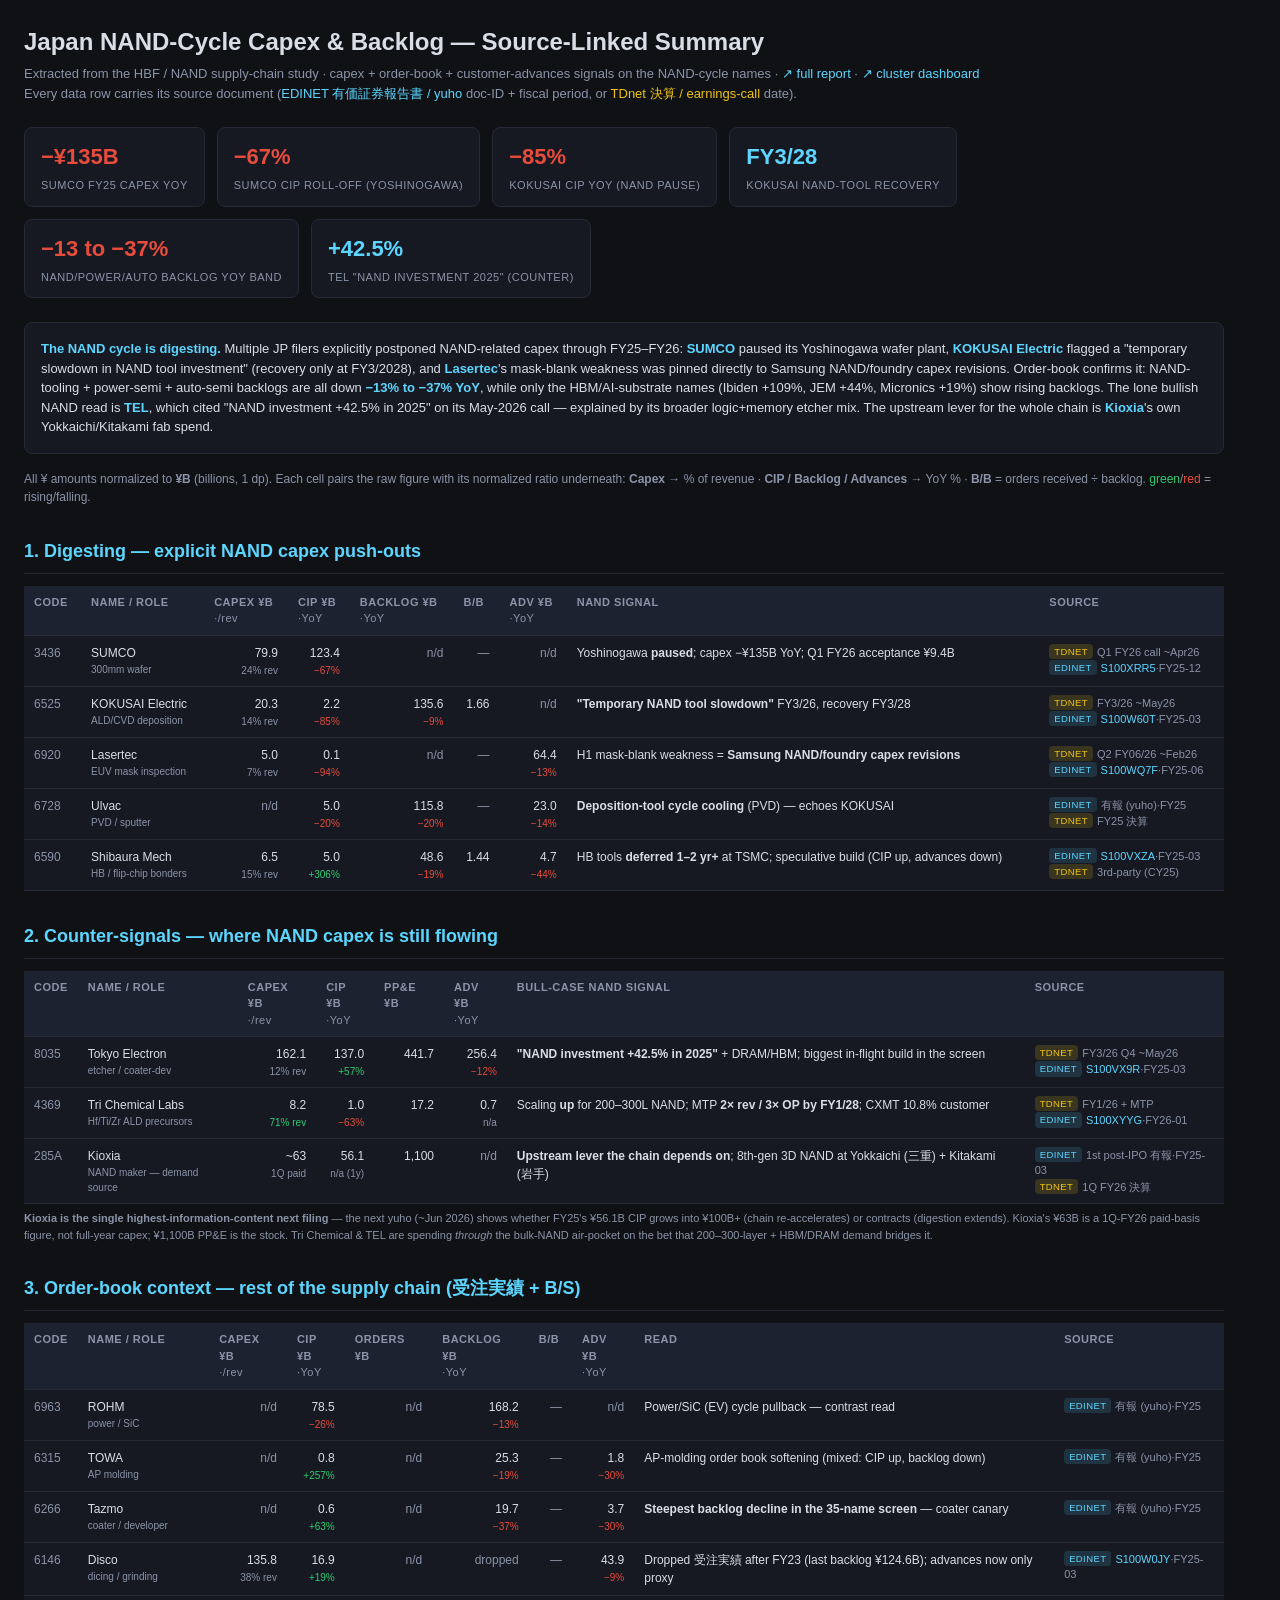
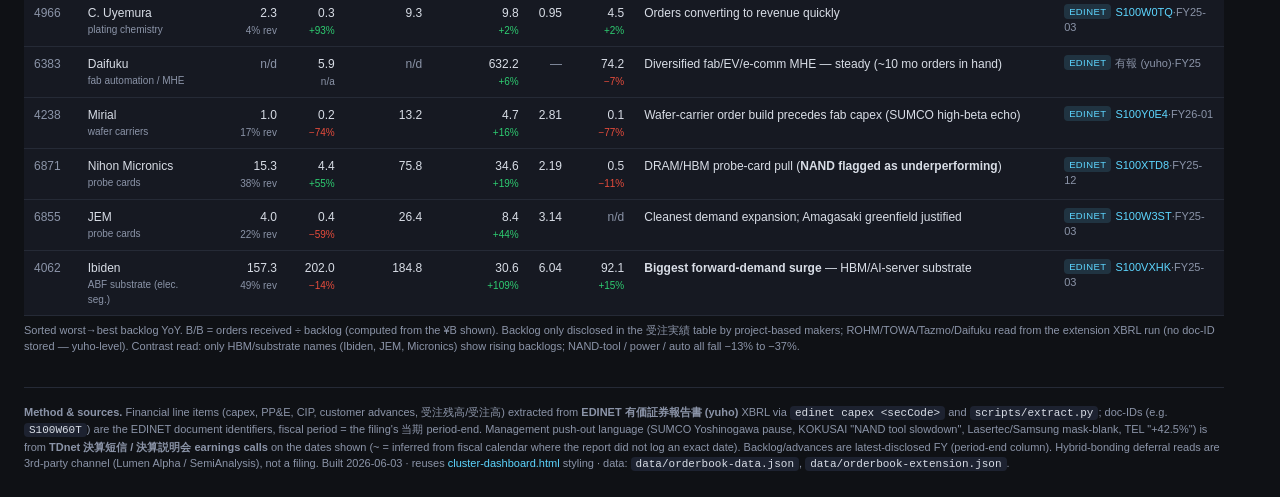
<file: 2026-05-27-jp-semi-supply-chain-facilities/nand-capex-backlog.html>
<!DOCTYPE html>
<html lang="en">
<head>
<meta charset="UTF-8">
<meta name="viewport" content="width=device-width, initial-scale=1">
<title>Japan NAND-Cycle Capex &amp; Backlog — Source-Linked Summary</title>
<style>
  /* CSS reused from cluster-dashboard.html (semi-screen) for visual consistency */
  :root {
    --bg: #0f1115;
    --panel: #161922;
    --border: #252a36;
    --text: #d8dde6;
    --muted: #8b94a8;
    --accent: #5dd6ff;
    --up: #2ecc71;
    --down: #e74c3c;
    --neutral: #f1c40f;
  }
  body {
    margin: 0; padding: 24px;
    background: var(--bg);
    color: var(--text);
    font-family: -apple-system, BlinkMacSystemFont, "Segoe UI", Roboto, sans-serif;
    line-height: 1.5;
    max-width: 1200px;
  }
  h1 { font-size: 24px; margin: 0 0 4px; }
  h2 { font-size: 18px; margin: 32px 0 12px; color: var(--accent); border-bottom: 1px solid var(--border); padding-bottom: 8px; }
  h3 { font-size: 14px; margin: 16px 0 8px; color: var(--muted); text-transform: uppercase; letter-spacing: 0.5px; }
  .subtitle { color: var(--muted); margin-bottom: 24px; font-size: 13px; }
  .kpis { display: flex; gap: 12px; margin: 24px 0; flex-wrap: wrap; }
  .kpi {
    background: var(--panel); border: 1px solid var(--border);
    padding: 12px 16px; border-radius: 8px; min-width: 140px;
  }
  .kpi .val { font-size: 22px; font-weight: 600; color: var(--accent); }
  .kpi .val.down { color: var(--down); }
  .kpi .lbl { font-size: 11px; color: var(--muted); text-transform: uppercase; letter-spacing: 0.5px; margin-top: 4px; }
  .narrative {
    background: var(--panel); border: 1px solid var(--border);
    border-radius: 8px; padding: 16px; margin-bottom: 16px;
    font-size: 13px; color: var(--text);
  }
  .narrative b { color: var(--accent); }
  table {
    width: 100%; border-collapse: collapse;
    background: var(--panel); margin: 12px 0;
    font-size: 12px;
  }
  th, td { padding: 8px 10px; text-align: left; border-bottom: 1px solid var(--border); vertical-align: top; }
  th { background: #1d2230; color: var(--muted); text-transform: uppercase; font-size: 11px; letter-spacing: 0.5px; }
  td.num { text-align: right; font-variant-numeric: tabular-nums; }
  td.num .sub { display: block; font-size: 10px; font-weight: 400; margin-top: 1px; }
  td.num .sub.pos { color: var(--up); }
  td.num .sub.neg { color: var(--down); }
  td.num .sub.mut { color: var(--muted); }
  td.num .nd { color: var(--muted); }
  td.pos { color: var(--up); }
  td.neg { color: var(--down); }
  td.code { font-variant-numeric: tabular-nums; color: var(--muted); }
  .pill {
    display: inline-block; padding: 2px 8px; border-radius: 10px;
    background: #1d2230; color: var(--muted); font-size: 11px;
  }
  .pill.up { background: rgba(46, 204, 113, 0.15); color: var(--up); }
  .pill.down { background: rgba(231, 76, 60, 0.15); color: var(--down); }
  /* source-document cell */
  td.src { font-size: 11px; color: var(--muted); line-height: 1.4; }
  td.src .doc { color: var(--accent); font-variant-numeric: tabular-nums; }
  td.src .tag {
    display: inline-block; font-size: 9.5px; text-transform: uppercase; letter-spacing: 0.4px;
    padding: 1px 5px; border-radius: 4px; margin-right: 4px; vertical-align: 1px;
  }
  td.src .tag.edinet { background: rgba(93,214,255,0.14); color: var(--accent); }
  td.src .tag.tdnet { background: rgba(241,196,15,0.16); color: var(--neutral); }
  /* diverging YoY bar */
  .bar { position: relative; height: 14px; width: 120px; }
  .bar .zero { position: absolute; left: 50%; top: -1px; bottom: -1px; width: 1px; background: var(--border); }
  .bar .fill { position: absolute; top: 2px; height: 10px; border-radius: 2px; }
  .bar .fill.up { left: 50%; background: var(--up); }
  .bar .fill.down { right: 50%; background: var(--down); }
  footer { color: var(--muted); font-size: 11px; margin-top: 32px; border-top: 1px solid var(--border); padding-top: 16px; }
  footer code { background: #1d2230; padding: 1px 5px; border-radius: 4px; color: var(--text); }
  a { color: var(--accent); text-decoration: none; }
  a:hover { text-decoration: underline; }
  caption { caption-side: bottom; text-align: left; color: var(--muted); font-size: 11px; padding-top: 6px; }
</style>
</head>
<body>

<h1>Japan NAND-Cycle Capex &amp; Backlog — Source-Linked Summary</h1>
<div class="subtitle">
  Extracted from the HBF / NAND supply-chain study · capex + order-book + customer-advances signals on the NAND-cycle names ·
  <a href="REPORT.md">↗ full report</a> · <a href="cluster-dashboard.html">↗ cluster dashboard</a>
  <br>Every data row carries its source document (<span style="color:var(--accent)">EDINET 有価証券報告書 / yuho</span> doc-ID + fiscal period, or <span style="color:var(--neutral)">TDnet 決算 / earnings-call</span> date).
</div>

<div class="kpis">
  <div class="kpi"><div class="val down">−¥135B</div><div class="lbl">SUMCO FY25 capex YoY</div></div>
  <div class="kpi"><div class="val down">−67%</div><div class="lbl">SUMCO CIP roll-off (Yoshinogawa)</div></div>
  <div class="kpi"><div class="val down">−85%</div><div class="lbl">KOKUSAI CIP YoY (NAND pause)</div></div>
  <div class="kpi"><div class="val">FY3/28</div><div class="lbl">KOKUSAI NAND-tool recovery</div></div>
  <div class="kpi"><div class="val down">−13&nbsp;to&nbsp;−37%</div><div class="lbl">NAND/power/auto backlog YoY band</div></div>
  <div class="kpi"><div class="val">+42.5%</div><div class="lbl">TEL "NAND investment 2025" (counter)</div></div>
</div>

<div class="narrative">
<b>The NAND cycle is digesting.</b> Multiple JP filers explicitly postponed NAND-related capex through FY25–FY26: <b>SUMCO</b> paused its Yoshinogawa wafer plant, <b>KOKUSAI Electric</b> flagged a "temporary slowdown in NAND tool investment" (recovery only at FY3/2028), and <b>Lasertec</b>'s mask-blank weakness was pinned directly to Samsung NAND/foundry capex revisions. Order-book confirms it: NAND-tooling + power-semi + auto-semi backlogs are all down <b>−13% to −37% YoY</b>, while only the HBM/AI-substrate names (Ibiden +109%, JEM +44%, Micronics +19%) show rising backlogs. The lone bullish NAND read is <b>TEL</b>, which cited "NAND investment +42.5% in 2025" on its May-2026 call — explained by its broader logic+memory etcher mix. The upstream lever for the whole chain is <b>Kioxia</b>'s own Yokkaichi/Kitakami fab spend.
</div>

<p style="font-size:12px;color:var(--muted);margin:4px 0 0;">All ¥ amounts normalized to <b>¥B</b> (billions, 1 dp). Each cell pairs the raw figure with its normalized ratio underneath: <b>Capex</b> → % of revenue · <b>CIP / Backlog / Advances</b> → YoY % · <b>B/B</b> = orders received ÷ backlog. <span style="color:var(--up)">green</span>/<span style="color:var(--down)">red</span> = rising/falling.</p>

<h2>1. Digesting — explicit NAND capex push-outs</h2>
<table>
  <thead>
    <tr>
      <th>Code</th><th>Name / role</th>
      <th>Capex ¥B<br><span style="font-weight:400;text-transform:none">·/rev</span></th>
      <th>CIP ¥B<br><span style="font-weight:400;text-transform:none">·YoY</span></th>
      <th>Backlog ¥B<br><span style="font-weight:400;text-transform:none">·YoY</span></th>
      <th>B/B</th>
      <th>Adv ¥B<br><span style="font-weight:400;text-transform:none">·YoY</span></th>
      <th>NAND signal</th><th>Source</th>
    </tr>
  </thead>
  <tbody>
    <tr>
      <td class="code">3436</td><td>SUMCO<span class="sub mut" style="display:block;font-size:10px;color:var(--muted)">300mm wafer</span></td>
      <td class="num">79.9<span class="sub mut">24% rev</span></td>
      <td class="num">123.4<span class="sub neg">−67%</span></td>
      <td class="num"><span class="nd">n/d</span></td>
      <td class="num"><span class="nd">—</span></td>
      <td class="num"><span class="nd">n/d</span></td>
      <td>Yoshinogawa <b>paused</b>; capex −¥135B YoY; Q1 FY26 acceptance ¥9.4B</td>
      <td class="src"><span class="tag tdnet">tdnet</span>Q1 FY26 call ~Apr26<br><span class="tag edinet">edinet</span><span class="doc">S100XRR5</span>·FY25-12</td>
    </tr>
    <tr>
      <td class="code">6525</td><td>KOKUSAI Electric<span class="sub mut" style="display:block;font-size:10px;color:var(--muted)">ALD/CVD deposition</span></td>
      <td class="num">20.3<span class="sub mut">14% rev</span></td>
      <td class="num">2.2<span class="sub neg">−85%</span></td>
      <td class="num">135.6<span class="sub neg">−9%</span></td>
      <td class="num">1.66</td>
      <td class="num"><span class="nd">n/d</span></td>
      <td><b>"Temporary NAND tool slowdown"</b> FY3/26, recovery FY3/28</td>
      <td class="src"><span class="tag tdnet">tdnet</span>FY3/26 ~May26<br><span class="tag edinet">edinet</span><span class="doc">S100W60T</span>·FY25-03</td>
    </tr>
    <tr>
      <td class="code">6920</td><td>Lasertec<span class="sub mut" style="display:block;font-size:10px;color:var(--muted)">EUV mask inspection</span></td>
      <td class="num">5.0<span class="sub mut">7% rev</span></td>
      <td class="num">0.1<span class="sub neg">−94%</span></td>
      <td class="num"><span class="nd">n/d</span></td>
      <td class="num"><span class="nd">—</span></td>
      <td class="num">64.4<span class="sub neg">−13%</span></td>
      <td>H1 mask-blank weakness = <b>Samsung NAND/foundry capex revisions</b></td>
      <td class="src"><span class="tag tdnet">tdnet</span>Q2 FY06/26 ~Feb26<br><span class="tag edinet">edinet</span><span class="doc">S100WQ7F</span>·FY25-06</td>
    </tr>
    <tr>
      <td class="code">6728</td><td>Ulvac<span class="sub mut" style="display:block;font-size:10px;color:var(--muted)">PVD / sputter</span></td>
      <td class="num"><span class="nd">n/d</span></td>
      <td class="num">5.0<span class="sub neg">−20%</span></td>
      <td class="num">115.8<span class="sub neg">−20%</span></td>
      <td class="num"><span class="nd">—</span></td>
      <td class="num">23.0<span class="sub neg">−14%</span></td>
      <td><b>Deposition-tool cycle cooling</b> (PVD) — echoes KOKUSAI</td>
      <td class="src"><span class="tag edinet">edinet</span>有報 (yuho)·FY25<br><span class="tag tdnet">tdnet</span>FY25 決算</td>
    </tr>
    <tr>
      <td class="code">6590</td><td>Shibaura Mech<span class="sub mut" style="display:block;font-size:10px;color:var(--muted)">HB / flip-chip bonders</span></td>
      <td class="num">6.5<span class="sub mut">15% rev</span></td>
      <td class="num">5.0<span class="sub pos">+306%</span></td>
      <td class="num">48.6<span class="sub neg">−19%</span></td>
      <td class="num">1.44</td>
      <td class="num">4.7<span class="sub neg">−44%</span></td>
      <td>HB tools <b>deferred 1–2 yr+</b> at TSMC; speculative build (CIP up, advances down)</td>
      <td class="src"><span class="tag edinet">edinet</span><span class="doc">S100VXZA</span>·FY25-03<br><span class="tag tdnet">tdnet</span>3rd-party (CY25)</td>
    </tr>
  </tbody>
</table>

<h2>2. Counter-signals — where NAND capex is still flowing</h2>
<table>
  <thead>
    <tr>
      <th>Code</th><th>Name / role</th>
      <th>Capex ¥B<br><span style="font-weight:400;text-transform:none">·/rev</span></th>
      <th>CIP ¥B<br><span style="font-weight:400;text-transform:none">·YoY</span></th>
      <th>PP&amp;E ¥B</th>
      <th>Adv ¥B<br><span style="font-weight:400;text-transform:none">·YoY</span></th>
      <th>Bull-case NAND signal</th><th>Source</th>
    </tr>
  </thead>
  <tbody>
    <tr>
      <td class="code">8035</td><td>Tokyo Electron<span class="sub mut" style="display:block;font-size:10px;color:var(--muted)">etcher / coater-dev</span></td>
      <td class="num">162.1<span class="sub mut">12% rev</span></td>
      <td class="num">137.0<span class="sub pos">+57%</span></td>
      <td class="num">441.7</td>
      <td class="num">256.4<span class="sub neg">−12%</span></td>
      <td><b>"NAND investment +42.5% in 2025"</b> + DRAM/HBM; biggest in-flight build in the screen</td>
      <td class="src"><span class="tag tdnet">tdnet</span>FY3/26 Q4 ~May26<br><span class="tag edinet">edinet</span><span class="doc">S100VX9R</span>·FY25-03</td>
    </tr>
    <tr>
      <td class="code">4369</td><td>Tri Chemical Labs<span class="sub mut" style="display:block;font-size:10px;color:var(--muted)">Hf/Ti/Zr ALD precursors</span></td>
      <td class="num">8.2<span class="sub pos">71% rev</span></td>
      <td class="num">1.0<span class="sub neg">−63%</span></td>
      <td class="num">17.2</td>
      <td class="num">0.7<span class="sub mut">n/a</span></td>
      <td>Scaling <b>up</b> for 200–300L NAND; MTP <b>2× rev / 3× OP by FY1/28</b>; CXMT 10.8% customer</td>
      <td class="src"><span class="tag tdnet">tdnet</span>FY1/26 + MTP<br><span class="tag edinet">edinet</span><span class="doc">S100XYYG</span>·FY26-01</td>
    </tr>
    <tr>
      <td class="code">285A</td><td>Kioxia<span class="sub mut" style="display:block;font-size:10px;color:var(--muted)">NAND maker — demand source</span></td>
      <td class="num">~63<span class="sub mut">1Q paid</span></td>
      <td class="num">56.1<span class="sub mut">n/a (1y)</span></td>
      <td class="num">1,100</td>
      <td class="num"><span class="nd">n/d</span></td>
      <td><b>Upstream lever the chain depends on</b>; 8th-gen 3D NAND at Yokkaichi (三重) + Kitakami (岩手)</td>
      <td class="src"><span class="tag edinet">edinet</span>1st post-IPO 有報·FY25-03<br><span class="tag tdnet">tdnet</span>1Q FY26 決算</td>
    </tr>
  </tbody>
  <caption><b>Kioxia is the single highest-information-content next filing</b> — the next yuho (~Jun 2026) shows whether FY25's ¥56.1B CIP grows into ¥100B+ (chain re-accelerates) or contracts (digestion extends). Kioxia's ¥63B is a 1Q-FY26 paid-basis figure, not full-year capex; ¥1,100B PP&amp;E is the stock. Tri Chemical &amp; TEL are spending <i>through</i> the bulk-NAND air-pocket on the bet that 200–300-layer + HBM/DRAM demand bridges it.</caption>
</table>

<h2>3. Order-book context — rest of the supply chain (受注実績 + B/S)</h2>
<table>
  <thead>
    <tr>
      <th>Code</th><th>Name / role</th>
      <th>Capex ¥B<br><span style="font-weight:400;text-transform:none">·/rev</span></th>
      <th>CIP ¥B<br><span style="font-weight:400;text-transform:none">·YoY</span></th>
      <th>Orders ¥B</th>
      <th>Backlog ¥B<br><span style="font-weight:400;text-transform:none">·YoY</span></th>
      <th>B/B</th>
      <th>Adv ¥B<br><span style="font-weight:400;text-transform:none">·YoY</span></th>
      <th>Read</th><th>Source</th>
    </tr>
  </thead>
  <tbody>
    <tr>
      <td class="code">6963</td><td>ROHM<span class="sub mut" style="display:block;font-size:10px;color:var(--muted)">power / SiC</span></td>
      <td class="num"><span class="nd">n/d</span></td><td class="num">78.5<span class="sub neg">−26%</span></td>
      <td class="num"><span class="nd">n/d</span></td><td class="num">168.2<span class="sub neg">−13%</span></td>
      <td class="num"><span class="nd">—</span></td><td class="num"><span class="nd">n/d</span></td>
      <td>Power/SiC (EV) cycle pullback — contrast read</td>
      <td class="src"><span class="tag edinet">edinet</span>有報 (yuho)·FY25</td>
    </tr>
    <tr>
      <td class="code">6315</td><td>TOWA<span class="sub mut" style="display:block;font-size:10px;color:var(--muted)">AP molding</span></td>
      <td class="num"><span class="nd">n/d</span></td><td class="num">0.8<span class="sub pos">+257%</span></td>
      <td class="num"><span class="nd">n/d</span></td><td class="num">25.3<span class="sub neg">−19%</span></td>
      <td class="num"><span class="nd">—</span></td><td class="num">1.8<span class="sub neg">−30%</span></td>
      <td>AP-molding order book softening (mixed: CIP up, backlog down)</td>
      <td class="src"><span class="tag edinet">edinet</span>有報 (yuho)·FY25</td>
    </tr>
    <tr>
      <td class="code">6266</td><td>Tazmo<span class="sub mut" style="display:block;font-size:10px;color:var(--muted)">coater / developer</span></td>
      <td class="num"><span class="nd">n/d</span></td><td class="num">0.6<span class="sub pos">+63%</span></td>
      <td class="num"><span class="nd">n/d</span></td><td class="num">19.7<span class="sub neg">−37%</span></td>
      <td class="num"><span class="nd">—</span></td><td class="num">3.7<span class="sub neg">−30%</span></td>
      <td><b>Steepest backlog decline in the 35-name screen</b> — coater canary</td>
      <td class="src"><span class="tag edinet">edinet</span>有報 (yuho)·FY25</td>
    </tr>
    <tr>
      <td class="code">6146</td><td>Disco<span class="sub mut" style="display:block;font-size:10px;color:var(--muted)">dicing / grinding</span></td>
      <td class="num">135.8<span class="sub mut">38% rev</span></td><td class="num">16.9<span class="sub pos">+19%</span></td>
      <td class="num"><span class="nd">n/d</span></td><td class="num"><span class="nd">dropped</span></td>
      <td class="num"><span class="nd">—</span></td><td class="num">43.9<span class="sub neg">−9%</span></td>
      <td>Dropped 受注実績 after FY23 (last backlog ¥124.6B); advances now only proxy</td>
      <td class="src"><span class="tag edinet">edinet</span><span class="doc">S100W0JY</span>·FY25-03</td>
    </tr>
    <tr>
      <td class="code">4966</td><td>C. Uyemura<span class="sub mut" style="display:block;font-size:10px;color:var(--muted)">plating chemistry</span></td>
      <td class="num">2.3<span class="sub mut">4% rev</span></td><td class="num">0.3<span class="sub pos">+93%</span></td>
      <td class="num">9.3</td><td class="num">9.8<span class="sub pos">+2%</span></td>
      <td class="num">0.95</td><td class="num">4.5<span class="sub pos">+2%</span></td>
      <td>Orders converting to revenue quickly</td>
      <td class="src"><span class="tag edinet">edinet</span><span class="doc">S100W0TQ</span>·FY25-03</td>
    </tr>
    <tr>
      <td class="code">6383</td><td>Daifuku<span class="sub mut" style="display:block;font-size:10px;color:var(--muted)">fab automation / MHE</span></td>
      <td class="num"><span class="nd">n/d</span></td><td class="num">5.9<span class="sub mut">n/a</span></td>
      <td class="num"><span class="nd">n/d</span></td><td class="num">632.2<span class="sub pos">+6%</span></td>
      <td class="num"><span class="nd">—</span></td><td class="num">74.2<span class="sub neg">−7%</span></td>
      <td>Diversified fab/EV/e-comm MHE — steady (~10 mo orders in hand)</td>
      <td class="src"><span class="tag edinet">edinet</span>有報 (yuho)·FY25</td>
    </tr>
    <tr>
      <td class="code">4238</td><td>Mirial<span class="sub mut" style="display:block;font-size:10px;color:var(--muted)">wafer carriers</span></td>
      <td class="num">1.0<span class="sub mut">17% rev</span></td><td class="num">0.2<span class="sub neg">−74%</span></td>
      <td class="num">13.2</td><td class="num">4.7<span class="sub pos">+16%</span></td>
      <td class="num">2.81</td><td class="num">0.1<span class="sub neg">−77%</span></td>
      <td>Wafer-carrier order build precedes fab capex (SUMCO high-beta echo)</td>
      <td class="src"><span class="tag edinet">edinet</span><span class="doc">S100Y0E4</span>·FY26-01</td>
    </tr>
    <tr>
      <td class="code">6871</td><td>Nihon Micronics<span class="sub mut" style="display:block;font-size:10px;color:var(--muted)">probe cards</span></td>
      <td class="num">15.3<span class="sub mut">38% rev</span></td><td class="num">4.4<span class="sub pos">+55%</span></td>
      <td class="num">75.8</td><td class="num">34.6<span class="sub pos">+19%</span></td>
      <td class="num">2.19</td><td class="num">0.5<span class="sub neg">−11%</span></td>
      <td>DRAM/HBM probe-card pull (<b>NAND flagged as underperforming</b>)</td>
      <td class="src"><span class="tag edinet">edinet</span><span class="doc">S100XTD8</span>·FY25-12</td>
    </tr>
    <tr>
      <td class="code">6855</td><td>JEM<span class="sub mut" style="display:block;font-size:10px;color:var(--muted)">probe cards</span></td>
      <td class="num">4.0<span class="sub mut">22% rev</span></td><td class="num">0.4<span class="sub neg">−59%</span></td>
      <td class="num">26.4</td><td class="num">8.4<span class="sub pos">+44%</span></td>
      <td class="num">3.14</td><td class="num"><span class="nd">n/d</span></td>
      <td>Cleanest demand expansion; Amagasaki greenfield justified</td>
      <td class="src"><span class="tag edinet">edinet</span><span class="doc">S100W3ST</span>·FY25-03</td>
    </tr>
    <tr>
      <td class="code">4062</td><td>Ibiden<span class="sub mut" style="display:block;font-size:10px;color:var(--muted)">ABF substrate (elec. seg.)</span></td>
      <td class="num">157.3<span class="sub mut">49% rev</span></td><td class="num">202.0<span class="sub neg">−14%</span></td>
      <td class="num">184.8</td><td class="num">30.6<span class="sub pos">+109%</span></td>
      <td class="num">6.04</td><td class="num">92.1<span class="sub pos">+15%</span></td>
      <td><b>Biggest forward-demand surge</b> — HBM/AI-server substrate</td>
      <td class="src"><span class="tag edinet">edinet</span><span class="doc">S100VXHK</span>·FY25-03</td>
    </tr>
  </tbody>
  <caption>Sorted worst→best backlog YoY. B/B = orders received ÷ backlog (computed from the ¥B shown). Backlog only disclosed in the 受注実績 table by project-based makers; ROHM/TOWA/Tazmo/Daifuku read from the extension XBRL run (no doc-ID stored — yuho-level). Contrast read: only HBM/substrate names (Ibiden, JEM, Micronics) show rising backlogs; NAND-tool / power / auto all fall −13% to −37%.</caption>
</table>

<footer>
<b>Method &amp; sources.</b> Financial line items (capex, PP&amp;E, CIP, customer advances, 受注残高/受注高) extracted from <b>EDINET 有価証券報告書 (yuho)</b> XBRL via <code>edinet capex &lt;secCode&gt;</code> and <code>scripts/extract.py</code>; doc-IDs (e.g. <code>S100W60T</code>) are the EDINET document identifiers, fiscal period = the filing's 当期 period-end. Management push-out language (SUMCO Yoshinogawa pause, KOKUSAI "NAND tool slowdown", Lasertec/Samsung mask-blank, TEL "+42.5%") is from <b>TDnet 決算短信 / 決算説明会 earnings calls</b> on the dates shown (~ = inferred from fiscal calendar where the report did not log an exact date). Backlog/advances are latest-disclosed FY (period-end column). Hybrid-bonding deferral reads are 3rd-party channel (Lumen Alpha / SemiAnalysis), not a filing. Built 2026-06-03 · reuses <a href="cluster-dashboard.html">cluster-dashboard.html</a> styling · data: <code>data/orderbook-data.json</code>, <code>data/orderbook-extension.json</code>.
</footer>

</body>
</html>
</file>
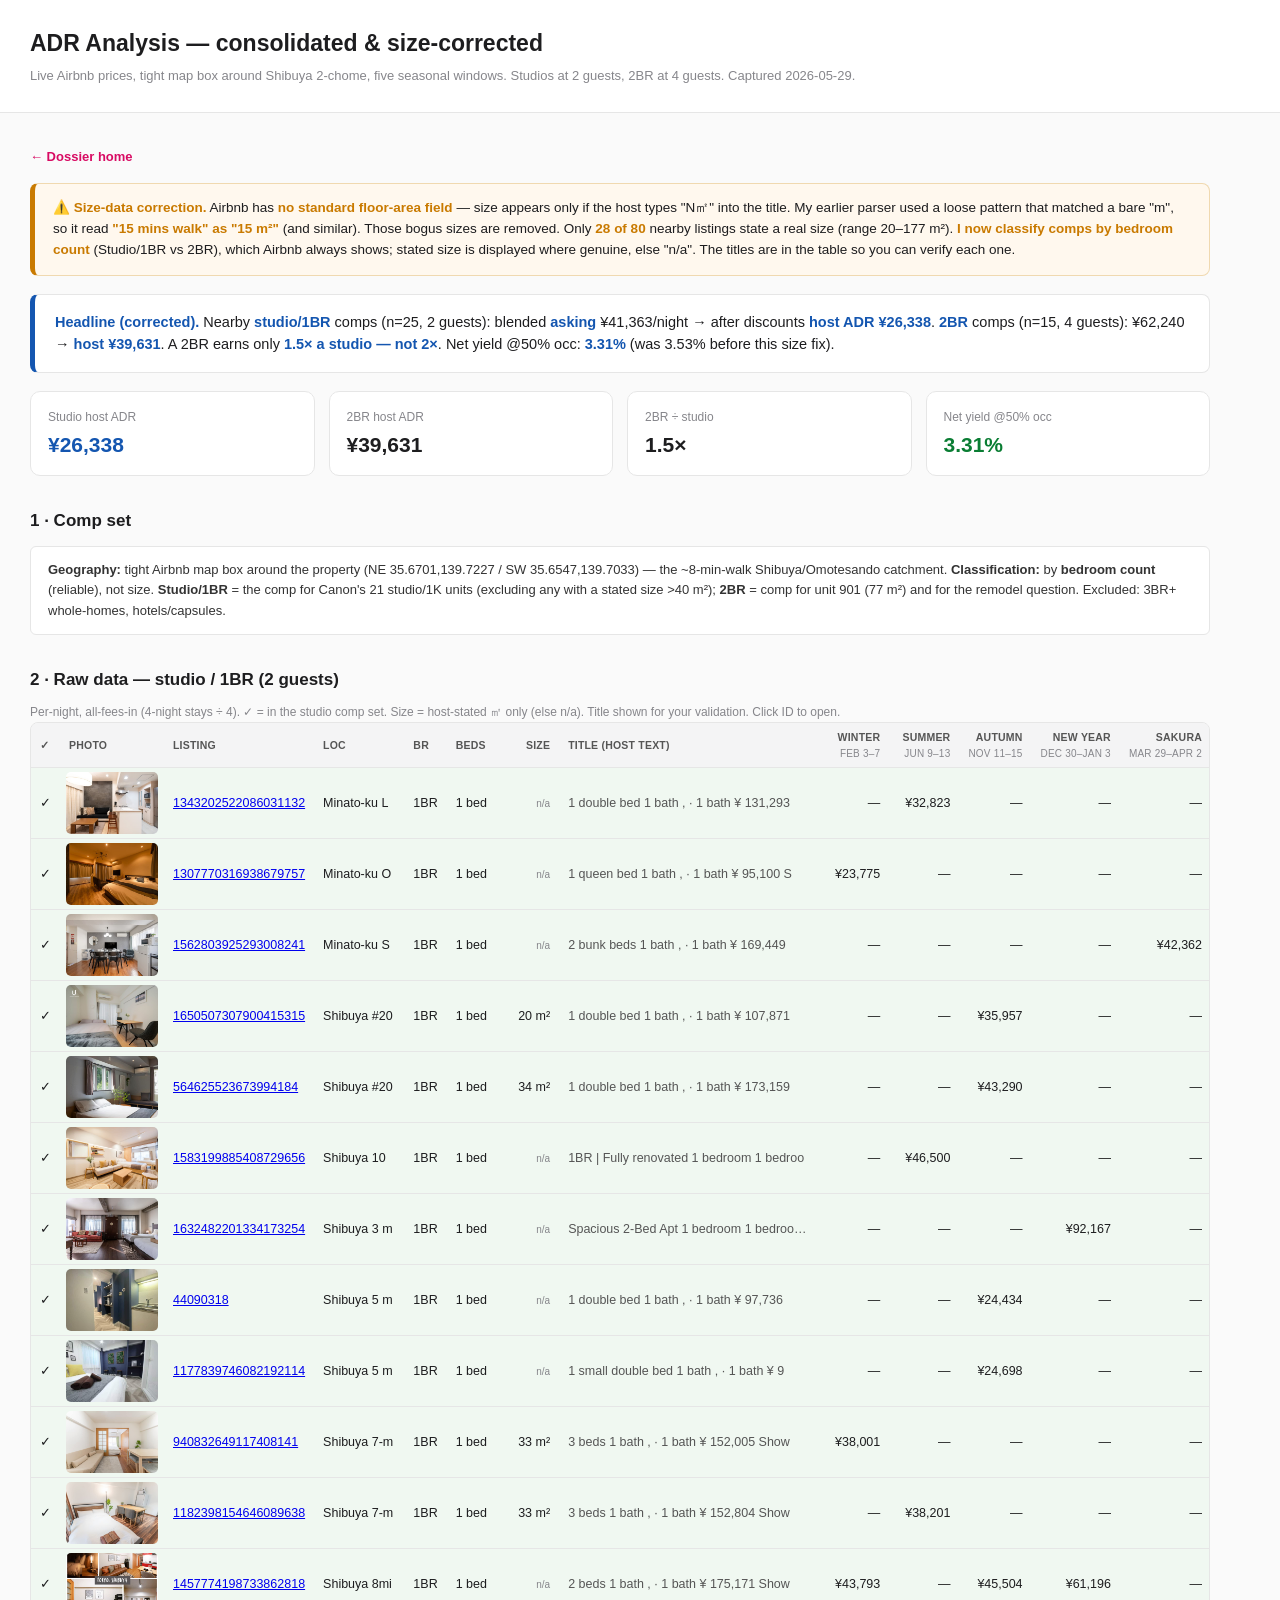
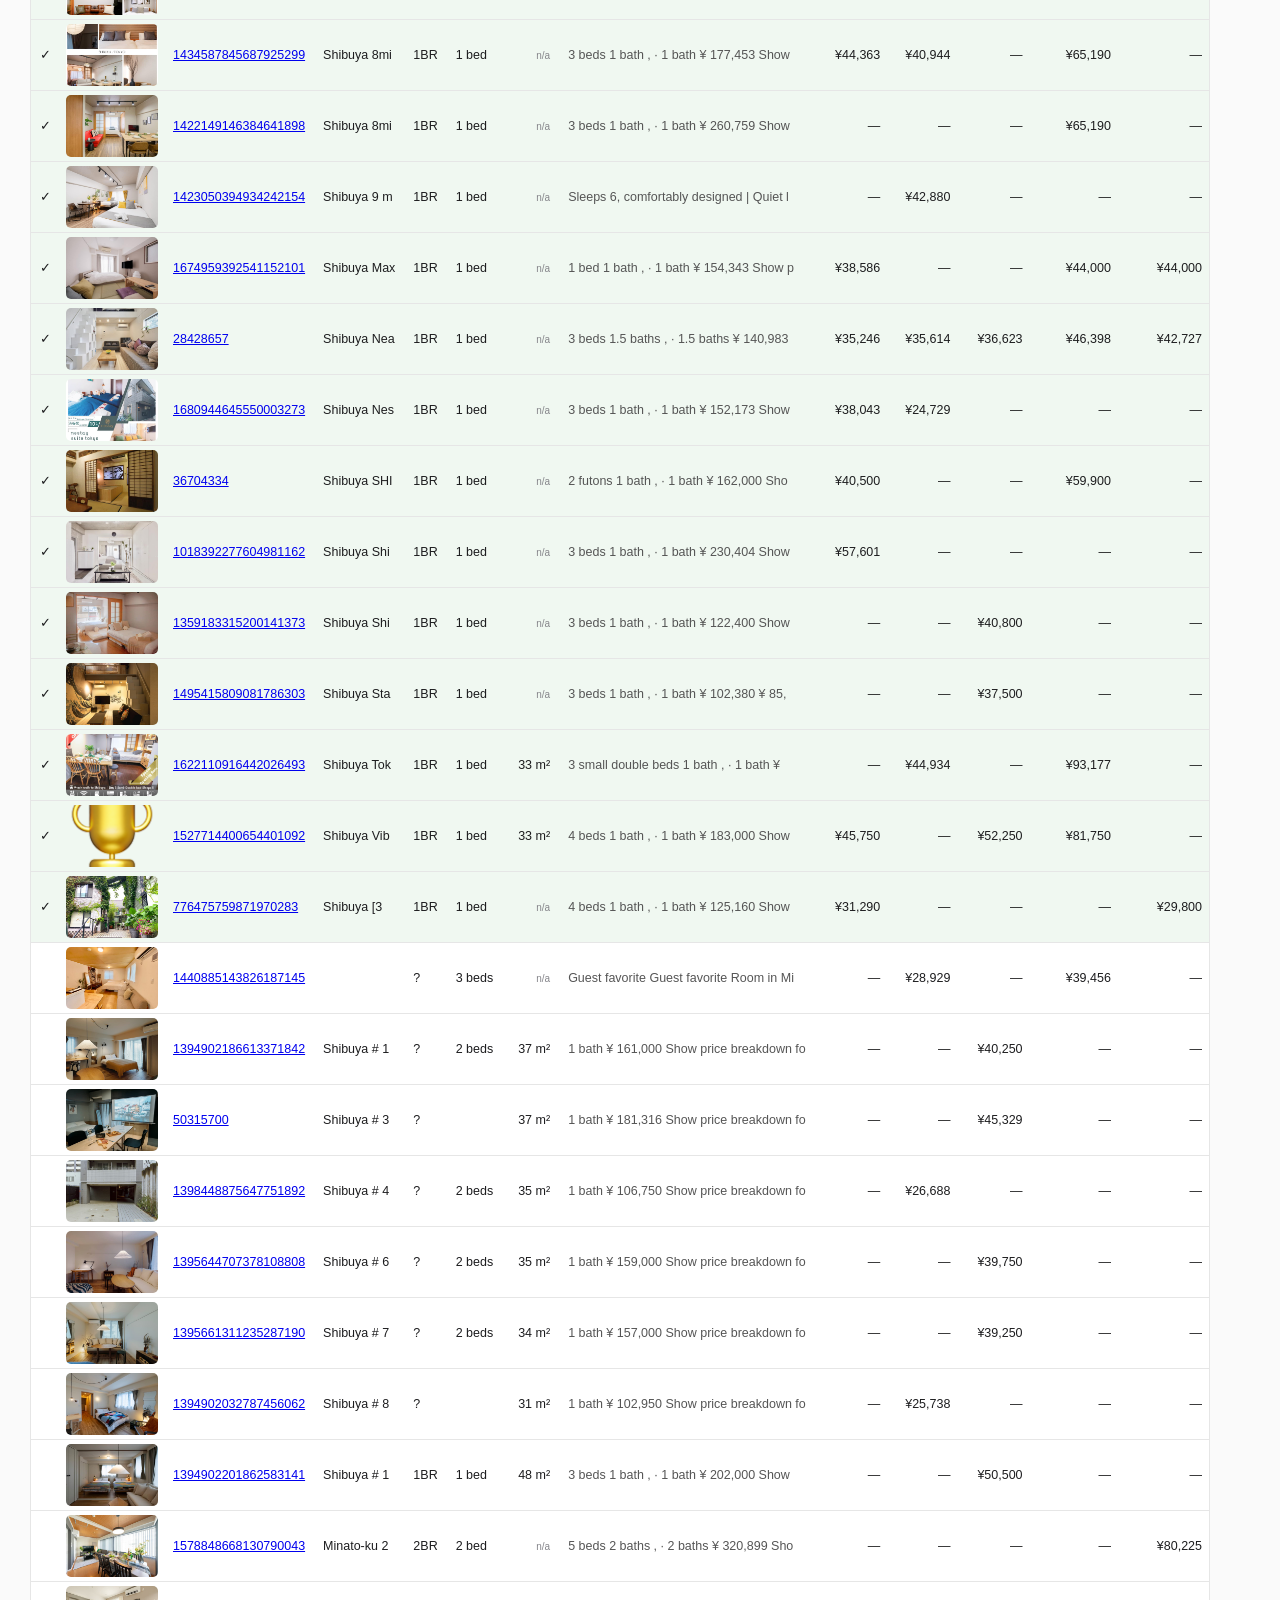
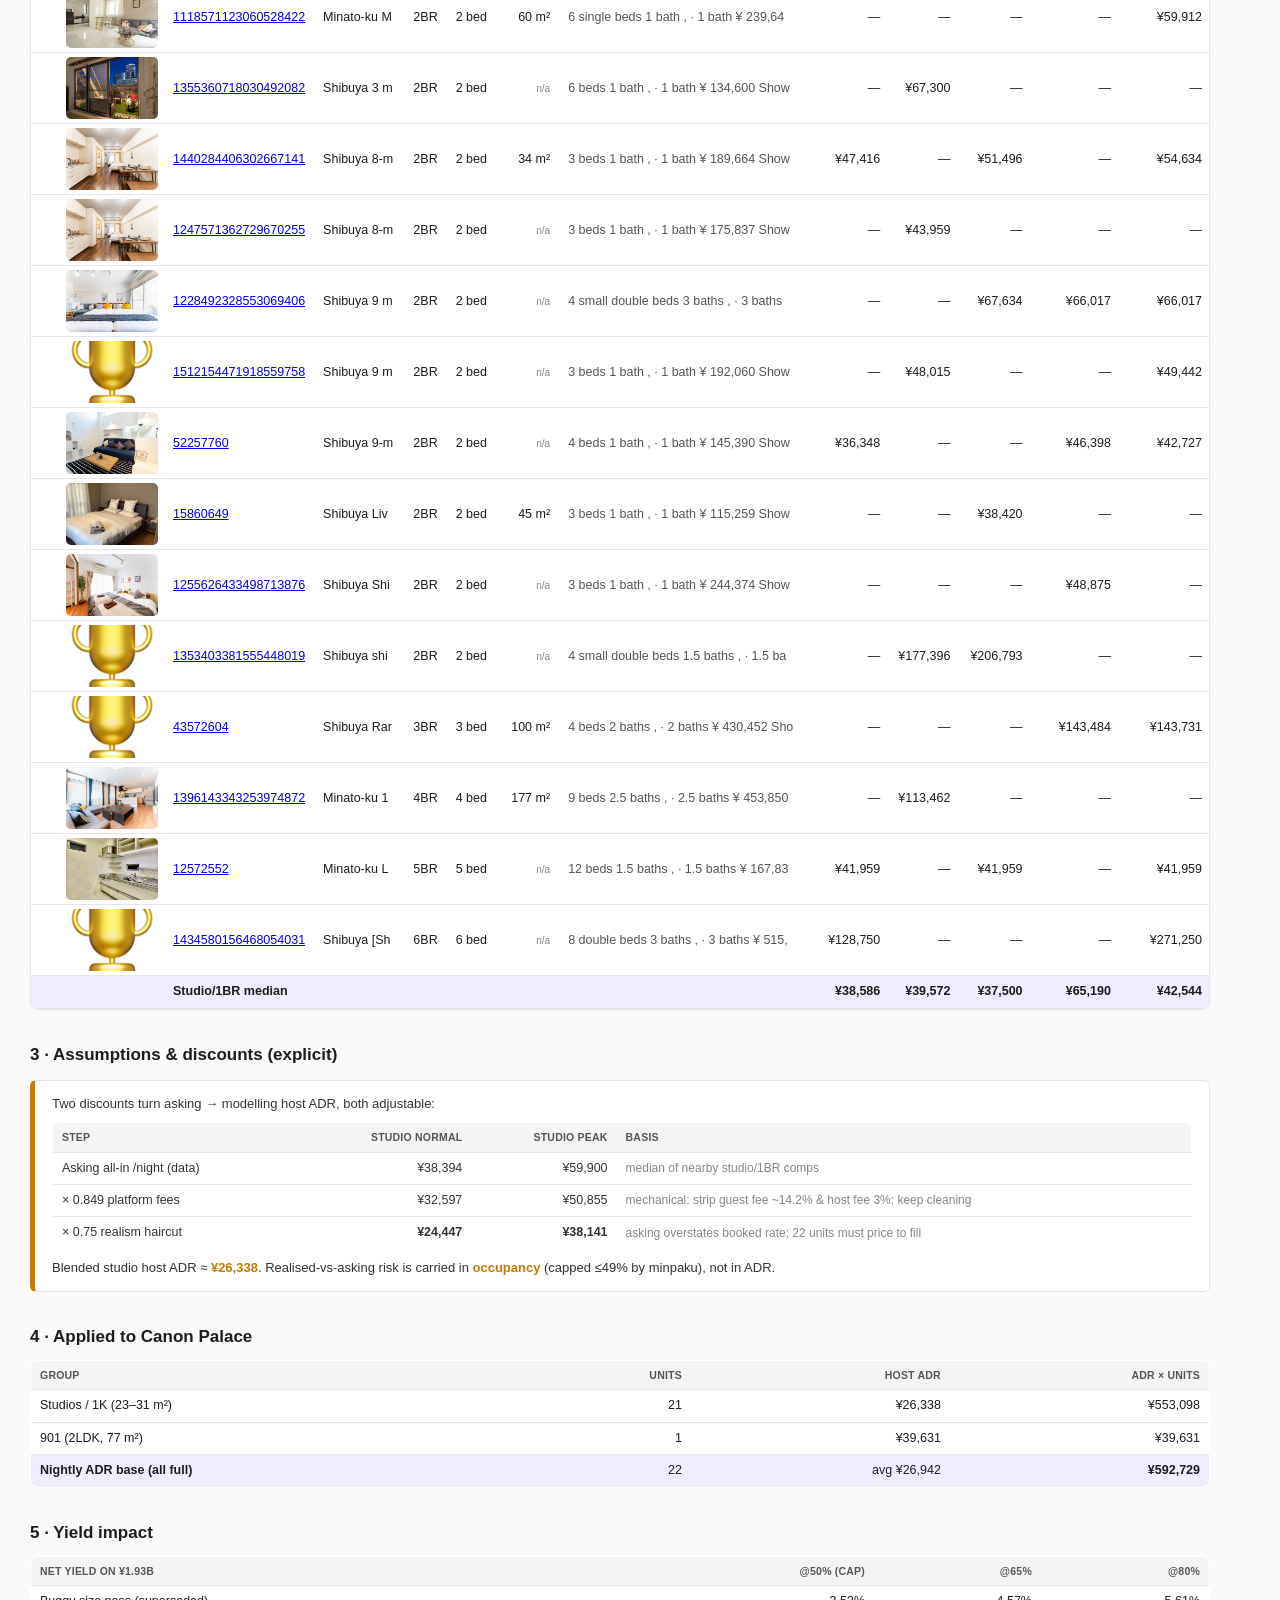
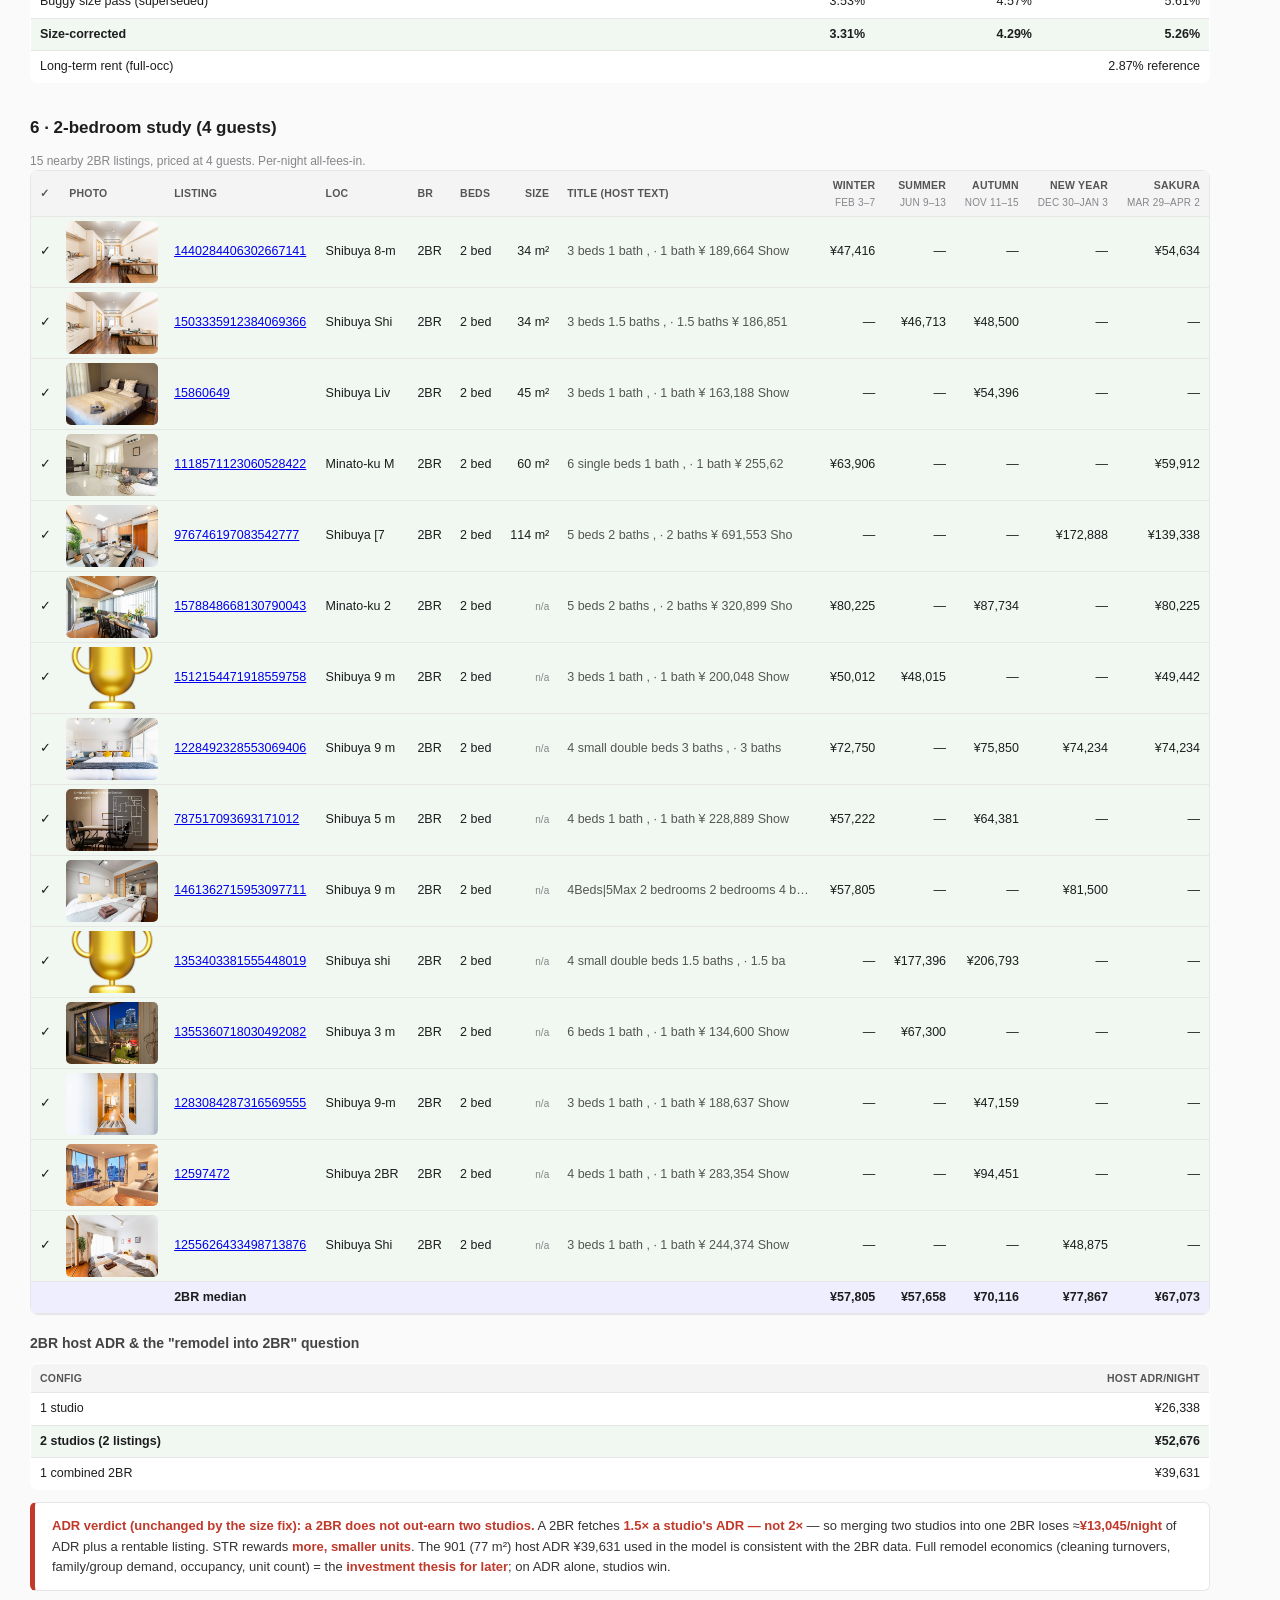
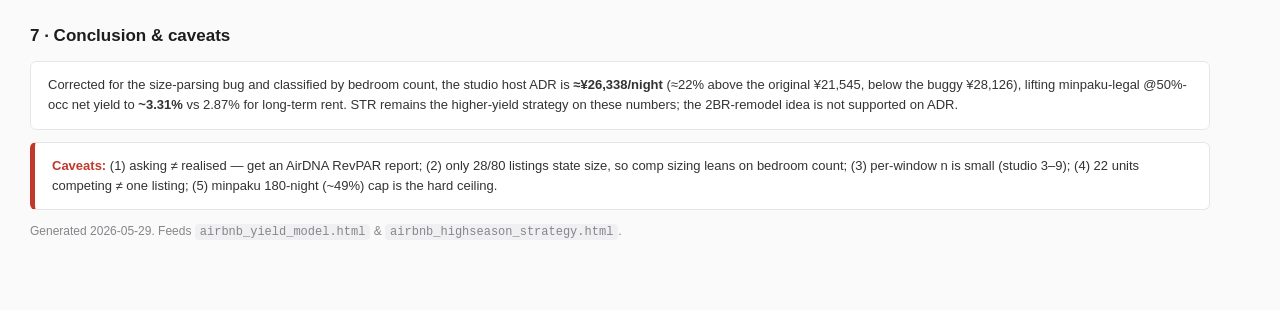
<file: 2026-05-29-shibuya-canon-palace/airbnb_adr_analysis.html>
<!doctype html><html lang="en"><head><meta charset="utf-8">
<meta name="viewport" content="width=device-width,initial-scale=1">
<title>ADR Analysis (consolidated, size-corrected) — Shibuya Canon Palace</title>
<link rel="stylesheet" href="report.css">
<style>
body{font-size:14.5px}
.wrap{max-width:1240px}
h2{margin:32px 0 10px} h3{margin:18px 0 6px}
.fix{background:#fff8ee;border:1px solid #f0d9b0;border-left:5px solid var(--o);border-radius:8px;padding:14px 18px;margin:16px 0;font-size:13.5px} .fix b{color:var(--o)}
.scrollx{border:1px solid var(--line);border-radius:8px}
table{border:none;border-radius:0;margin:0} .std table{border:1px solid var(--line);border-radius:8px;margin:8px 0}
th,td{padding:6px 9px;font-size:12.5px;white-space:nowrap}
th{font-size:10.5px;letter-spacing:.02em}
td.ti{color:#555;max-width:260px;overflow:hidden;text-overflow:ellipsis}
tr.comp td{background:#f0f8f1}
td.ph img{width:92px;height:62px;object-fit:cover;border-radius:5px;display:block} td.ph{padding:4px 6px}
.mut{color:var(--mut);font-size:10px;font-weight:400}
.assume{border-left:5px solid var(--o)} .assume b{color:var(--o)}
.note{margin:12px 0}
ul{margin:6px 0 0;padding-left:20px;line-height:1.7}
</style></head><body>
<header><h1>ADR Analysis — consolidated &amp; size-corrected</h1>
<div class="sub">Live Airbnb prices, tight map box around Shibuya 2-chome, five seasonal windows. Studios at 2 guests, 2BR at 4 guests. Captured 2026-05-29.</div></header>
<div class="wrap">
<a class="backlink" href="index.html">← Dossier home</a>

<div class="fix">
<b>⚠️ Size-data correction.</b> Airbnb has <b>no standard floor-area field</b> — size appears only if the host types "N㎡" into the title. My earlier parser used a loose pattern that matched a bare "m", so it read <b>"15 mins walk" as "15 m²"</b> (and similar). Those bogus sizes are removed. Only <b>28 of 80</b> nearby listings state a real size (range 20–177 m²). <b>I now classify comps by bedroom count</b> (Studio/1BR vs 2BR), which Airbnb always shows; stated size is displayed where genuine, else "n/a". The titles are in the table so you can verify each one.
</div>

<div class="tldr">
<b>Headline (corrected).</b> Nearby <b>studio/1BR</b> comps (n=25, 2 guests): blended <b>asking</b> ¥41,363/night → after discounts <b>host ADR ¥26,338</b>. <b>2BR</b> comps (n=15, 4 guests): ¥62,240 → <b>host ¥39,631</b>. A 2BR earns only <b>1.5× a studio — not 2×</b>. Net yield @50% occ: <b>3.31%</b> (was 3.53% before this size fix).
</div>

<div class="kpis">
<div class="kpi b"><span>Studio host ADR</span><b>¥26,338</b></div>
<div class="kpi"><span>2BR host ADR</span><b>¥39,631</b></div>
<div class="kpi"><span>2BR ÷ studio</span><b>1.5×</b></div>
<div class="kpi g"><span>Net yield @50% occ</span><b>3.31%</b></div>
</div>

<h2>1 · Comp set</h2>
<div class="note"><b>Geography:</b> tight Airbnb map box around the property (NE 35.6701,139.7227 / SW 35.6547,139.7033) — the ~8-min-walk Shibuya/Omotesando catchment. <b>Classification:</b> by <b>bedroom count</b> (reliable), not size. <b>Studio/1BR</b> = the comp for Canon's 21 studio/1K units (excluding any with a stated size >40 m²); <b>2BR</b> = comp for unit 901 (77 m²) and for the remodel question. Excluded: 3BR+ whole-homes, hotels/capsules.</div>

<h2>2 · Raw data — studio / 1BR (2 guests)</h2>
<div class="muted">Per-night, all-fees-in (4-night stays ÷ 4). ✓ = in the studio comp set. Size = host-stated ㎡ only (else n/a). Title shown for your validation. Click ID to open.</div>
<div class="scrollx"><table>
<tr><th>✓</th><th>Photo</th><th>Listing</th><th>Loc</th><th>BR</th><th>Beds</th><th class="num">Size</th><th>Title (host text)</th><th class='num'>Winter<br><span class='mut'>Feb 3–7</span></th><th class='num'>Summer<br><span class='mut'>Jun 9–13</span></th><th class='num'>Autumn<br><span class='mut'>Nov 11–15</span></th><th class='num'>New Year<br><span class='mut'>Dec 30–Jan 3</span></th><th class='num'>Sakura<br><span class='mut'>Mar 29–Apr 2</span></th></tr>
<tr class='comp'><td>✓</td><td class='ph'><a href='https://www.airbnb.com/rooms/1343202522086031132' target='_blank'><img loading='lazy' src='images/adr/1343202522086031132.jpg' onerror="this.style.display='none'"></a></td><td><a href='https://www.airbnb.com/rooms/1343202522086031132' target='_blank'>1343202522086031132</a></td><td>Minato-ku L</td><td>1BR</td><td>1 bed</td><td class='num'><span class='mut'>n/a</span></td><td class='ti'>1 double bed 1 bath , · 1 bath ¥ 131,293</td><td class='num'>—</td><td class='num'>¥32,823</td><td class='num'>—</td><td class='num'>—</td><td class='num'>—</td></tr><tr class='comp'><td>✓</td><td class='ph'><a href='https://www.airbnb.com/rooms/1307770316938679757' target='_blank'><img loading='lazy' src='images/adr/1307770316938679757.jpg' onerror="this.style.display='none'"></a></td><td><a href='https://www.airbnb.com/rooms/1307770316938679757' target='_blank'>1307770316938679757</a></td><td>Minato-ku O</td><td>1BR</td><td>1 bed</td><td class='num'><span class='mut'>n/a</span></td><td class='ti'>1 queen bed 1 bath , · 1 bath ¥ 95,100 S</td><td class='num'>¥23,775</td><td class='num'>—</td><td class='num'>—</td><td class='num'>—</td><td class='num'>—</td></tr><tr class='comp'><td>✓</td><td class='ph'><a href='https://www.airbnb.com/rooms/1562803925293008241' target='_blank'><img loading='lazy' src='images/adr/1562803925293008241.jpg' onerror="this.style.display='none'"></a></td><td><a href='https://www.airbnb.com/rooms/1562803925293008241' target='_blank'>1562803925293008241</a></td><td>Minato-ku S</td><td>1BR</td><td>1 bed</td><td class='num'><span class='mut'>n/a</span></td><td class='ti'>2 bunk beds 1 bath , · 1 bath ¥ 169,449 </td><td class='num'>—</td><td class='num'>—</td><td class='num'>—</td><td class='num'>—</td><td class='num'>¥42,362</td></tr><tr class='comp'><td>✓</td><td class='ph'><a href='https://www.airbnb.com/rooms/1650507307900415315' target='_blank'><img loading='lazy' src='images/adr/1650507307900415315.jpg' onerror="this.style.display='none'"></a></td><td><a href='https://www.airbnb.com/rooms/1650507307900415315' target='_blank'>1650507307900415315</a></td><td>Shibuya #20</td><td>1BR</td><td>1 bed</td><td class='num'>20 m²</td><td class='ti'>1 double bed 1 bath , · 1 bath ¥ 107,871</td><td class='num'>—</td><td class='num'>—</td><td class='num'>¥35,957</td><td class='num'>—</td><td class='num'>—</td></tr><tr class='comp'><td>✓</td><td class='ph'><a href='https://www.airbnb.com/rooms/564625523673994184' target='_blank'><img loading='lazy' src='images/adr/564625523673994184.jpg' onerror="this.style.display='none'"></a></td><td><a href='https://www.airbnb.com/rooms/564625523673994184' target='_blank'>564625523673994184</a></td><td>Shibuya #20</td><td>1BR</td><td>1 bed</td><td class='num'>34 m²</td><td class='ti'>1 double bed 1 bath , · 1 bath ¥ 173,159</td><td class='num'>—</td><td class='num'>—</td><td class='num'>¥43,290</td><td class='num'>—</td><td class='num'>—</td></tr><tr class='comp'><td>✓</td><td class='ph'><a href='https://www.airbnb.com/rooms/1583199885408729656' target='_blank'><img loading='lazy' src='images/adr/1583199885408729656.jpg' onerror="this.style.display='none'"></a></td><td><a href='https://www.airbnb.com/rooms/1583199885408729656' target='_blank'>1583199885408729656</a></td><td>Shibuya 10 </td><td>1BR</td><td>1 bed</td><td class='num'><span class='mut'>n/a</span></td><td class='ti'>1BR | Fully renovated 1 bedroom 1 bedroo</td><td class='num'>—</td><td class='num'>¥46,500</td><td class='num'>—</td><td class='num'>—</td><td class='num'>—</td></tr><tr class='comp'><td>✓</td><td class='ph'><a href='https://www.airbnb.com/rooms/1632482201334173254' target='_blank'><img loading='lazy' src='images/adr/1632482201334173254.jpg' onerror="this.style.display='none'"></a></td><td><a href='https://www.airbnb.com/rooms/1632482201334173254' target='_blank'>1632482201334173254</a></td><td>Shibuya 3 m</td><td>1BR</td><td>1 bed</td><td class='num'><span class='mut'>n/a</span></td><td class='ti'>Spacious 2-Bed Apt 1 bedroom 1 bedroom 2</td><td class='num'>—</td><td class='num'>—</td><td class='num'>—</td><td class='num'>¥92,167</td><td class='num'>—</td></tr><tr class='comp'><td>✓</td><td class='ph'><a href='https://www.airbnb.com/rooms/44090318' target='_blank'><img loading='lazy' src='images/adr/44090318.jpg' onerror="this.style.display='none'"></a></td><td><a href='https://www.airbnb.com/rooms/44090318' target='_blank'>44090318</a></td><td>Shibuya 5 m</td><td>1BR</td><td>1 bed</td><td class='num'><span class='mut'>n/a</span></td><td class='ti'>1 double bed 1 bath , · 1 bath ¥ 97,736 </td><td class='num'>—</td><td class='num'>—</td><td class='num'>¥24,434</td><td class='num'>—</td><td class='num'>—</td></tr><tr class='comp'><td>✓</td><td class='ph'><a href='https://www.airbnb.com/rooms/1177839746082192114' target='_blank'><img loading='lazy' src='images/adr/1177839746082192114.jpg' onerror="this.style.display='none'"></a></td><td><a href='https://www.airbnb.com/rooms/1177839746082192114' target='_blank'>1177839746082192114</a></td><td>Shibuya 5 m</td><td>1BR</td><td>1 bed</td><td class='num'><span class='mut'>n/a</span></td><td class='ti'>1 small double bed 1 bath , · 1 bath ¥ 9</td><td class='num'>—</td><td class='num'>—</td><td class='num'>¥24,698</td><td class='num'>—</td><td class='num'>—</td></tr><tr class='comp'><td>✓</td><td class='ph'><a href='https://www.airbnb.com/rooms/940832649117408141' target='_blank'><img loading='lazy' src='images/adr/940832649117408141.jpg' onerror="this.style.display='none'"></a></td><td><a href='https://www.airbnb.com/rooms/940832649117408141' target='_blank'>940832649117408141</a></td><td>Shibuya 7‑m</td><td>1BR</td><td>1 bed</td><td class='num'>33 m²</td><td class='ti'>3 beds 1 bath , · 1 bath ¥ 152,005 Show </td><td class='num'>¥38,001</td><td class='num'>—</td><td class='num'>—</td><td class='num'>—</td><td class='num'>—</td></tr><tr class='comp'><td>✓</td><td class='ph'><a href='https://www.airbnb.com/rooms/1182398154646089638' target='_blank'><img loading='lazy' src='images/adr/1182398154646089638.jpg' onerror="this.style.display='none'"></a></td><td><a href='https://www.airbnb.com/rooms/1182398154646089638' target='_blank'>1182398154646089638</a></td><td>Shibuya 7‑m</td><td>1BR</td><td>1 bed</td><td class='num'>33 m²</td><td class='ti'>3 beds 1 bath , · 1 bath ¥ 152,804 Show </td><td class='num'>—</td><td class='num'>¥38,201</td><td class='num'>—</td><td class='num'>—</td><td class='num'>—</td></tr><tr class='comp'><td>✓</td><td class='ph'><a href='https://www.airbnb.com/rooms/1457774198733862818' target='_blank'><img loading='lazy' src='images/adr/1457774198733862818.jpg' onerror="this.style.display='none'"></a></td><td><a href='https://www.airbnb.com/rooms/1457774198733862818' target='_blank'>1457774198733862818</a></td><td>Shibuya 8mi</td><td>1BR</td><td>1 bed</td><td class='num'><span class='mut'>n/a</span></td><td class='ti'>2 beds 1 bath , · 1 bath ¥ 175,171 Show </td><td class='num'>¥43,793</td><td class='num'>—</td><td class='num'>¥45,504</td><td class='num'>¥61,196</td><td class='num'>—</td></tr><tr class='comp'><td>✓</td><td class='ph'><a href='https://www.airbnb.com/rooms/1434587845687925299' target='_blank'><img loading='lazy' src='images/adr/1434587845687925299.jpg' onerror="this.style.display='none'"></a></td><td><a href='https://www.airbnb.com/rooms/1434587845687925299' target='_blank'>1434587845687925299</a></td><td>Shibuya 8mi</td><td>1BR</td><td>1 bed</td><td class='num'><span class='mut'>n/a</span></td><td class='ti'>3 beds 1 bath , · 1 bath ¥ 177,453 Show </td><td class='num'>¥44,363</td><td class='num'>¥40,944</td><td class='num'>—</td><td class='num'>¥65,190</td><td class='num'>—</td></tr><tr class='comp'><td>✓</td><td class='ph'><a href='https://www.airbnb.com/rooms/1422149146384641898' target='_blank'><img loading='lazy' src='images/adr/1422149146384641898.jpg' onerror="this.style.display='none'"></a></td><td><a href='https://www.airbnb.com/rooms/1422149146384641898' target='_blank'>1422149146384641898</a></td><td>Shibuya 8mi</td><td>1BR</td><td>1 bed</td><td class='num'><span class='mut'>n/a</span></td><td class='ti'>3 beds 1 bath , · 1 bath ¥ 260,759 Show </td><td class='num'>—</td><td class='num'>—</td><td class='num'>—</td><td class='num'>¥65,190</td><td class='num'>—</td></tr><tr class='comp'><td>✓</td><td class='ph'><a href='https://www.airbnb.com/rooms/1423050394934242154' target='_blank'><img loading='lazy' src='images/adr/1423050394934242154.jpg' onerror="this.style.display='none'"></a></td><td><a href='https://www.airbnb.com/rooms/1423050394934242154' target='_blank'>1423050394934242154</a></td><td>Shibuya 9 m</td><td>1BR</td><td>1 bed</td><td class='num'><span class='mut'>n/a</span></td><td class='ti'>Sleeps 6, comfortably designed | Quiet l</td><td class='num'>—</td><td class='num'>¥42,880</td><td class='num'>—</td><td class='num'>—</td><td class='num'>—</td></tr><tr class='comp'><td>✓</td><td class='ph'><a href='https://www.airbnb.com/rooms/1674959392541152101' target='_blank'><img loading='lazy' src='images/adr/1674959392541152101.jpg' onerror="this.style.display='none'"></a></td><td><a href='https://www.airbnb.com/rooms/1674959392541152101' target='_blank'>1674959392541152101</a></td><td>Shibuya Max</td><td>1BR</td><td>1 bed</td><td class='num'><span class='mut'>n/a</span></td><td class='ti'>1 bed 1 bath , · 1 bath ¥ 154,343 Show p</td><td class='num'>¥38,586</td><td class='num'>—</td><td class='num'>—</td><td class='num'>¥44,000</td><td class='num'>¥44,000</td></tr><tr class='comp'><td>✓</td><td class='ph'><a href='https://www.airbnb.com/rooms/28428657' target='_blank'><img loading='lazy' src='images/adr/28428657.jpg' onerror="this.style.display='none'"></a></td><td><a href='https://www.airbnb.com/rooms/28428657' target='_blank'>28428657</a></td><td>Shibuya Nea</td><td>1BR</td><td>1 bed</td><td class='num'><span class='mut'>n/a</span></td><td class='ti'>3 beds 1.5 baths , · 1.5 baths ¥ 140,983</td><td class='num'>¥35,246</td><td class='num'>¥35,614</td><td class='num'>¥36,623</td><td class='num'>¥46,398</td><td class='num'>¥42,727</td></tr><tr class='comp'><td>✓</td><td class='ph'><a href='https://www.airbnb.com/rooms/1680944645550003273' target='_blank'><img loading='lazy' src='images/adr/1680944645550003273.jpg' onerror="this.style.display='none'"></a></td><td><a href='https://www.airbnb.com/rooms/1680944645550003273' target='_blank'>1680944645550003273</a></td><td>Shibuya Nes</td><td>1BR</td><td>1 bed</td><td class='num'><span class='mut'>n/a</span></td><td class='ti'>3 beds 1 bath , · 1 bath ¥ 152,173 Show </td><td class='num'>¥38,043</td><td class='num'>¥24,729</td><td class='num'>—</td><td class='num'>—</td><td class='num'>—</td></tr><tr class='comp'><td>✓</td><td class='ph'><a href='https://www.airbnb.com/rooms/36704334' target='_blank'><img loading='lazy' src='images/adr/36704334.jpg' onerror="this.style.display='none'"></a></td><td><a href='https://www.airbnb.com/rooms/36704334' target='_blank'>36704334</a></td><td>Shibuya SHI</td><td>1BR</td><td>1 bed</td><td class='num'><span class='mut'>n/a</span></td><td class='ti'>2 futons 1 bath , · 1 bath ¥ 162,000 Sho</td><td class='num'>¥40,500</td><td class='num'>—</td><td class='num'>—</td><td class='num'>¥59,900</td><td class='num'>—</td></tr><tr class='comp'><td>✓</td><td class='ph'><a href='https://www.airbnb.com/rooms/1018392277604981162' target='_blank'><img loading='lazy' src='images/adr/1018392277604981162.jpg' onerror="this.style.display='none'"></a></td><td><a href='https://www.airbnb.com/rooms/1018392277604981162' target='_blank'>1018392277604981162</a></td><td>Shibuya Shi</td><td>1BR</td><td>1 bed</td><td class='num'><span class='mut'>n/a</span></td><td class='ti'>3 beds 1 bath , · 1 bath ¥ 230,404 Show </td><td class='num'>¥57,601</td><td class='num'>—</td><td class='num'>—</td><td class='num'>—</td><td class='num'>—</td></tr><tr class='comp'><td>✓</td><td class='ph'><a href='https://www.airbnb.com/rooms/1359183315200141373' target='_blank'><img loading='lazy' src='images/adr/1359183315200141373.jpg' onerror="this.style.display='none'"></a></td><td><a href='https://www.airbnb.com/rooms/1359183315200141373' target='_blank'>1359183315200141373</a></td><td>Shibuya Shi</td><td>1BR</td><td>1 bed</td><td class='num'><span class='mut'>n/a</span></td><td class='ti'>3 beds 1 bath , · 1 bath ¥ 122,400 Show </td><td class='num'>—</td><td class='num'>—</td><td class='num'>¥40,800</td><td class='num'>—</td><td class='num'>—</td></tr><tr class='comp'><td>✓</td><td class='ph'><a href='https://www.airbnb.com/rooms/1495415809081786303' target='_blank'><img loading='lazy' src='images/adr/1495415809081786303.jpg' onerror="this.style.display='none'"></a></td><td><a href='https://www.airbnb.com/rooms/1495415809081786303' target='_blank'>1495415809081786303</a></td><td>Shibuya Sta</td><td>1BR</td><td>1 bed</td><td class='num'><span class='mut'>n/a</span></td><td class='ti'>3 beds 1 bath , · 1 bath ¥ 102,380 ¥ 85,</td><td class='num'>—</td><td class='num'>—</td><td class='num'>¥37,500</td><td class='num'>—</td><td class='num'>—</td></tr><tr class='comp'><td>✓</td><td class='ph'><a href='https://www.airbnb.com/rooms/1622110916442026493' target='_blank'><img loading='lazy' src='images/adr/1622110916442026493.jpg' onerror="this.style.display='none'"></a></td><td><a href='https://www.airbnb.com/rooms/1622110916442026493' target='_blank'>1622110916442026493</a></td><td>Shibuya Tok</td><td>1BR</td><td>1 bed</td><td class='num'>33 m²</td><td class='ti'>3 small double beds 1 bath , · 1 bath ¥ </td><td class='num'>—</td><td class='num'>¥44,934</td><td class='num'>—</td><td class='num'>¥93,177</td><td class='num'>—</td></tr><tr class='comp'><td>✓</td><td class='ph'><a href='https://www.airbnb.com/rooms/1527714400654401092' target='_blank'><img loading='lazy' src='images/adr/1527714400654401092.jpg' onerror="this.style.display='none'"></a></td><td><a href='https://www.airbnb.com/rooms/1527714400654401092' target='_blank'>1527714400654401092</a></td><td>Shibuya Vib</td><td>1BR</td><td>1 bed</td><td class='num'>33 m²</td><td class='ti'>4 beds 1 bath , · 1 bath ¥ 183,000 Show </td><td class='num'>¥45,750</td><td class='num'>—</td><td class='num'>¥52,250</td><td class='num'>¥81,750</td><td class='num'>—</td></tr><tr class='comp'><td>✓</td><td class='ph'><a href='https://www.airbnb.com/rooms/776475759871970283' target='_blank'><img loading='lazy' src='images/adr/776475759871970283.jpg' onerror="this.style.display='none'"></a></td><td><a href='https://www.airbnb.com/rooms/776475759871970283' target='_blank'>776475759871970283</a></td><td>Shibuya [3 </td><td>1BR</td><td>1 bed</td><td class='num'><span class='mut'>n/a</span></td><td class='ti'>4 beds 1 bath , · 1 bath ¥ 125,160 Show </td><td class='num'>¥31,290</td><td class='num'>—</td><td class='num'>—</td><td class='num'>—</td><td class='num'>¥29,800</td></tr><tr><td></td><td class='ph'><a href='https://www.airbnb.com/rooms/1440885143826187145' target='_blank'><img loading='lazy' src='images/adr/1440885143826187145.jpg' onerror="this.style.display='none'"></a></td><td><a href='https://www.airbnb.com/rooms/1440885143826187145' target='_blank'>1440885143826187145</a></td><td></td><td>?</td><td>3 beds</td><td class='num'><span class='mut'>n/a</span></td><td class='ti'>Guest favorite Guest favorite Room in Mi</td><td class='num'>—</td><td class='num'>¥28,929</td><td class='num'>—</td><td class='num'>¥39,456</td><td class='num'>—</td></tr><tr><td></td><td class='ph'><a href='https://www.airbnb.com/rooms/1394902186613371842' target='_blank'><img loading='lazy' src='images/adr/1394902186613371842.jpg' onerror="this.style.display='none'"></a></td><td><a href='https://www.airbnb.com/rooms/1394902186613371842' target='_blank'>1394902186613371842</a></td><td>Shibuya # 1</td><td>?</td><td>2 beds</td><td class='num'>37 m²</td><td class='ti'>1 bath ¥ 161,000 Show price breakdown fo</td><td class='num'>—</td><td class='num'>—</td><td class='num'>¥40,250</td><td class='num'>—</td><td class='num'>—</td></tr><tr><td></td><td class='ph'><a href='https://www.airbnb.com/rooms/50315700' target='_blank'><img loading='lazy' src='images/adr/50315700.jpg' onerror="this.style.display='none'"></a></td><td><a href='https://www.airbnb.com/rooms/50315700' target='_blank'>50315700</a></td><td>Shibuya # 3</td><td>?</td><td></td><td class='num'>37 m²</td><td class='ti'>1 bath ¥ 181,316 Show price breakdown fo</td><td class='num'>—</td><td class='num'>—</td><td class='num'>¥45,329</td><td class='num'>—</td><td class='num'>—</td></tr><tr><td></td><td class='ph'><a href='https://www.airbnb.com/rooms/1398448875647751892' target='_blank'><img loading='lazy' src='images/adr/1398448875647751892.jpg' onerror="this.style.display='none'"></a></td><td><a href='https://www.airbnb.com/rooms/1398448875647751892' target='_blank'>1398448875647751892</a></td><td>Shibuya # 4</td><td>?</td><td>2 beds</td><td class='num'>35 m²</td><td class='ti'>1 bath ¥ 106,750 Show price breakdown fo</td><td class='num'>—</td><td class='num'>¥26,688</td><td class='num'>—</td><td class='num'>—</td><td class='num'>—</td></tr><tr><td></td><td class='ph'><a href='https://www.airbnb.com/rooms/1395644707378108808' target='_blank'><img loading='lazy' src='images/adr/1395644707378108808.jpg' onerror="this.style.display='none'"></a></td><td><a href='https://www.airbnb.com/rooms/1395644707378108808' target='_blank'>1395644707378108808</a></td><td>Shibuya # 6</td><td>?</td><td>2 beds</td><td class='num'>35 m²</td><td class='ti'>1 bath ¥ 159,000 Show price breakdown fo</td><td class='num'>—</td><td class='num'>—</td><td class='num'>¥39,750</td><td class='num'>—</td><td class='num'>—</td></tr><tr><td></td><td class='ph'><a href='https://www.airbnb.com/rooms/1395661311235287190' target='_blank'><img loading='lazy' src='images/adr/1395661311235287190.jpg' onerror="this.style.display='none'"></a></td><td><a href='https://www.airbnb.com/rooms/1395661311235287190' target='_blank'>1395661311235287190</a></td><td>Shibuya # 7</td><td>?</td><td>2 beds</td><td class='num'>34 m²</td><td class='ti'>1 bath ¥ 157,000 Show price breakdown fo</td><td class='num'>—</td><td class='num'>—</td><td class='num'>¥39,250</td><td class='num'>—</td><td class='num'>—</td></tr><tr><td></td><td class='ph'><a href='https://www.airbnb.com/rooms/1394902032787456062' target='_blank'><img loading='lazy' src='images/adr/1394902032787456062.jpg' onerror="this.style.display='none'"></a></td><td><a href='https://www.airbnb.com/rooms/1394902032787456062' target='_blank'>1394902032787456062</a></td><td>Shibuya # 8</td><td>?</td><td></td><td class='num'>31 m²</td><td class='ti'>1 bath ¥ 102,950 Show price breakdown fo</td><td class='num'>—</td><td class='num'>¥25,738</td><td class='num'>—</td><td class='num'>—</td><td class='num'>—</td></tr><tr><td></td><td class='ph'><a href='https://www.airbnb.com/rooms/1394902201862583141' target='_blank'><img loading='lazy' src='images/adr/1394902201862583141.jpg' onerror="this.style.display='none'"></a></td><td><a href='https://www.airbnb.com/rooms/1394902201862583141' target='_blank'>1394902201862583141</a></td><td>Shibuya # 1</td><td>1BR</td><td>1 bed</td><td class='num'>48 m²</td><td class='ti'>3 beds 1 bath , · 1 bath ¥ 202,000 Show </td><td class='num'>—</td><td class='num'>—</td><td class='num'>¥50,500</td><td class='num'>—</td><td class='num'>—</td></tr><tr><td></td><td class='ph'><a href='https://www.airbnb.com/rooms/1578848668130790043' target='_blank'><img loading='lazy' src='images/adr/1578848668130790043.jpg' onerror="this.style.display='none'"></a></td><td><a href='https://www.airbnb.com/rooms/1578848668130790043' target='_blank'>1578848668130790043</a></td><td>Minato-ku 2</td><td>2BR</td><td>2 bed</td><td class='num'><span class='mut'>n/a</span></td><td class='ti'>5 beds 2 baths , · 2 baths ¥ 320,899 Sho</td><td class='num'>—</td><td class='num'>—</td><td class='num'>—</td><td class='num'>—</td><td class='num'>¥80,225</td></tr><tr><td></td><td class='ph'><a href='https://www.airbnb.com/rooms/1118571123060528422' target='_blank'><img loading='lazy' src='images/adr/1118571123060528422.jpg' onerror="this.style.display='none'"></a></td><td><a href='https://www.airbnb.com/rooms/1118571123060528422' target='_blank'>1118571123060528422</a></td><td>Minato-ku M</td><td>2BR</td><td>2 bed</td><td class='num'>60 m²</td><td class='ti'>6 single beds 1 bath , · 1 bath ¥ 239,64</td><td class='num'>—</td><td class='num'>—</td><td class='num'>—</td><td class='num'>—</td><td class='num'>¥59,912</td></tr><tr><td></td><td class='ph'><a href='https://www.airbnb.com/rooms/1355360718030492082' target='_blank'><img loading='lazy' src='images/adr/1355360718030492082.jpg' onerror="this.style.display='none'"></a></td><td><a href='https://www.airbnb.com/rooms/1355360718030492082' target='_blank'>1355360718030492082</a></td><td>Shibuya 3 m</td><td>2BR</td><td>2 bed</td><td class='num'><span class='mut'>n/a</span></td><td class='ti'>6 beds 1 bath , · 1 bath ¥ 134,600 Show </td><td class='num'>—</td><td class='num'>¥67,300</td><td class='num'>—</td><td class='num'>—</td><td class='num'>—</td></tr><tr><td></td><td class='ph'><a href='https://www.airbnb.com/rooms/1440284406302667141' target='_blank'><img loading='lazy' src='images/adr/1440284406302667141.jpg' onerror="this.style.display='none'"></a></td><td><a href='https://www.airbnb.com/rooms/1440284406302667141' target='_blank'>1440284406302667141</a></td><td>Shibuya 8-m</td><td>2BR</td><td>2 bed</td><td class='num'>34 m²</td><td class='ti'>3 beds 1 bath , · 1 bath ¥ 189,664 Show </td><td class='num'>¥47,416</td><td class='num'>—</td><td class='num'>¥51,496</td><td class='num'>—</td><td class='num'>¥54,634</td></tr><tr><td></td><td class='ph'><a href='https://www.airbnb.com/rooms/1247571362729670255' target='_blank'><img loading='lazy' src='images/adr/1247571362729670255.jpg' onerror="this.style.display='none'"></a></td><td><a href='https://www.airbnb.com/rooms/1247571362729670255' target='_blank'>1247571362729670255</a></td><td>Shibuya 8-m</td><td>2BR</td><td>2 bed</td><td class='num'><span class='mut'>n/a</span></td><td class='ti'>3 beds 1 bath , · 1 bath ¥ 175,837 Show </td><td class='num'>—</td><td class='num'>¥43,959</td><td class='num'>—</td><td class='num'>—</td><td class='num'>—</td></tr><tr><td></td><td class='ph'><a href='https://www.airbnb.com/rooms/1228492328553069406' target='_blank'><img loading='lazy' src='images/adr/1228492328553069406.jpg' onerror="this.style.display='none'"></a></td><td><a href='https://www.airbnb.com/rooms/1228492328553069406' target='_blank'>1228492328553069406</a></td><td>Shibuya 9 m</td><td>2BR</td><td>2 bed</td><td class='num'><span class='mut'>n/a</span></td><td class='ti'>4 small double beds 3 baths , · 3 baths </td><td class='num'>—</td><td class='num'>—</td><td class='num'>¥67,634</td><td class='num'>¥66,017</td><td class='num'>¥66,017</td></tr><tr><td></td><td class='ph'><a href='https://www.airbnb.com/rooms/1512154471918559758' target='_blank'><img loading='lazy' src='images/adr/1512154471918559758.jpg' onerror="this.style.display='none'"></a></td><td><a href='https://www.airbnb.com/rooms/1512154471918559758' target='_blank'>1512154471918559758</a></td><td>Shibuya 9 m</td><td>2BR</td><td>2 bed</td><td class='num'><span class='mut'>n/a</span></td><td class='ti'>3 beds 1 bath , · 1 bath ¥ 192,060 Show </td><td class='num'>—</td><td class='num'>¥48,015</td><td class='num'>—</td><td class='num'>—</td><td class='num'>¥49,442</td></tr><tr><td></td><td class='ph'><a href='https://www.airbnb.com/rooms/52257760' target='_blank'><img loading='lazy' src='images/adr/52257760.jpg' onerror="this.style.display='none'"></a></td><td><a href='https://www.airbnb.com/rooms/52257760' target='_blank'>52257760</a></td><td>Shibuya 9-m</td><td>2BR</td><td>2 bed</td><td class='num'><span class='mut'>n/a</span></td><td class='ti'>4 beds 1 bath , · 1 bath ¥ 145,390 Show </td><td class='num'>¥36,348</td><td class='num'>—</td><td class='num'>—</td><td class='num'>¥46,398</td><td class='num'>¥42,727</td></tr><tr><td></td><td class='ph'><a href='https://www.airbnb.com/rooms/15860649' target='_blank'><img loading='lazy' src='images/adr/15860649.jpg' onerror="this.style.display='none'"></a></td><td><a href='https://www.airbnb.com/rooms/15860649' target='_blank'>15860649</a></td><td>Shibuya Liv</td><td>2BR</td><td>2 bed</td><td class='num'>45 m²</td><td class='ti'>3 beds 1 bath , · 1 bath ¥ 115,259 Show </td><td class='num'>—</td><td class='num'>—</td><td class='num'>¥38,420</td><td class='num'>—</td><td class='num'>—</td></tr><tr><td></td><td class='ph'><a href='https://www.airbnb.com/rooms/1255626433498713876' target='_blank'><img loading='lazy' src='images/adr/1255626433498713876.jpg' onerror="this.style.display='none'"></a></td><td><a href='https://www.airbnb.com/rooms/1255626433498713876' target='_blank'>1255626433498713876</a></td><td>Shibuya Shi</td><td>2BR</td><td>2 bed</td><td class='num'><span class='mut'>n/a</span></td><td class='ti'>3 beds 1 bath , · 1 bath ¥ 244,374 Show </td><td class='num'>—</td><td class='num'>—</td><td class='num'>—</td><td class='num'>¥48,875</td><td class='num'>—</td></tr><tr><td></td><td class='ph'><a href='https://www.airbnb.com/rooms/1353403381555448019' target='_blank'><img loading='lazy' src='images/adr/1353403381555448019.jpg' onerror="this.style.display='none'"></a></td><td><a href='https://www.airbnb.com/rooms/1353403381555448019' target='_blank'>1353403381555448019</a></td><td>Shibuya shi</td><td>2BR</td><td>2 bed</td><td class='num'><span class='mut'>n/a</span></td><td class='ti'>4 small double beds 1.5 baths , · 1.5 ba</td><td class='num'>—</td><td class='num'>¥177,396</td><td class='num'>¥206,793</td><td class='num'>—</td><td class='num'>—</td></tr><tr><td></td><td class='ph'><a href='https://www.airbnb.com/rooms/43572604' target='_blank'><img loading='lazy' src='images/adr/43572604.jpg' onerror="this.style.display='none'"></a></td><td><a href='https://www.airbnb.com/rooms/43572604' target='_blank'>43572604</a></td><td>Shibuya Rar</td><td>3BR</td><td>3 bed</td><td class='num'>100 m²</td><td class='ti'>4 beds 2 baths , · 2 baths ¥ 430,452 Sho</td><td class='num'>—</td><td class='num'>—</td><td class='num'>—</td><td class='num'>¥143,484</td><td class='num'>¥143,731</td></tr><tr><td></td><td class='ph'><a href='https://www.airbnb.com/rooms/1396143343253974872' target='_blank'><img loading='lazy' src='images/adr/1396143343253974872.jpg' onerror="this.style.display='none'"></a></td><td><a href='https://www.airbnb.com/rooms/1396143343253974872' target='_blank'>1396143343253974872</a></td><td>Minato-ku 1</td><td>4BR</td><td>4 bed</td><td class='num'>177 m²</td><td class='ti'>9 beds 2.5 baths , · 2.5 baths ¥ 453,850</td><td class='num'>—</td><td class='num'>¥113,462</td><td class='num'>—</td><td class='num'>—</td><td class='num'>—</td></tr><tr><td></td><td class='ph'><a href='https://www.airbnb.com/rooms/12572552' target='_blank'><img loading='lazy' src='images/adr/12572552.jpg' onerror="this.style.display='none'"></a></td><td><a href='https://www.airbnb.com/rooms/12572552' target='_blank'>12572552</a></td><td>Minato-ku L</td><td>5BR</td><td>5 bed</td><td class='num'><span class='mut'>n/a</span></td><td class='ti'>12 beds 1.5 baths , · 1.5 baths ¥ 167,83</td><td class='num'>¥41,959</td><td class='num'>—</td><td class='num'>¥41,959</td><td class='num'>—</td><td class='num'>¥41,959</td></tr><tr><td></td><td class='ph'><a href='https://www.airbnb.com/rooms/1434580156468054031' target='_blank'><img loading='lazy' src='images/adr/1434580156468054031.jpg' onerror="this.style.display='none'"></a></td><td><a href='https://www.airbnb.com/rooms/1434580156468054031' target='_blank'>1434580156468054031</a></td><td>Shibuya [Sh</td><td>6BR</td><td>6 bed</td><td class='num'><span class='mut'>n/a</span></td><td class='ti'>8 double beds 3 baths , · 3 baths ¥ 515,</td><td class='num'>¥128,750</td><td class='num'>—</td><td class='num'>—</td><td class='num'>—</td><td class='num'>¥271,250</td></tr>
<tr style="background:#eef"><td></td><td></td><td class="b">Studio/1BR median</td><td></td><td></td><td></td><td></td><td></td><td class='num b'>¥38,586</td><td class='num b'>¥39,572</td><td class='num b'>¥37,500</td><td class='num b'>¥65,190</td><td class='num b'>¥42,544</td></tr>
</table></div>

<h2>3 · Assumptions &amp; discounts (explicit)</h2>
<div class="assume note">Two discounts turn asking → modelling host ADR, both adjustable:
<div class="std"><table>
<tr><th>Step</th><th class="num">Studio normal</th><th class="num">Studio peak</th><th>Basis</th></tr>
<tr><td>Asking all-in /night (data)</td><td class="num">¥38,394</td><td class="num">¥59,900</td><td class="muted">median of nearby studio/1BR comps</td></tr>
<tr><td>× 0.849 platform fees</td><td class="num">¥32,597</td><td class="num">¥50,855</td><td class="muted">mechanical: strip guest fee ~14.2% &amp; host fee 3%; keep cleaning</td></tr>
<tr><td>× 0.75 realism haircut</td><td class="num b">¥24,447</td><td class="num b">¥38,141</td><td class="muted">asking overstates booked rate; 22 units must price to fill</td></tr>
</table></div>
Blended studio host ADR ≈ <b>¥26,338</b>. Realised-vs-asking risk is carried in <b>occupancy</b> (capped ≤49% by minpaku), not in ADR.</div>

<h2>4 · Applied to Canon Palace</h2>
<div class="std"><table>
<tr><th>Group</th><th class="num">Units</th><th class="num">Host ADR</th><th class="num">ADR × units</th></tr>
<tr><td>Studios / 1K (23–31 m²)</td><td class="num">21</td><td class="num">¥26,338</td><td class="num">¥553,098</td></tr>
<tr><td>901 (2LDK, 77 m²)</td><td class="num">1</td><td class="num">¥39,631</td><td class="num">¥39,631</td></tr>
<tr style="background:#eef"><td class="b">Nightly ADR base (all full)</td><td class="num">22</td><td class="num">avg ¥26,942</td><td class="num b">¥592,729</td></tr>
</table></div>

<h2>5 · Yield impact</h2>
<div class="std"><table>
<tr><th>Net yield on ¥1.93B</th><th class="num">@50% (cap)</th><th class="num">@65%</th><th class="num">@80%</th></tr>
<tr><td>Buggy size pass (superseded)</td><td class="num">3.53%</td><td class="num">4.57%</td><td class="num">5.61%</td></tr>
<tr style="background:#f0f8f1"><td class="b">Size-corrected</td><td class="num b">3.31%</td><td class="num b">4.29%</td><td class="num b">5.26%</td></tr>
<tr><td>Long-term rent (full-occ)</td><td class="num" colspan="3">2.87% reference</td></tr>
</table></div>

<h2>6 · 2-bedroom study (4 guests)</h2>
<div class="muted">15 nearby 2BR listings, priced at 4 guests. Per-night all-fees-in.</div>
<div class="scrollx"><table>
<tr><th>✓</th><th>Photo</th><th>Listing</th><th>Loc</th><th>BR</th><th>Beds</th><th class="num">Size</th><th>Title (host text)</th><th class='num'>Winter<br><span class='mut'>Feb 3–7</span></th><th class='num'>Summer<br><span class='mut'>Jun 9–13</span></th><th class='num'>Autumn<br><span class='mut'>Nov 11–15</span></th><th class='num'>New Year<br><span class='mut'>Dec 30–Jan 3</span></th><th class='num'>Sakura<br><span class='mut'>Mar 29–Apr 2</span></th></tr>
<tr class='comp'><td>✓</td><td class='ph'><a href='https://www.airbnb.com/rooms/1440284406302667141' target='_blank'><img loading='lazy' src='images/adr/1440284406302667141.jpg' onerror="this.style.display='none'"></a></td><td><a href='https://www.airbnb.com/rooms/1440284406302667141' target='_blank'>1440284406302667141</a></td><td>Shibuya 8-m</td><td>2BR</td><td>2 bed</td><td class='num'>34 m²</td><td class='ti'>3 beds 1 bath , · 1 bath ¥ 189,664 Show </td><td class='num'>¥47,416</td><td class='num'>—</td><td class='num'>—</td><td class='num'>—</td><td class='num'>¥54,634</td></tr><tr class='comp'><td>✓</td><td class='ph'><a href='https://www.airbnb.com/rooms/1503335912384069366' target='_blank'><img loading='lazy' src='images/adr/1503335912384069366.jpg' onerror="this.style.display='none'"></a></td><td><a href='https://www.airbnb.com/rooms/1503335912384069366' target='_blank'>1503335912384069366</a></td><td>Shibuya Shi</td><td>2BR</td><td>2 bed</td><td class='num'>34 m²</td><td class='ti'>3 beds 1.5 baths , · 1.5 baths ¥ 186,851</td><td class='num'>—</td><td class='num'>¥46,713</td><td class='num'>¥48,500</td><td class='num'>—</td><td class='num'>—</td></tr><tr class='comp'><td>✓</td><td class='ph'><a href='https://www.airbnb.com/rooms/15860649' target='_blank'><img loading='lazy' src='images/adr/15860649.jpg' onerror="this.style.display='none'"></a></td><td><a href='https://www.airbnb.com/rooms/15860649' target='_blank'>15860649</a></td><td>Shibuya Liv</td><td>2BR</td><td>2 bed</td><td class='num'>45 m²</td><td class='ti'>3 beds 1 bath , · 1 bath ¥ 163,188 Show </td><td class='num'>—</td><td class='num'>—</td><td class='num'>¥54,396</td><td class='num'>—</td><td class='num'>—</td></tr><tr class='comp'><td>✓</td><td class='ph'><a href='https://www.airbnb.com/rooms/1118571123060528422' target='_blank'><img loading='lazy' src='images/adr/1118571123060528422.jpg' onerror="this.style.display='none'"></a></td><td><a href='https://www.airbnb.com/rooms/1118571123060528422' target='_blank'>1118571123060528422</a></td><td>Minato-ku M</td><td>2BR</td><td>2 bed</td><td class='num'>60 m²</td><td class='ti'>6 single beds 1 bath , · 1 bath ¥ 255,62</td><td class='num'>¥63,906</td><td class='num'>—</td><td class='num'>—</td><td class='num'>—</td><td class='num'>¥59,912</td></tr><tr class='comp'><td>✓</td><td class='ph'><a href='https://www.airbnb.com/rooms/976746197083542777' target='_blank'><img loading='lazy' src='images/adr/976746197083542777.jpg' onerror="this.style.display='none'"></a></td><td><a href='https://www.airbnb.com/rooms/976746197083542777' target='_blank'>976746197083542777</a></td><td>Shibuya [7 </td><td>2BR</td><td>2 bed</td><td class='num'>114 m²</td><td class='ti'>5 beds 2 baths , · 2 baths ¥ 691,553 Sho</td><td class='num'>—</td><td class='num'>—</td><td class='num'>—</td><td class='num'>¥172,888</td><td class='num'>¥139,338</td></tr><tr class='comp'><td>✓</td><td class='ph'><a href='https://www.airbnb.com/rooms/1578848668130790043' target='_blank'><img loading='lazy' src='images/adr/1578848668130790043.jpg' onerror="this.style.display='none'"></a></td><td><a href='https://www.airbnb.com/rooms/1578848668130790043' target='_blank'>1578848668130790043</a></td><td>Minato-ku 2</td><td>2BR</td><td>2 bed</td><td class='num'><span class='mut'>n/a</span></td><td class='ti'>5 beds 2 baths , · 2 baths ¥ 320,899 Sho</td><td class='num'>¥80,225</td><td class='num'>—</td><td class='num'>¥87,734</td><td class='num'>—</td><td class='num'>¥80,225</td></tr><tr class='comp'><td>✓</td><td class='ph'><a href='https://www.airbnb.com/rooms/1512154471918559758' target='_blank'><img loading='lazy' src='images/adr/1512154471918559758.jpg' onerror="this.style.display='none'"></a></td><td><a href='https://www.airbnb.com/rooms/1512154471918559758' target='_blank'>1512154471918559758</a></td><td>Shibuya 9 m</td><td>2BR</td><td>2 bed</td><td class='num'><span class='mut'>n/a</span></td><td class='ti'>3 beds 1 bath , · 1 bath ¥ 200,048 Show </td><td class='num'>¥50,012</td><td class='num'>¥48,015</td><td class='num'>—</td><td class='num'>—</td><td class='num'>¥49,442</td></tr><tr class='comp'><td>✓</td><td class='ph'><a href='https://www.airbnb.com/rooms/1228492328553069406' target='_blank'><img loading='lazy' src='images/adr/1228492328553069406.jpg' onerror="this.style.display='none'"></a></td><td><a href='https://www.airbnb.com/rooms/1228492328553069406' target='_blank'>1228492328553069406</a></td><td>Shibuya 9 m</td><td>2BR</td><td>2 bed</td><td class='num'><span class='mut'>n/a</span></td><td class='ti'>4 small double beds 3 baths , · 3 baths </td><td class='num'>¥72,750</td><td class='num'>—</td><td class='num'>¥75,850</td><td class='num'>¥74,234</td><td class='num'>¥74,234</td></tr><tr class='comp'><td>✓</td><td class='ph'><a href='https://www.airbnb.com/rooms/787517093693171012' target='_blank'><img loading='lazy' src='images/adr/787517093693171012.jpg' onerror="this.style.display='none'"></a></td><td><a href='https://www.airbnb.com/rooms/787517093693171012' target='_blank'>787517093693171012</a></td><td>Shibuya 5 m</td><td>2BR</td><td>2 bed</td><td class='num'><span class='mut'>n/a</span></td><td class='ti'>4 beds 1 bath , · 1 bath ¥ 228,889 Show </td><td class='num'>¥57,222</td><td class='num'>—</td><td class='num'>¥64,381</td><td class='num'>—</td><td class='num'>—</td></tr><tr class='comp'><td>✓</td><td class='ph'><a href='https://www.airbnb.com/rooms/1461362715953097711' target='_blank'><img loading='lazy' src='images/adr/1461362715953097711.jpg' onerror="this.style.display='none'"></a></td><td><a href='https://www.airbnb.com/rooms/1461362715953097711' target='_blank'>1461362715953097711</a></td><td>Shibuya 9 m</td><td>2BR</td><td>2 bed</td><td class='num'><span class='mut'>n/a</span></td><td class='ti'>4Beds|5Max 2 bedrooms 2 bedrooms 4 beds </td><td class='num'>¥57,805</td><td class='num'>—</td><td class='num'>—</td><td class='num'>¥81,500</td><td class='num'>—</td></tr><tr class='comp'><td>✓</td><td class='ph'><a href='https://www.airbnb.com/rooms/1353403381555448019' target='_blank'><img loading='lazy' src='images/adr/1353403381555448019.jpg' onerror="this.style.display='none'"></a></td><td><a href='https://www.airbnb.com/rooms/1353403381555448019' target='_blank'>1353403381555448019</a></td><td>Shibuya shi</td><td>2BR</td><td>2 bed</td><td class='num'><span class='mut'>n/a</span></td><td class='ti'>4 small double beds 1.5 baths , · 1.5 ba</td><td class='num'>—</td><td class='num'>¥177,396</td><td class='num'>¥206,793</td><td class='num'>—</td><td class='num'>—</td></tr><tr class='comp'><td>✓</td><td class='ph'><a href='https://www.airbnb.com/rooms/1355360718030492082' target='_blank'><img loading='lazy' src='images/adr/1355360718030492082.jpg' onerror="this.style.display='none'"></a></td><td><a href='https://www.airbnb.com/rooms/1355360718030492082' target='_blank'>1355360718030492082</a></td><td>Shibuya 3 m</td><td>2BR</td><td>2 bed</td><td class='num'><span class='mut'>n/a</span></td><td class='ti'>6 beds 1 bath , · 1 bath ¥ 134,600 Show </td><td class='num'>—</td><td class='num'>¥67,300</td><td class='num'>—</td><td class='num'>—</td><td class='num'>—</td></tr><tr class='comp'><td>✓</td><td class='ph'><a href='https://www.airbnb.com/rooms/1283084287316569555' target='_blank'><img loading='lazy' src='images/adr/1283084287316569555.jpg' onerror="this.style.display='none'"></a></td><td><a href='https://www.airbnb.com/rooms/1283084287316569555' target='_blank'>1283084287316569555</a></td><td>Shibuya 9-m</td><td>2BR</td><td>2 bed</td><td class='num'><span class='mut'>n/a</span></td><td class='ti'>3 beds 1 bath , · 1 bath ¥ 188,637 Show </td><td class='num'>—</td><td class='num'>—</td><td class='num'>¥47,159</td><td class='num'>—</td><td class='num'>—</td></tr><tr class='comp'><td>✓</td><td class='ph'><a href='https://www.airbnb.com/rooms/12597472' target='_blank'><img loading='lazy' src='images/adr/12597472.jpg' onerror="this.style.display='none'"></a></td><td><a href='https://www.airbnb.com/rooms/12597472' target='_blank'>12597472</a></td><td>Shibuya 2BR</td><td>2BR</td><td>2 bed</td><td class='num'><span class='mut'>n/a</span></td><td class='ti'>4 beds 1 bath , · 1 bath ¥ 283,354 Show </td><td class='num'>—</td><td class='num'>—</td><td class='num'>¥94,451</td><td class='num'>—</td><td class='num'>—</td></tr><tr class='comp'><td>✓</td><td class='ph'><a href='https://www.airbnb.com/rooms/1255626433498713876' target='_blank'><img loading='lazy' src='images/adr/1255626433498713876.jpg' onerror="this.style.display='none'"></a></td><td><a href='https://www.airbnb.com/rooms/1255626433498713876' target='_blank'>1255626433498713876</a></td><td>Shibuya Shi</td><td>2BR</td><td>2 bed</td><td class='num'><span class='mut'>n/a</span></td><td class='ti'>3 beds 1 bath , · 1 bath ¥ 244,374 Show </td><td class='num'>—</td><td class='num'>—</td><td class='num'>—</td><td class='num'>¥48,875</td><td class='num'>—</td></tr>
<tr style="background:#eef"><td></td><td></td><td class="b">2BR median</td><td></td><td></td><td></td><td></td><td></td><td class='num b'>¥57,805</td><td class='num b'>¥57,658</td><td class='num b'>¥70,116</td><td class='num b'>¥77,867</td><td class='num b'>¥67,073</td></tr>
</table></div>
<h3>2BR host ADR &amp; the "remodel into 2BR" question</h3>
<div class="std"><table>
<tr><th>Config</th><th class="num">Host ADR/night</th></tr>
<tr><td>1 studio</td><td class="num">¥26,338</td></tr>
<tr style="background:#f0f8f1"><td class="b">2 studios (2 listings)</td><td class="num b">¥52,676</td></tr>
<tr><td>1 combined 2BR</td><td class="num">¥39,631</td></tr>
</table></div>
<div class="note warn"><b>ADR verdict (unchanged by the size fix): a 2BR does not out-earn two studios.</b> A 2BR fetches <b>1.5× a studio's ADR — not 2×</b> — so merging two studios into one 2BR loses ≈<b>¥13,045/night</b> of ADR plus a rentable listing. STR rewards <b>more, smaller units</b>. The 901 (77 m²) host ADR ¥39,631 used in the model is consistent with the 2BR data. Full remodel economics (cleaning turnovers, family/group demand, occupancy, unit count) = the <b>investment thesis for later</b>; on ADR alone, studios win.</div>

<h2>7 · Conclusion &amp; caveats</h2>
<div class="note">Corrected for the size-parsing bug and classified by bedroom count, the studio host ADR is <b>≈¥26,338/night</b> (≈22% above the original ¥21,545, below the buggy ¥28,126), lifting minpaku-legal @50%-occ net yield to <b>~3.31%</b> vs 2.87% for long-term rent. STR remains the higher-yield strategy on these numbers; the 2BR-remodel idea is not supported on ADR.</div>
<div class="note warn"><b>Caveats:</b> (1) asking ≠ realised — get an AirDNA RevPAR report; (2) only 28/80 listings state size, so comp sizing leans on bedroom count; (3) per-window n is small (studio 3–9); (4) 22 units competing ≠ one listing; (5) minpaku 180-night (~49%) cap is the hard ceiling.</div>
<div class="muted">Generated 2026-05-29. Feeds <code>airbnb_yield_model.html</code> &amp; <code>airbnb_highseason_strategy.html</code>.</div>
</div></body></html>
</file>
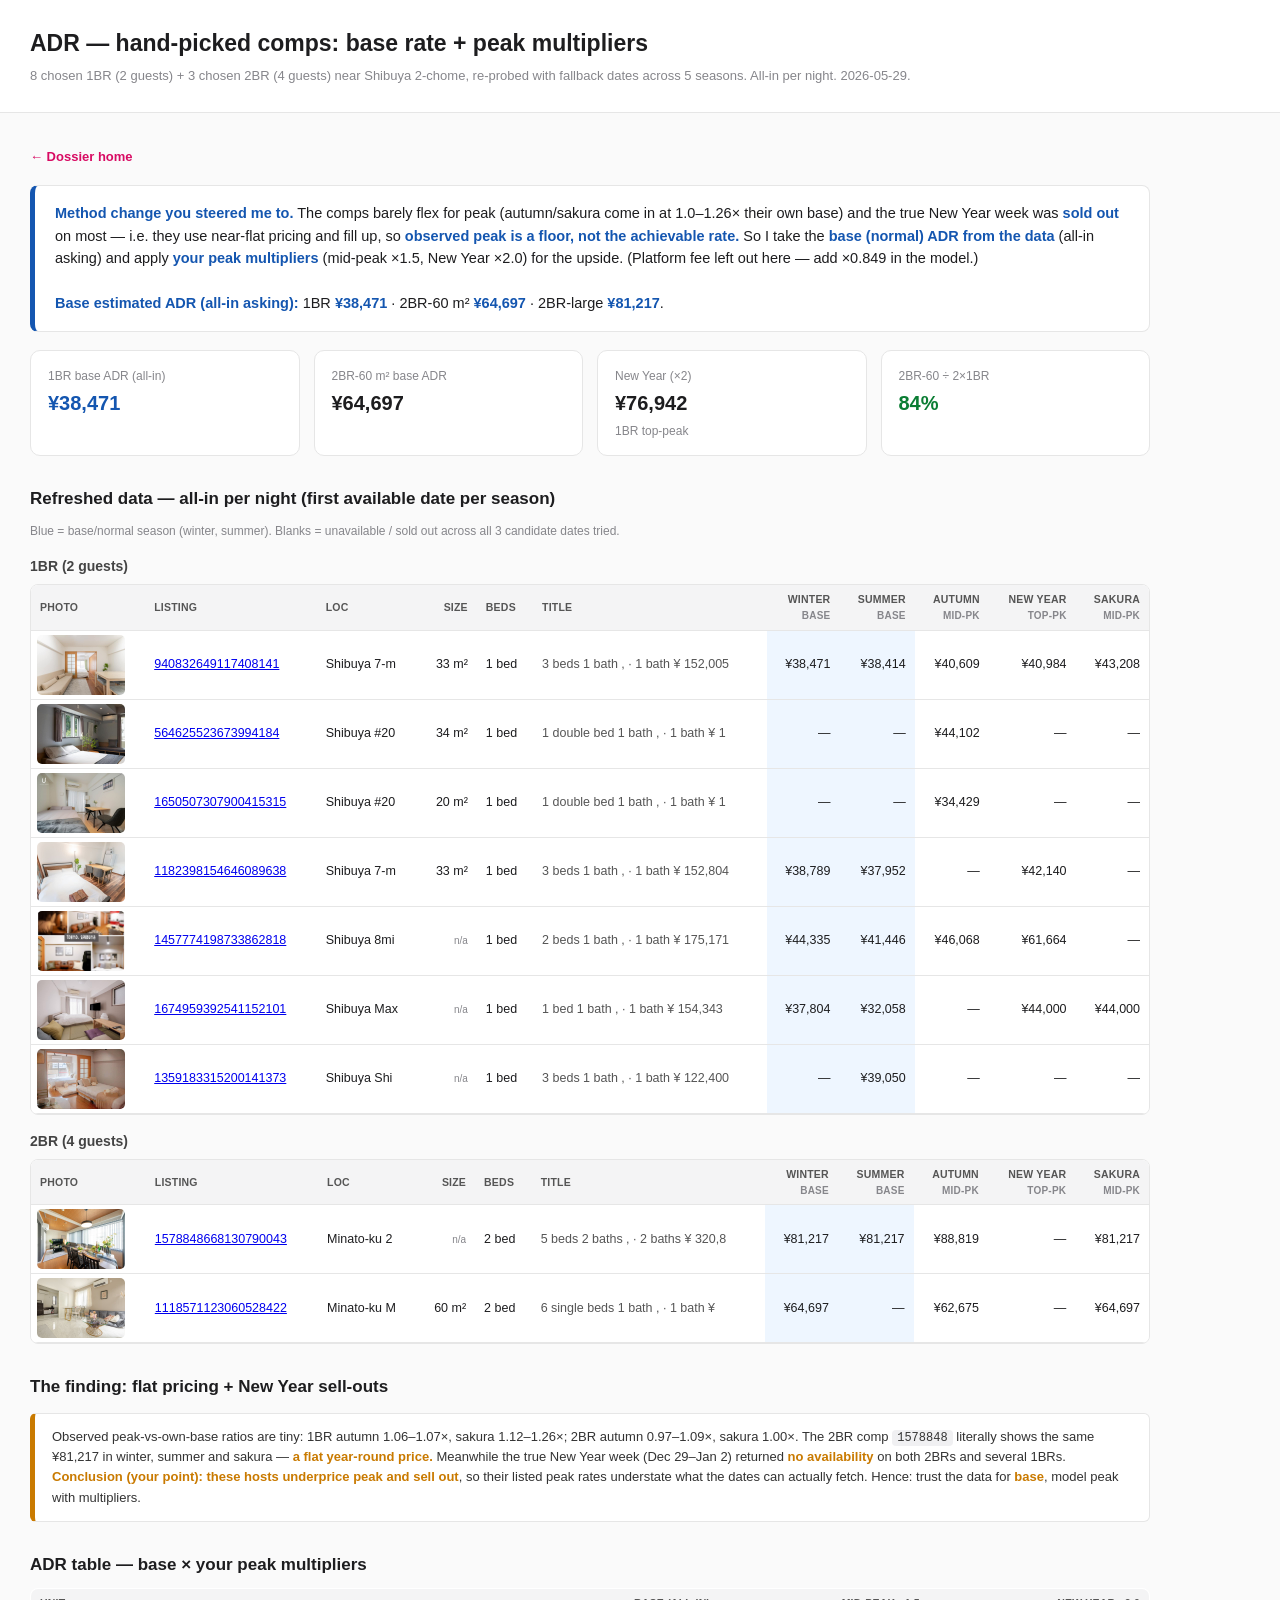
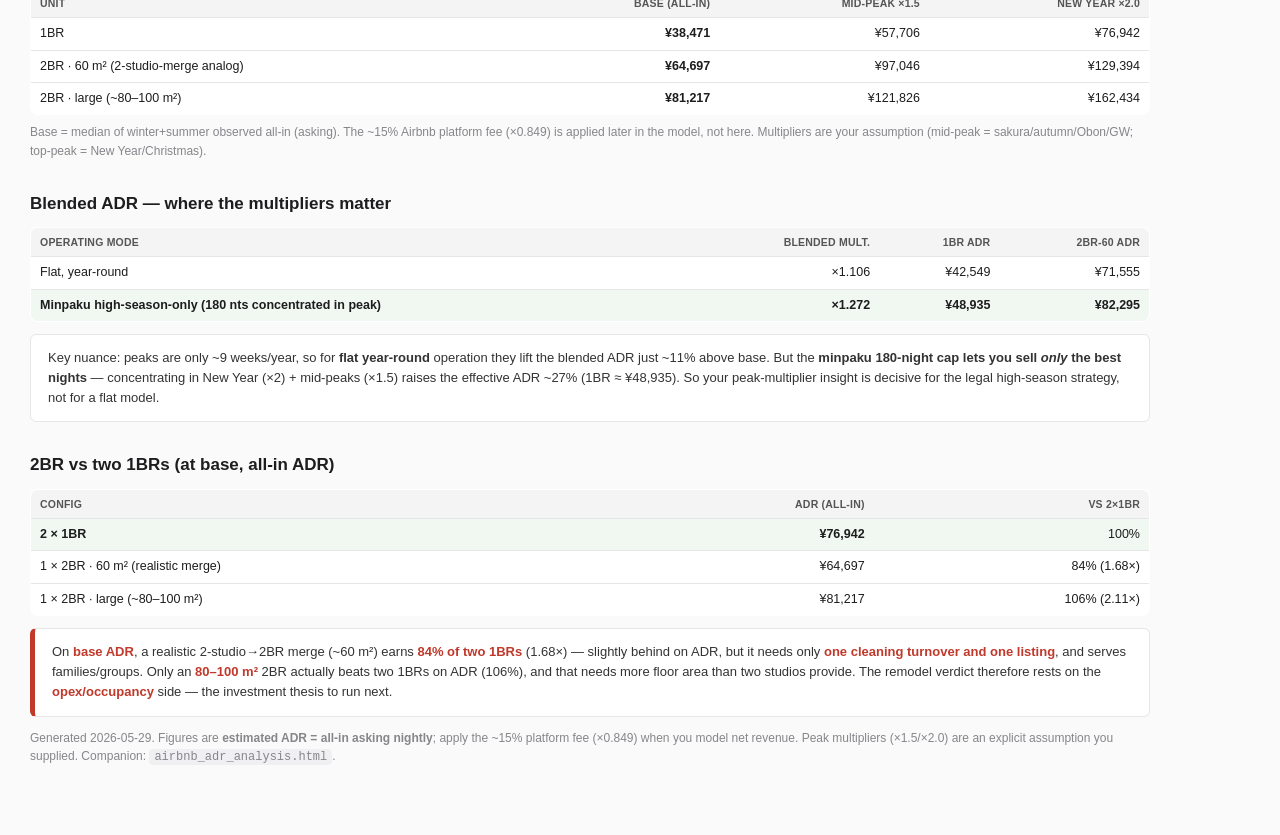
<file: 2026-05-29-shibuya-canon-palace/airbnb_adr_handpick.html>
<!doctype html><html lang="en"><head><meta charset="utf-8"><meta name="viewport" content="width=device-width,initial-scale=1">
<title>ADR — hand-picked comps (base + peak multipliers)</title>
<link rel="stylesheet" href="report.css">
<style>
body{font-size:14.5px}
.kpi b{font-size:20px}
.scrollx{border:1px solid var(--line);border-radius:8px}
table{border:none;border-radius:0;margin:0} .std table{border:1px solid var(--line);border-radius:8px;margin:8px 0}
th,td{padding:6px 9px;font-size:12.5px;white-space:nowrap}
th{font-size:10.5px;letter-spacing:.02em}
td.ti{color:#555;max-width:220px;overflow:hidden;text-overflow:ellipsis}
td.base{background:#eef6ff}
td.ph img{width:88px;height:60px;object-fit:cover;border-radius:5px;display:block} td.ph{padding:4px 6px}
.mut{color:var(--mut);font-size:10px}
.find{border-left:5px solid var(--o)} .find b{color:var(--o)}
.note{margin:12px 0}
</style></head><body>
<header><h1>ADR — hand-picked comps: base rate + peak multipliers</h1>
<div class="sub">8 chosen 1BR (2 guests) + 3 chosen 2BR (4 guests) near Shibuya 2-chome, re-probed with fallback dates across 5 seasons. All-in per night. 2026-05-29.</div></header>
<div class="wrap">
<a class="backlink" href="index.html">← Dossier home</a>

<div class="tldr">
<b>Method change you steered me to.</b> The comps barely flex for peak (autumn/sakura come in at 1.0–1.26× their own base) and the true New Year week was <b>sold out</b> on most — i.e. they use near-flat pricing and fill up, so <b>observed peak is a floor, not the achievable rate.</b> So I take the <b>base (normal) ADR from the data</b> (all-in asking) and apply <b>your peak multipliers</b> (mid-peak ×1.5, New Year ×2.0) for the upside. (Platform fee left out here — add ×0.849 in the model.)
<br><br><b>Base estimated ADR (all-in asking):</b> 1BR <b>¥38,471</b> · 2BR-60 m² <b>¥64,697</b> · 2BR-large <b>¥81,217</b>.
</div>

<div class="kpis">
<div class="kpi b"><span>1BR base ADR (all-in)</span><b>¥38,471</b></div>
<div class="kpi"><span>2BR-60 m² base ADR</span><b>¥64,697</b></div>
<div class="kpi"><span>New Year (×2)</span><b>¥76,942</b><span>1BR top-peak</span></div>
<div class="kpi g"><span>2BR-60 ÷ 2×1BR</span><b>84%</b></div>
</div>

<h2>Refreshed data — all-in per night (first available date per season)</h2>
<div class="muted">Blue = base/normal season (winter, summer). Blanks = unavailable / sold out across all 3 candidate dates tried.</div>
<h3>1BR (2 guests)</h3>
<div class="scrollx"><table><tr><th>Photo</th><th>Listing</th><th>Loc</th><th class="num">Size</th><th>Beds</th><th>Title</th><th class='num'>Winter<br><span class='mut'>base</span></th><th class='num'>Summer<br><span class='mut'>base</span></th><th class='num'>Autumn<br><span class='mut'>mid-pk</span></th><th class='num'>New Year<br><span class='mut'>top-pk</span></th><th class='num'>Sakura<br><span class='mut'>mid-pk</span></th></tr><tr><td class='ph'><a href='https://www.airbnb.com/rooms/940832649117408141' target='_blank'><img loading='lazy' src='images/adr/940832649117408141.jpg' onerror="this.style.display='none'"></a></td><td><a href='https://www.airbnb.com/rooms/940832649117408141' target='_blank'>940832649117408141</a></td><td>Shibuya 7‑m</td><td class='num'>33 m²</td><td>1 bed</td><td class='ti'>3 beds 1 bath , · 1 bath ¥ 152,005</td><td class='num base'>¥38,471</td><td class='num base'>¥38,414</td><td class='num'>¥40,609</td><td class='num'>¥40,984</td><td class='num'>¥43,208</td></tr><tr><td class='ph'><a href='https://www.airbnb.com/rooms/564625523673994184' target='_blank'><img loading='lazy' src='images/adr/564625523673994184.jpg' onerror="this.style.display='none'"></a></td><td><a href='https://www.airbnb.com/rooms/564625523673994184' target='_blank'>564625523673994184</a></td><td>Shibuya #20</td><td class='num'>34 m²</td><td>1 bed</td><td class='ti'>1 double bed 1 bath , · 1 bath ¥ 1</td><td class='num base'>—</td><td class='num base'>—</td><td class='num'>¥44,102</td><td class='num'>—</td><td class='num'>—</td></tr><tr><td class='ph'><a href='https://www.airbnb.com/rooms/1650507307900415315' target='_blank'><img loading='lazy' src='images/adr/1650507307900415315.jpg' onerror="this.style.display='none'"></a></td><td><a href='https://www.airbnb.com/rooms/1650507307900415315' target='_blank'>1650507307900415315</a></td><td>Shibuya #20</td><td class='num'>20 m²</td><td>1 bed</td><td class='ti'>1 double bed 1 bath , · 1 bath ¥ 1</td><td class='num base'>—</td><td class='num base'>—</td><td class='num'>¥34,429</td><td class='num'>—</td><td class='num'>—</td></tr><tr><td class='ph'><a href='https://www.airbnb.com/rooms/1182398154646089638' target='_blank'><img loading='lazy' src='images/adr/1182398154646089638.jpg' onerror="this.style.display='none'"></a></td><td><a href='https://www.airbnb.com/rooms/1182398154646089638' target='_blank'>1182398154646089638</a></td><td>Shibuya 7‑m</td><td class='num'>33 m²</td><td>1 bed</td><td class='ti'>3 beds 1 bath , · 1 bath ¥ 152,804</td><td class='num base'>¥38,789</td><td class='num base'>¥37,952</td><td class='num'>—</td><td class='num'>¥42,140</td><td class='num'>—</td></tr><tr><td class='ph'><a href='https://www.airbnb.com/rooms/1457774198733862818' target='_blank'><img loading='lazy' src='images/adr/1457774198733862818.jpg' onerror="this.style.display='none'"></a></td><td><a href='https://www.airbnb.com/rooms/1457774198733862818' target='_blank'>1457774198733862818</a></td><td>Shibuya 8mi</td><td class='num'><span class='mut'>n/a</span></td><td>1 bed</td><td class='ti'>2 beds 1 bath , · 1 bath ¥ 175,171</td><td class='num base'>¥44,335</td><td class='num base'>¥41,446</td><td class='num'>¥46,068</td><td class='num'>¥61,664</td><td class='num'>—</td></tr><tr><td class='ph'><a href='https://www.airbnb.com/rooms/1674959392541152101' target='_blank'><img loading='lazy' src='images/adr/1674959392541152101.jpg' onerror="this.style.display='none'"></a></td><td><a href='https://www.airbnb.com/rooms/1674959392541152101' target='_blank'>1674959392541152101</a></td><td>Shibuya Max</td><td class='num'><span class='mut'>n/a</span></td><td>1 bed</td><td class='ti'>1 bed 1 bath , · 1 bath ¥ 154,343 </td><td class='num base'>¥37,804</td><td class='num base'>¥32,058</td><td class='num'>—</td><td class='num'>¥44,000</td><td class='num'>¥44,000</td></tr><tr><td class='ph'><a href='https://www.airbnb.com/rooms/1359183315200141373' target='_blank'><img loading='lazy' src='images/adr/1359183315200141373.jpg' onerror="this.style.display='none'"></a></td><td><a href='https://www.airbnb.com/rooms/1359183315200141373' target='_blank'>1359183315200141373</a></td><td>Shibuya Shi</td><td class='num'><span class='mut'>n/a</span></td><td>1 bed</td><td class='ti'>3 beds 1 bath , · 1 bath ¥ 122,400</td><td class='num base'>—</td><td class='num base'>¥39,050</td><td class='num'>—</td><td class='num'>—</td><td class='num'>—</td></tr></table></div>
<h3>2BR (4 guests)</h3>
<div class="scrollx"><table><tr><th>Photo</th><th>Listing</th><th>Loc</th><th class="num">Size</th><th>Beds</th><th>Title</th><th class='num'>Winter<br><span class='mut'>base</span></th><th class='num'>Summer<br><span class='mut'>base</span></th><th class='num'>Autumn<br><span class='mut'>mid-pk</span></th><th class='num'>New Year<br><span class='mut'>top-pk</span></th><th class='num'>Sakura<br><span class='mut'>mid-pk</span></th></tr><tr><td class='ph'><a href='https://www.airbnb.com/rooms/1578848668130790043' target='_blank'><img loading='lazy' src='images/adr/1578848668130790043.jpg' onerror="this.style.display='none'"></a></td><td><a href='https://www.airbnb.com/rooms/1578848668130790043' target='_blank'>1578848668130790043</a></td><td>Minato-ku 2</td><td class='num'><span class='mut'>n/a</span></td><td>2 bed</td><td class='ti'>5 beds 2 baths , · 2 baths ¥ 320,8</td><td class='num base'>¥81,217</td><td class='num base'>¥81,217</td><td class='num'>¥88,819</td><td class='num'>—</td><td class='num'>¥81,217</td></tr><tr><td class='ph'><a href='https://www.airbnb.com/rooms/1118571123060528422' target='_blank'><img loading='lazy' src='images/adr/1118571123060528422.jpg' onerror="this.style.display='none'"></a></td><td><a href='https://www.airbnb.com/rooms/1118571123060528422' target='_blank'>1118571123060528422</a></td><td>Minato-ku M</td><td class='num'>60 m²</td><td>2 bed</td><td class='ti'>6 single beds 1 bath , · 1 bath ¥ </td><td class='num base'>¥64,697</td><td class='num base'>—</td><td class='num'>¥62,675</td><td class='num'>—</td><td class='num'>¥64,697</td></tr></table></div>

<h2>The finding: flat pricing + New Year sell-outs</h2>
<div class="note find">
Observed peak-vs-own-base ratios are tiny: 1BR autumn 1.06–1.07×, sakura 1.12–1.26×; 2BR autumn 0.97–1.09×, sakura 1.00×. The 2BR comp <code>1578848</code> literally shows the same ¥81,217 in winter, summer and sakura — <b>a flat year-round price.</b> Meanwhile the true New Year week (Dec 29–Jan 2) returned <b>no availability</b> on both 2BRs and several 1BRs. <b>Conclusion (your point): these hosts underprice peak and sell out</b>, so their listed peak rates understate what the dates can actually fetch. Hence: trust the data for <b>base</b>, model peak with multipliers.
</div>

<h2>ADR table — base × your peak multipliers</h2>
<div class="std"><table>
<tr><th>Unit</th><th class="num">Base (all-in)</th><th class="num">Mid-peak ×1.5</th><th class="num">New Year ×2.0</th></tr>
<tr><td>1BR</td><td class="num b">¥38,471</td><td class="num">¥57,706</td><td class="num">¥76,942</td></tr>
<tr><td>2BR · 60 m² (2-studio-merge analog)</td><td class="num b">¥64,697</td><td class="num">¥97,046</td><td class="num">¥129,394</td></tr>
<tr><td>2BR · large (~80–100 m²)</td><td class="num b">¥81,217</td><td class="num">¥121,826</td><td class="num">¥162,434</td></tr>
</table></div>
<div class="muted">Base = median of winter+summer observed all-in (asking). The ~15% Airbnb platform fee (×0.849) is applied later in the model, not here. Multipliers are your assumption (mid-peak = sakura/autumn/Obon/GW; top-peak = New Year/Christmas).</div>

<h2>Blended ADR — where the multipliers matter</h2>
<div class="std"><table>
<tr><th>Operating mode</th><th class="num">Blended mult.</th><th class="num">1BR ADR</th><th class="num">2BR-60 ADR</th></tr>
<tr><td>Flat, year-round</td><td class="num">×1.106</td><td class="num">¥42,549</td><td class="num">¥71,555</td></tr>
<tr style="background:#f0f8f1"><td class="b">Minpaku high-season-only (180 nts concentrated in peak)</td><td class="num b">×1.272</td><td class="num b">¥48,935</td><td class="num b">¥82,295</td></tr>
</table></div>
<div class="note">
Key nuance: peaks are only ~9 weeks/year, so for <b>flat year-round</b> operation they lift the blended ADR just ~11% above base. But the <b>minpaku 180-night cap lets you sell <i>only</i> the best nights</b> — concentrating in New Year (×2) + mid-peaks (×1.5) raises the effective ADR ~27% (1BR ≈ ¥48,935). So your peak-multiplier insight is decisive for the legal high-season strategy, not for a flat model.
</div>

<h2>2BR vs two 1BRs (at base, all-in ADR)</h2>
<div class="std"><table>
<tr><th>Config</th><th class="num">ADR (all-in)</th><th class="num">vs 2×1BR</th></tr>
<tr style="background:#f0f8f1"><td class="b">2 × 1BR</td><td class="num b">¥76,942</td><td class="num">100%</td></tr>
<tr><td>1 × 2BR · 60 m² (realistic merge)</td><td class="num">¥64,697</td><td class="num">84% (1.68×)</td></tr>
<tr><td>1 × 2BR · large (~80–100 m²)</td><td class="num">¥81,217</td><td class="num">106% (2.11×)</td></tr>
</table></div>
<div class="note warn">
On <b>base ADR</b>, a realistic 2-studio→2BR merge (~60 m²) earns <b>84% of two 1BRs</b> (1.68×) — slightly behind on ADR, but it needs only <b>one cleaning turnover and one listing</b>, and serves families/groups. Only an <b>80–100 m²</b> 2BR actually beats two 1BRs on ADR (106%), and that needs more floor area than two studios provide. The remodel verdict therefore rests on the <b>opex/occupancy</b> side — the investment thesis to run next.
</div>
<div class="muted">Generated 2026-05-29. Figures are <b>estimated ADR = all-in asking nightly</b>; apply the ~15% platform fee (×0.849) when you model net revenue. Peak multipliers (×1.5/×2.0) are an explicit assumption you supplied. Companion: <code>airbnb_adr_analysis.html</code>.</div>
</div></body></html>
</file>
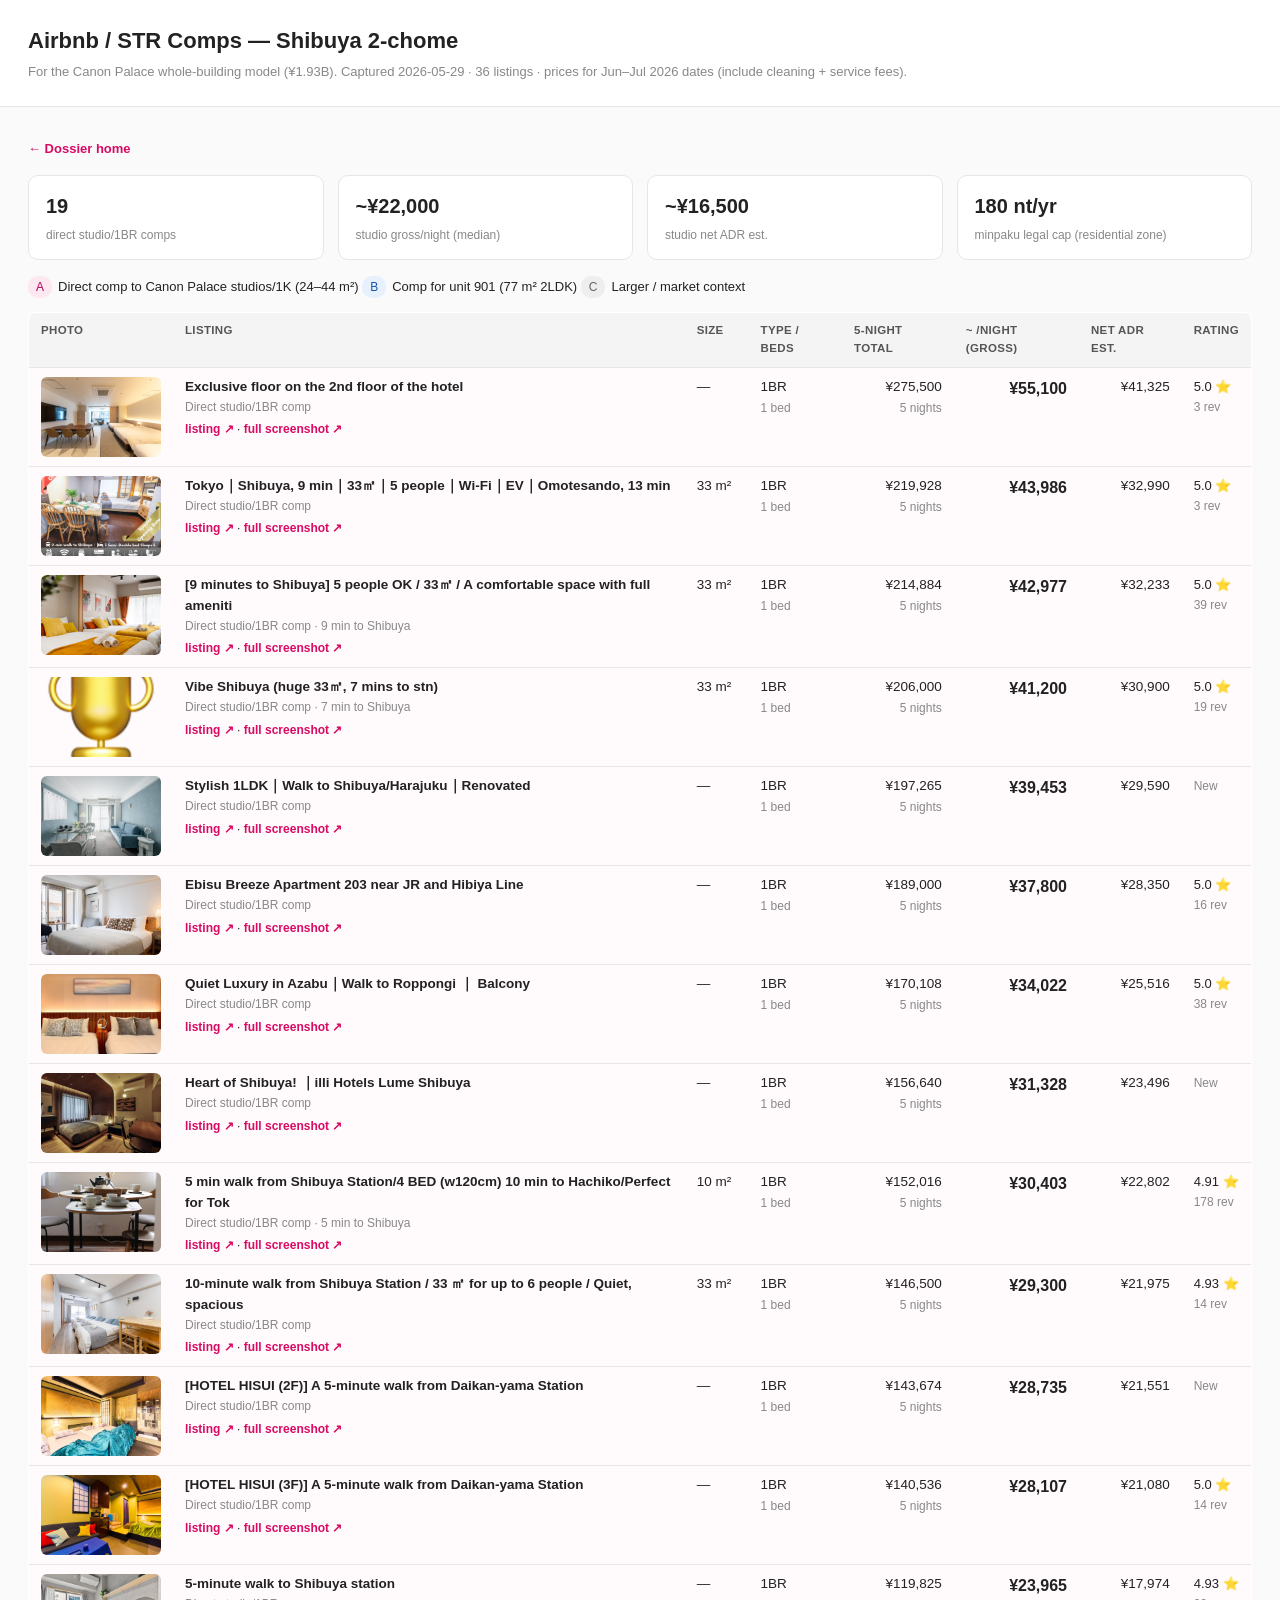
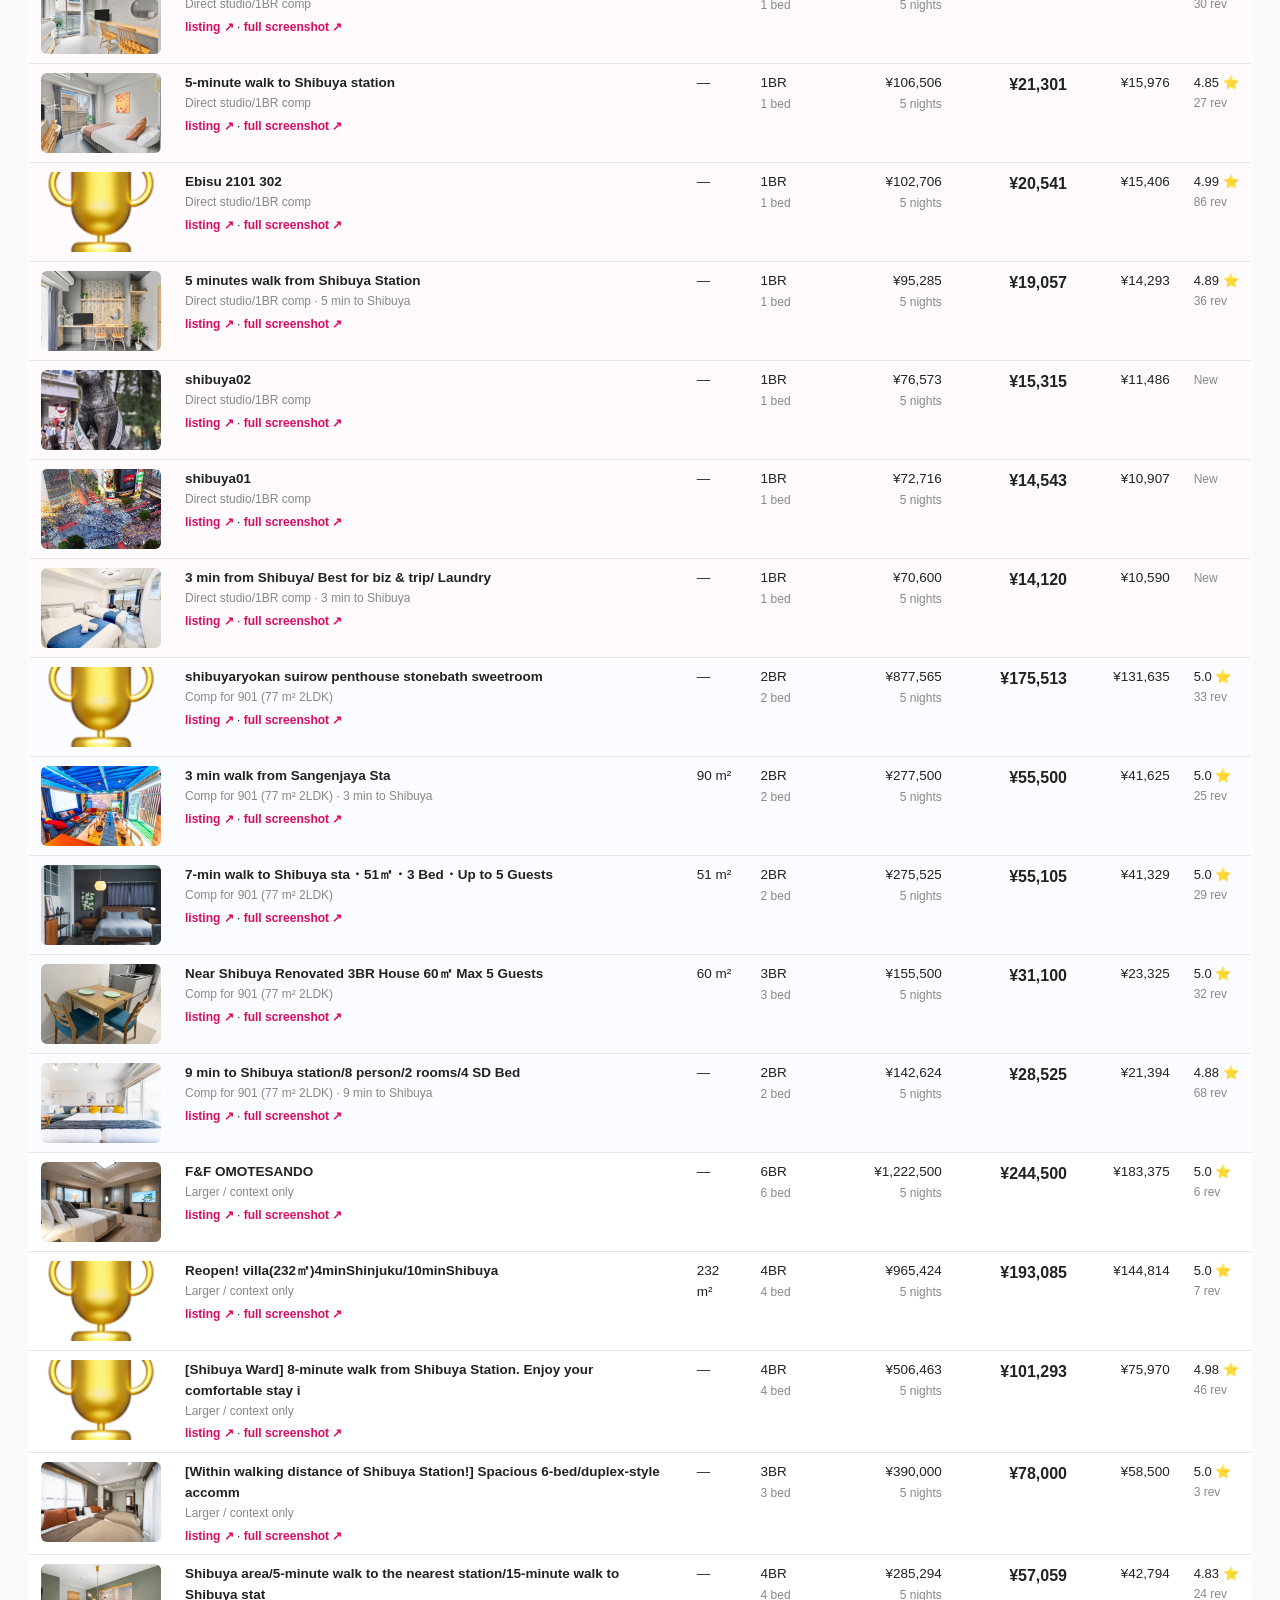
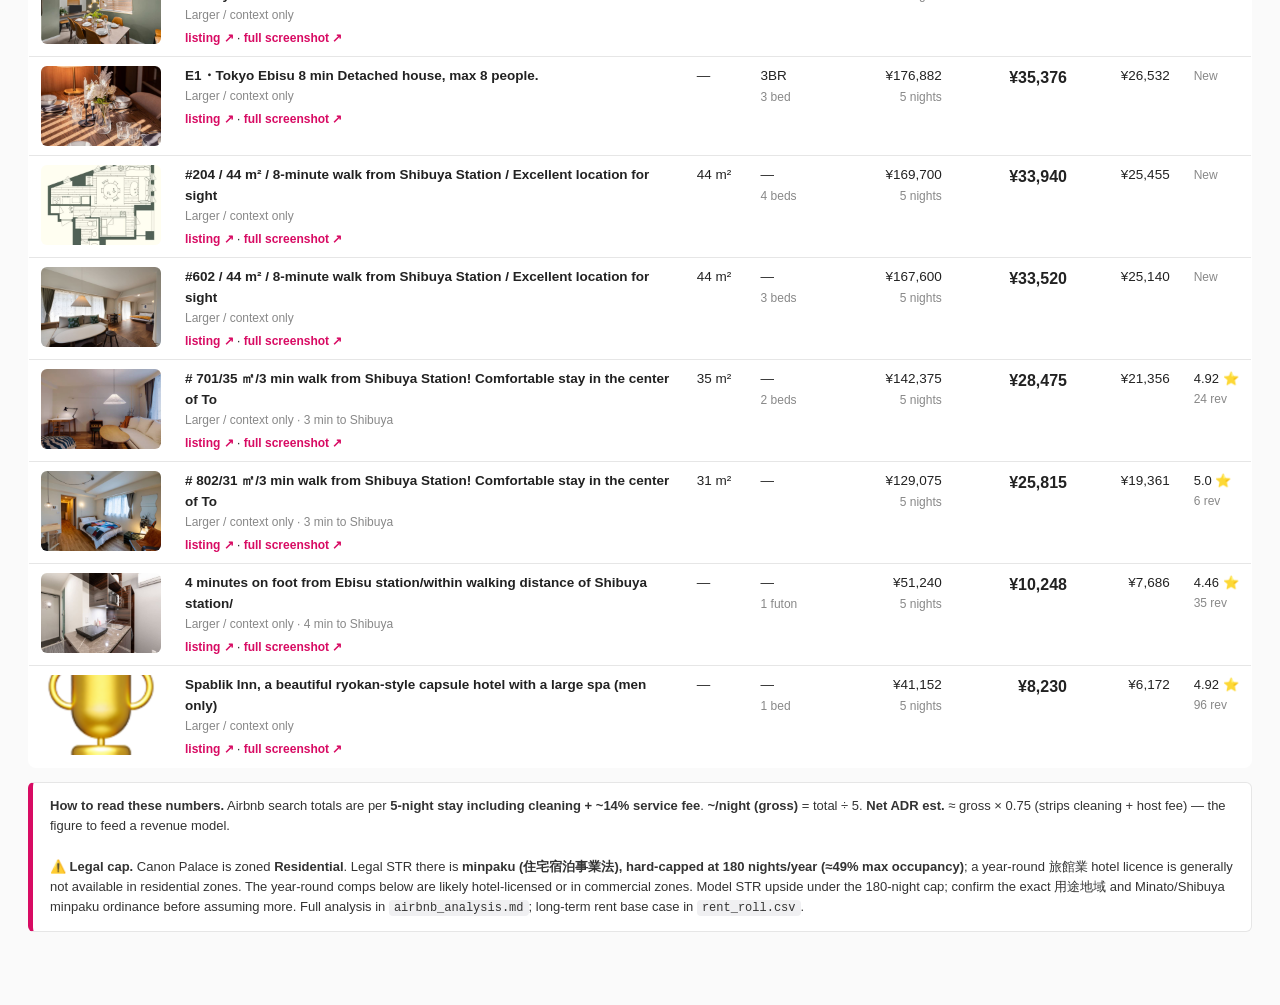
<file: 2026-05-29-shibuya-canon-palace/airbnb_comp_report.html>
<!doctype html><html lang="en"><head><meta charset="utf-8">
<meta name="viewport" content="width=device-width, initial-scale=1">
<title>Airbnb Comps — Shibuya 2-chome (Canon Palace model)</title>
<link rel="stylesheet" href="report.css">
<style>
:root{--ink:#222;--mut:#888}
header{padding:24px 28px} h1{font-size:22px}
.wrap{padding:18px 28px 60px;max-width:none}
th,td{vertical-align:top} th{position:sticky;top:0}
td.big{font-weight:700;font-size:16px}
.photo img{width:120px;height:80px;object-fit:cover;border-radius:6px;display:block}
.title a{color:var(--ink);font-weight:600;text-decoration:none} .title a:hover{color:var(--a)}
.links{font-size:12px;margin-top:4px} .links a{color:var(--a);text-decoration:none}
.rate{white-space:nowrap;font-size:13px}
tr.relA{background:#fffafc} tr.relB{background:#fafcff}
.tag{display:inline-block;padding:2px 8px;border-radius:10px;font-size:12px;margin-right:6px}
.tA{background:#fde7f0;color:#b00857} .tB{background:#e7f0fd;color:#1456b0} .tC{background:#eee;color:#666}
.note{border-left:5px solid var(--a)}
.legend{margin:14px 0;font-size:13px;color:var(--ink)}
.kpi b{font-size:20px}
</style></head><body>
<header>
<h1>Airbnb / STR Comps — Shibuya 2-chome</h1>
<div class="sub">For the Canon Palace whole-building model (¥1.93B). Captured 2026-05-29 · 36 listings · prices for Jun–Jul 2026 dates (include cleaning + service fees).</div>
</header>
<div class="wrap">
<a class="backlink" href="index.html">← Dossier home</a>
<div class="kpis">
<div class="kpi"><b>19</b><span>direct studio/1BR comps</span></div>
<div class="kpi"><b>~¥22,000</b><span>studio gross/night (median)</span></div>
<div class="kpi"><b>~¥16,500</b><span>studio net ADR est.</span></div>
<div class="kpi"><b>180 nt/yr</b><span>minpaku legal cap (residential zone)</span></div>
</div>
<div class="legend">
<span class="tag tA">A</span>Direct comp to Canon Palace studios/1K (24–44 m²)
<span class="tag tB">B</span>Comp for unit 901 (77 m² 2LDK)
<span class="tag tC">C</span>Larger / market context
</div>
<table>
<thead><tr><th>Photo</th><th>Listing</th><th>Size</th><th>Type / beds</th><th>5-night total</th><th>~ /night (gross)</th><th>net ADR est.</th><th>Rating</th></tr></thead>
<tbody>
<tr class="relA">
  <td class="photo"><a href="https://www.airbnb.com/rooms/1643875988049715371" target="_blank"><img src="images/airbnb/1643875988049715371_photo.jpg" loading="lazy"></a></td>
  <td class="title"><a href="https://www.airbnb.com/rooms/1643875988049715371" target="_blank">Exclusive floor on the 2nd floor of the hotel</a>
      <div class="muted">Direct studio/1BR comp</div>
      <div class="links"><a href="https://www.airbnb.com/rooms/1643875988049715371" target="_blank">listing ↗</a> · <a href="images/airbnb/1643875988049715371_shot.png" target="_blank">full screenshot ↗</a></div></td>
  <td>—</td>
  <td>1BR<br><span class="muted">1 bed</span></td>
  <td class="num">¥275,500<br><span class="muted">5 nights</span></td>
  <td class="num big">¥55,100</td>
  <td class="num">¥41,325</td>
  <td class="rate">5.0 ⭐<br><span class='muted'>3 rev</span></td>
</tr><tr class="relA">
  <td class="photo"><a href="https://www.airbnb.com/rooms/1622110916442026493" target="_blank"><img src="images/airbnb/1622110916442026493_photo.jpg" loading="lazy"></a></td>
  <td class="title"><a href="https://www.airbnb.com/rooms/1622110916442026493" target="_blank">Tokyo｜Shibuya, 9 min｜33㎡｜5 people｜Wi-Fi｜EV｜Omotesando, 13 min</a>
      <div class="muted">Direct studio/1BR comp</div>
      <div class="links"><a href="https://www.airbnb.com/rooms/1622110916442026493" target="_blank">listing ↗</a> · <a href="images/airbnb/1622110916442026493_shot.png" target="_blank">full screenshot ↗</a></div></td>
  <td>33 m²</td>
  <td>1BR<br><span class="muted">1 bed</span></td>
  <td class="num">¥219,928<br><span class="muted">5 nights</span></td>
  <td class="num big">¥43,986</td>
  <td class="num">¥32,990</td>
  <td class="rate">5.0 ⭐<br><span class='muted'>3 rev</span></td>
</tr><tr class="relA">
  <td class="photo"><a href="https://www.airbnb.com/rooms/1437724358295163629" target="_blank"><img src="images/airbnb/1437724358295163629_photo.jpg" loading="lazy"></a></td>
  <td class="title"><a href="https://www.airbnb.com/rooms/1437724358295163629" target="_blank">[9 minutes to Shibuya] 5 people OK / 33㎡ / A comfortable space with full ameniti</a>
      <div class="muted">Direct studio/1BR comp · 9 min to Shibuya</div>
      <div class="links"><a href="https://www.airbnb.com/rooms/1437724358295163629" target="_blank">listing ↗</a> · <a href="images/airbnb/1437724358295163629_shot.png" target="_blank">full screenshot ↗</a></div></td>
  <td>33 m²</td>
  <td>1BR<br><span class="muted">1 bed</span></td>
  <td class="num">¥214,884<br><span class="muted">5 nights</span></td>
  <td class="num big">¥42,977</td>
  <td class="num">¥32,233</td>
  <td class="rate">5.0 ⭐<br><span class='muted'>39 rev</span></td>
</tr><tr class="relA">
  <td class="photo"><a href="https://www.airbnb.com/rooms/1527714400654401092" target="_blank"><img src="images/airbnb/1527714400654401092_photo.jpg" loading="lazy"></a></td>
  <td class="title"><a href="https://www.airbnb.com/rooms/1527714400654401092" target="_blank">Vibe Shibuya (huge 33㎡, 7 mins to stn)</a>
      <div class="muted">Direct studio/1BR comp · 7 min to Shibuya</div>
      <div class="links"><a href="https://www.airbnb.com/rooms/1527714400654401092" target="_blank">listing ↗</a> · <a href="images/airbnb/1527714400654401092_shot.png" target="_blank">full screenshot ↗</a></div></td>
  <td>33 m²</td>
  <td>1BR<br><span class="muted">1 bed</span></td>
  <td class="num">¥206,000<br><span class="muted">5 nights</span></td>
  <td class="num big">¥41,200</td>
  <td class="num">¥30,900</td>
  <td class="rate">5.0 ⭐<br><span class='muted'>19 rev</span></td>
</tr><tr class="relA">
  <td class="photo"><a href="https://www.airbnb.com/rooms/1663078871459814546" target="_blank"><img src="images/airbnb/1663078871459814546_photo.jpg" loading="lazy"></a></td>
  <td class="title"><a href="https://www.airbnb.com/rooms/1663078871459814546" target="_blank">Stylish 1LDK｜Walk to Shibuya/Harajuku｜Renovated</a>
      <div class="muted">Direct studio/1BR comp</div>
      <div class="links"><a href="https://www.airbnb.com/rooms/1663078871459814546" target="_blank">listing ↗</a> · <a href="images/airbnb/1663078871459814546_shot.png" target="_blank">full screenshot ↗</a></div></td>
  <td>—</td>
  <td>1BR<br><span class="muted">1 bed</span></td>
  <td class="num">¥197,265<br><span class="muted">5 nights</span></td>
  <td class="num big">¥39,453</td>
  <td class="num">¥29,590</td>
  <td class="rate"><span class='muted'>New</span></td>
</tr><tr class="relA">
  <td class="photo"><a href="https://www.airbnb.com/rooms/1497834194770358575" target="_blank"><img src="images/airbnb/1497834194770358575_photo.jpg" loading="lazy"></a></td>
  <td class="title"><a href="https://www.airbnb.com/rooms/1497834194770358575" target="_blank">Ebisu Breeze Apartment 203 near JR and Hibiya Line</a>
      <div class="muted">Direct studio/1BR comp</div>
      <div class="links"><a href="https://www.airbnb.com/rooms/1497834194770358575" target="_blank">listing ↗</a> · <a href="images/airbnb/1497834194770358575_shot.png" target="_blank">full screenshot ↗</a></div></td>
  <td>—</td>
  <td>1BR<br><span class="muted">1 bed</span></td>
  <td class="num">¥189,000<br><span class="muted">5 nights</span></td>
  <td class="num big">¥37,800</td>
  <td class="num">¥28,350</td>
  <td class="rate">5.0 ⭐<br><span class='muted'>16 rev</span></td>
</tr><tr class="relA">
  <td class="photo"><a href="https://www.airbnb.com/rooms/1472387876596817529" target="_blank"><img src="images/airbnb/1472387876596817529_photo.jpg" loading="lazy"></a></td>
  <td class="title"><a href="https://www.airbnb.com/rooms/1472387876596817529" target="_blank">Quiet Luxury in Azabu｜Walk to Roppongi ｜ Balcony</a>
      <div class="muted">Direct studio/1BR comp</div>
      <div class="links"><a href="https://www.airbnb.com/rooms/1472387876596817529" target="_blank">listing ↗</a> · <a href="images/airbnb/1472387876596817529_shot.png" target="_blank">full screenshot ↗</a></div></td>
  <td>—</td>
  <td>1BR<br><span class="muted">1 bed</span></td>
  <td class="num">¥170,108<br><span class="muted">5 nights</span></td>
  <td class="num big">¥34,022</td>
  <td class="num">¥25,516</td>
  <td class="rate">5.0 ⭐<br><span class='muted'>38 rev</span></td>
</tr><tr class="relA">
  <td class="photo"><a href="https://www.airbnb.com/rooms/1665065121525661238" target="_blank"><img src="images/airbnb/1665065121525661238_photo.jpg" loading="lazy"></a></td>
  <td class="title"><a href="https://www.airbnb.com/rooms/1665065121525661238" target="_blank">Heart of Shibuya! ｜illi Hotels Lume Shibuya</a>
      <div class="muted">Direct studio/1BR comp</div>
      <div class="links"><a href="https://www.airbnb.com/rooms/1665065121525661238" target="_blank">listing ↗</a> · <a href="images/airbnb/1665065121525661238_shot.png" target="_blank">full screenshot ↗</a></div></td>
  <td>—</td>
  <td>1BR<br><span class="muted">1 bed</span></td>
  <td class="num">¥156,640<br><span class="muted">5 nights</span></td>
  <td class="num big">¥31,328</td>
  <td class="num">¥23,496</td>
  <td class="rate"><span class='muted'>New</span></td>
</tr><tr class="relA">
  <td class="photo"><a href="https://www.airbnb.com/rooms/787551653863205913" target="_blank"><img src="images/airbnb/787551653863205913_photo.jpg" loading="lazy"></a></td>
  <td class="title"><a href="https://www.airbnb.com/rooms/787551653863205913" target="_blank">5 min walk from Shibuya Station/4 BED (w120cm) 10 min to Hachiko/Perfect for Tok</a>
      <div class="muted">Direct studio/1BR comp · 5 min to Shibuya</div>
      <div class="links"><a href="https://www.airbnb.com/rooms/787551653863205913" target="_blank">listing ↗</a> · <a href="images/airbnb/787551653863205913_shot.png" target="_blank">full screenshot ↗</a></div></td>
  <td>10 m²</td>
  <td>1BR<br><span class="muted">1 bed</span></td>
  <td class="num">¥152,016<br><span class="muted">5 nights</span></td>
  <td class="num big">¥30,403</td>
  <td class="num">¥22,802</td>
  <td class="rate">4.91 ⭐<br><span class='muted'>178 rev</span></td>
</tr><tr class="relA">
  <td class="photo"><a href="https://www.airbnb.com/rooms/1572357060321429916" target="_blank"><img src="images/airbnb/1572357060321429916_photo.jpg" loading="lazy"></a></td>
  <td class="title"><a href="https://www.airbnb.com/rooms/1572357060321429916" target="_blank">10-minute walk from Shibuya Station / 33 ㎡ for up to 6 people / Quiet, spacious</a>
      <div class="muted">Direct studio/1BR comp</div>
      <div class="links"><a href="https://www.airbnb.com/rooms/1572357060321429916" target="_blank">listing ↗</a> · <a href="images/airbnb/1572357060321429916_shot.png" target="_blank">full screenshot ↗</a></div></td>
  <td>33 m²</td>
  <td>1BR<br><span class="muted">1 bed</span></td>
  <td class="num">¥146,500<br><span class="muted">5 nights</span></td>
  <td class="num big">¥29,300</td>
  <td class="num">¥21,975</td>
  <td class="rate">4.93 ⭐<br><span class='muted'>14 rev</span></td>
</tr><tr class="relA">
  <td class="photo"><a href="https://www.airbnb.com/rooms/1659087078751026880" target="_blank"><img src="images/airbnb/1659087078751026880_photo.jpg" loading="lazy"></a></td>
  <td class="title"><a href="https://www.airbnb.com/rooms/1659087078751026880" target="_blank">[HOTEL HISUI (2F)] A 5-minute walk from Daikan-yama Station</a>
      <div class="muted">Direct studio/1BR comp</div>
      <div class="links"><a href="https://www.airbnb.com/rooms/1659087078751026880" target="_blank">listing ↗</a> · <a href="images/airbnb/1659087078751026880_shot.png" target="_blank">full screenshot ↗</a></div></td>
  <td>—</td>
  <td>1BR<br><span class="muted">1 bed</span></td>
  <td class="num">¥143,674<br><span class="muted">5 nights</span></td>
  <td class="num big">¥28,735</td>
  <td class="num">¥21,551</td>
  <td class="rate"><span class='muted'>New</span></td>
</tr><tr class="relA">
  <td class="photo"><a href="https://www.airbnb.com/rooms/1559194006880987508" target="_blank"><img src="images/airbnb/1559194006880987508_photo.jpg" loading="lazy"></a></td>
  <td class="title"><a href="https://www.airbnb.com/rooms/1559194006880987508" target="_blank">[HOTEL HISUI (3F)] A 5-minute walk from Daikan-yama Station</a>
      <div class="muted">Direct studio/1BR comp</div>
      <div class="links"><a href="https://www.airbnb.com/rooms/1559194006880987508" target="_blank">listing ↗</a> · <a href="images/airbnb/1559194006880987508_shot.png" target="_blank">full screenshot ↗</a></div></td>
  <td>—</td>
  <td>1BR<br><span class="muted">1 bed</span></td>
  <td class="num">¥140,536<br><span class="muted">5 nights</span></td>
  <td class="num big">¥28,107</td>
  <td class="num">¥21,080</td>
  <td class="rate">5.0 ⭐<br><span class='muted'>14 rev</span></td>
</tr><tr class="relA">
  <td class="photo"><a href="https://www.airbnb.com/rooms/1503393823909077373" target="_blank"><img src="images/airbnb/1503393823909077373_photo.jpg" loading="lazy"></a></td>
  <td class="title"><a href="https://www.airbnb.com/rooms/1503393823909077373" target="_blank">5-minute walk to Shibuya station</a>
      <div class="muted">Direct studio/1BR comp</div>
      <div class="links"><a href="https://www.airbnb.com/rooms/1503393823909077373" target="_blank">listing ↗</a> · <a href="images/airbnb/1503393823909077373_shot.png" target="_blank">full screenshot ↗</a></div></td>
  <td>—</td>
  <td>1BR<br><span class="muted">1 bed</span></td>
  <td class="num">¥119,825<br><span class="muted">5 nights</span></td>
  <td class="num big">¥23,965</td>
  <td class="num">¥17,974</td>
  <td class="rate">4.93 ⭐<br><span class='muted'>30 rev</span></td>
</tr><tr class="relA">
  <td class="photo"><a href="https://www.airbnb.com/rooms/1503407859879256319" target="_blank"><img src="images/airbnb/1503407859879256319_photo.jpg" loading="lazy"></a></td>
  <td class="title"><a href="https://www.airbnb.com/rooms/1503407859879256319" target="_blank">5-minute walk to Shibuya station</a>
      <div class="muted">Direct studio/1BR comp</div>
      <div class="links"><a href="https://www.airbnb.com/rooms/1503407859879256319" target="_blank">listing ↗</a> · <a href="images/airbnb/1503407859879256319_shot.png" target="_blank">full screenshot ↗</a></div></td>
  <td>—</td>
  <td>1BR<br><span class="muted">1 bed</span></td>
  <td class="num">¥106,506<br><span class="muted">5 nights</span></td>
  <td class="num big">¥21,301</td>
  <td class="num">¥15,976</td>
  <td class="rate">4.85 ⭐<br><span class='muted'>27 rev</span></td>
</tr><tr class="relA">
  <td class="photo"><a href="https://www.airbnb.com/rooms/985114973475113652" target="_blank"><img src="images/airbnb/985114973475113652_photo.jpg" loading="lazy"></a></td>
  <td class="title"><a href="https://www.airbnb.com/rooms/985114973475113652" target="_blank">Ebisu 2101 302</a>
      <div class="muted">Direct studio/1BR comp</div>
      <div class="links"><a href="https://www.airbnb.com/rooms/985114973475113652" target="_blank">listing ↗</a> · <a href="images/airbnb/985114973475113652_shot.png" target="_blank">full screenshot ↗</a></div></td>
  <td>—</td>
  <td>1BR<br><span class="muted">1 bed</span></td>
  <td class="num">¥102,706<br><span class="muted">5 nights</span></td>
  <td class="num big">¥20,541</td>
  <td class="num">¥15,406</td>
  <td class="rate">4.99 ⭐<br><span class='muted'>86 rev</span></td>
</tr><tr class="relA">
  <td class="photo"><a href="https://www.airbnb.com/rooms/1503411605023757134" target="_blank"><img src="images/airbnb/1503411605023757134_photo.jpg" loading="lazy"></a></td>
  <td class="title"><a href="https://www.airbnb.com/rooms/1503411605023757134" target="_blank">5 minutes walk from Shibuya Station</a>
      <div class="muted">Direct studio/1BR comp · 5 min to Shibuya</div>
      <div class="links"><a href="https://www.airbnb.com/rooms/1503411605023757134" target="_blank">listing ↗</a> · <a href="images/airbnb/1503411605023757134_shot.png" target="_blank">full screenshot ↗</a></div></td>
  <td>—</td>
  <td>1BR<br><span class="muted">1 bed</span></td>
  <td class="num">¥95,285<br><span class="muted">5 nights</span></td>
  <td class="num big">¥19,057</td>
  <td class="num">¥14,293</td>
  <td class="rate">4.89 ⭐<br><span class='muted'>36 rev</span></td>
</tr><tr class="relA">
  <td class="photo"><a href="https://www.airbnb.com/rooms/1660907771021806301" target="_blank"><img src="images/airbnb/1660907771021806301_photo.jpg" loading="lazy"></a></td>
  <td class="title"><a href="https://www.airbnb.com/rooms/1660907771021806301" target="_blank">shibuya02</a>
      <div class="muted">Direct studio/1BR comp</div>
      <div class="links"><a href="https://www.airbnb.com/rooms/1660907771021806301" target="_blank">listing ↗</a> · <a href="images/airbnb/1660907771021806301_shot.png" target="_blank">full screenshot ↗</a></div></td>
  <td>—</td>
  <td>1BR<br><span class="muted">1 bed</span></td>
  <td class="num">¥76,573<br><span class="muted">5 nights</span></td>
  <td class="num big">¥15,315</td>
  <td class="num">¥11,486</td>
  <td class="rate"><span class='muted'>New</span></td>
</tr><tr class="relA">
  <td class="photo"><a href="https://www.airbnb.com/rooms/1660198071965345916" target="_blank"><img src="images/airbnb/1660198071965345916_photo.jpg" loading="lazy"></a></td>
  <td class="title"><a href="https://www.airbnb.com/rooms/1660198071965345916" target="_blank">shibuya01</a>
      <div class="muted">Direct studio/1BR comp</div>
      <div class="links"><a href="https://www.airbnb.com/rooms/1660198071965345916" target="_blank">listing ↗</a> · <a href="images/airbnb/1660198071965345916_shot.png" target="_blank">full screenshot ↗</a></div></td>
  <td>—</td>
  <td>1BR<br><span class="muted">1 bed</span></td>
  <td class="num">¥72,716<br><span class="muted">5 nights</span></td>
  <td class="num big">¥14,543</td>
  <td class="num">¥10,907</td>
  <td class="rate"><span class='muted'>New</span></td>
</tr><tr class="relA">
  <td class="photo"><a href="https://www.airbnb.com/rooms/1669380009936349998" target="_blank"><img src="images/airbnb/1669380009936349998_photo.jpg" loading="lazy"></a></td>
  <td class="title"><a href="https://www.airbnb.com/rooms/1669380009936349998" target="_blank">3 min from Shibuya/ Best for biz &amp; trip/ Laundry</a>
      <div class="muted">Direct studio/1BR comp · 3 min to Shibuya</div>
      <div class="links"><a href="https://www.airbnb.com/rooms/1669380009936349998" target="_blank">listing ↗</a> · <a href="images/airbnb/1669380009936349998_shot.png" target="_blank">full screenshot ↗</a></div></td>
  <td>—</td>
  <td>1BR<br><span class="muted">1 bed</span></td>
  <td class="num">¥70,600<br><span class="muted">5 nights</span></td>
  <td class="num big">¥14,120</td>
  <td class="num">¥10,590</td>
  <td class="rate"><span class='muted'>New</span></td>
</tr><tr class="relB">
  <td class="photo"><a href="https://www.airbnb.com/rooms/1353403381555448019" target="_blank"><img src="images/airbnb/1353403381555448019_photo.jpg" loading="lazy"></a></td>
  <td class="title"><a href="https://www.airbnb.com/rooms/1353403381555448019" target="_blank">shibuyaryokan suirow penthouse stonebath sweetroom</a>
      <div class="muted">Comp for 901 (77 m² 2LDK)</div>
      <div class="links"><a href="https://www.airbnb.com/rooms/1353403381555448019" target="_blank">listing ↗</a> · <a href="images/airbnb/1353403381555448019_shot.png" target="_blank">full screenshot ↗</a></div></td>
  <td>—</td>
  <td>2BR<br><span class="muted">2 bed</span></td>
  <td class="num">¥877,565<br><span class="muted">5 nights</span></td>
  <td class="num big">¥175,513</td>
  <td class="num">¥131,635</td>
  <td class="rate">5.0 ⭐<br><span class='muted'>33 rev</span></td>
</tr><tr class="relB">
  <td class="photo"><a href="https://www.airbnb.com/rooms/1611749721423602412" target="_blank"><img src="images/airbnb/1611749721423602412_photo.jpg" loading="lazy"></a></td>
  <td class="title"><a href="https://www.airbnb.com/rooms/1611749721423602412" target="_blank">3 min walk from Sangenjaya Sta</a>
      <div class="muted">Comp for 901 (77 m² 2LDK) · 3 min to Shibuya</div>
      <div class="links"><a href="https://www.airbnb.com/rooms/1611749721423602412" target="_blank">listing ↗</a> · <a href="images/airbnb/1611749721423602412_shot.png" target="_blank">full screenshot ↗</a></div></td>
  <td>90 m²</td>
  <td>2BR<br><span class="muted">2 bed</span></td>
  <td class="num">¥277,500<br><span class="muted">5 nights</span></td>
  <td class="num big">¥55,500</td>
  <td class="num">¥41,625</td>
  <td class="rate">5.0 ⭐<br><span class='muted'>25 rev</span></td>
</tr><tr class="relB">
  <td class="photo"><a href="https://www.airbnb.com/rooms/1425684667440552030" target="_blank"><img src="images/airbnb/1425684667440552030_photo.jpg" loading="lazy"></a></td>
  <td class="title"><a href="https://www.airbnb.com/rooms/1425684667440552030" target="_blank">7-min walk to Shibuya sta・51㎡・3 Bed・Up to 5 Guests</a>
      <div class="muted">Comp for 901 (77 m² 2LDK)</div>
      <div class="links"><a href="https://www.airbnb.com/rooms/1425684667440552030" target="_blank">listing ↗</a> · <a href="images/airbnb/1425684667440552030_shot.png" target="_blank">full screenshot ↗</a></div></td>
  <td>51 m²</td>
  <td>2BR<br><span class="muted">2 bed</span></td>
  <td class="num">¥275,525<br><span class="muted">5 nights</span></td>
  <td class="num big">¥55,105</td>
  <td class="num">¥41,329</td>
  <td class="rate">5.0 ⭐<br><span class='muted'>29 rev</span></td>
</tr><tr class="relB">
  <td class="photo"><a href="https://www.airbnb.com/rooms/1453683256113231755" target="_blank"><img src="images/airbnb/1453683256113231755_photo.jpg" loading="lazy"></a></td>
  <td class="title"><a href="https://www.airbnb.com/rooms/1453683256113231755" target="_blank">Near Shibuya Renovated 3BR House 60㎡ Max 5 Guests</a>
      <div class="muted">Comp for 901 (77 m² 2LDK)</div>
      <div class="links"><a href="https://www.airbnb.com/rooms/1453683256113231755" target="_blank">listing ↗</a> · <a href="images/airbnb/1453683256113231755_shot.png" target="_blank">full screenshot ↗</a></div></td>
  <td>60 m²</td>
  <td>3BR<br><span class="muted">3 bed</span></td>
  <td class="num">¥155,500<br><span class="muted">5 nights</span></td>
  <td class="num big">¥31,100</td>
  <td class="num">¥23,325</td>
  <td class="rate">5.0 ⭐<br><span class='muted'>32 rev</span></td>
</tr><tr class="relB">
  <td class="photo"><a href="https://www.airbnb.com/rooms/1228492328553069406" target="_blank"><img src="images/airbnb/1228492328553069406_photo.jpg" loading="lazy"></a></td>
  <td class="title"><a href="https://www.airbnb.com/rooms/1228492328553069406" target="_blank">9 min to Shibuya station/8 person/2 rooms/4 SD Bed</a>
      <div class="muted">Comp for 901 (77 m² 2LDK) · 9 min to Shibuya</div>
      <div class="links"><a href="https://www.airbnb.com/rooms/1228492328553069406" target="_blank">listing ↗</a> · <a href="images/airbnb/1228492328553069406_shot.png" target="_blank">full screenshot ↗</a></div></td>
  <td>—</td>
  <td>2BR<br><span class="muted">2 bed</span></td>
  <td class="num">¥142,624<br><span class="muted">5 nights</span></td>
  <td class="num big">¥28,525</td>
  <td class="num">¥21,394</td>
  <td class="rate">4.88 ⭐<br><span class='muted'>68 rev</span></td>
</tr><tr class="relC">
  <td class="photo"><a href="https://www.airbnb.com/rooms/1571535744950990644" target="_blank"><img src="images/airbnb/1571535744950990644_photo.jpg" loading="lazy"></a></td>
  <td class="title"><a href="https://www.airbnb.com/rooms/1571535744950990644" target="_blank">F&amp;F OMOTESANDO</a>
      <div class="muted">Larger / context only</div>
      <div class="links"><a href="https://www.airbnb.com/rooms/1571535744950990644" target="_blank">listing ↗</a> · <a href="images/airbnb/1571535744950990644_shot.png" target="_blank">full screenshot ↗</a></div></td>
  <td>—</td>
  <td>6BR<br><span class="muted">6 bed</span></td>
  <td class="num">¥1,222,500<br><span class="muted">5 nights</span></td>
  <td class="num big">¥244,500</td>
  <td class="num">¥183,375</td>
  <td class="rate">5.0 ⭐<br><span class='muted'>6 rev</span></td>
</tr><tr class="relC">
  <td class="photo"><a href="https://www.airbnb.com/rooms/1667952229710725992" target="_blank"><img src="images/airbnb/1667952229710725992_photo.jpg" loading="lazy"></a></td>
  <td class="title"><a href="https://www.airbnb.com/rooms/1667952229710725992" target="_blank">Reopen! villa(232㎡)4minShinjuku/10minShibuya</a>
      <div class="muted">Larger / context only</div>
      <div class="links"><a href="https://www.airbnb.com/rooms/1667952229710725992" target="_blank">listing ↗</a> · <a href="images/airbnb/1667952229710725992_shot.png" target="_blank">full screenshot ↗</a></div></td>
  <td>232 m²</td>
  <td>4BR<br><span class="muted">4 bed</span></td>
  <td class="num">¥965,424<br><span class="muted">5 nights</span></td>
  <td class="num big">¥193,085</td>
  <td class="num">¥144,814</td>
  <td class="rate">5.0 ⭐<br><span class='muted'>7 rev</span></td>
</tr><tr class="relC">
  <td class="photo"><a href="https://www.airbnb.com/rooms/1423599883001166537" target="_blank"><img src="images/airbnb/1423599883001166537_photo.jpg" loading="lazy"></a></td>
  <td class="title"><a href="https://www.airbnb.com/rooms/1423599883001166537" target="_blank">[Shibuya Ward] 8-minute walk from Shibuya Station. Enjoy your comfortable stay i</a>
      <div class="muted">Larger / context only</div>
      <div class="links"><a href="https://www.airbnb.com/rooms/1423599883001166537" target="_blank">listing ↗</a> · <a href="images/airbnb/1423599883001166537_shot.png" target="_blank">full screenshot ↗</a></div></td>
  <td>—</td>
  <td>4BR<br><span class="muted">4 bed</span></td>
  <td class="num">¥506,463<br><span class="muted">5 nights</span></td>
  <td class="num big">¥101,293</td>
  <td class="num">¥75,970</td>
  <td class="rate">4.98 ⭐<br><span class='muted'>46 rev</span></td>
</tr><tr class="relC">
  <td class="photo"><a href="https://www.airbnb.com/rooms/1644052165280703180" target="_blank"><img src="images/airbnb/1644052165280703180_photo.jpg" loading="lazy"></a></td>
  <td class="title"><a href="https://www.airbnb.com/rooms/1644052165280703180" target="_blank">[Within walking distance of Shibuya Station!] Spacious 6-bed/duplex-style accomm</a>
      <div class="muted">Larger / context only</div>
      <div class="links"><a href="https://www.airbnb.com/rooms/1644052165280703180" target="_blank">listing ↗</a> · <a href="images/airbnb/1644052165280703180_shot.png" target="_blank">full screenshot ↗</a></div></td>
  <td>—</td>
  <td>3BR<br><span class="muted">3 bed</span></td>
  <td class="num">¥390,000<br><span class="muted">5 nights</span></td>
  <td class="num big">¥78,000</td>
  <td class="num">¥58,500</td>
  <td class="rate">5.0 ⭐<br><span class='muted'>3 rev</span></td>
</tr><tr class="relC">
  <td class="photo"><a href="https://www.airbnb.com/rooms/1523006127719279914" target="_blank"><img src="images/airbnb/1523006127719279914_photo.jpg" loading="lazy"></a></td>
  <td class="title"><a href="https://www.airbnb.com/rooms/1523006127719279914" target="_blank">Shibuya area/5-minute walk to the nearest station/15-minute walk to Shibuya stat</a>
      <div class="muted">Larger / context only</div>
      <div class="links"><a href="https://www.airbnb.com/rooms/1523006127719279914" target="_blank">listing ↗</a> · <a href="images/airbnb/1523006127719279914_shot.png" target="_blank">full screenshot ↗</a></div></td>
  <td>—</td>
  <td>4BR<br><span class="muted">4 bed</span></td>
  <td class="num">¥285,294<br><span class="muted">5 nights</span></td>
  <td class="num big">¥57,059</td>
  <td class="num">¥42,794</td>
  <td class="rate">4.83 ⭐<br><span class='muted'>24 rev</span></td>
</tr><tr class="relC">
  <td class="photo"><a href="https://www.airbnb.com/rooms/1679022798252066707" target="_blank"><img src="images/airbnb/1679022798252066707_photo.jpg" loading="lazy"></a></td>
  <td class="title"><a href="https://www.airbnb.com/rooms/1679022798252066707" target="_blank">E1・Tokyo Ebisu 8 min Detached house, max 8 people.</a>
      <div class="muted">Larger / context only</div>
      <div class="links"><a href="https://www.airbnb.com/rooms/1679022798252066707" target="_blank">listing ↗</a> · <a href="images/airbnb/1679022798252066707_shot.png" target="_blank">full screenshot ↗</a></div></td>
  <td>—</td>
  <td>3BR<br><span class="muted">3 bed</span></td>
  <td class="num">¥176,882<br><span class="muted">5 nights</span></td>
  <td class="num big">¥35,376</td>
  <td class="num">¥26,532</td>
  <td class="rate"><span class='muted'>New</span></td>
</tr><tr class="relC">
  <td class="photo"><a href="https://www.airbnb.com/rooms/1666402319489273326" target="_blank"><img src="images/airbnb/1666402319489273326_photo.jpg" loading="lazy"></a></td>
  <td class="title"><a href="https://www.airbnb.com/rooms/1666402319489273326" target="_blank">#204 / 44 m² / 8-minute walk from Shibuya Station / Excellent location for sight</a>
      <div class="muted">Larger / context only</div>
      <div class="links"><a href="https://www.airbnb.com/rooms/1666402319489273326" target="_blank">listing ↗</a> · <a href="images/airbnb/1666402319489273326_shot.png" target="_blank">full screenshot ↗</a></div></td>
  <td>44 m²</td>
  <td>—<br><span class="muted">4 beds</span></td>
  <td class="num">¥169,700<br><span class="muted">5 nights</span></td>
  <td class="num big">¥33,940</td>
  <td class="num">¥25,455</td>
  <td class="rate"><span class='muted'>New</span></td>
</tr><tr class="relC">
  <td class="photo"><a href="https://www.airbnb.com/rooms/1666416138671356150" target="_blank"><img src="images/airbnb/1666416138671356150_photo.jpg" loading="lazy"></a></td>
  <td class="title"><a href="https://www.airbnb.com/rooms/1666416138671356150" target="_blank">#602 / 44 m² / 8-minute walk from Shibuya Station / Excellent location for sight</a>
      <div class="muted">Larger / context only</div>
      <div class="links"><a href="https://www.airbnb.com/rooms/1666416138671356150" target="_blank">listing ↗</a> · <a href="images/airbnb/1666416138671356150_shot.png" target="_blank">full screenshot ↗</a></div></td>
  <td>44 m²</td>
  <td>—<br><span class="muted">3 beds</span></td>
  <td class="num">¥167,600<br><span class="muted">5 nights</span></td>
  <td class="num big">¥33,520</td>
  <td class="num">¥25,140</td>
  <td class="rate"><span class='muted'>New</span></td>
</tr><tr class="relC">
  <td class="photo"><a href="https://www.airbnb.com/rooms/1395654730427279492" target="_blank"><img src="images/airbnb/1395654730427279492_photo.jpg" loading="lazy"></a></td>
  <td class="title"><a href="https://www.airbnb.com/rooms/1395654730427279492" target="_blank"># 701/35 ㎡/3 min walk from Shibuya Station! Comfortable stay in the center of To</a>
      <div class="muted">Larger / context only · 3 min to Shibuya</div>
      <div class="links"><a href="https://www.airbnb.com/rooms/1395654730427279492" target="_blank">listing ↗</a> · <a href="images/airbnb/1395654730427279492_shot.png" target="_blank">full screenshot ↗</a></div></td>
  <td>35 m²</td>
  <td>—<br><span class="muted">2 beds</span></td>
  <td class="num">¥142,375<br><span class="muted">5 nights</span></td>
  <td class="num big">¥28,475</td>
  <td class="num">¥21,356</td>
  <td class="rate">4.92 ⭐<br><span class='muted'>24 rev</span></td>
</tr><tr class="relC">
  <td class="photo"><a href="https://www.airbnb.com/rooms/1394902032787456062" target="_blank"><img src="images/airbnb/1394902032787456062_photo.jpg" loading="lazy"></a></td>
  <td class="title"><a href="https://www.airbnb.com/rooms/1394902032787456062" target="_blank"># 802/31 ㎡/3 min walk from Shibuya Station! Comfortable stay in the center of To</a>
      <div class="muted">Larger / context only · 3 min to Shibuya</div>
      <div class="links"><a href="https://www.airbnb.com/rooms/1394902032787456062" target="_blank">listing ↗</a> · <a href="images/airbnb/1394902032787456062_shot.png" target="_blank">full screenshot ↗</a></div></td>
  <td>31 m²</td>
  <td>—<br><span class="muted"></span></td>
  <td class="num">¥129,075<br><span class="muted">5 nights</span></td>
  <td class="num big">¥25,815</td>
  <td class="num">¥19,361</td>
  <td class="rate">5.0 ⭐<br><span class='muted'>6 rev</span></td>
</tr><tr class="relC">
  <td class="photo"><a href="https://www.airbnb.com/rooms/977842965856708407" target="_blank"><img src="images/airbnb/977842965856708407_photo.jpg" loading="lazy"></a></td>
  <td class="title"><a href="https://www.airbnb.com/rooms/977842965856708407" target="_blank">4 minutes on foot from Ebisu station/within walking distance of Shibuya station/</a>
      <div class="muted">Larger / context only · 4 min to Shibuya</div>
      <div class="links"><a href="https://www.airbnb.com/rooms/977842965856708407" target="_blank">listing ↗</a> · <a href="images/airbnb/977842965856708407_shot.png" target="_blank">full screenshot ↗</a></div></td>
  <td>—</td>
  <td>—<br><span class="muted">1 futon</span></td>
  <td class="num">¥51,240<br><span class="muted">5 nights</span></td>
  <td class="num big">¥10,248</td>
  <td class="num">¥7,686</td>
  <td class="rate">4.46 ⭐<br><span class='muted'>35 rev</span></td>
</tr><tr class="relC">
  <td class="photo"><a href="https://www.airbnb.com/rooms/1519467968901657854" target="_blank"><img src="images/airbnb/1519467968901657854_photo.jpg" loading="lazy"></a></td>
  <td class="title"><a href="https://www.airbnb.com/rooms/1519467968901657854" target="_blank">Spablik Inn, a beautiful ryokan-style capsule hotel with a large spa (men only)</a>
      <div class="muted">Larger / context only</div>
      <div class="links"><a href="https://www.airbnb.com/rooms/1519467968901657854" target="_blank">listing ↗</a> · <a href="images/airbnb/1519467968901657854_shot.png" target="_blank">full screenshot ↗</a></div></td>
  <td>—</td>
  <td>—<br><span class="muted">1 bed</span></td>
  <td class="num">¥41,152<br><span class="muted">5 nights</span></td>
  <td class="num big">¥8,230</td>
  <td class="num">¥6,172</td>
  <td class="rate">4.92 ⭐<br><span class='muted'>96 rev</span></td>
</tr>
</tbody></table>
<div class="note">
<b>How to read these numbers.</b> Airbnb search totals are per <b>5-night stay including cleaning + ~14% service fee</b>. <b>~/night (gross)</b> = total ÷ 5. <b>Net ADR est.</b> ≈ gross × 0.75 (strips cleaning + host fee) — the figure to feed a revenue model.
<br><br>
<b>⚠️ Legal cap.</b> Canon Palace is zoned <b>Residential</b>. Legal STR there is <b>minpaku (住宅宿泊事業法), hard-capped at 180 nights/year (≈49% max occupancy)</b>; a year-round 旅館業 hotel licence is generally not available in residential zones. The year-round comps below are likely hotel-licensed or in commercial zones. Model STR upside under the 180-night cap; confirm the exact 用途地域 and Minato/Shibuya minpaku ordinance before assuming more. Full analysis in <code>airbnb_analysis.md</code>; long-term rent base case in <code>rent_roll.csv</code>.
</div>
</div></body></html>
</file>
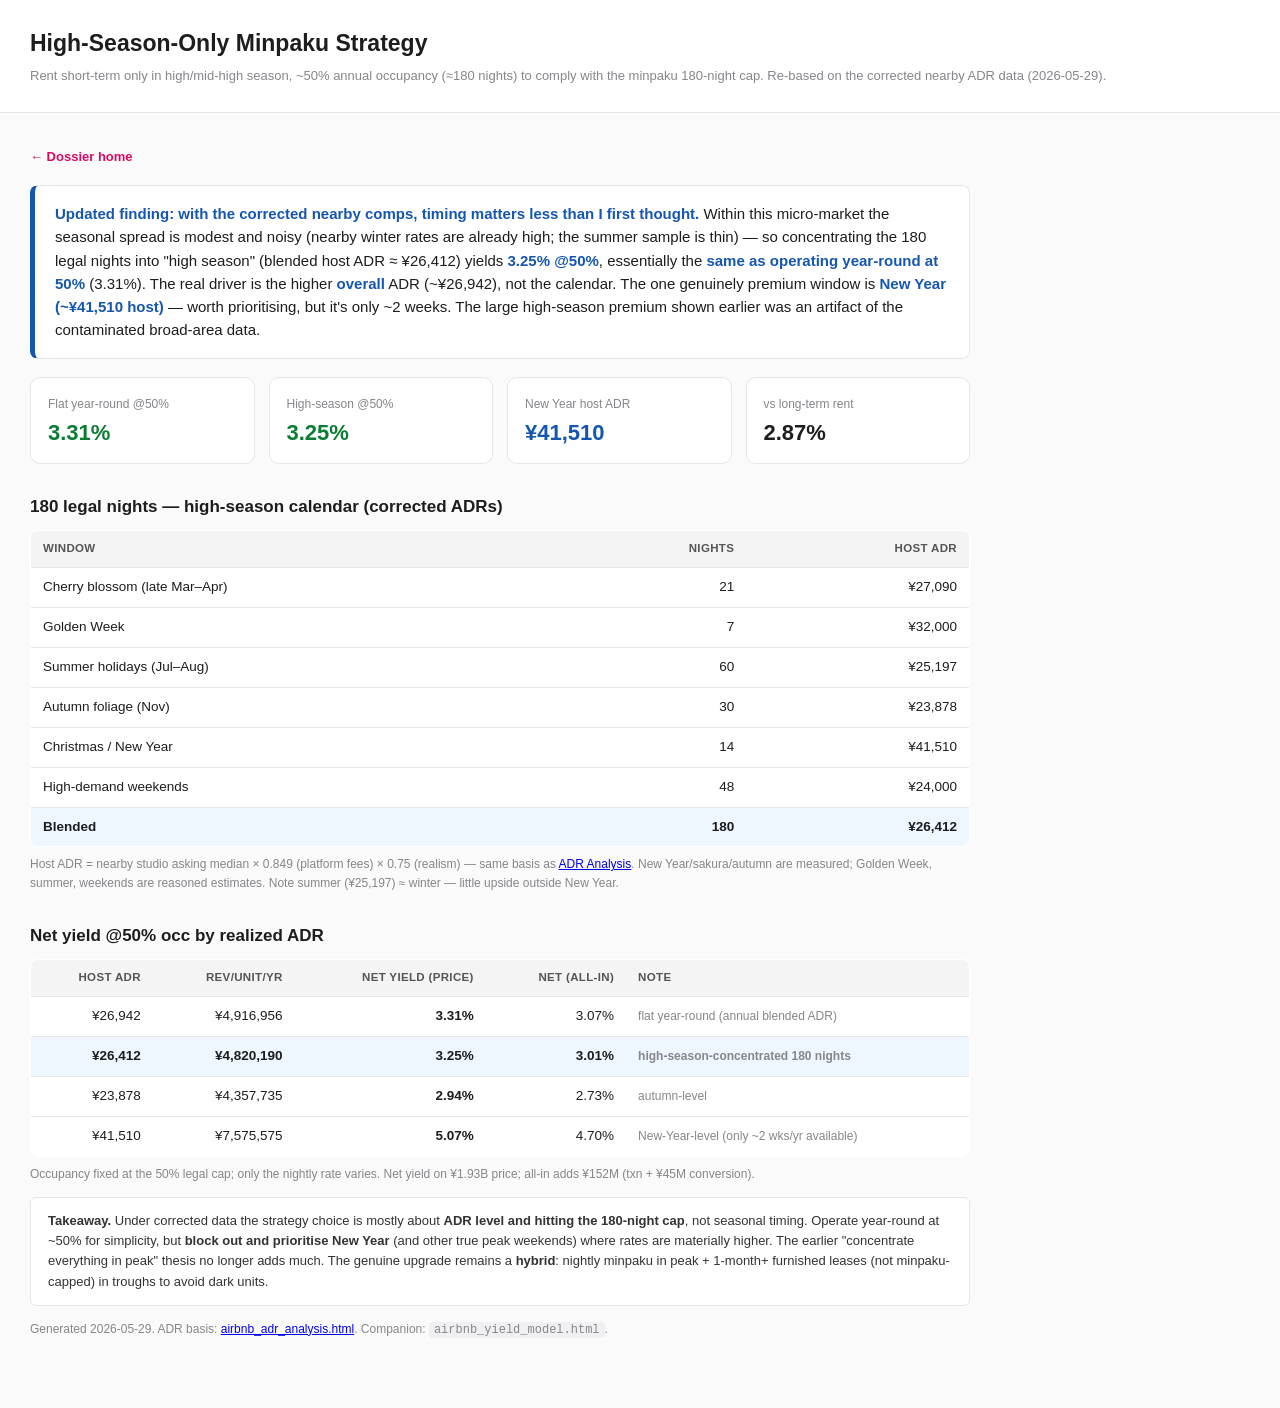
<file: 2026-05-29-shibuya-canon-palace/airbnb_highseason_strategy.html>
<!doctype html><html lang="en"><head><meta charset="utf-8">
<meta name="viewport" content="width=device-width,initial-scale=1">
<title>High-Season Minpaku Strategy — Shibuya Canon Palace</title>
<link rel="stylesheet" href="report.css">
<style>
.wrap{max-width:1000px}
.kpi b{font-size:22px}
.verdict{border-left-color:var(--b)} .verdict b{color:var(--b)}
tr.hi td{background:#eef6ff}
</style></head><body>
<header><h1>High-Season-Only Minpaku Strategy</h1>
<div class="sub">Rent short-term only in high/mid-high season, ~50% annual occupancy (≈180 nights) to comply with the minpaku 180-night cap. Re-based on the corrected nearby ADR data (2026-05-29).</div></header>
<div class="wrap">
<a class="backlink" href="index.html">← Dossier home</a>

<div class="verdict">
<b>Updated finding: with the corrected nearby comps, timing matters less than I first thought.</b> Within this micro-market the seasonal spread is modest and noisy (nearby winter rates are already high; the summer sample is thin) — so concentrating the 180 legal nights into "high season" (blended host ADR ≈ ¥26,412) yields <b>3.25% @50%</b>, essentially the <b>same as operating year-round at 50%</b> (3.31%). The real driver is the higher <b>overall</b> ADR (~¥26,942), not the calendar. The one genuinely premium window is <b>New Year (~¥41,510 host)</b> — worth prioritising, but it's only ~2 weeks. The large high-season premium shown earlier was an artifact of the contaminated broad-area data.
</div>

<div class="kpis">
<div class="kpi g"><span>Flat year-round @50%</span><b>3.31%</b></div>
<div class="kpi g"><span>High-season @50%</span><b>3.25%</b></div>
<div class="kpi b"><span>New Year host ADR</span><b>¥41,510</b></div>
<div class="kpi"><span>vs long-term rent</span><b>2.87%</b></div>
</div>

<h2>180 legal nights — high-season calendar (corrected ADRs)</h2>
<table><tr><th>Window</th><th class="num">Nights</th><th class="num">Host ADR</th></tr><tr><td>Cherry blossom (late Mar–Apr)</td><td class='num'>21</td><td class='num'>¥27,090</td></tr><tr><td>Golden Week</td><td class='num'>7</td><td class='num'>¥32,000</td></tr><tr><td>Summer holidays (Jul–Aug)</td><td class='num'>60</td><td class='num'>¥25,197</td></tr><tr><td>Autumn foliage (Nov)</td><td class='num'>30</td><td class='num'>¥23,878</td></tr><tr><td>Christmas / New Year</td><td class='num'>14</td><td class='num'>¥41,510</td></tr><tr><td>High-demand weekends</td><td class='num'>48</td><td class='num'>¥24,000</td></tr>
<tr class="hi"><td>Blended</td><td class="num">180</td><td class="num">¥26,412</td></tr></table>
<div class="legend">Host ADR = nearby studio asking median × 0.849 (platform fees) × 0.75 (realism) — same basis as <a href="airbnb_adr_analysis.html">ADR Analysis</a>. New Year/sakura/autumn are measured; Golden Week, summer, weekends are reasoned estimates. Note summer (¥25,197) ≈ winter — little upside outside New Year.</div>

<h2>Net yield @50% occ by realized ADR</h2>
<table><tr><th class="num">Host ADR</th><th class="num">Rev/unit/yr</th><th class="num">Net yield (price)</th><th class="num">Net (all-in)</th><th>Note</th></tr><tr><td class='num'>¥26,942</td><td class='num'>¥4,916,956</td><td class='num b'>3.31%</td><td class='num'>3.07%</td><td class='muted'>flat year-round (annual blended ADR)</td></tr><tr class='hi'><td class='num'>¥26,412</td><td class='num'>¥4,820,190</td><td class='num b'>3.25%</td><td class='num'>3.01%</td><td class='muted'>high-season-concentrated 180 nights</td></tr><tr><td class='num'>¥23,878</td><td class='num'>¥4,357,735</td><td class='num b'>2.94%</td><td class='num'>2.73%</td><td class='muted'>autumn-level</td></tr><tr><td class='num'>¥41,510</td><td class='num'>¥7,575,575</td><td class='num b'>5.07%</td><td class='num'>4.70%</td><td class='muted'>New-Year-level (only ~2 wks/yr available)</td></tr></table>
<div class="legend">Occupancy fixed at the 50% legal cap; only the nightly rate varies. Net yield on ¥1.93B price; all-in adds ¥152M (txn + ¥45M conversion).</div>

<div class="note">
<b>Takeaway.</b> Under corrected data the strategy choice is mostly about <b>ADR level and hitting the 180-night cap</b>, not seasonal timing. Operate year-round at ~50% for simplicity, but <b>block out and prioritise New Year</b> (and other true peak weekends) where rates are materially higher. The earlier "concentrate everything in peak" thesis no longer adds much. The genuine upgrade remains a <b>hybrid</b>: nightly minpaku in peak + 1-month+ furnished leases (not minpaku-capped) in troughs to avoid dark units.
</div>
<div class="muted">Generated 2026-05-29. ADR basis: <a href="airbnb_adr_analysis.html">airbnb_adr_analysis.html</a>. Companion: <code>airbnb_yield_model.html</code>.</div>
</div></body></html>
</file>
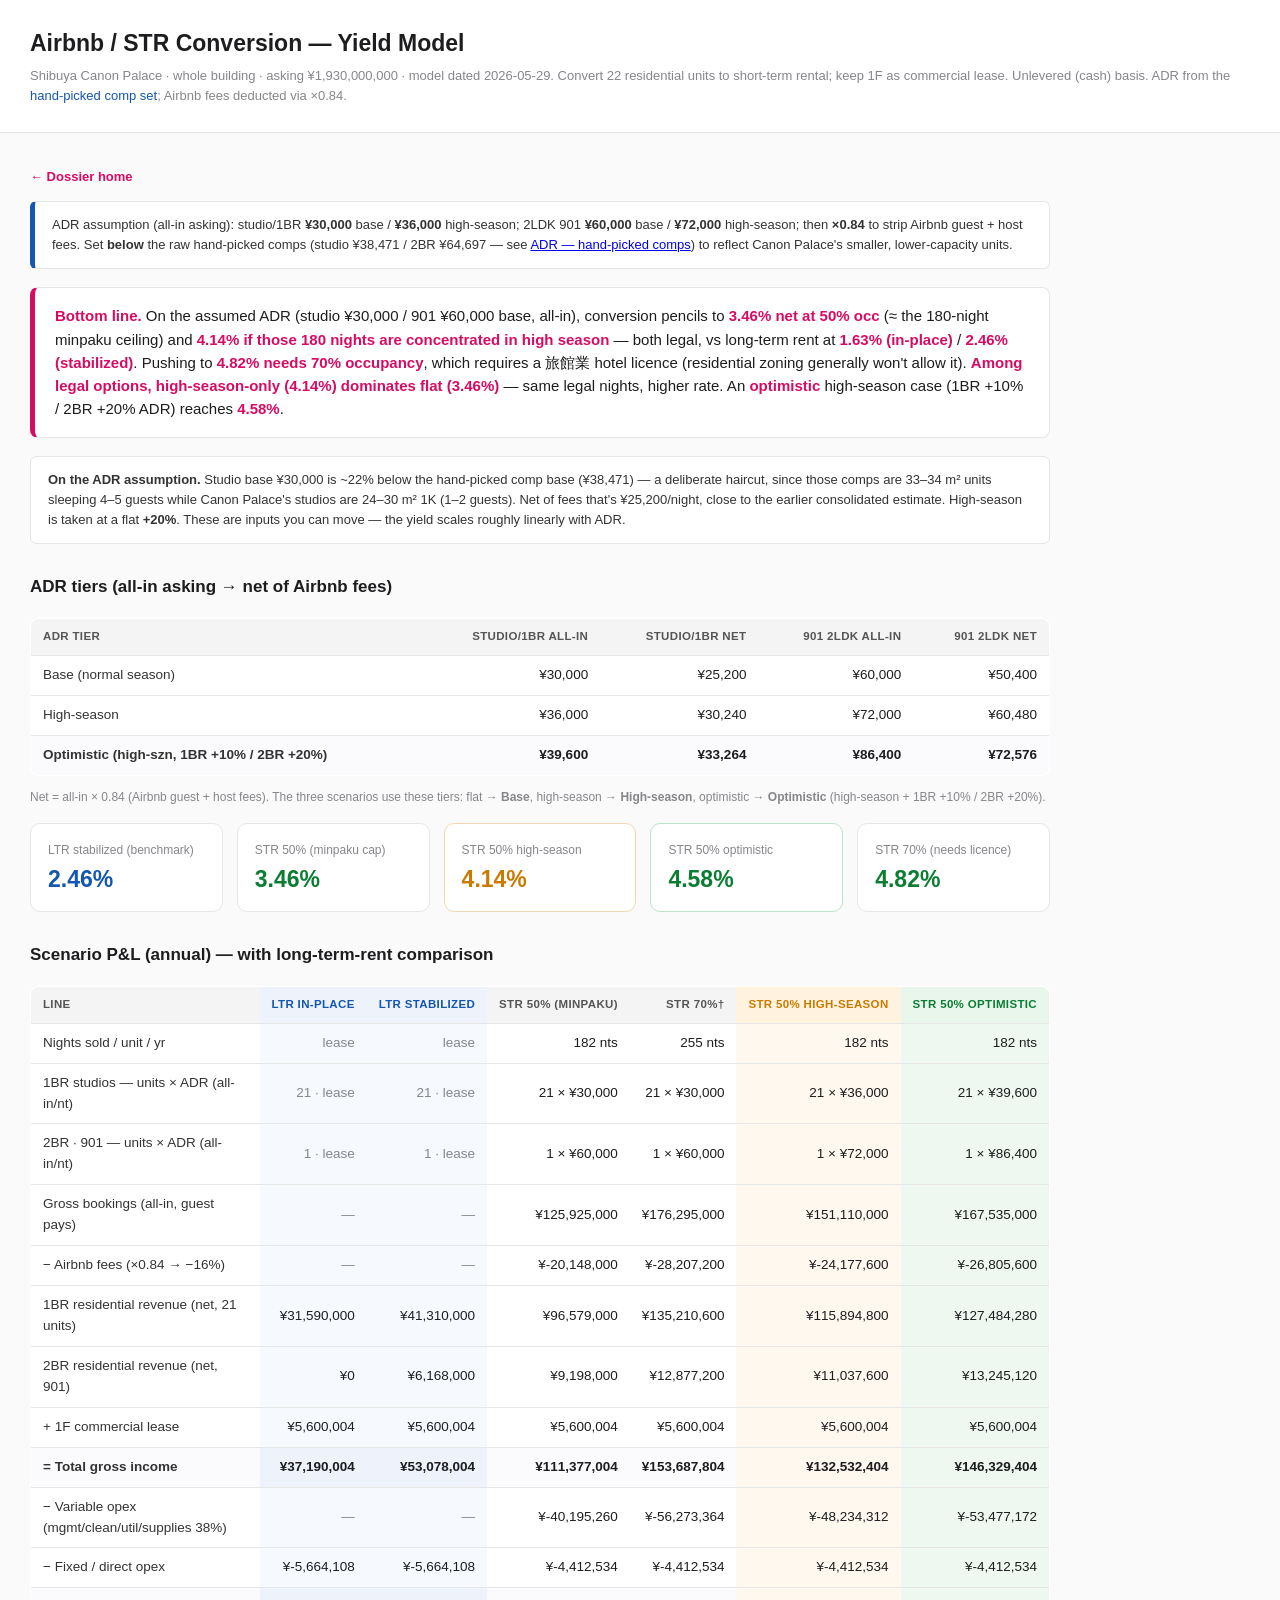
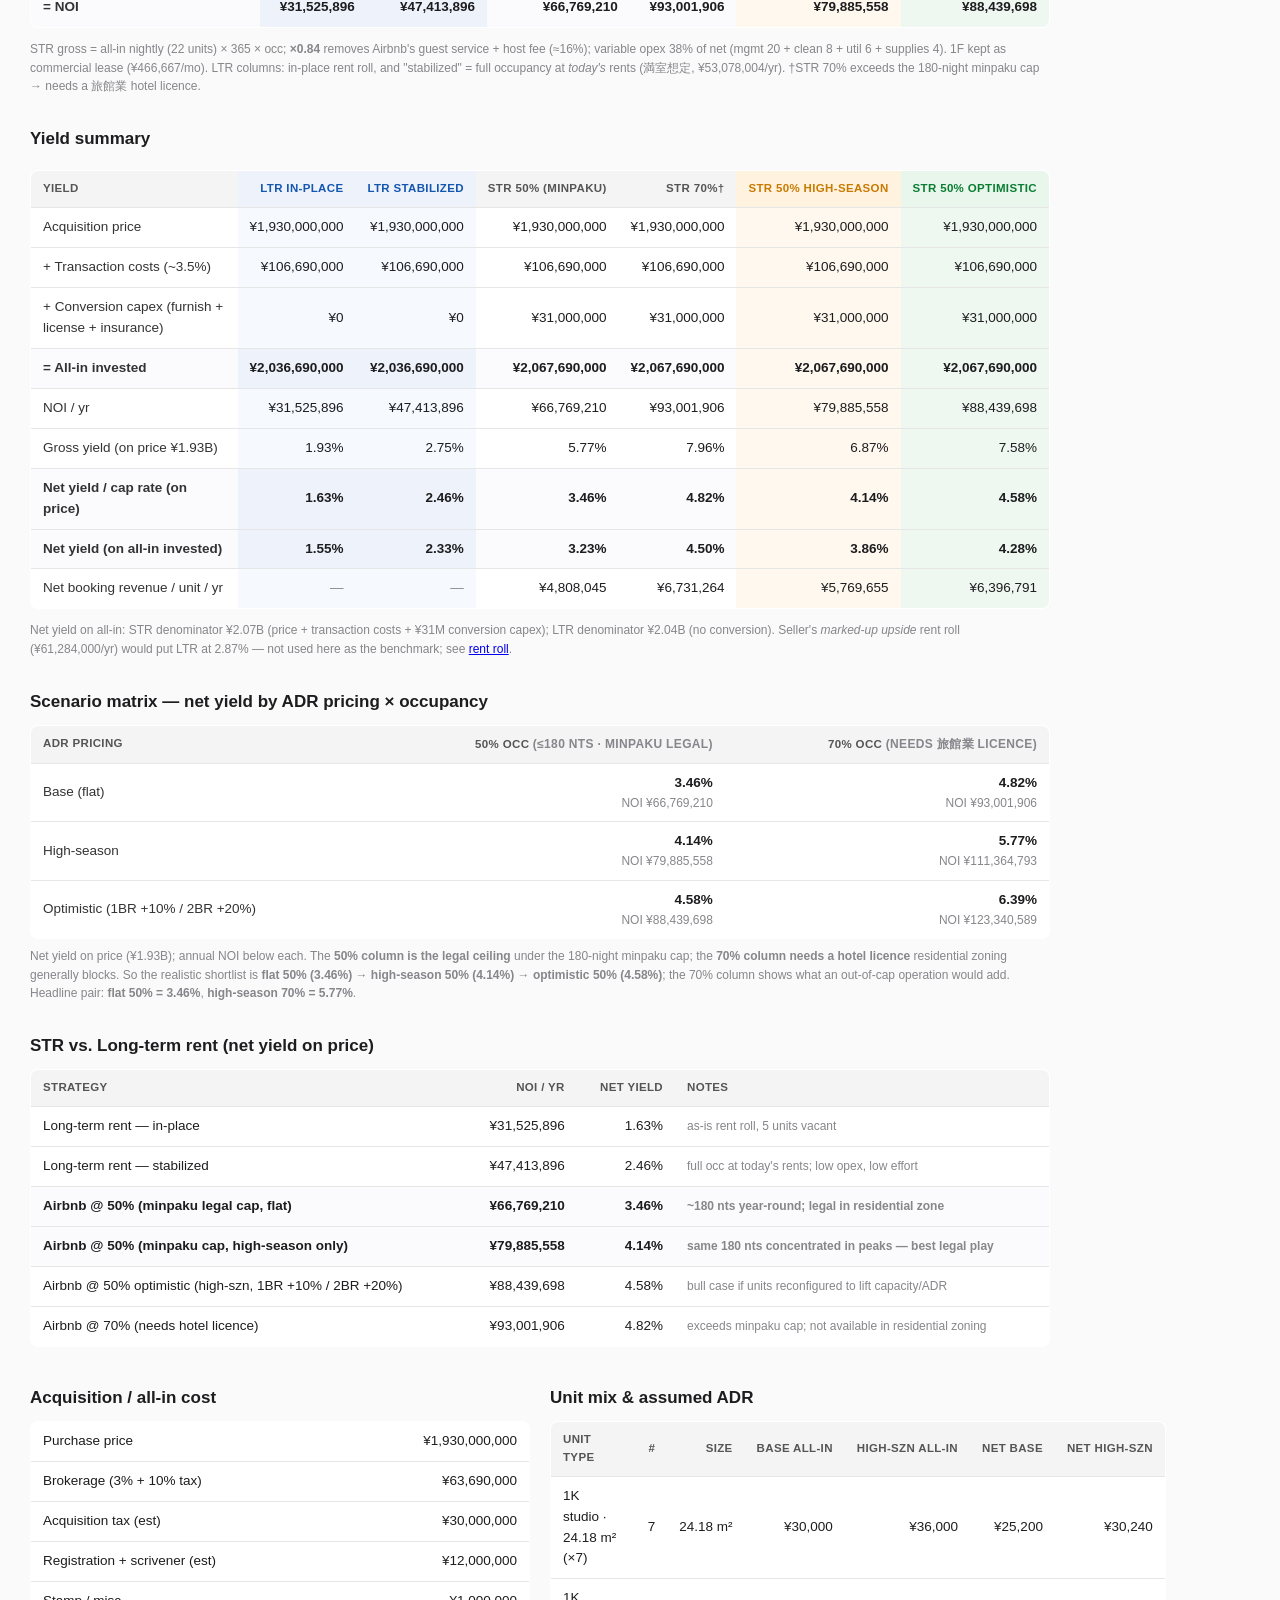
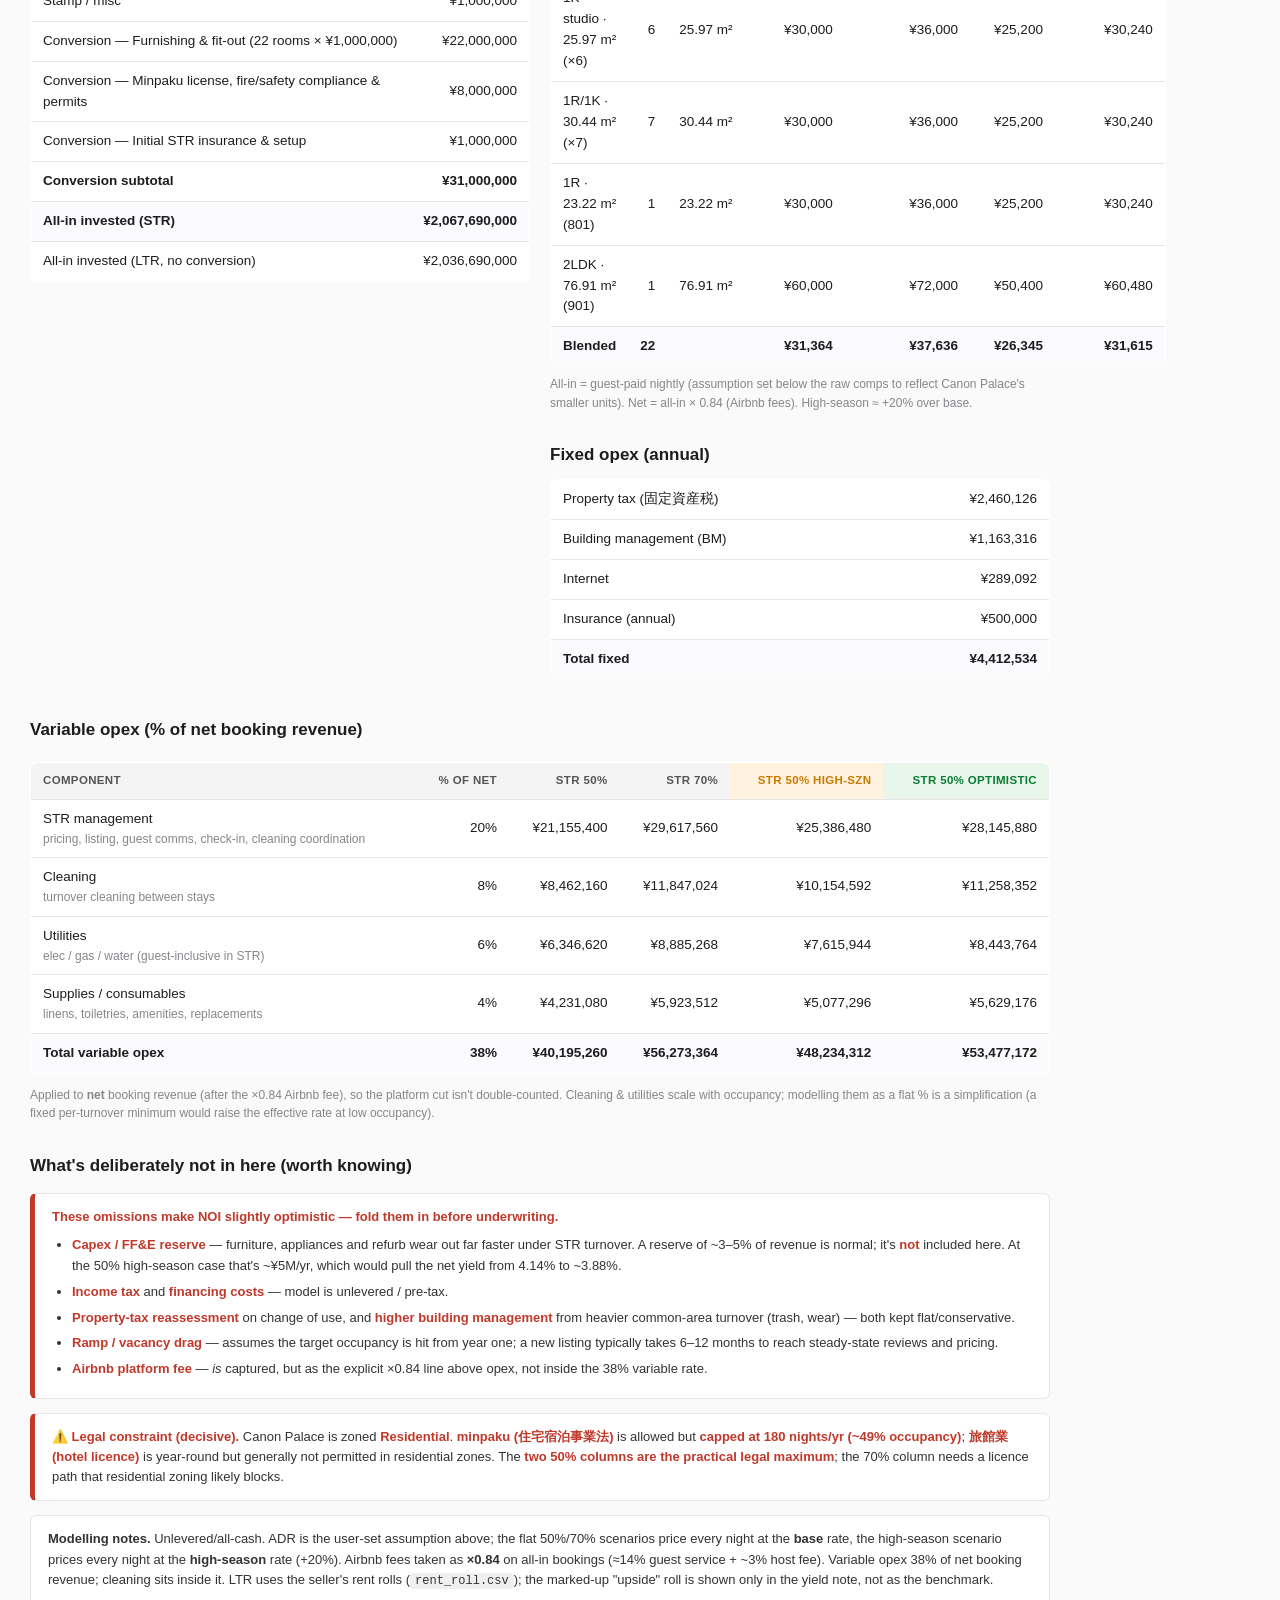
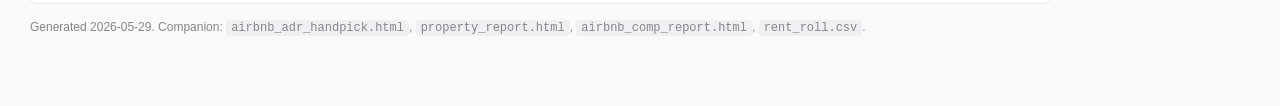
<file: 2026-05-29-shibuya-canon-palace/airbnb_yield_model.html>
<!doctype html><html lang="en"><head><meta charset="utf-8">
<meta name="viewport" content="width=device-width,initial-scale=1">
<title>Airbnb Conversion Yield Model — Shibuya Canon Palace</title>
<link rel="stylesheet" href="report.css">
<style>
.wrap{max-width:1080px}
.kpi b{font-size:23px}
th.ltr{background:#eef3fb;color:var(--b)}
th.hs{background:#fff3e0;color:var(--o)}
th.opt{background:#e9f6ec;color:var(--g)}
td.dash{color:var(--mut)} .lbl{color:#333}
.scn td:nth-child(2),.scn td:nth-child(3){background:#f6f9fe}
.scn tr.hi td:nth-child(2),.scn tr.hi td:nth-child(3){background:#eef3fb}
.scn td:nth-child(6),.scn tr.hi td:nth-child(6){background:#fff8ee}
.scn td:nth-child(7),.scn tr.hi td:nth-child(7){background:#eef8f0}
.note ul{margin:8px 0 0;padding-left:20px;line-height:1.6} .note li{margin:5px 0}
</style></head><body>
<header>
<h1>Airbnb / STR Conversion — Yield Model</h1>
<div class="sub">Shibuya Canon Palace · whole building · asking ¥1,930,000,000 · model dated 2026-05-29. Convert 22 residential units to short-term rental; keep 1F as commercial lease. Unlevered (cash) basis. ADR from the <span style="color:var(--b)">hand-picked comp set</span>; Airbnb fees deducted via ×0.84.</div>
</header>
<div class="wrap">
<a class="backlink" href="index.html">← Dossier home</a>
<div class="note" style="border-left:5px solid #1456b0">ADR assumption (all-in asking): studio/1BR <b>¥30,000</b> base / <b>¥36,000</b> high-season; 2LDK 901 <b>¥60,000</b> base / <b>¥72,000</b> high-season; then <b>×0.84</b> to strip Airbnb guest + host fees. Set <b>below</b> the raw hand-picked comps (studio ¥38,471 / 2BR ¥64,697 — see <a href="airbnb_adr_handpick.html">ADR — hand-picked comps</a>) to reflect Canon Palace's smaller, lower-capacity units.</div>

<div class="verdict">
<b>Bottom line.</b> On the assumed ADR (studio ¥30,000 / 901 ¥60,000 base, all-in), conversion pencils to <b>3.46% net at 50% occ</b> (≈ the 180-night minpaku ceiling) and <b>4.14% if those 180 nights are concentrated in high season</b> — both legal, vs long-term rent at <b>1.63% (in-place)</b> / <b>2.46% (stabilized)</b>. Pushing to <b>4.82% needs 70% occupancy</b>, which requires a 旅館業 hotel licence (residential zoning generally won't allow it). <b>Among legal options, high-season-only (4.14%) dominates flat (3.46%)</b> — same legal nights, higher rate. An <b>optimistic</b> high-season case (1BR +10% / 2BR +20% ADR) reaches <b>4.58%</b>.
</div>

<div class="note"><b>On the ADR assumption.</b> Studio base ¥30,000 is ~22% below the hand-picked comp base (¥38,471) — a deliberate haircut, since those comps are 33–34 m² units sleeping 4–5 guests while Canon Palace's studios are 24–30 m² 1K (1–2 guests). Net of fees that's ¥25,200/night, close to the earlier consolidated estimate. High-season is taken at a flat <b>+20%</b>. These are inputs you can move — the yield scales roughly linearly with ADR.</div>

<h2>ADR tiers (all-in asking → net of Airbnb fees)</h2>
<div class="scrollx"><table>
<tr><th>ADR tier</th><th class="num">Studio/1BR all-in</th><th class="num">Studio/1BR net</th><th class="num">901 2LDK all-in</th><th class="num">901 2LDK net</th></tr>
<tr><td class='lbl'>Base (normal season)</td><td class='num'>¥30,000</td><td class='num'>¥25,200</td><td class='num'>¥60,000</td><td class='num'>¥50,400</td></tr><tr><td class='lbl'>High-season</td><td class='num'>¥36,000</td><td class='num'>¥30,240</td><td class='num'>¥72,000</td><td class='num'>¥60,480</td></tr><tr class=hi><td class='lbl'>Optimistic (high-szn, 1BR +10% / 2BR +20%)</td><td class='num'>¥39,600</td><td class='num'>¥33,264</td><td class='num'>¥86,400</td><td class='num'>¥72,576</td></tr>
</table></div>
<div class="legend">Net = all-in × 0.84 (Airbnb guest + host fees). The three scenarios use these tiers: flat → <b>Base</b>, high-season → <b>High-season</b>, optimistic → <b>Optimistic</b> (high-season + 1BR +10% / 2BR +20%).</div>

<div class="kpis">
<div class="kpi b"><span>LTR stabilized (benchmark)</span><b>2.46%</b></div>
<div class="kpi g"><span>STR 50% (minpaku cap)</span><b>3.46%</b></div>
<div class="kpi" style="border-color:#f0d9b0"><span>STR 50% high-season</span><b style="color:var(--o)">4.14%</b></div>
<div class="kpi" style="border-color:#bfe3c8"><span>STR 50% optimistic</span><b style="color:var(--g)">4.58%</b></div>
<div class="kpi g"><span>STR 70% (needs licence)</span><b>4.82%</b></div>
</div>

<h2>Scenario P&amp;L (annual) — with long-term-rent comparison</h2>
<div class="scrollx"><table class="scn"><tr><th>Line</th><th class='num ltr'>LTR in-place</th><th class='num ltr'>LTR stabilized</th><th class='num'>STR 50% (minpaku)</th><th class='num'>STR 70%†</th><th class='num hs'>STR 50% high-season</th><th class='num opt'>STR 50% optimistic</th></tr><tr><td class='lbl'>Nights sold / unit / yr</td><td class='num dash'>lease</td><td class='num dash'>lease</td><td class='num'>182 nts</td><td class='num'>255 nts</td><td class='num'>182 nts</td><td class='num'>182 nts</td></tr><tr><td class='lbl'>1BR studios — units × ADR (all-in/nt)</td><td class='num dash'>21 · lease</td><td class='num dash'>21 · lease</td><td class='num'>21 × ¥30,000</td><td class='num'>21 × ¥30,000</td><td class='num'>21 × ¥36,000</td><td class='num'>21 × ¥39,600</td></tr><tr><td class='lbl'>2BR · 901 — units × ADR (all-in/nt)</td><td class='num dash'>1 · lease</td><td class='num dash'>1 · lease</td><td class='num'>1 × ¥60,000</td><td class='num'>1 × ¥60,000</td><td class='num'>1 × ¥72,000</td><td class='num'>1 × ¥86,400</td></tr><tr><td class='lbl'>Gross bookings (all-in, guest pays)</td><td class='num dash'>—</td><td class='num dash'>—</td><td class='num'>¥125,925,000</td><td class='num'>¥176,295,000</td><td class='num'>¥151,110,000</td><td class='num'>¥167,535,000</td></tr><tr><td class='lbl'>− Airbnb fees (×0.84 → −16%)</td><td class='num dash'>—</td><td class='num dash'>—</td><td class='num'>¥-20,148,000</td><td class='num'>¥-28,207,200</td><td class='num'>¥-24,177,600</td><td class='num'>¥-26,805,600</td></tr><tr><td class='lbl'>1BR residential revenue (net, 21 units)</td><td class='num'>¥31,590,000</td><td class='num'>¥41,310,000</td><td class='num'>¥96,579,000</td><td class='num'>¥135,210,600</td><td class='num'>¥115,894,800</td><td class='num'>¥127,484,280</td></tr><tr><td class='lbl'>2BR residential revenue (net, 901)</td><td class='num'>¥0</td><td class='num'>¥6,168,000</td><td class='num'>¥9,198,000</td><td class='num'>¥12,877,200</td><td class='num'>¥11,037,600</td><td class='num'>¥13,245,120</td></tr><tr><td class='lbl'>+ 1F commercial lease</td><td class='num'>¥5,600,004</td><td class='num'>¥5,600,004</td><td class='num'>¥5,600,004</td><td class='num'>¥5,600,004</td><td class='num'>¥5,600,004</td><td class='num'>¥5,600,004</td></tr><tr class='hi'><td class='lbl'>= Total gross income</td><td class='num'>¥37,190,004</td><td class='num'>¥53,078,004</td><td class='num'>¥111,377,004</td><td class='num'>¥153,687,804</td><td class='num'>¥132,532,404</td><td class='num'>¥146,329,404</td></tr><tr><td class='lbl'>− Variable opex (mgmt/clean/util/supplies 38%)</td><td class='num dash'>—</td><td class='num dash'>—</td><td class='num'>¥-40,195,260</td><td class='num'>¥-56,273,364</td><td class='num'>¥-48,234,312</td><td class='num'>¥-53,477,172</td></tr><tr><td class='lbl'>− Fixed / direct opex</td><td class='num'>¥-5,664,108</td><td class='num'>¥-5,664,108</td><td class='num'>¥-4,412,534</td><td class='num'>¥-4,412,534</td><td class='num'>¥-4,412,534</td><td class='num'>¥-4,412,534</td></tr><tr class='hi'><td class='lbl'>= NOI</td><td class='num'>¥31,525,896</td><td class='num'>¥47,413,896</td><td class='num'>¥66,769,210</td><td class='num'>¥93,001,906</td><td class='num'>¥79,885,558</td><td class='num'>¥88,439,698</td></tr></table></div>
<div class="legend">STR gross = all-in nightly (22 units) × 365 × occ; <b>×0.84</b> removes Airbnb's guest service + host fee (≈16%); variable opex 38% of net (mgmt 20 + clean 8 + util 6 + supplies 4). 1F kept as commercial lease (¥466,667/mo). LTR columns: in-place rent roll, and "stabilized" = full occupancy at <i>today's</i> rents (満室想定, ¥53,078,004/yr). †STR 70% exceeds the 180-night minpaku cap → needs a 旅館業 hotel licence.</div>

<h2>Yield summary</h2>
<div class="scrollx"><table class="scn"><tr><th>Yield</th><th class='num ltr'>LTR in-place</th><th class='num ltr'>LTR stabilized</th><th class='num'>STR 50% (minpaku)</th><th class='num'>STR 70%†</th><th class='num hs'>STR 50% high-season</th><th class='num opt'>STR 50% optimistic</th></tr><tr><td class='lbl'>Acquisition price</td><td class='num'>¥1,930,000,000</td><td class='num'>¥1,930,000,000</td><td class='num'>¥1,930,000,000</td><td class='num'>¥1,930,000,000</td><td class='num'>¥1,930,000,000</td><td class='num'>¥1,930,000,000</td></tr><tr><td class='lbl'>+ Transaction costs (~3.5%)</td><td class='num'>¥106,690,000</td><td class='num'>¥106,690,000</td><td class='num'>¥106,690,000</td><td class='num'>¥106,690,000</td><td class='num'>¥106,690,000</td><td class='num'>¥106,690,000</td></tr><tr><td class='lbl'>+ Conversion capex (furnish + license + insurance)</td><td class='num'>¥0</td><td class='num'>¥0</td><td class='num'>¥31,000,000</td><td class='num'>¥31,000,000</td><td class='num'>¥31,000,000</td><td class='num'>¥31,000,000</td></tr><tr class='hi'><td class='lbl'>= All-in invested</td><td class='num'>¥2,036,690,000</td><td class='num'>¥2,036,690,000</td><td class='num'>¥2,067,690,000</td><td class='num'>¥2,067,690,000</td><td class='num'>¥2,067,690,000</td><td class='num'>¥2,067,690,000</td></tr><tr><td class='lbl'>NOI / yr</td><td class='num'>¥31,525,896</td><td class='num'>¥47,413,896</td><td class='num'>¥66,769,210</td><td class='num'>¥93,001,906</td><td class='num'>¥79,885,558</td><td class='num'>¥88,439,698</td></tr><tr><td class='lbl'>Gross yield (on price ¥1.93B)</td><td class='num'>1.93%</td><td class='num'>2.75%</td><td class='num'>5.77%</td><td class='num'>7.96%</td><td class='num'>6.87%</td><td class='num'>7.58%</td></tr><tr class='hi'><td class='lbl'>Net yield / cap rate (on price)</td><td class='num'>1.63%</td><td class='num'>2.46%</td><td class='num'>3.46%</td><td class='num'>4.82%</td><td class='num'>4.14%</td><td class='num'>4.58%</td></tr><tr class='hi'><td class='lbl'>Net yield (on all-in invested)</td><td class='num'>1.55%</td><td class='num'>2.33%</td><td class='num'>3.23%</td><td class='num'>4.50%</td><td class='num'>3.86%</td><td class='num'>4.28%</td></tr><tr><td class='lbl'>Net booking revenue / unit / yr</td><td class='num dash'>—</td><td class='num dash'>—</td><td class='num'>¥4,808,045</td><td class='num'>¥6,731,264</td><td class='num'>¥5,769,655</td><td class='num'>¥6,396,791</td></tr></table></div>
<div class="legend">Net yield on all-in: STR denominator ¥2.07B (price + transaction costs + ¥31M conversion capex); LTR denominator ¥2.04B (no conversion). Seller's <i>marked-up upside</i> rent roll (¥61,284,000/yr) would put LTR at 2.87% — not used here as the benchmark; see <a href="property_report.html">rent roll</a>.</div>

<h2>Scenario matrix — net yield by ADR pricing × occupancy</h2>
<table>
<tr><th>ADR pricing</th><th class="num">50% occ&nbsp;<span class="muted">(≤180 nts · minpaku legal)</span></th><th class="num">70% occ&nbsp;<span class="muted">(needs 旅館業 licence)</span></th></tr>
<tr><td class='lbl'>Base (flat)</td><td class='num'><b>3.46%</b><div class='muted'>NOI ¥66,769,210</div></td><td class='num'><b>4.82%</b><div class='muted'>NOI ¥93,001,906</div></td></tr><tr><td class='lbl'>High-season</td><td class='num'><b>4.14%</b><div class='muted'>NOI ¥79,885,558</div></td><td class='num'><b>5.77%</b><div class='muted'>NOI ¥111,364,793</div></td></tr><tr><td class='lbl'>Optimistic (1BR +10% / 2BR +20%)</td><td class='num'><b>4.58%</b><div class='muted'>NOI ¥88,439,698</div></td><td class='num'><b>6.39%</b><div class='muted'>NOI ¥123,340,589</div></td></tr>
</table>
<div class="legend">Net yield on price (¥1.93B); annual NOI below each. The <b>50% column is the legal ceiling</b> under the 180-night minpaku cap; the <b>70% column needs a hotel licence</b> residential zoning generally blocks. So the realistic shortlist is <b>flat 50% (3.46%)</b> → <b>high-season 50% (4.14%)</b> → <b>optimistic 50% (4.58%)</b>; the 70% column shows what an out-of-cap operation would add. Headline pair: <b>flat 50% = 3.46%</b>, <b>high-season 70% = 5.77%</b>.</div>

<h2>STR vs. Long-term rent (net yield on price)</h2>
<table>
<tr><th>Strategy</th><th class="num">NOI / yr</th><th class="num">Net yield</th><th>Notes</th></tr>
<tr><td>Long-term rent — in-place</td><td class="num">¥31,525,896</td><td class="num">1.63%</td><td class="muted">as-is rent roll, 5 units vacant</td></tr>
<tr><td>Long-term rent — stabilized</td><td class="num">¥47,413,896</td><td class="num">2.46%</td><td class="muted">full occ at today's rents; low opex, low effort</td></tr>
<tr class="hi"><td>Airbnb @ 50% (minpaku legal cap, flat)</td><td class="num">¥66,769,210</td><td class="num">3.46%</td><td class="muted">~180 nts year-round; legal in residential zone</td></tr>
<tr class="hi"><td>Airbnb @ 50% (minpaku cap, high-season only)</td><td class="num">¥79,885,558</td><td class="num">4.14%</td><td class="muted">same 180 nts concentrated in peaks — best legal play</td></tr>
<tr><td>Airbnb @ 50% optimistic (high-szn, 1BR +10% / 2BR +20%)</td><td class="num">¥88,439,698</td><td class="num">4.58%</td><td class="muted">bull case if units reconfigured to lift capacity/ADR</td></tr>
<tr><td>Airbnb @ 70% (needs hotel licence)</td><td class="num">¥93,001,906</td><td class="num">4.82%</td><td class="muted">exceeds minpaku cap; not available in residential zoning</td></tr>
</table>

<div class="two">
<div>
<h2>Acquisition / all-in cost</h2>
<table>
<tr><td>Purchase price</td><td class="num">¥1,930,000,000</td></tr>
<tr><td>Brokerage (3% + 10% tax)</td><td class="num">¥63,690,000</td></tr>
<tr><td>Acquisition tax (est)</td><td class="num">¥30,000,000</td></tr>
<tr><td>Registration + scrivener (est)</td><td class="num">¥12,000,000</td></tr>
<tr><td>Stamp / misc</td><td class="num">¥1,000,000</td></tr>
<tr><td>Conversion — Furnishing &amp; fit-out (22 rooms × ¥1,000,000)</td><td class='num'>¥22,000,000</td></tr><tr><td>Conversion — Minpaku license, fire/safety compliance &amp; permits</td><td class='num'>¥8,000,000</td></tr><tr><td>Conversion — Initial STR insurance &amp; setup</td><td class='num'>¥1,000,000</td></tr><tr><td class='b'>Conversion subtotal</td><td class='num b'>¥31,000,000</td></tr>
<tr class="hi"><td>All-in invested (STR)</td><td class="num">¥2,067,690,000</td></tr>
<tr><td>All-in invested (LTR, no conversion)</td><td class="num">¥2,036,690,000</td></tr>
</table>
</div>
<div>
<h2>Unit mix &amp; assumed ADR</h2>
<table>
<tr><th>Unit type</th><th class="num">#</th><th class="num">Size</th><th class="num">Base all-in</th><th class="num">High-szn all-in</th><th class="num">Net base</th><th class="num">Net high-szn</th></tr>
<tr><td>1K studio · 24.18 m² (×7)</td><td class='num'>7</td><td class='num'>24.18 m²</td><td class='num'>¥30,000</td><td class='num'>¥36,000</td><td class='num'>¥25,200</td><td class='num'>¥30,240</td></tr><tr><td>1K studio · 25.97 m² (×6)</td><td class='num'>6</td><td class='num'>25.97 m²</td><td class='num'>¥30,000</td><td class='num'>¥36,000</td><td class='num'>¥25,200</td><td class='num'>¥30,240</td></tr><tr><td>1R/1K · 30.44 m² (×7)</td><td class='num'>7</td><td class='num'>30.44 m²</td><td class='num'>¥30,000</td><td class='num'>¥36,000</td><td class='num'>¥25,200</td><td class='num'>¥30,240</td></tr><tr><td>1R · 23.22 m² (801)</td><td class='num'>1</td><td class='num'>23.22 m²</td><td class='num'>¥30,000</td><td class='num'>¥36,000</td><td class='num'>¥25,200</td><td class='num'>¥30,240</td></tr><tr><td>2LDK · 76.91 m² (901)</td><td class='num'>1</td><td class='num'>76.91 m²</td><td class='num'>¥60,000</td><td class='num'>¥72,000</td><td class='num'>¥50,400</td><td class='num'>¥60,480</td></tr>
<tr class="hi"><td>Blended</td><td class="num">22</td><td></td><td class="num">¥31,364</td><td class="num">¥37,636</td><td class="num">¥26,345</td><td class="num">¥31,615</td></tr>
</table>
<div class="legend">All-in = guest-paid nightly (assumption set below the raw comps to reflect Canon Palace's smaller units). Net = all-in × 0.84 (Airbnb fees). High-season ≈ +20% over base.</div>
<h2>Fixed opex (annual)</h2>
<table>
<tr><td>Property tax (固定資産税)</td><td class="num">¥2,460,126</td></tr>
<tr><td>Building management (BM)</td><td class="num">¥1,163,316</td></tr>
<tr><td>Internet</td><td class="num">¥289,092</td></tr>
<tr><td>Insurance (annual)</td><td class="num">¥500,000</td></tr>
<tr class="hi"><td>Total fixed</td><td class="num">¥4,412,534</td></tr>
</table>
</div>
</div>

<h2>Variable opex (% of net booking revenue)</h2>
<div class="scrollx"><table>
<tr><th>Component</th><th class="num">% of net</th><th class="num">STR 50%</th><th class="num">STR 70%</th><th class="num hs">STR 50% high-szn</th><th class="num opt">STR 50% optimistic</th></tr>
<tr><td>STR management<div class='muted'>pricing, listing, guest comms, check-in, cleaning coordination</div></td><td class='num'>20%</td><td class='num'>¥21,155,400</td><td class='num'>¥29,617,560</td><td class='num'>¥25,386,480</td><td class='num'>¥28,145,880</td></tr><tr><td>Cleaning<div class='muted'>turnover cleaning between stays</div></td><td class='num'>8%</td><td class='num'>¥8,462,160</td><td class='num'>¥11,847,024</td><td class='num'>¥10,154,592</td><td class='num'>¥11,258,352</td></tr><tr><td>Utilities<div class='muted'>elec / gas / water (guest-inclusive in STR)</div></td><td class='num'>6%</td><td class='num'>¥6,346,620</td><td class='num'>¥8,885,268</td><td class='num'>¥7,615,944</td><td class='num'>¥8,443,764</td></tr><tr><td>Supplies / consumables<div class='muted'>linens, toiletries, amenities, replacements</div></td><td class='num'>4%</td><td class='num'>¥4,231,080</td><td class='num'>¥5,923,512</td><td class='num'>¥5,077,296</td><td class='num'>¥5,629,176</td></tr><tr class='hi'><td>Total variable opex</td><td class='num'>38%</td><td class='num'>¥40,195,260</td><td class='num'>¥56,273,364</td><td class='num'>¥48,234,312</td><td class='num'>¥53,477,172</td></tr>
</table></div>
<div class="legend">Applied to <b>net</b> booking revenue (after the ×0.84 Airbnb fee), so the platform cut isn't double-counted. Cleaning &amp; utilities scale with occupancy; modelling them as a flat % is a simplification (a fixed per-turnover minimum would raise the effective rate at low occupancy).</div>

<h2>What's deliberately not in here (worth knowing)</h2>
<div class="note warn"><b>These omissions make NOI slightly optimistic — fold them in before underwriting.</b>
<ul>
<li><b>Capex / FF&amp;E reserve</b> — furniture, appliances and refurb wear out far faster under STR turnover. A reserve of ~3–5% of revenue is normal; it's <b>not</b> included here. At the 50% high-season case that's ~¥5M/yr, which would pull the net yield from 4.14% to ~3.88%.</li>
<li><b>Income tax</b> and <b>financing costs</b> — model is unlevered / pre-tax.</li>
<li><b>Property-tax reassessment</b> on change of use, and <b>higher building management</b> from heavier common-area turnover (trash, wear) — both kept flat/conservative.</li>
<li><b>Ramp / vacancy drag</b> — assumes the target occupancy is hit from year one; a new listing typically takes 6–12 months to reach steady-state reviews and pricing.</li>
<li><b>Airbnb platform fee</b> — <i>is</i> captured, but as the explicit ×0.84 line above opex, not inside the 38% variable rate.</li>
</ul></div>

<div class="note warn">
<b>⚠️ Legal constraint (decisive).</b> Canon Palace is zoned <b>Residential</b>. <b>minpaku (住宅宿泊事業法)</b> is allowed but <b>capped at 180 nights/yr (~49% occupancy)</b>; <b>旅館業 (hotel licence)</b> is year-round but generally not permitted in residential zones. The <b>two 50% columns are the practical legal maximum</b>; the 70% column needs a licence path that residential zoning likely blocks.
</div>

<div class="note">
<b>Modelling notes.</b> Unlevered/all-cash. ADR is the user-set assumption above; the flat 50%/70% scenarios price every night at the <b>base</b> rate, the high-season scenario prices every night at the <b>high-season</b> rate (+20%). Airbnb fees taken as <b>×0.84</b> on all-in bookings (≈14% guest service + ~3% host fee). Variable opex 38% of net booking revenue; cleaning sits inside it. LTR uses the seller's rent rolls (<code>rent_roll.csv</code>); the marked-up "upside" roll is shown only in the yield note, not as the benchmark.
</div>

<div class="muted">Generated 2026-05-29. Companion: <code>airbnb_adr_handpick.html</code>, <code>property_report.html</code>, <code>airbnb_comp_report.html</code>, <code>rent_roll.csv</code>.</div>
</div></body></html>
</file>
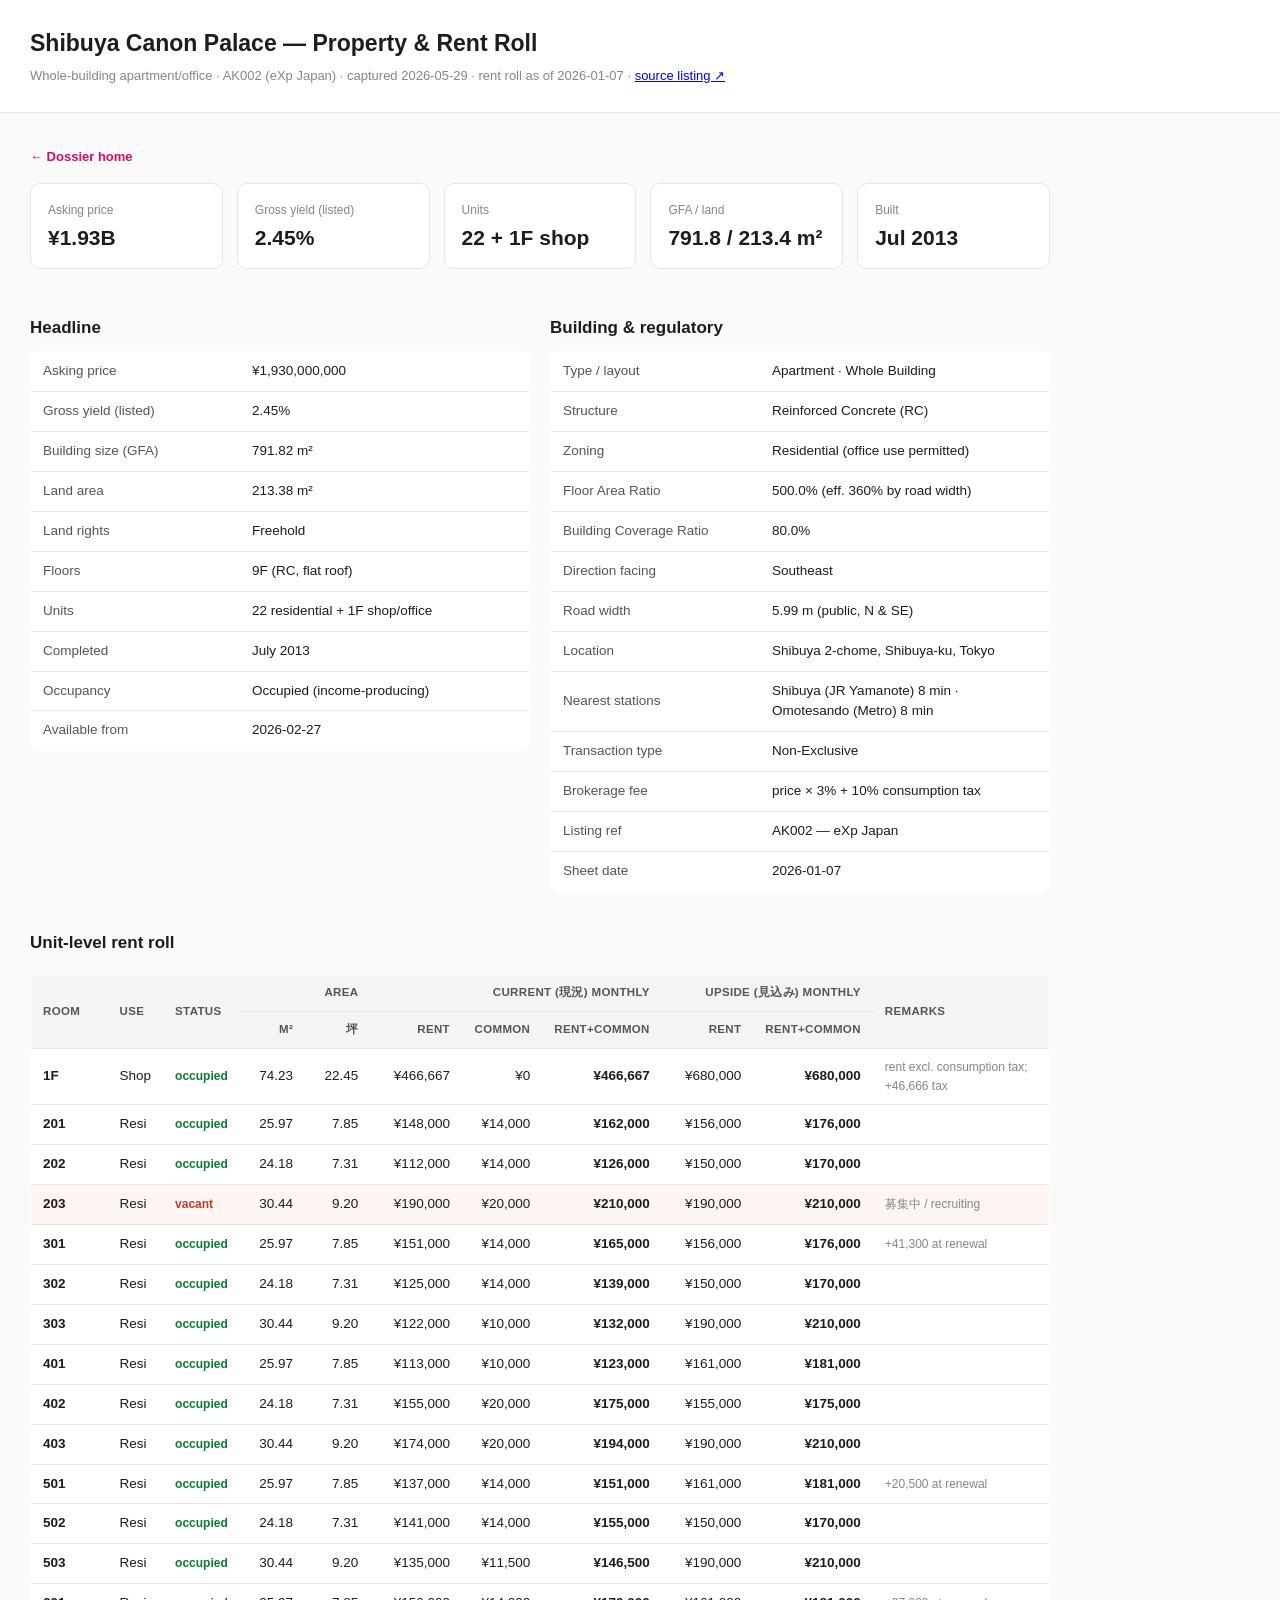
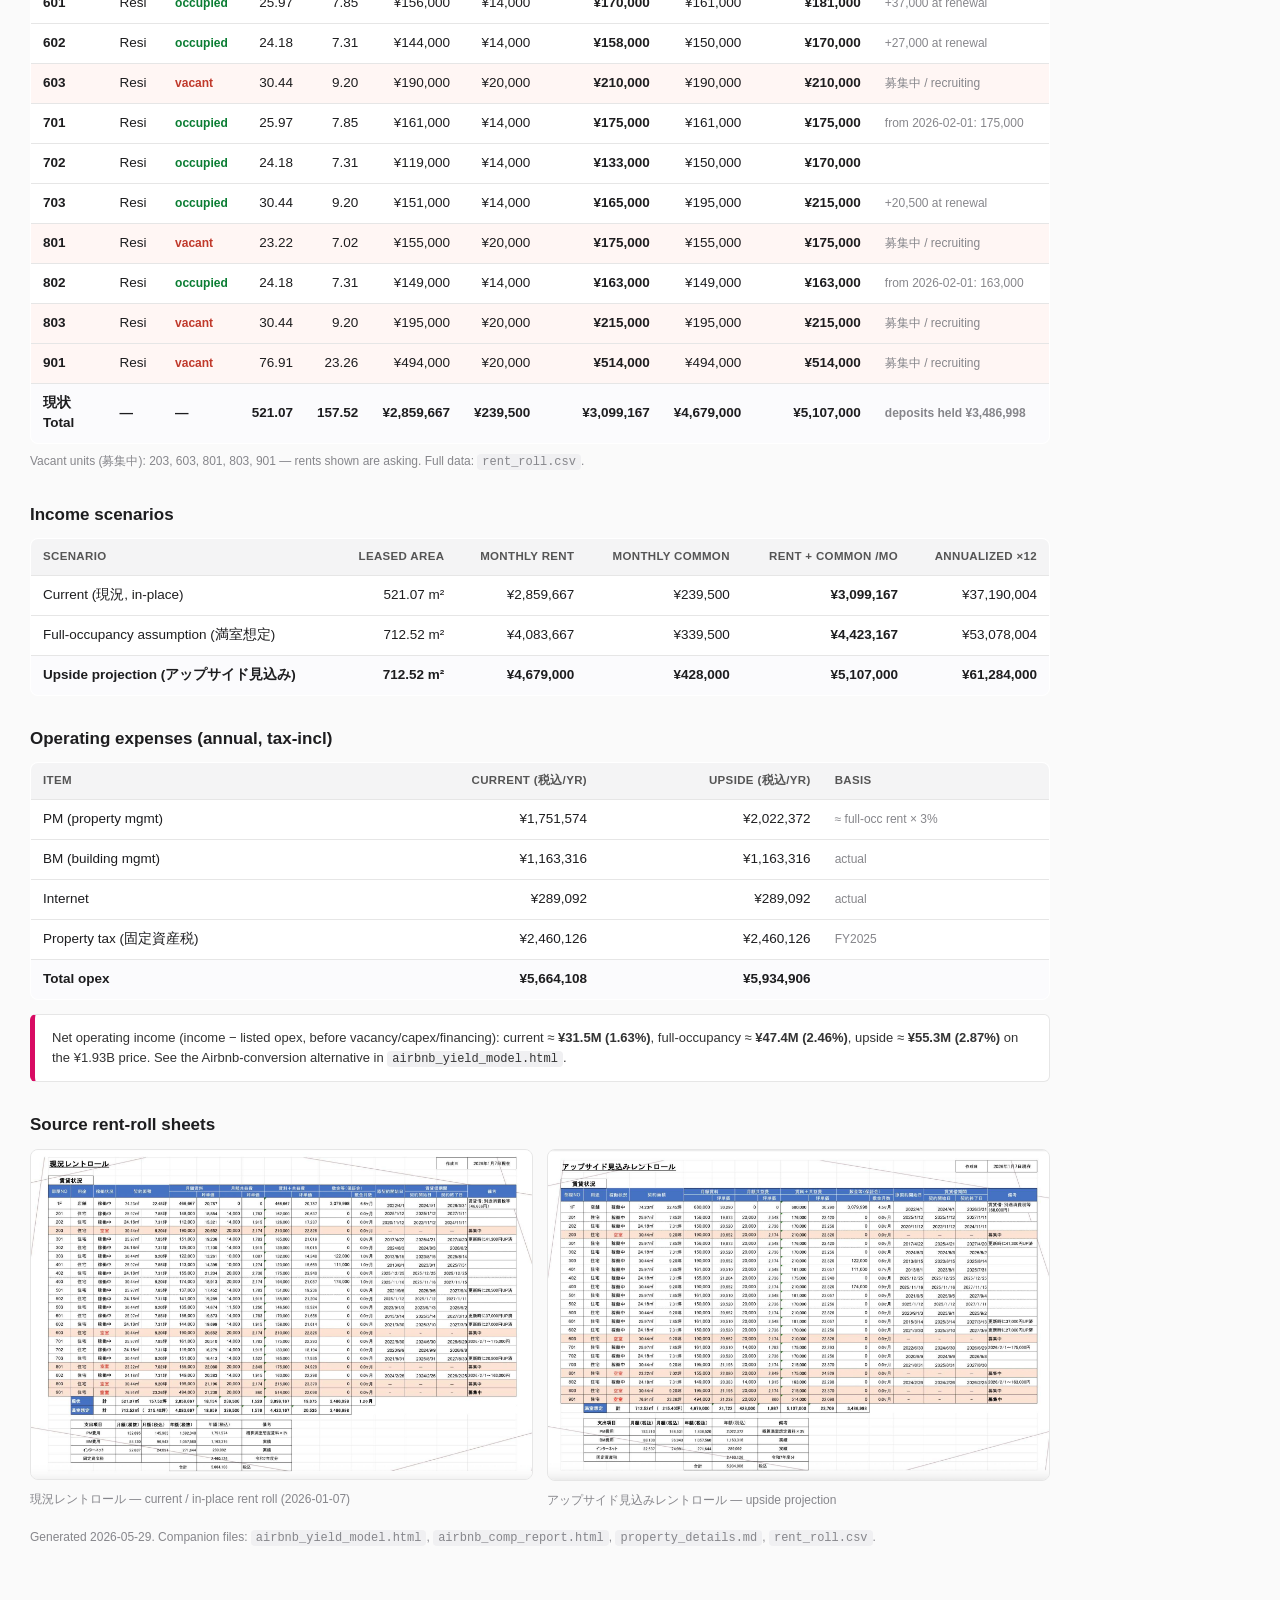
<file: 2026-05-29-shibuya-canon-palace/property_report.html>
<!doctype html><html lang="en"><head><meta charset="utf-8">
<meta name="viewport" content="width=device-width,initial-scale=1">
<title>Shibuya Canon Palace — Property &amp; Rent Roll</title>
<link rel="stylesheet" href="report.css">
<style>
.wrap{max-width:1080px}
td.rm{font-weight:700} td.k{color:#555;width:42%}
tr.vacrow td{background:#fff6f4}
.occ{color:var(--g);font-size:12px;font-weight:600} .vac{color:var(--r);font-size:12px;font-weight:600}
.rem{color:var(--mut);font-size:12px}
.group{background:#eef;font-weight:700}
.imgs{display:flex;gap:14px;flex-wrap:wrap} .imgs figure{margin:0;flex:1;min-width:300px}
.imgs img{width:100%;border:1px solid var(--line);border-radius:8px} figcaption{font-size:12px;color:var(--mut);margin-top:4px}
.note{border-left:5px solid var(--a)}
</style></head><body>
<header>
<h1>Shibuya Canon Palace — Property &amp; Rent Roll</h1>
<div class="sub">Whole-building apartment/office · AK002 (eXp Japan) · captured 2026-05-29 · rent roll as of 2026-01-07 · <a href="https://realestate.co.jp/en/forsale/view/1321745" target="_blank">source listing ↗</a></div>
</header>
<div class="wrap">
<a class="backlink" href="index.html">← Dossier home</a>

<div class="kpis">
<div class="kpi"><span>Asking price</span><b>¥1.93B</b></div>
<div class="kpi"><span>Gross yield (listed)</span><b>2.45%</b></div>
<div class="kpi"><span>Units</span><b>22 + 1F shop</b></div>
<div class="kpi"><span>GFA / land</span><b>791.8 / 213.4 m²</b></div>
<div class="kpi"><span>Built</span><b>Jul 2013</b></div>
</div>

<div class="two">
<div><h2>Headline</h2><table><tr><td class='k'>Asking price</td><td>¥1,930,000,000</td></tr><tr><td class='k'>Gross yield (listed)</td><td>2.45%</td></tr><tr><td class='k'>Building size (GFA)</td><td>791.82 m²</td></tr><tr><td class='k'>Land area</td><td>213.38 m²</td></tr><tr><td class='k'>Land rights</td><td>Freehold</td></tr><tr><td class='k'>Floors</td><td>9F (RC, flat roof)</td></tr><tr><td class='k'>Units</td><td>22 residential + 1F shop/office</td></tr><tr><td class='k'>Completed</td><td>July 2013</td></tr><tr><td class='k'>Occupancy</td><td>Occupied (income-producing)</td></tr><tr><td class='k'>Available from</td><td>2026-02-27</td></tr></table></div>
<div><h2>Building &amp; regulatory</h2><table><tr><td class='k'>Type / layout</td><td>Apartment · Whole Building</td></tr><tr><td class='k'>Structure</td><td>Reinforced Concrete (RC)</td></tr><tr><td class='k'>Zoning</td><td>Residential (office use permitted)</td></tr><tr><td class='k'>Floor Area Ratio</td><td>500.0% (eff. 360% by road width)</td></tr><tr><td class='k'>Building Coverage Ratio</td><td>80.0%</td></tr><tr><td class='k'>Direction facing</td><td>Southeast</td></tr><tr><td class='k'>Road width</td><td>5.99 m (public, N & SE)</td></tr><tr><td class='k'>Location</td><td>Shibuya 2-chome, Shibuya-ku, Tokyo</td></tr><tr><td class='k'>Nearest stations</td><td>Shibuya (JR Yamanote) 8 min · Omotesando (Metro) 8 min</td></tr><tr><td class='k'>Transaction type</td><td>Non-Exclusive</td></tr><tr><td class='k'>Brokerage fee</td><td>price × 3% + 10% consumption tax</td></tr><tr><td class='k'>Listing ref</td><td>AK002 — eXp Japan</td></tr><tr><td class='k'>Sheet date</td><td>2026-01-07</td></tr></table></div>
</div>

<h2>Unit-level rent roll</h2>
<div class="scrollx"><table>
<tr><th rowspan="2">Room</th><th rowspan="2">Use</th><th rowspan="2">Status</th><th colspan="2" class="num">Area</th><th colspan="3" class="num">Current (現況) monthly</th><th colspan="2" class="num">Upside (見込み) monthly</th><th rowspan="2">Remarks</th></tr>
<tr><th class="num">m²</th><th class="num">坪</th><th class="num">Rent</th><th class="num">Common</th><th class="num">Rent+Common</th><th class="num">Rent</th><th class="num">Rent+Common</th></tr>
<tr>
<td class='rm'>1F</td><td>Shop</td><td><span class='occ'>occupied</span></td>
<td class='num'>74.23</td><td class='num'>22.45</td>
<td class='num'>¥466,667</td><td class='num'>¥0</td><td class='num b'>¥466,667</td>
<td class='num'>¥680,000</td><td class='num b'>¥680,000</td>
<td class='rem'>rent excl. consumption tax; +46,666 tax</td></tr><tr>
<td class='rm'>201</td><td>Resi</td><td><span class='occ'>occupied</span></td>
<td class='num'>25.97</td><td class='num'>7.85</td>
<td class='num'>¥148,000</td><td class='num'>¥14,000</td><td class='num b'>¥162,000</td>
<td class='num'>¥156,000</td><td class='num b'>¥176,000</td>
<td class='rem'></td></tr><tr>
<td class='rm'>202</td><td>Resi</td><td><span class='occ'>occupied</span></td>
<td class='num'>24.18</td><td class='num'>7.31</td>
<td class='num'>¥112,000</td><td class='num'>¥14,000</td><td class='num b'>¥126,000</td>
<td class='num'>¥150,000</td><td class='num b'>¥170,000</td>
<td class='rem'></td></tr><tr class='vacrow'>
<td class='rm'>203</td><td>Resi</td><td><span class='vac'>vacant</span></td>
<td class='num'>30.44</td><td class='num'>9.20</td>
<td class='num'>¥190,000</td><td class='num'>¥20,000</td><td class='num b'>¥210,000</td>
<td class='num'>¥190,000</td><td class='num b'>¥210,000</td>
<td class='rem'>募集中 / recruiting</td></tr><tr>
<td class='rm'>301</td><td>Resi</td><td><span class='occ'>occupied</span></td>
<td class='num'>25.97</td><td class='num'>7.85</td>
<td class='num'>¥151,000</td><td class='num'>¥14,000</td><td class='num b'>¥165,000</td>
<td class='num'>¥156,000</td><td class='num b'>¥176,000</td>
<td class='rem'>+41,300 at renewal</td></tr><tr>
<td class='rm'>302</td><td>Resi</td><td><span class='occ'>occupied</span></td>
<td class='num'>24.18</td><td class='num'>7.31</td>
<td class='num'>¥125,000</td><td class='num'>¥14,000</td><td class='num b'>¥139,000</td>
<td class='num'>¥150,000</td><td class='num b'>¥170,000</td>
<td class='rem'></td></tr><tr>
<td class='rm'>303</td><td>Resi</td><td><span class='occ'>occupied</span></td>
<td class='num'>30.44</td><td class='num'>9.20</td>
<td class='num'>¥122,000</td><td class='num'>¥10,000</td><td class='num b'>¥132,000</td>
<td class='num'>¥190,000</td><td class='num b'>¥210,000</td>
<td class='rem'></td></tr><tr>
<td class='rm'>401</td><td>Resi</td><td><span class='occ'>occupied</span></td>
<td class='num'>25.97</td><td class='num'>7.85</td>
<td class='num'>¥113,000</td><td class='num'>¥10,000</td><td class='num b'>¥123,000</td>
<td class='num'>¥161,000</td><td class='num b'>¥181,000</td>
<td class='rem'></td></tr><tr>
<td class='rm'>402</td><td>Resi</td><td><span class='occ'>occupied</span></td>
<td class='num'>24.18</td><td class='num'>7.31</td>
<td class='num'>¥155,000</td><td class='num'>¥20,000</td><td class='num b'>¥175,000</td>
<td class='num'>¥155,000</td><td class='num b'>¥175,000</td>
<td class='rem'></td></tr><tr>
<td class='rm'>403</td><td>Resi</td><td><span class='occ'>occupied</span></td>
<td class='num'>30.44</td><td class='num'>9.20</td>
<td class='num'>¥174,000</td><td class='num'>¥20,000</td><td class='num b'>¥194,000</td>
<td class='num'>¥190,000</td><td class='num b'>¥210,000</td>
<td class='rem'></td></tr><tr>
<td class='rm'>501</td><td>Resi</td><td><span class='occ'>occupied</span></td>
<td class='num'>25.97</td><td class='num'>7.85</td>
<td class='num'>¥137,000</td><td class='num'>¥14,000</td><td class='num b'>¥151,000</td>
<td class='num'>¥161,000</td><td class='num b'>¥181,000</td>
<td class='rem'>+20,500 at renewal</td></tr><tr>
<td class='rm'>502</td><td>Resi</td><td><span class='occ'>occupied</span></td>
<td class='num'>24.18</td><td class='num'>7.31</td>
<td class='num'>¥141,000</td><td class='num'>¥14,000</td><td class='num b'>¥155,000</td>
<td class='num'>¥150,000</td><td class='num b'>¥170,000</td>
<td class='rem'></td></tr><tr>
<td class='rm'>503</td><td>Resi</td><td><span class='occ'>occupied</span></td>
<td class='num'>30.44</td><td class='num'>9.20</td>
<td class='num'>¥135,000</td><td class='num'>¥11,500</td><td class='num b'>¥146,500</td>
<td class='num'>¥190,000</td><td class='num b'>¥210,000</td>
<td class='rem'></td></tr><tr>
<td class='rm'>601</td><td>Resi</td><td><span class='occ'>occupied</span></td>
<td class='num'>25.97</td><td class='num'>7.85</td>
<td class='num'>¥156,000</td><td class='num'>¥14,000</td><td class='num b'>¥170,000</td>
<td class='num'>¥161,000</td><td class='num b'>¥181,000</td>
<td class='rem'>+37,000 at renewal</td></tr><tr>
<td class='rm'>602</td><td>Resi</td><td><span class='occ'>occupied</span></td>
<td class='num'>24.18</td><td class='num'>7.31</td>
<td class='num'>¥144,000</td><td class='num'>¥14,000</td><td class='num b'>¥158,000</td>
<td class='num'>¥150,000</td><td class='num b'>¥170,000</td>
<td class='rem'>+27,000 at renewal</td></tr><tr class='vacrow'>
<td class='rm'>603</td><td>Resi</td><td><span class='vac'>vacant</span></td>
<td class='num'>30.44</td><td class='num'>9.20</td>
<td class='num'>¥190,000</td><td class='num'>¥20,000</td><td class='num b'>¥210,000</td>
<td class='num'>¥190,000</td><td class='num b'>¥210,000</td>
<td class='rem'>募集中 / recruiting</td></tr><tr>
<td class='rm'>701</td><td>Resi</td><td><span class='occ'>occupied</span></td>
<td class='num'>25.97</td><td class='num'>7.85</td>
<td class='num'>¥161,000</td><td class='num'>¥14,000</td><td class='num b'>¥175,000</td>
<td class='num'>¥161,000</td><td class='num b'>¥175,000</td>
<td class='rem'>from 2026-02-01: 175,000</td></tr><tr>
<td class='rm'>702</td><td>Resi</td><td><span class='occ'>occupied</span></td>
<td class='num'>24.18</td><td class='num'>7.31</td>
<td class='num'>¥119,000</td><td class='num'>¥14,000</td><td class='num b'>¥133,000</td>
<td class='num'>¥150,000</td><td class='num b'>¥170,000</td>
<td class='rem'></td></tr><tr>
<td class='rm'>703</td><td>Resi</td><td><span class='occ'>occupied</span></td>
<td class='num'>30.44</td><td class='num'>9.20</td>
<td class='num'>¥151,000</td><td class='num'>¥14,000</td><td class='num b'>¥165,000</td>
<td class='num'>¥195,000</td><td class='num b'>¥215,000</td>
<td class='rem'>+20,500 at renewal</td></tr><tr class='vacrow'>
<td class='rm'>801</td><td>Resi</td><td><span class='vac'>vacant</span></td>
<td class='num'>23.22</td><td class='num'>7.02</td>
<td class='num'>¥155,000</td><td class='num'>¥20,000</td><td class='num b'>¥175,000</td>
<td class='num'>¥155,000</td><td class='num b'>¥175,000</td>
<td class='rem'>募集中 / recruiting</td></tr><tr>
<td class='rm'>802</td><td>Resi</td><td><span class='occ'>occupied</span></td>
<td class='num'>24.18</td><td class='num'>7.31</td>
<td class='num'>¥149,000</td><td class='num'>¥14,000</td><td class='num b'>¥163,000</td>
<td class='num'>¥149,000</td><td class='num b'>¥163,000</td>
<td class='rem'>from 2026-02-01: 163,000</td></tr><tr class='vacrow'>
<td class='rm'>803</td><td>Resi</td><td><span class='vac'>vacant</span></td>
<td class='num'>30.44</td><td class='num'>9.20</td>
<td class='num'>¥195,000</td><td class='num'>¥20,000</td><td class='num b'>¥215,000</td>
<td class='num'>¥195,000</td><td class='num b'>¥215,000</td>
<td class='rem'>募集中 / recruiting</td></tr><tr class='vacrow'>
<td class='rm'>901</td><td>Resi</td><td><span class='vac'>vacant</span></td>
<td class='num'>76.91</td><td class='num'>23.26</td>
<td class='num'>¥494,000</td><td class='num'>¥20,000</td><td class='num b'>¥514,000</td>
<td class='num'>¥494,000</td><td class='num b'>¥514,000</td>
<td class='rem'>募集中 / recruiting</td></tr>
<tr class="hi"><td>現状 Total</td><td>—</td><td>—</td><td class="num">521.07</td><td class="num">157.52</td><td class="num">¥2,859,667</td><td class="num">¥239,500</td><td class="num">¥3,099,167</td><td class="num">¥4,679,000</td><td class="num">¥5,107,000</td><td class="rem">deposits held ¥3,486,998</td></tr>
</table></div>
<div class="muted">Vacant units (募集中): 203, 603, 801, 803, 901 — rents shown are asking. Full data: <code>rent_roll.csv</code>.</div>

<h2>Income scenarios</h2>
<table>
<tr><th>Scenario</th><th class='num'>Leased area</th><th class='num'>Monthly rent</th><th class='num'>Monthly common</th><th class='num'>Rent + common /mo</th><th class='num'>Annualized ×12</th></tr>
<tr><td>Current (現況, in-place)</td><td class='num'>521.07 m²</td><td class='num'>¥2,859,667</td><td class='num'>¥239,500</td><td class='num b'>¥3,099,167</td><td class='num'>¥37,190,004</td></tr>
<tr><td>Full-occupancy assumption (満室想定)</td><td class='num'>712.52 m²</td><td class='num'>¥4,083,667</td><td class='num'>¥339,500</td><td class='num b'>¥4,423,167</td><td class='num'>¥53,078,004</td></tr>
<tr class='hi'><td>Upside projection (アップサイド見込み)</td><td class='num'>712.52 m²</td><td class='num'>¥4,679,000</td><td class='num'>¥428,000</td><td class='num b'>¥5,107,000</td><td class='num'>¥61,284,000</td></tr>
</table>

<h2>Operating expenses (annual, tax-incl)</h2>
<table>
<tr><th>Item</th><th class='num'>Current (税込/yr)</th><th class='num'>Upside (税込/yr)</th><th>Basis</th></tr>
<tr><td>PM (property mgmt)</td><td class='num'>¥1,751,574</td><td class='num'>¥2,022,372</td><td class='muted'>≈ full-occ rent × 3%</td></tr>
<tr><td>BM (building mgmt)</td><td class='num'>¥1,163,316</td><td class='num'>¥1,163,316</td><td class='muted'>actual</td></tr>
<tr><td>Internet</td><td class='num'>¥289,092</td><td class='num'>¥289,092</td><td class='muted'>actual</td></tr>
<tr><td>Property tax (固定資産税)</td><td class='num'>¥2,460,126</td><td class='num'>¥2,460,126</td><td class='muted'>FY2025</td></tr>
<tr class='hi'><td>Total opex</td><td class='num'>¥5,664,108</td><td class='num'>¥5,934,906</td><td></td></tr>
</table>
<div class="note">Net operating income (income − listed opex, before vacancy/capex/financing): current ≈ <b>¥31.5M (1.63%)</b>, full-occupancy ≈ <b>¥47.4M (2.46%)</b>, upside ≈ <b>¥55.3M (2.87%)</b> on the ¥1.93B price. See the Airbnb-conversion alternative in <code>airbnb_yield_model.html</code>.</div>

<h2>Source rent-roll sheets</h2>
<div class="imgs">
<figure><a href="images/rentroll_current_hires.jpeg" target="_blank"><img src="images/rentroll_current_hires.jpeg"></a><figcaption>現況レントロール — current / in-place rent roll (2026-01-07)</figcaption></figure>
<figure><a href="images/rentroll_upside_hires.jpeg" target="_blank"><img src="images/rentroll_upside_hires.jpeg"></a><figcaption>アップサイド見込みレントロール — upside projection</figcaption></figure>
</div>

<div class="muted" style="margin-top:18px">Generated 2026-05-29. Companion files: <code>airbnb_yield_model.html</code>, <code>airbnb_comp_report.html</code>, <code>property_details.md</code>, <code>rent_roll.csv</code>.</div>
</div></body></html>
</file>
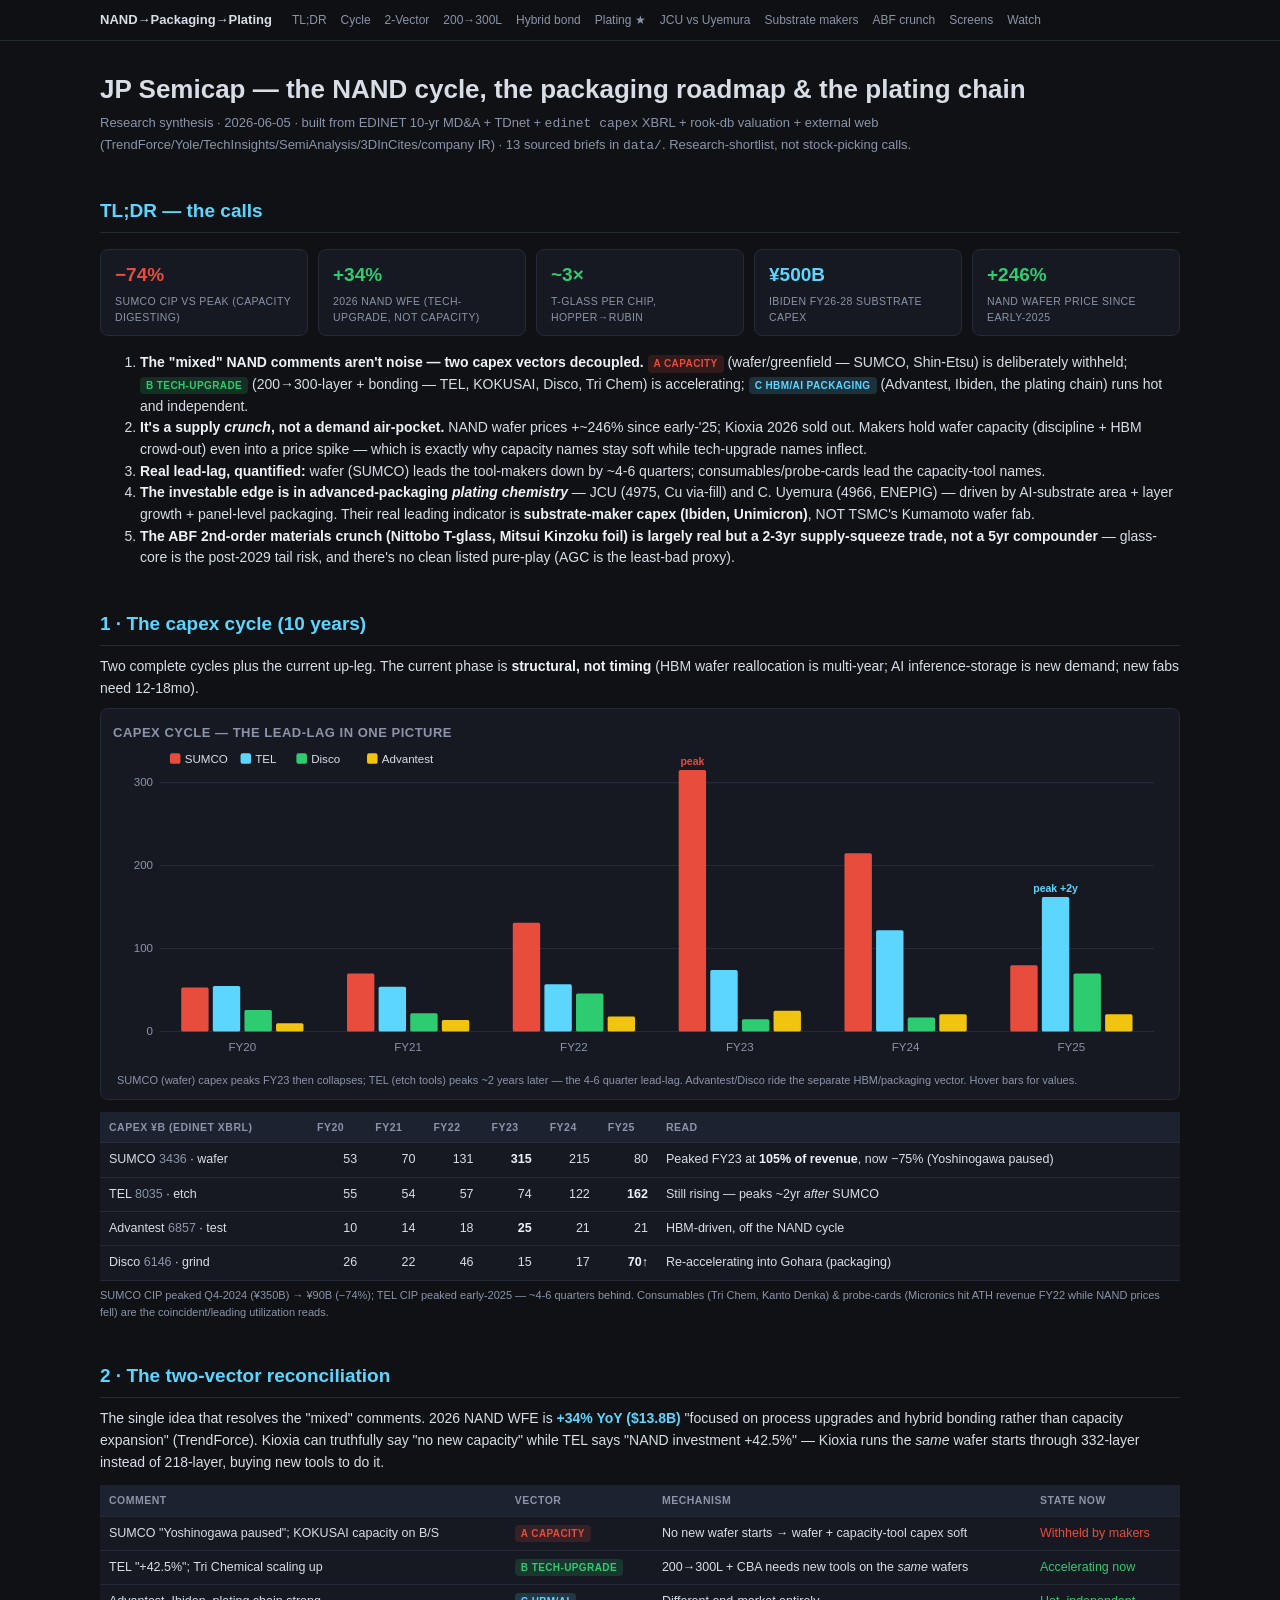
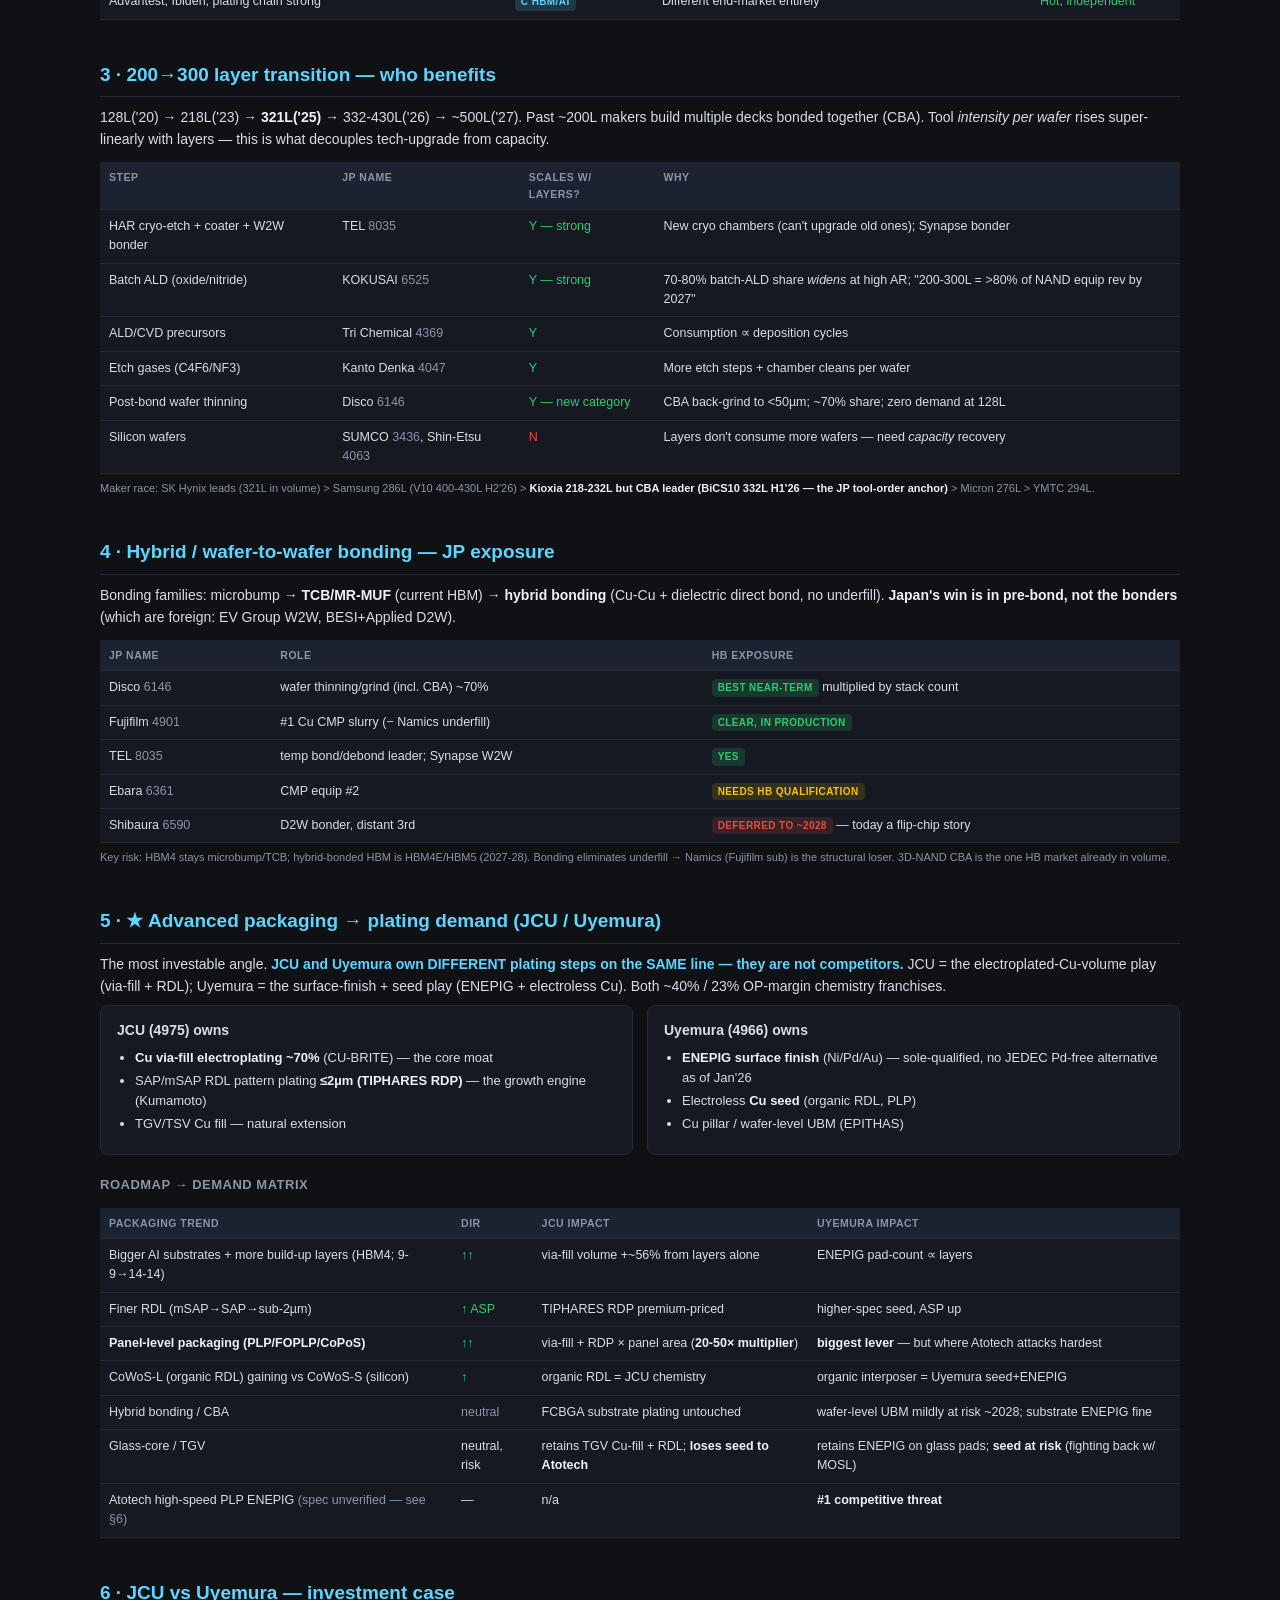
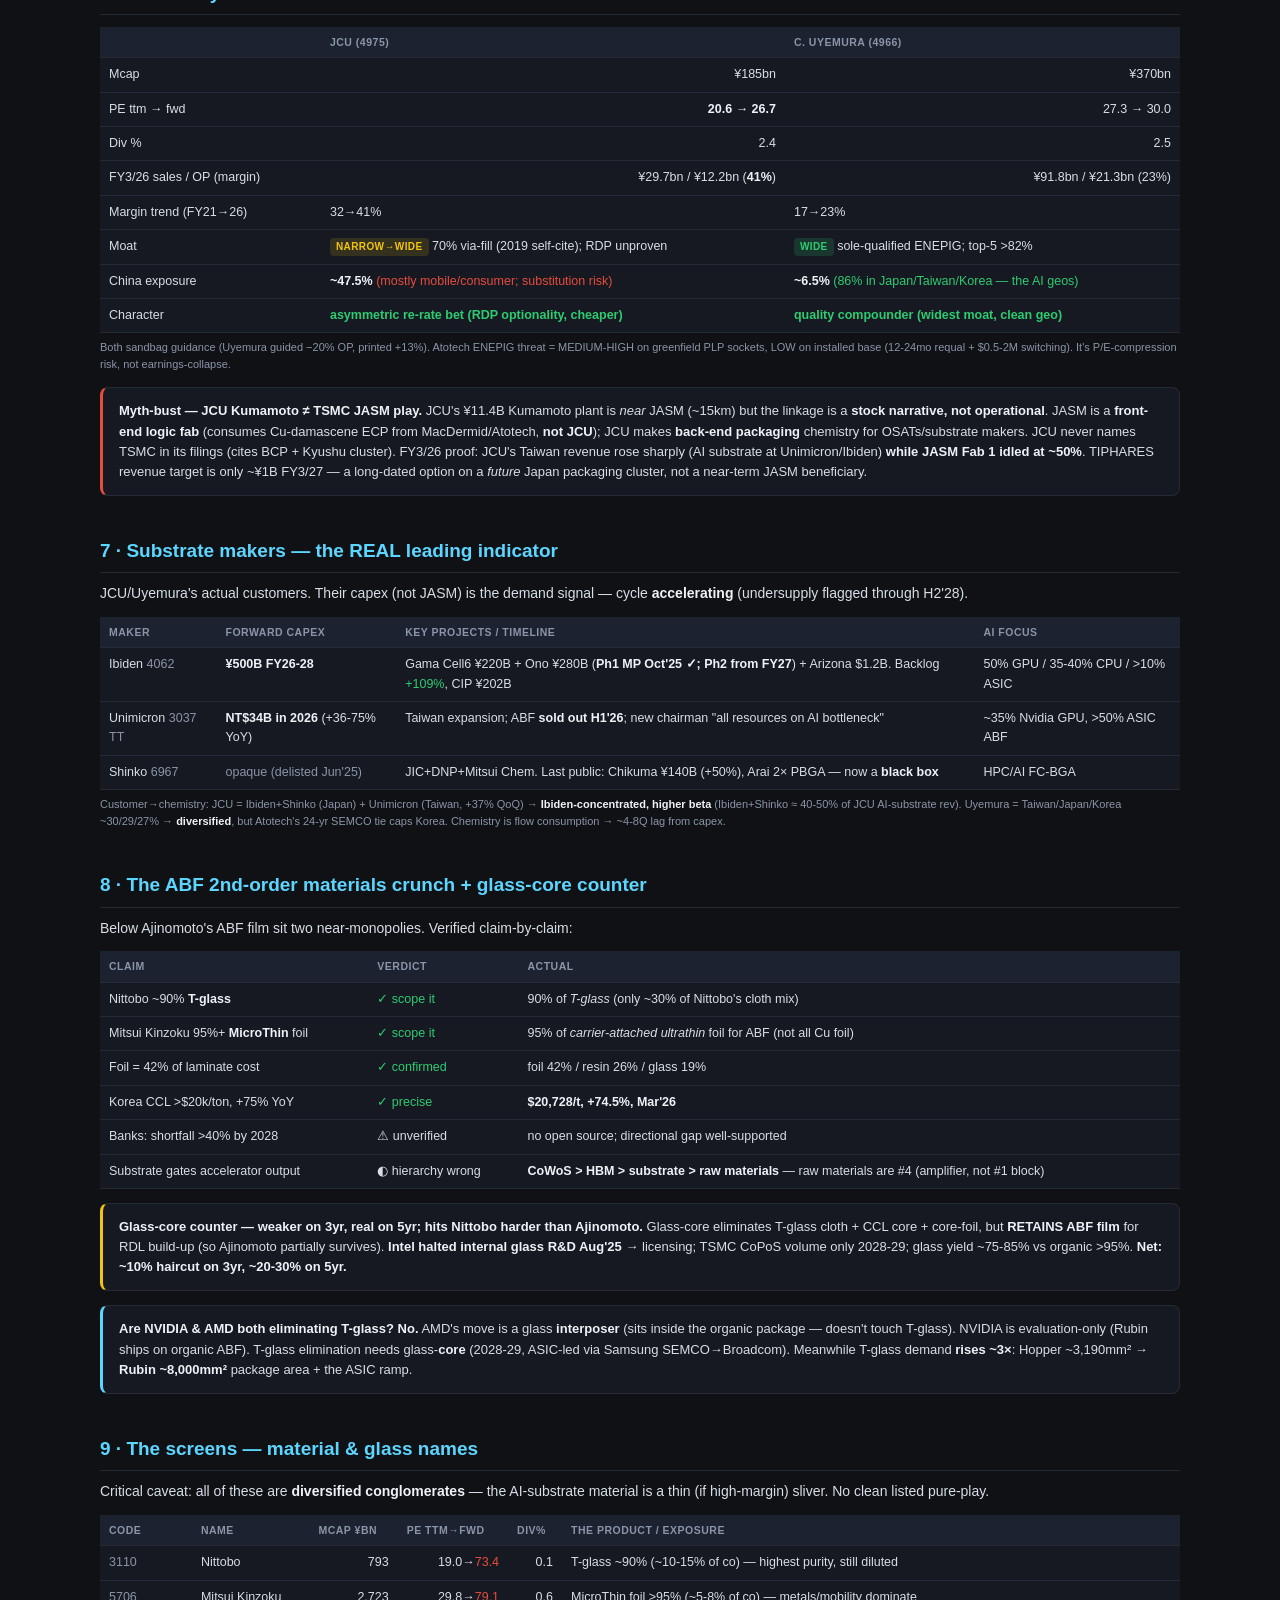
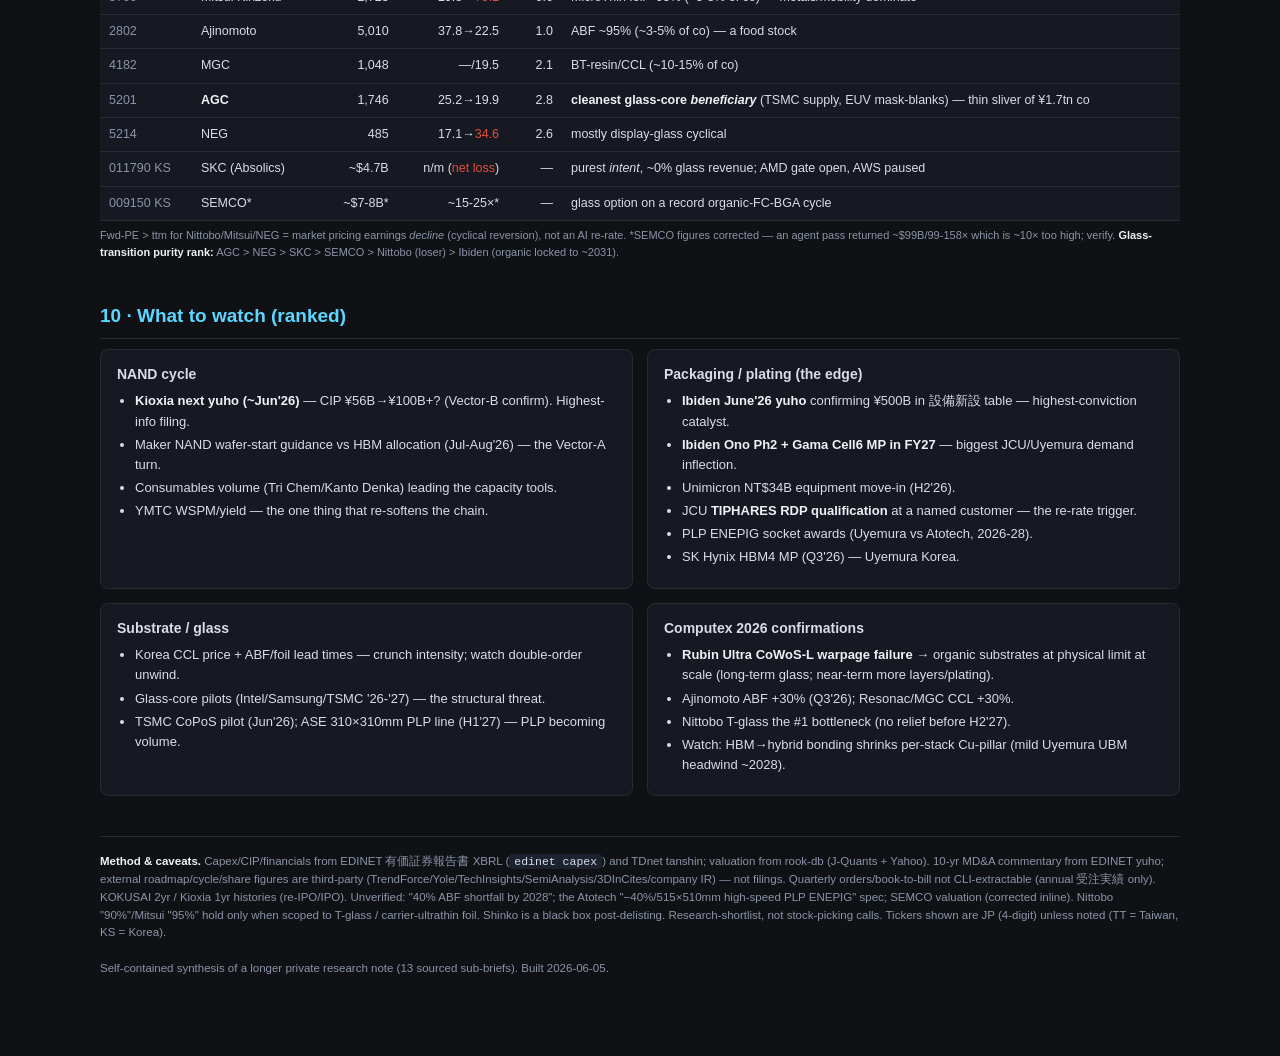
<file: 2026-06-05-jp-nand-packaging-plating/report.html>
<!DOCTYPE html>
<html lang="en">
<head>
<meta charset="UTF-8">
<meta name="viewport" content="width=device-width, initial-scale=1">
<title>JP Semicap — NAND Cycle, Packaging Roadmap & the Plating Chain</title>
<style>
  :root{
    --bg:#0f1115; --panel:#161922; --panel2:#1d2230; --border:#252a36;
    --text:#d8dde6; --muted:#8b94a8; --accent:#5dd6ff;
    --up:#2ecc71; --down:#e74c3c; --neutral:#f1c40f;
  }
  *{box-sizing:border-box}
  body{margin:0;background:var(--bg);color:var(--text);line-height:1.55;
    font-family:-apple-system,BlinkMacSystemFont,"Segoe UI",Roboto,sans-serif;font-size:14px}
  .wrap{max-width:1120px;margin:0 auto;padding:0 20px 80px}
  header.top{position:sticky;top:0;z-index:10;background:rgba(15,17,21,.92);
    backdrop-filter:blur(8px);border-bottom:1px solid var(--border);padding:10px 0}
  header.top .wrap{padding-top:0;padding-bottom:0;display:flex;flex-wrap:wrap;gap:6px 14px;align-items:center}
  header.top a{color:var(--muted);text-decoration:none;font-size:12px;white-space:nowrap}
  header.top a:hover{color:var(--accent)}
  header.top .brand{color:var(--text);font-weight:600;font-size:13px;margin-right:6px}
  h1{font-size:26px;margin:28px 0 4px}
  .sub{color:var(--muted);font-size:13px;margin-bottom:8px}
  h2{font-size:19px;margin:40px 0 10px;color:var(--accent);border-bottom:1px solid var(--border);padding-bottom:7px;scroll-margin-top:54px}
  h3{font-size:13px;text-transform:uppercase;letter-spacing:.5px;color:var(--muted);margin:20px 0 8px}
  p{margin:8px 0}
  b,strong{color:#eef1f6}
  .lead b{color:var(--accent)}
  .callout{background:var(--panel);border:1px solid var(--border);border-left:3px solid var(--accent);
    border-radius:8px;padding:13px 16px;margin:14px 0;font-size:13px}
  .callout.warn{border-left-color:var(--neutral)}
  .callout.bust{border-left-color:var(--down)}
  .grid2{display:grid;grid-template-columns:1fr 1fr;gap:14px}
  @media(max-width:820px){.grid2{grid-template-columns:1fr}}
  .card{background:var(--panel);border:1px solid var(--border);border-radius:8px;padding:14px 16px}
  .card h4{margin:0 0 6px;font-size:14px;color:var(--text)}
  ul.tight{margin:6px 0;padding-left:18px}
  ul.tight li{margin:3px 0;font-size:13px}
  table{width:100%;border-collapse:collapse;background:var(--panel);margin:12px 0;font-size:12.5px}
  th,td{padding:7px 9px;text-align:left;border-bottom:1px solid var(--border);vertical-align:top}
  th{background:var(--panel2);color:var(--muted);text-transform:uppercase;font-size:10.5px;letter-spacing:.5px;position:sticky}
  td.num{text-align:right;font-variant-numeric:tabular-nums}
  .pos{color:var(--up)} .neg{color:var(--down)} .mut{color:var(--muted)}
  .code{color:var(--muted);font-variant-numeric:tabular-nums}
  .tag{display:inline-block;font-size:10px;text-transform:uppercase;letter-spacing:.4px;padding:1px 6px;border-radius:4px;font-weight:600}
  .tag.A{background:rgba(231,76,60,.16);color:var(--down)}
  .tag.B{background:rgba(46,204,113,.16);color:var(--up)}
  .tag.C{background:rgba(93,214,255,.16);color:var(--accent)}
  .tag.win{background:rgba(46,204,113,.16);color:var(--up)}
  .tag.risk{background:rgba(231,76,60,.16);color:var(--down)}
  .tag.neu{background:rgba(241,196,15,.14);color:var(--neutral)}
  .kpis{display:flex;gap:10px;flex-wrap:wrap;margin:16px 0}
  .kpi{background:var(--panel);border:1px solid var(--border);border-radius:8px;padding:10px 14px;min-width:130px;flex:1}
  .kpi .v{font-size:19px;font-weight:600;color:var(--accent)}
  .kpi .v.dn{color:var(--down)} .kpi .v.up{color:var(--up)}
  .kpi .l{font-size:10.5px;text-transform:uppercase;letter-spacing:.4px;color:var(--muted);margin-top:3px}
  caption{caption-side:bottom;text-align:left;color:var(--muted);font-size:11px;padding-top:6px}
  footer{margin-top:40px;border-top:1px solid var(--border);padding-top:16px;color:var(--muted);font-size:11.5px}
  footer code{background:var(--panel2);padding:1px 5px;border-radius:4px;color:var(--text)}
  a.src{color:var(--accent);text-decoration:none}
  .bull{color:var(--up);font-weight:600} .bear{color:var(--down);font-weight:600}
</style>
</head>
<body>
<header class="top"><div class="wrap">
  <span class="brand">NAND→Packaging→Plating</span>
  <a href="#tldr">TL;DR</a><a href="#cycle">Cycle</a><a href="#vector">2-Vector</a><a href="#layer">200→300L</a>
  <a href="#bond">Hybrid bond</a><a href="#plating">Plating ★</a><a href="#case">JCU vs Uyemura</a>
  <a href="#substrate">Substrate makers</a><a href="#abf">ABF crunch</a><a href="#screen">Screens</a><a href="#watch">Watch</a>
</div></header>

<div class="wrap">

<h1>JP Semicap — the NAND cycle, the packaging roadmap & the plating chain</h1>
<div class="sub">Research synthesis · 2026-06-05 · built from EDINET 10-yr MD&amp;A + TDnet + <code>edinet capex</code> XBRL + rook-db valuation + external web (TrendForce/Yole/TechInsights/SemiAnalysis/3DInCites/company IR) · 13 sourced briefs in <code>data/</code>. Research-shortlist, not stock-picking calls.</div>

<!-- ============ TLDR ============ -->
<h2 id="tldr">TL;DR — the calls</h2>
<div class="kpis">
  <div class="kpi"><div class="v dn">−74%</div><div class="l">SUMCO CIP vs peak (capacity digesting)</div></div>
  <div class="kpi"><div class="v up">+34%</div><div class="l">2026 NAND WFE (tech-upgrade, not capacity)</div></div>
  <div class="kpi"><div class="v up">~3×</div><div class="l">T-glass per chip, Hopper→Rubin</div></div>
  <div class="kpi"><div class="v">¥500B</div><div class="l">Ibiden FY26-28 substrate capex</div></div>
  <div class="kpi"><div class="v up">+246%</div><div class="l">NAND wafer price since early-2025</div></div>
</div>
<ol class="tight">
  <li><b>The "mixed" NAND comments aren't noise — two capex vectors decoupled.</b> <span class="tag A">A capacity</span> (wafer/greenfield — SUMCO, Shin-Etsu) is deliberately withheld; <span class="tag B">B tech-upgrade</span> (200→300-layer + bonding — TEL, KOKUSAI, Disco, Tri Chem) is accelerating; <span class="tag C">C HBM/AI packaging</span> (Advantest, Ibiden, the plating chain) runs hot and independent.</li>
  <li><b>It's a supply <i>crunch</i>, not a demand air-pocket.</b> NAND wafer prices +~246% since early-'25; Kioxia 2026 sold out. Makers hold wafer capacity (discipline + HBM crowd-out) even into a price spike — which is exactly why capacity names stay soft while tech-upgrade names inflect.</li>
  <li><b>Real lead-lag, quantified:</b> wafer (SUMCO) leads the tool-makers down by ~4-6 quarters; consumables/probe-cards lead the capacity-tool names.</li>
  <li><b>The investable edge is in advanced-packaging <i>plating chemistry</i></b> — JCU (4975, Cu via-fill) and C. Uyemura (4966, ENEPIG) — driven by AI-substrate area + layer growth + panel-level packaging. Their real leading indicator is <b>substrate-maker capex (Ibiden, Unimicron)</b>, NOT TSMC's Kumamoto wafer fab.</li>
  <li><b>The ABF 2nd-order materials crunch (Nittobo T-glass, Mitsui Kinzoku foil) is largely real but a 2-3yr supply-squeeze trade, not a 5yr compounder</b> — glass-core is the post-2029 tail risk, and there's no clean listed pure-play (AGC is the least-bad proxy).</li>
</ol>

<!-- ============ CYCLE ============ -->
<h2 id="cycle">1 · The capex cycle (10 years)</h2>
<p>Two complete cycles plus the current up-leg. The current phase is <b>structural, not timing</b> (HBM wafer reallocation is multi-year; AI inference-storage is new demand; new fabs need 12-18mo).</p>
<div class="card" style="padding:14px 12px 6px"><h4 style="margin:0 0 4px;font-size:13px;color:#8b94a8;font-weight:600;text-transform:uppercase;letter-spacing:.5px">Capex cycle — the lead-lag in one picture</h4><svg viewBox="0 0 1000 300" width="100%" preserveAspectRatio="xMidYMid meet" font-family="-apple-system,Segoe UI,Roboto,sans-serif"><line x1="44" y1="270.0" x2="988" y2="270.0" stroke="#252a36" stroke-width="1"/><text x="38" y="273.0" fill="#8b94a8" font-size="11" text-anchor="end">0</text><line x1="44" y1="191.2" x2="988" y2="191.2" stroke="#252a36" stroke-width="1"/><text x="38" y="194.2" fill="#8b94a8" font-size="11" text-anchor="end">100</text><line x1="44" y1="112.5" x2="988" y2="112.5" stroke="#252a36" stroke-width="1"/><text x="38" y="115.5" fill="#8b94a8" font-size="11" text-anchor="end">200</text><line x1="44" y1="33.8" x2="988" y2="33.8" stroke="#252a36" stroke-width="1"/><text x="38" y="36.8" fill="#8b94a8" font-size="11" text-anchor="end">300</text><text x="10" y="26" fill="#8b94a8" font-size="10" transform="rotate(-90 12 144)">capex ¥B</text><rect x="64.7" y="228.3" width="26" height="41.7" fill="#e74c3c" rx="1.5"><title>SUMCO FY20: ¥53B</title></rect><rect x="94.7" y="226.7" width="26" height="43.3" fill="#5dd6ff" rx="1.5"><title>TEL FY20: ¥55B</title></rect><rect x="124.7" y="249.5" width="26" height="20.5" fill="#2ecc71" rx="1.5"><title>Disco FY20: ¥26B</title></rect><rect x="154.7" y="262.1" width="26" height="7.9" fill="#f1c40f" rx="1.5"><title>Advantest FY20: ¥10B</title></rect><text x="122.7" y="288" fill="#8b94a8" font-size="11" text-anchor="middle">FY20</text><rect x="222.0" y="214.9" width="26" height="55.1" fill="#e74c3c" rx="1.5"><title>SUMCO FY21: ¥70B</title></rect><rect x="252.0" y="227.5" width="26" height="42.5" fill="#5dd6ff" rx="1.5"><title>TEL FY21: ¥54B</title></rect><rect x="282.0" y="252.7" width="26" height="17.3" fill="#2ecc71" rx="1.5"><title>Disco FY21: ¥22B</title></rect><rect x="312.0" y="259.0" width="26" height="11.0" fill="#f1c40f" rx="1.5"><title>Advantest FY21: ¥14B</title></rect><text x="280.0" y="288" fill="#8b94a8" font-size="11" text-anchor="middle">FY21</text><rect x="379.3" y="166.8" width="26" height="103.2" fill="#e74c3c" rx="1.5"><title>SUMCO FY22: ¥131B</title></rect><rect x="409.3" y="225.1" width="26" height="44.9" fill="#5dd6ff" rx="1.5"><title>TEL FY22: ¥57B</title></rect><rect x="439.3" y="233.8" width="26" height="36.2" fill="#2ecc71" rx="1.5"><title>Disco FY22: ¥46B</title></rect><rect x="469.3" y="255.8" width="26" height="14.2" fill="#f1c40f" rx="1.5"><title>Advantest FY22: ¥18B</title></rect><text x="437.3" y="288" fill="#8b94a8" font-size="11" text-anchor="middle">FY22</text><rect x="536.7" y="21.9" width="26" height="248.1" fill="#e74c3c" rx="1.5"><title>SUMCO FY23: ¥315B</title></rect><rect x="566.7" y="211.7" width="26" height="58.3" fill="#5dd6ff" rx="1.5"><title>TEL FY23: ¥74B</title></rect><rect x="596.7" y="258.2" width="26" height="11.8" fill="#2ecc71" rx="1.5"><title>Disco FY23: ¥15B</title></rect><rect x="626.7" y="250.3" width="26" height="19.7" fill="#f1c40f" rx="1.5"><title>Advantest FY23: ¥25B</title></rect><text x="594.7" y="288" fill="#8b94a8" font-size="11" text-anchor="middle">FY23</text><rect x="694.0" y="100.7" width="26" height="169.3" fill="#e74c3c" rx="1.5"><title>SUMCO FY24: ¥215B</title></rect><rect x="724.0" y="173.9" width="26" height="96.1" fill="#5dd6ff" rx="1.5"><title>TEL FY24: ¥122B</title></rect><rect x="754.0" y="256.6" width="26" height="13.4" fill="#2ecc71" rx="1.5"><title>Disco FY24: ¥17B</title></rect><rect x="784.0" y="253.5" width="26" height="16.5" fill="#f1c40f" rx="1.5"><title>Advantest FY24: ¥21B</title></rect><text x="752.0" y="288" fill="#8b94a8" font-size="11" text-anchor="middle">FY24</text><rect x="851.3" y="207.0" width="26" height="63.0" fill="#e74c3c" rx="1.5"><title>SUMCO FY25: ¥80B</title></rect><rect x="881.3" y="142.4" width="26" height="127.6" fill="#5dd6ff" rx="1.5"><title>TEL FY25: ¥162B</title></rect><rect x="911.3" y="214.9" width="26" height="55.1" fill="#2ecc71" rx="1.5"><title>Disco FY25: ¥70B</title></rect><rect x="941.3" y="253.5" width="26" height="16.5" fill="#f1c40f" rx="1.5"><title>Advantest FY25: ¥21B</title></rect><text x="909.3" y="288" fill="#8b94a8" font-size="11" text-anchor="middle">FY25</text><text x="549.7" y="16.9" fill="#e74c3c" font-size="10" text-anchor="middle" font-weight="600">peak</text><text x="894.3" y="137.4" fill="#5dd6ff" font-size="10" text-anchor="middle" font-weight="600">peak +2y</text><rect x="54" y="6" width="10" height="10" fill="#e74c3c" rx="2"/><text x="68" y="15" fill="#d8dde6" font-size="11">SUMCO</text><rect x="121" y="6" width="10" height="10" fill="#5dd6ff" rx="2"/><text x="135" y="15" fill="#d8dde6" font-size="11">TEL</text><rect x="174" y="6" width="10" height="10" fill="#2ecc71" rx="2"/><text x="188" y="15" fill="#d8dde6" font-size="11">Disco</text><rect x="241" y="6" width="10" height="10" fill="#f1c40f" rx="2"/><text x="255" y="15" fill="#d8dde6" font-size="11">Advantest</text></svg><div style="font-size:11px;color:#8b94a8;padding:2px 4px 4px">SUMCO (wafer) capex peaks FY23 then collapses; TEL (etch tools) peaks ~2 years later — the 4-6 quarter lead-lag. Advantest/Disco ride the separate HBM/packaging vector. Hover bars for values.</div></div>
<table>
  <thead><tr><th>Capex ¥B (EDINET XBRL)</th><th class="num">FY20</th><th class="num">FY21</th><th class="num">FY22</th><th class="num">FY23</th><th class="num">FY24</th><th class="num">FY25</th><th>Read</th></tr></thead>
  <tbody>
    <tr><td>SUMCO <span class="code">3436</span> · wafer</td><td class="num">53</td><td class="num">70</td><td class="num">131</td><td class="num"><b>315</b></td><td class="num">215</td><td class="num">80</td><td>Peaked FY23 at <b>105% of revenue</b>, now −75% (Yoshinogawa paused)</td></tr>
    <tr><td>TEL <span class="code">8035</span> · etch</td><td class="num">55</td><td class="num">54</td><td class="num">57</td><td class="num">74</td><td class="num">122</td><td class="num"><b>162</b></td><td>Still rising — peaks ~2yr <i>after</i> SUMCO</td></tr>
    <tr><td>Advantest <span class="code">6857</span> · test</td><td class="num">10</td><td class="num">14</td><td class="num">18</td><td class="num"><b>25</b></td><td class="num">21</td><td class="num">21</td><td>HBM-driven, off the NAND cycle</td></tr>
    <tr><td>Disco <span class="code">6146</span> · grind</td><td class="num">26</td><td class="num">22</td><td class="num">46</td><td class="num">15</td><td class="num">17</td><td class="num"><b>70↑</b></td><td>Re-accelerating into Gohara (packaging)</td></tr>
  </tbody>
  <caption>SUMCO CIP peaked Q4-2024 (¥350B) → ¥90B (−74%); TEL CIP peaked early-2025 — ~4-6 quarters behind. Consumables (Tri Chem, Kanto Denka) &amp; probe-cards (Micronics hit ATH revenue FY22 while NAND prices fell) are the coincident/leading utilization reads.</caption>
</table>

<!-- ============ VECTOR ============ -->
<h2 id="vector">2 · The two-vector reconciliation</h2>
<p class="lead">The single idea that resolves the "mixed" comments. 2026 NAND WFE is <b>+34% YoY ($13.8B)</b> "focused on process upgrades and hybrid bonding rather than capacity expansion" (TrendForce). Kioxia can truthfully say "no new capacity" while TEL says "NAND investment +42.5%" — Kioxia runs the <i>same</i> wafer starts through 332-layer instead of 218-layer, buying new tools to do it.</p>
<table>
  <thead><tr><th>Comment</th><th>Vector</th><th>Mechanism</th><th>State now</th></tr></thead>
  <tbody>
    <tr><td>SUMCO "Yoshinogawa paused"; KOKUSAI capacity on B/S</td><td><span class="tag A">A capacity</span></td><td>No new wafer starts → wafer + capacity-tool capex soft</td><td class="neg">Withheld by makers</td></tr>
    <tr><td>TEL "+42.5%"; Tri Chemical scaling up</td><td><span class="tag B">B tech-upgrade</span></td><td>200→300L + CBA needs new tools on the <i>same</i> wafers</td><td class="pos">Accelerating now</td></tr>
    <tr><td>Advantest, Ibiden, plating chain strong</td><td><span class="tag C">C HBM/AI</span></td><td>Different end-market entirely</td><td class="pos">Hot, independent</td></tr>
  </tbody>
</table>

<!-- ============ LAYER ============ -->
<h2 id="layer">3 · 200→300 layer transition — who benefits</h2>
<p>128L('20) → 218L('23) → <b>321L('25)</b> → 332-430L('26) → ~500L('27). Past ~200L makers build multiple decks bonded together (CBA). Tool <i>intensity per wafer</i> rises super-linearly with layers — this is what decouples tech-upgrade from capacity.</p>
<table>
  <thead><tr><th>Step</th><th>JP name</th><th>Scales w/ layers?</th><th>Why</th></tr></thead>
  <tbody>
    <tr><td>HAR cryo-etch + coater + W2W bonder</td><td>TEL <span class="code">8035</span></td><td class="pos">Y — strong</td><td>New cryo chambers (can't upgrade old ones); Synapse bonder</td></tr>
    <tr><td>Batch ALD (oxide/nitride)</td><td>KOKUSAI <span class="code">6525</span></td><td class="pos">Y — strong</td><td>70-80% batch-ALD share <i>widens</i> at high AR; "200-300L = &gt;80% of NAND equip rev by 2027"</td></tr>
    <tr><td>ALD/CVD precursors</td><td>Tri Chemical <span class="code">4369</span></td><td class="pos">Y</td><td>Consumption ∝ deposition cycles</td></tr>
    <tr><td>Etch gases (C4F6/NF3)</td><td>Kanto Denka <span class="code">4047</span></td><td class="pos">Y</td><td>More etch steps + chamber cleans per wafer</td></tr>
    <tr><td>Post-bond wafer thinning</td><td>Disco <span class="code">6146</span></td><td class="pos">Y — new category</td><td>CBA back-grind to &lt;50µm; ~70% share; zero demand at 128L</td></tr>
    <tr><td>Silicon wafers</td><td>SUMCO <span class="code">3436</span>, Shin-Etsu <span class="code">4063</span></td><td class="neg">N</td><td>Layers don't consume more wafers — need <i>capacity</i> recovery</td></tr>
  </tbody>
  <caption>Maker race: SK Hynix leads (321L in volume) &gt; Samsung 286L (V10 400-430L H2'26) &gt; <b>Kioxia 218-232L but CBA leader (BiCS10 332L H1'26 — the JP tool-order anchor)</b> &gt; Micron 276L &gt; YMTC 294L.</caption>
</table>

<!-- ============ BOND ============ -->
<h2 id="bond">4 · Hybrid / wafer-to-wafer bonding — JP exposure</h2>
<p>Bonding families: microbump → <b>TCB/MR-MUF</b> (current HBM) → <b>hybrid bonding</b> (Cu-Cu + dielectric direct bond, no underfill). <b>Japan's win is in pre-bond, not the bonders</b> (which are foreign: EV Group W2W, BESI+Applied D2W).</p>
<table>
  <thead><tr><th>JP name</th><th>Role</th><th>HB exposure</th></tr></thead>
  <tbody>
    <tr><td>Disco <span class="code">6146</span></td><td>wafer thinning/grind (incl. CBA) ~70%</td><td><span class="tag win">best near-term</span> multiplied by stack count</td></tr>
    <tr><td>Fujifilm <span class="code">4901</span></td><td>#1 Cu CMP slurry (− Namics underfill)</td><td><span class="tag win">clear, in production</span></td></tr>
    <tr><td>TEL <span class="code">8035</span></td><td>temp bond/debond leader; Synapse W2W</td><td><span class="tag win">yes</span></td></tr>
    <tr><td>Ebara <span class="code">6361</span></td><td>CMP equip #2</td><td><span class="tag neu">needs HB qualification</span></td></tr>
    <tr><td>Shibaura <span class="code">6590</span></td><td>D2W bonder, distant 3rd</td><td><span class="tag risk">deferred to ~2028</span> — today a flip-chip story</td></tr>
  </tbody>
  <caption>Key risk: HBM4 stays microbump/TCB; hybrid-bonded HBM is HBM4E/HBM5 (2027-28). Bonding eliminates underfill → Namics (Fujifilm sub) is the structural loser. 3D-NAND CBA is the one HB market already in volume.</caption>
</table>

<!-- ============ PLATING ============ -->
<h2 id="plating">5 · ★ Advanced packaging → plating demand (JCU / Uyemura)</h2>
<p class="lead">The most investable angle. <b>JCU and Uyemura own DIFFERENT plating steps on the SAME line — they are not competitors.</b> JCU = the electroplated-Cu-volume play (via-fill + RDL); Uyemura = the surface-finish + seed play (ENEPIG + electroless Cu). Both ~40% / 23% OP-margin chemistry franchises.</p>
<div class="grid2">
  <div class="card"><h4>JCU (4975) owns</h4><ul class="tight">
    <li><b>Cu via-fill electroplating ~70%</b> (CU-BRITE) — the core moat</li>
    <li>SAP/mSAP RDL pattern plating <b>≤2µm (TIPHARES RDP)</b> — the growth engine (Kumamoto)</li>
    <li>TGV/TSV Cu fill — natural extension</li>
  </ul></div>
  <div class="card"><h4>Uyemura (4966) owns</h4><ul class="tight">
    <li><b>ENEPIG surface finish</b> (Ni/Pd/Au) — sole-qualified, no JEDEC Pd-free alternative as of Jan'26</li>
    <li>Electroless <b>Cu seed</b> (organic RDL, PLP)</li>
    <li>Cu pillar / wafer-level UBM (EPITHAS)</li>
  </ul></div>
</div>
<h3>Roadmap → demand matrix</h3>
<table>
  <thead><tr><th>Packaging trend</th><th>Dir</th><th>JCU impact</th><th>Uyemura impact</th></tr></thead>
  <tbody>
    <tr><td>Bigger AI substrates + more build-up layers (HBM4; 9-9→14-14)</td><td class="pos">↑↑</td><td>via-fill volume +~56% from layers alone</td><td>ENEPIG pad-count ∝ layers</td></tr>
    <tr><td>Finer RDL (mSAP→SAP→sub-2µm)</td><td class="pos">↑ ASP</td><td>TIPHARES RDP premium-priced</td><td>higher-spec seed, ASP up</td></tr>
    <tr><td><b>Panel-level packaging (PLP/FOPLP/CoPoS)</b></td><td class="pos">↑↑</td><td>via-fill + RDP × panel area (<b>20-50× multiplier</b>)</td><td><b>biggest lever</b> — but where Atotech attacks hardest</td></tr>
    <tr><td>CoWoS-L (organic RDL) gaining vs CoWoS-S (silicon)</td><td class="pos">↑</td><td>organic RDL = JCU chemistry</td><td>organic interposer = Uyemura seed+ENEPIG</td></tr>
    <tr><td>Hybrid bonding / CBA</td><td class="mut">neutral</td><td>FCBGA substrate plating untouched</td><td>wafer-level UBM mildly at risk ~2028; substrate ENEPIG fine</td></tr>
    <tr><td>Glass-core / TGV</td><td class="neu">neutral, risk</td><td>retains TGV Cu-fill + RDL; <b>loses seed to Atotech</b></td><td>retains ENEPIG on glass pads; <b>seed at risk</b> (fighting back w/ MOSL)</td></tr>
    <tr><td>Atotech high-speed PLP ENEPIG <span class="mut">(spec unverified — see §6)</span></td><td>—</td><td>n/a</td><td class="neg"><b>#1 competitive threat</b></td></tr>
  </tbody>
</table>

<!-- ============ CASE ============ -->
<h2 id="case">6 · JCU vs Uyemura — investment case</h2>
<table>
  <thead><tr><th></th><th>JCU (4975)</th><th>C. Uyemura (4966)</th></tr></thead>
  <tbody>
    <tr><td>Mcap</td><td class="num">¥185bn</td><td class="num">¥370bn</td></tr>
    <tr><td>PE ttm → fwd</td><td class="num"><b>20.6 → 26.7</b></td><td class="num">27.3 → 30.0</td></tr>
    <tr><td>Div %</td><td class="num">2.4</td><td class="num">2.5</td></tr>
    <tr><td>FY3/26 sales / OP (margin)</td><td class="num">¥29.7bn / ¥12.2bn (<b>41%</b>)</td><td class="num">¥91.8bn / ¥21.3bn (23%)</td></tr>
    <tr><td>Margin trend (FY21→26)</td><td>32→41%</td><td>17→23%</td></tr>
    <tr><td>Moat</td><td><span class="tag neu">narrow→wide</span> 70% via-fill (2019 self-cite); RDP unproven</td><td><span class="tag win">wide</span> sole-qualified ENEPIG; top-5 &gt;82%</td></tr>
    <tr><td>China exposure</td><td class="neg"><b>~47.5%</b> (mostly mobile/consumer; substitution risk)</td><td class="pos"><b>~6.5%</b> (86% in Japan/Taiwan/Korea — the AI geos)</td></tr>
    <tr><td>Character</td><td class="bull">asymmetric re-rate bet (RDP optionality, cheaper)</td><td class="bull">quality compounder (widest moat, clean geo)</td></tr>
  </tbody>
  <caption>Both sandbag guidance (Uyemura guided −20% OP, printed +13%). Atotech ENEPIG threat = MEDIUM-HIGH on greenfield PLP sockets, LOW on installed base (12-24mo requal + $0.5-2M switching). It's P/E-compression risk, not earnings-collapse.</caption>
</table>
<div class="callout bust"><b>Myth-bust — JCU Kumamoto ≠ TSMC JASM play.</b> JCU's ¥11.4B Kumamoto plant is <i>near</i> JASM (~15km) but the linkage is a <b>stock narrative, not operational</b>. JASM is a <b>front-end logic fab</b> (consumes Cu-damascene ECP from MacDermid/Atotech, <b>not JCU</b>); JCU makes <b>back-end packaging</b> chemistry for OSATs/substrate makers. JCU never names TSMC in its filings (cites BCP + Kyushu cluster). FY3/26 proof: JCU's Taiwan revenue rose sharply (AI substrate at Unimicron/Ibiden) <b>while JASM Fab 1 idled at ~50%</b>. TIPHARES revenue target is only ~¥1B FY3/27 — a long-dated option on a <i>future</i> Japan packaging cluster, not a near-term JASM beneficiary.</div>

<!-- ============ SUBSTRATE ============ -->
<h2 id="substrate">7 · Substrate makers — the REAL leading indicator</h2>
<p>JCU/Uyemura's actual customers. Their capex (not JASM) is the demand signal — cycle <b>accelerating</b> (undersupply flagged through H2'28).</p>
<table>
  <thead><tr><th>Maker</th><th>Forward capex</th><th>Key projects / timeline</th><th>AI focus</th></tr></thead>
  <tbody>
    <tr><td>Ibiden <span class="code">4062</span></td><td><b>¥500B FY26-28</b></td><td>Gama Cell6 ¥220B + Ono ¥280B (<b>Ph1 MP Oct'25 ✓; Ph2 from FY27</b>) + Arizona $1.2B. Backlog <span class="pos">+109%</span>, CIP ¥202B</td><td>50% GPU / 35-40% CPU / &gt;10% ASIC</td></tr>
    <tr><td>Unimicron <span class="code">3037 TT</span></td><td><b>NT$34B in 2026</b> (+36-75% YoY)</td><td>Taiwan expansion; ABF <b>sold out H1'26</b>; new chairman "all resources on AI bottleneck"</td><td>~35% Nvidia GPU, &gt;50% ASIC ABF</td></tr>
    <tr><td>Shinko <span class="code">6967</span></td><td class="mut">opaque (delisted Jun'25)</td><td>JIC+DNP+Mitsui Chem. Last public: Chikuma ¥140B (+50%), Arai 2× PBGA — now a <b>black box</b></td><td>HPC/AI FC-BGA</td></tr>
  </tbody>
  <caption>Customer→chemistry: JCU = Ibiden+Shinko (Japan) + Unimicron (Taiwan, +37% QoQ) → <b>Ibiden-concentrated, higher beta</b> (Ibiden+Shinko ≈ 40-50% of JCU AI-substrate rev). Uyemura = Taiwan/Japan/Korea ~30/29/27% → <b>diversified</b>, but Atotech's 24-yr SEMCO tie caps Korea. Chemistry is flow consumption → ~4-8Q lag from capex.</caption>
</table>

<!-- ============ ABF ============ -->
<h2 id="abf">8 · The ABF 2nd-order materials crunch + glass-core counter</h2>
<p>Below Ajinomoto's ABF film sit two near-monopolies. Verified claim-by-claim:</p>
<table>
  <thead><tr><th>Claim</th><th>Verdict</th><th>Actual</th></tr></thead>
  <tbody>
    <tr><td>Nittobo ~90% <b>T-glass</b></td><td class="pos">✓ scope it</td><td>90% of <i>T-glass</i> (only ~30% of Nittobo's cloth mix)</td></tr>
    <tr><td>Mitsui Kinzoku 95%+ <b>MicroThin</b> foil</td><td class="pos">✓ scope it</td><td>95% of <i>carrier-attached ultrathin</i> foil for ABF (not all Cu foil)</td></tr>
    <tr><td>Foil = 42% of laminate cost</td><td class="pos">✓ confirmed</td><td>foil 42% / resin 26% / glass 19%</td></tr>
    <tr><td>Korea CCL &gt;$20k/ton, +75% YoY</td><td class="pos">✓ precise</td><td><b>$20,728/t, +74.5%, Mar'26</b></td></tr>
    <tr><td>Banks: shortfall &gt;40% by 2028</td><td class="neu">⚠ unverified</td><td>no open source; directional gap well-supported</td></tr>
    <tr><td>Substrate gates accelerator output</td><td class="neu">◐ hierarchy wrong</td><td><b>CoWoS &gt; HBM &gt; substrate &gt; raw materials</b> — raw materials are #4 (amplifier, not #1 block)</td></tr>
  </tbody>
</table>
<div class="callout warn"><b>Glass-core counter — weaker on 3yr, real on 5yr; hits Nittobo harder than Ajinomoto.</b> Glass-core eliminates T-glass cloth + CCL core + core-foil, but <b>RETAINS ABF film</b> for RDL build-up (so Ajinomoto partially survives). <b>Intel halted internal glass R&amp;D Aug'25</b> → licensing; TSMC CoPoS volume only 2028-29; glass yield ~75-85% vs organic &gt;95%. <b>Net: ~10% haircut on 3yr, ~20-30% on 5yr.</b></div>
<div class="callout"><b>Are NVIDIA &amp; AMD both eliminating T-glass? No.</b> AMD's move is a glass <b>interposer</b> (sits inside the organic package — doesn't touch T-glass). NVIDIA is evaluation-only (Rubin ships on organic ABF). T-glass elimination needs glass-<b>core</b> (2028-29, ASIC-led via Samsung SEMCO→Broadcom). Meanwhile T-glass demand <b>rises ~3×</b>: Hopper ~3,190mm² → <b>Rubin ~8,000mm²</b> package area + the ASIC ramp.</div>

<!-- ============ SCREEN ============ -->
<h2 id="screen">9 · The screens — material &amp; glass names</h2>
<p>Critical caveat: all of these are <b>diversified conglomerates</b> — the AI-substrate material is a thin (if high-margin) sliver. No clean listed pure-play.</p>
<table>
  <thead><tr><th>Code</th><th>Name</th><th class="num">Mcap ¥bn</th><th class="num">PE ttm→fwd</th><th class="num">Div%</th><th>The product / exposure</th></tr></thead>
  <tbody>
    <tr><td class="code">3110</td><td>Nittobo</td><td class="num">793</td><td class="num">19.0→<span class="neg">73.4</span></td><td class="num">0.1</td><td>T-glass ~90% (~10-15% of co) — highest purity, still diluted</td></tr>
    <tr><td class="code">5706</td><td>Mitsui Kinzoku</td><td class="num">2,723</td><td class="num">29.8→<span class="neg">79.1</span></td><td class="num">0.6</td><td>MicroThin foil &gt;95% (~5-8% of co) — metals/mobility dominate</td></tr>
    <tr><td class="code">2802</td><td>Ajinomoto</td><td class="num">5,010</td><td class="num">37.8→22.5</td><td class="num">1.0</td><td>ABF ~95% (~3-5% of co) — a food stock</td></tr>
    <tr><td class="code">4182</td><td>MGC</td><td class="num">1,048</td><td class="num">—/19.5</td><td class="num">2.1</td><td>BT-resin/CCL (~10-15% of co)</td></tr>
    <tr><td class="code">5201</td><td><b>AGC</b></td><td class="num">1,746</td><td class="num">25.2→19.9</td><td class="num">2.8</td><td><b>cleanest glass-core <i>beneficiary</i></b> (TSMC supply, EUV mask-blanks) — thin sliver of ¥1.7tn co</td></tr>
    <tr><td class="code">5214</td><td>NEG</td><td class="num">485</td><td class="num">17.1→<span class="neg">34.6</span></td><td class="num">2.6</td><td>mostly display-glass cyclical</td></tr>
    <tr><td class="code">011790 KS</td><td>SKC (Absolics)</td><td class="num">~$4.7B</td><td class="num">n/m (<span class="neg">net loss</span>)</td><td class="num">—</td><td>purest <i>intent</i>, ~0% glass revenue; AMD gate open, AWS paused</td></tr>
    <tr><td class="code">009150 KS</td><td>SEMCO*</td><td class="num">~$7-8B*</td><td class="num">~15-25×*</td><td class="num">—</td><td>glass option on a record organic-FC-BGA cycle</td></tr>
  </tbody>
  <caption>Fwd-PE &gt; ttm for Nittobo/Mitsui/NEG = market pricing earnings <i>decline</i> (cyclical reversion), not an AI re-rate. *SEMCO figures corrected — an agent pass returned ~$99B/99-158× which is ~10× too high; verify. <b>Glass-transition purity rank:</b> AGC &gt; NEG &gt; SKC &gt; SEMCO &gt; Nittobo (loser) &gt; Ibiden (organic locked to ~2031).</caption>
</table>

<!-- ============ WATCH ============ -->
<h2 id="watch">10 · What to watch (ranked)</h2>
<div class="grid2">
  <div class="card"><h4>NAND cycle</h4><ul class="tight">
    <li><b>Kioxia next yuho (~Jun'26)</b> — CIP ¥56B→¥100B+? (Vector-B confirm). Highest-info filing.</li>
    <li>Maker NAND wafer-start guidance vs HBM allocation (Jul-Aug'26) — the Vector-A turn.</li>
    <li>Consumables volume (Tri Chem/Kanto Denka) leading the capacity tools.</li>
    <li>YMTC WSPM/yield — the one thing that re-softens the chain.</li>
  </ul></div>
  <div class="card"><h4>Packaging / plating (the edge)</h4><ul class="tight">
    <li><b>Ibiden June'26 yuho</b> confirming ¥500B in 設備新設 table — highest-conviction catalyst.</li>
    <li><b>Ibiden Ono Ph2 + Gama Cell6 MP in FY27</b> — biggest JCU/Uyemura demand inflection.</li>
    <li>Unimicron NT$34B equipment move-in (H2'26).</li>
    <li>JCU <b>TIPHARES RDP qualification</b> at a named customer — the re-rate trigger.</li>
    <li>PLP ENEPIG socket awards (Uyemura vs Atotech, 2026-28).</li>
    <li>SK Hynix HBM4 MP (Q3'26) — Uyemura Korea.</li>
  </ul></div>
  <div class="card"><h4>Substrate / glass</h4><ul class="tight">
    <li>Korea CCL price + ABF/foil lead times — crunch intensity; watch double-order unwind.</li>
    <li>Glass-core pilots (Intel/Samsung/TSMC '26-'27) — the structural threat.</li>
    <li>TSMC CoPoS pilot (Jun'26); ASE 310×310mm PLP line (H1'27) — PLP becoming volume.</li>
  </ul></div>
  <div class="card"><h4>Computex 2026 confirmations</h4><ul class="tight">
    <li><b>Rubin Ultra CoWoS-L warpage failure</b> → organic substrates at physical limit at scale (long-term glass; near-term more layers/plating).</li>
    <li>Ajinomoto ABF +30% (Q3'26); Resonac/MGC CCL +30%.</li>
    <li>Nittobo T-glass the #1 bottleneck (no relief before H2'27).</li>
    <li>Watch: HBM→hybrid bonding shrinks per-stack Cu-pillar (mild Uyemura UBM headwind ~2028).</li>
  </ul></div>
</div>

<footer>
<b>Method &amp; caveats.</b> Capex/CIP/financials from EDINET 有価証券報告書 XBRL (<code>edinet capex</code>) and TDnet tanshin; valuation from rook-db (J-Quants + Yahoo). 10-yr MD&amp;A commentary from EDINET yuho; external roadmap/cycle/share figures are third-party (TrendForce/Yole/TechInsights/SemiAnalysis/3DInCites/company IR) — not filings. Quarterly orders/book-to-bill not CLI-extractable (annual 受注実績 only). KOKUSAI 2yr / Kioxia 1yr histories (re-IPO/IPO). Unverified: "40% ABF shortfall by 2028"; the Atotech "−40%/515×510mm high-speed PLP ENEPIG" spec; SEMCO valuation (corrected inline). Nittobo "90%"/Mitsui "95%" hold only when scoped to T-glass / carrier-ultrathin foil. Shinko is a black box post-delisting. Research-shortlist, not stock-picking calls. Tickers shown are JP (4-digit) unless noted (TT = Taiwan, KS = Korea).<br><br>
Self-contained synthesis of a longer private research note (13 sourced sub-briefs). Built 2026-06-05.
</footer>

</div>
</body>
</html>
</file>
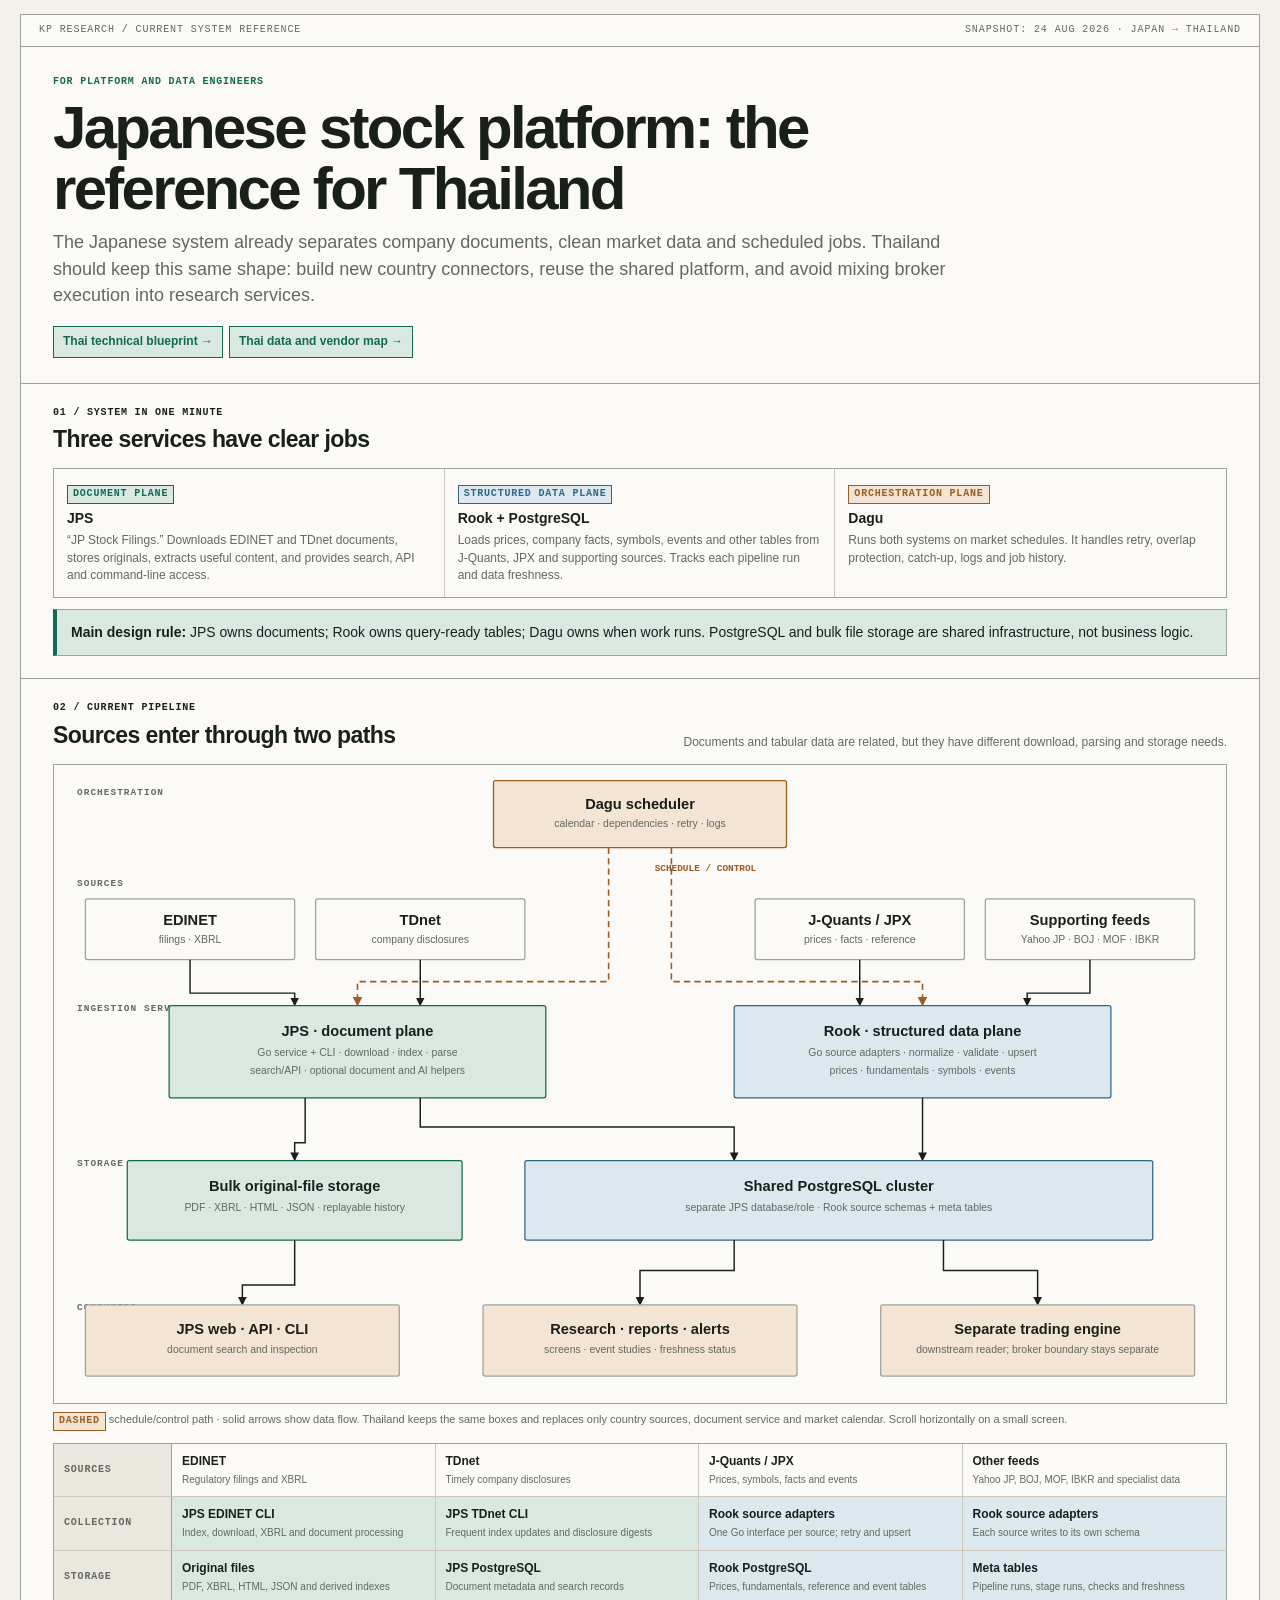
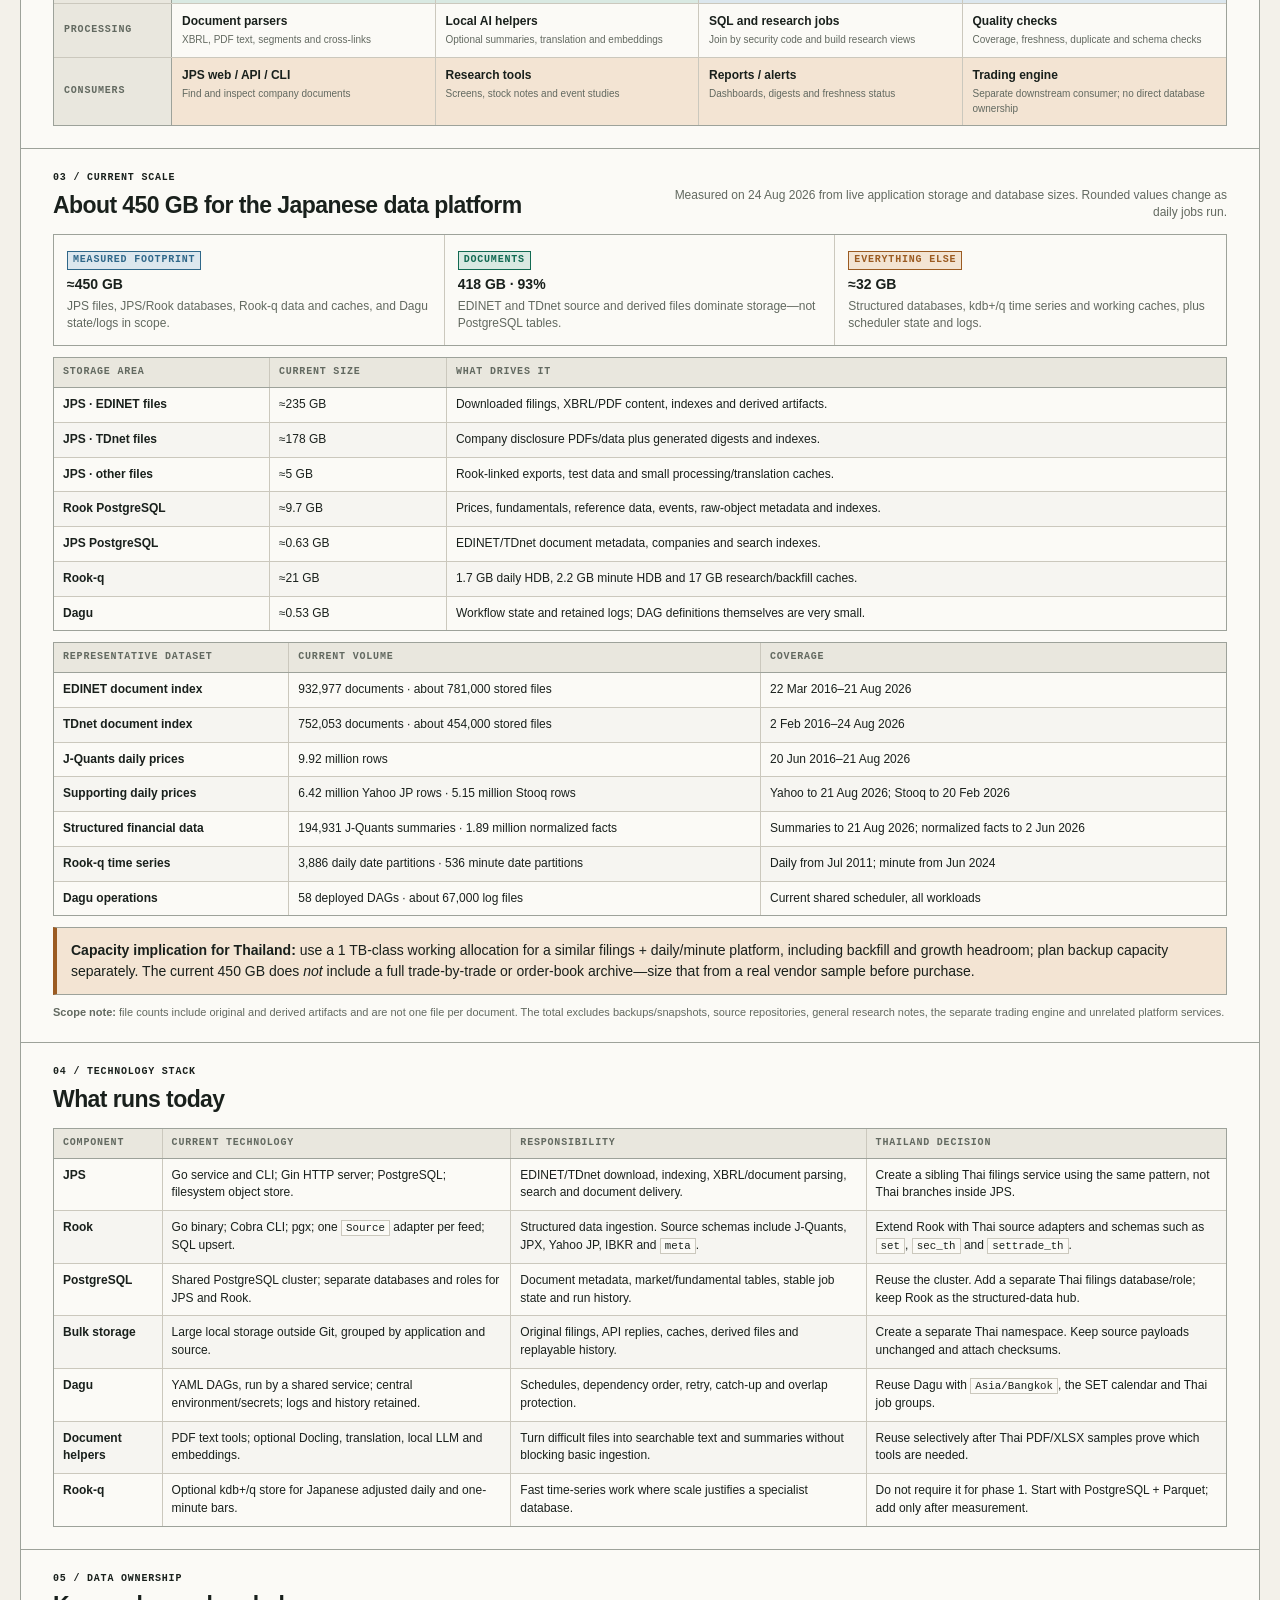
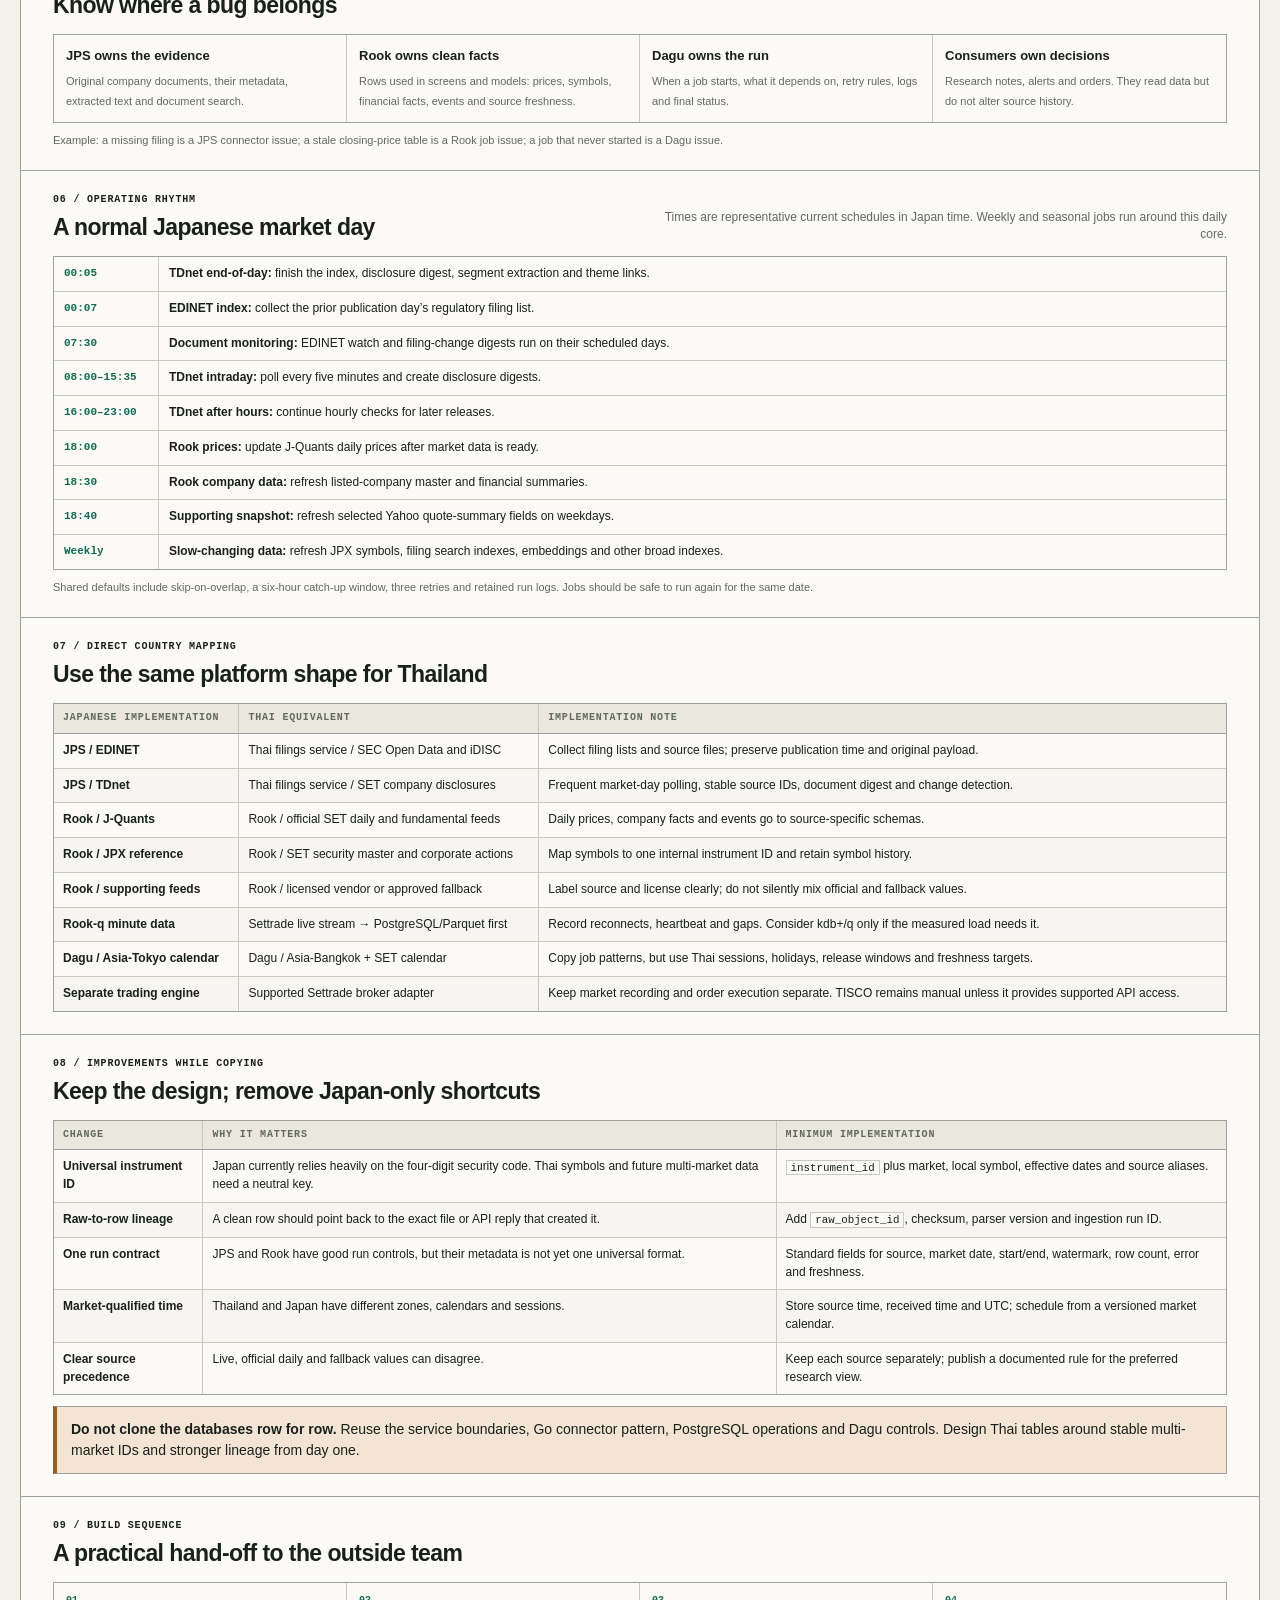
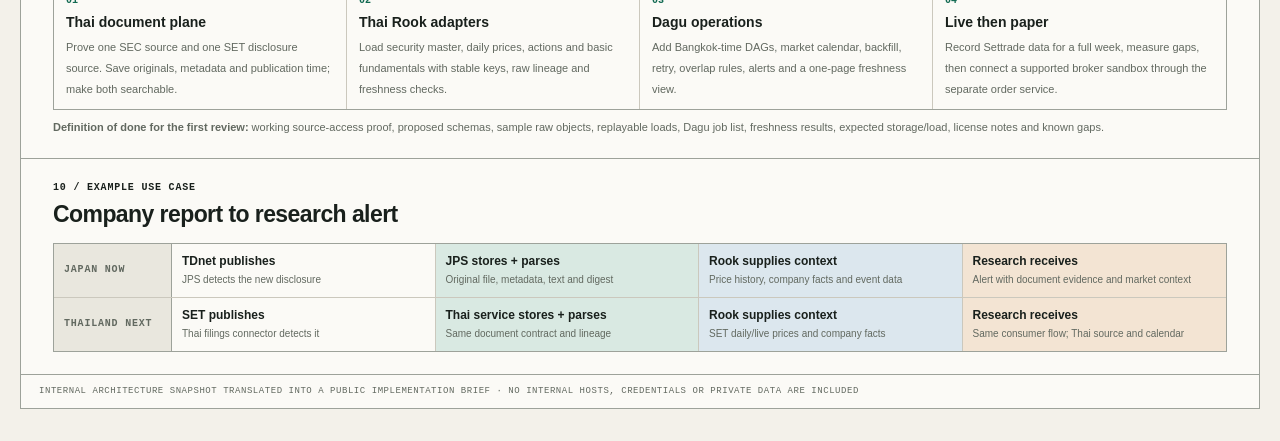
<file: 2026-08-24-thai-equity-data-stack/jp-reference-architecture.html>
<!-- ---
title: "Japanese stock platform — current reference architecture"
date: 2026-08-24
type: technical-reference
tags: [japan, thailand, equities, jps, rook, postgresql, dagu, architecture]
status: published
summary: "Current Japanese stock data pipeline and the direct implementation pattern for Thailand."
--- -->
<!doctype html>
<html lang="en">
<head>
  <meta charset="utf-8">
  <meta name="viewport" content="width=device-width, initial-scale=1">
  <meta name="color-scheme" content="light dark">
  <meta name="description" content="The current Japanese stock data pipeline using JPS, Rook, PostgreSQL and Dagu, with a direct mapping for Thailand.">
  <title>Japanese stock platform — current reference architecture</title>
  <style>
    :root {
      --paper: #f3f1ea;
      --panel: #fbfaf6;
      --ink: #19201c;
      --muted: #626960;
      --line: #cbc8bd;
      --strong: #9da29a;
      --accent: #126a52;
      --accent-soft: #d9e9e2;
      --blue: #2f6789;
      --blue-soft: #dce7ee;
      --amber: #9b5b22;
      --amber-soft: #f3e4d3;
      --red: #963f38;
      --red-soft: #f0dcd9;
      --max: 1240px;
    }

    * { box-sizing: border-box; }
    html { scroll-behavior: smooth; }
    body {
      margin: 0;
      background: var(--paper);
      color: var(--ink);
      font-family: "Avenir Next", Avenir, "Noto Sans", "Helvetica Neue", Arial, sans-serif;
      font-size: 14px;
      line-height: 1.48;
      text-rendering: optimizeLegibility;
    }
    a { color: var(--accent); text-underline-offset: 2px; }
    code {
      padding: 0.05rem 0.25rem;
      border: 1px solid var(--line);
      background: var(--panel);
      font-family: ui-monospace, SFMono-Regular, Menlo, Consolas, monospace;
      font-size: 0.9em;
    }
    .page {
      width: min(calc(100% - 28px), var(--max));
      margin: 14px auto 36px;
      border: 1px solid var(--strong);
      background: var(--panel);
    }
    .topline {
      display: flex;
      flex-wrap: wrap;
      justify-content: space-between;
      gap: 8px 18px;
      padding: 8px 18px;
      border-bottom: 1px solid var(--strong);
      color: var(--muted);
      font-family: ui-monospace, SFMono-Regular, Menlo, Consolas, monospace;
      font-size: 10px;
      letter-spacing: 0.09em;
      text-transform: uppercase;
    }
    header {
      padding: 28px 32px 25px;
      border-bottom: 1px solid var(--strong);
    }
    .eyebrow, .label, th, .tag, .lane-name {
      font-family: ui-monospace, SFMono-Regular, Menlo, Consolas, monospace;
      font-size: 10px;
      font-weight: 700;
      letter-spacing: 0.08em;
      text-transform: uppercase;
    }
    .eyebrow { color: var(--accent); }
    h1 {
      max-width: 980px;
      margin: 7px 0 10px;
      font-size: clamp(34px, 5vw, 60px);
      font-weight: 680;
      letter-spacing: -0.045em;
      line-height: 1.02;
    }
    .lede {
      max-width: 930px;
      margin: 0;
      color: var(--muted);
      font-size: clamp(15px, 1.6vw, 18px);
    }
    .links { display: flex; flex-wrap: wrap; gap: 6px; margin-top: 17px; }
    .links a {
      padding: 6px 9px;
      border: 1px solid var(--accent);
      background: var(--accent-soft);
      font-size: 12px;
      font-weight: 650;
      text-decoration: none;
    }
    section { padding: 22px 32px; border-bottom: 1px solid var(--strong); }
    section:last-of-type { border-bottom: 0; }
    .section-head {
      display: flex;
      align-items: end;
      justify-content: space-between;
      gap: 16px;
      margin-bottom: 12px;
    }
    h2 { margin: 2px 0 0; font-size: 23px; font-weight: 680; letter-spacing: -0.025em; }
    h3 { margin: 0 0 4px; font-size: 14px; }
    p { margin: 0 0 9px; }
    p:last-child { margin-bottom: 0; }
    .note { max-width: 570px; margin: 0; color: var(--muted); font-size: 12px; text-align: right; }
    .muted { color: var(--muted); }

    .summary-grid {
      display: grid;
      grid-template-columns: repeat(3, minmax(0, 1fr));
      border: 1px solid var(--strong);
    }
    .summary-item { min-width: 0; padding: 12px 13px; border-right: 1px solid var(--line); }
    .summary-item:last-child { border-right: 0; }
    .summary-item b { display: block; margin: 4px 0 3px; font-size: 14px; }
    .summary-item p { color: var(--muted); font-size: 12px; }
    .tag { display: inline-block; padding: 1px 5px; border: 1px solid currentColor; }
    .tag.green { color: var(--accent); background: var(--accent-soft); }
    .tag.blue { color: var(--blue); background: var(--blue-soft); }
    .tag.amber { color: var(--amber); background: var(--amber-soft); }
    .tag.red { color: var(--red); background: var(--red-soft); }

    .diagram {
      overflow-x: auto;
      border: 1px solid var(--strong);
      background: var(--panel);
    }
    .diagram svg { display: block; width: 100%; min-width: 940px; height: auto; }
    .diagram .box { fill: var(--panel); stroke: var(--strong); stroke-width: 1.2; }
    .diagram .document { fill: var(--accent-soft); stroke: var(--accent); }
    .diagram .structured { fill: var(--blue-soft); stroke: var(--blue); }
    .diagram .control-box { fill: var(--amber-soft); stroke: var(--amber); }
    .diagram .consumer { fill: var(--amber-soft); stroke: var(--strong); }
    .diagram .arrow { fill: none; stroke: var(--ink); stroke-width: 1.4; marker-end: url(#arrow); }
    .diagram .control-line { fill: none; stroke: var(--amber); stroke-width: 1.5; stroke-dasharray: 6 4; marker-end: url(#control-arrow); }
    .diagram .box-title { fill: var(--ink); font-size: 14px; font-weight: 700; }
    .diagram .box-copy { fill: var(--muted); font-size: 10px; }
    .diagram .group-label { fill: var(--muted); font-family: ui-monospace, SFMono-Regular, Menlo, Consolas, monospace; font-size: 9px; font-weight: 700; letter-spacing: 1px; }
    .diagram .line-label { fill: var(--amber); font-family: ui-monospace, SFMono-Regular, Menlo, Consolas, monospace; font-size: 9px; font-weight: 700; }
    .diagram-note { margin: 7px 0 12px; color: var(--muted); font-size: 11px; }

    .pipeline { overflow-x: auto; border: 1px solid var(--strong); }
    .lane {
      display: grid;
      grid-template-columns: 118px repeat(4, minmax(185px, 1fr));
      min-width: 920px;
      border-bottom: 1px solid var(--line);
    }
    .lane:last-child { border-bottom: 0; }
    .lane-name {
      display: grid;
      align-items: center;
      padding: 9px 10px;
      border-right: 1px solid var(--strong);
      background: #e9e7de;
      color: var(--muted);
    }
    .lane-cell { min-width: 0; padding: 9px 10px; border-right: 1px solid var(--line); }
    .lane-cell:last-child { border-right: 0; }
    .lane-cell b { display: block; margin-bottom: 2px; font-size: 12px; }
    .lane-cell span { display: block; color: var(--muted); font-size: 10px; }
    .lane-cell.green { background: var(--accent-soft); }
    .lane-cell.blue { background: var(--blue-soft); }
    .lane-cell.amber { background: var(--amber-soft); }

    .table-wrap { overflow-x: auto; border: 1px solid var(--strong); }
    table { width: 100%; border-collapse: collapse; font-size: 12px; }
    th {
      padding: 7px 9px;
      border-right: 1px solid var(--line);
      border-bottom: 1px solid var(--strong);
      background: #e9e7de;
      color: var(--muted);
      text-align: left;
      vertical-align: bottom;
    }
    td { padding: 8px 9px; border-right: 1px solid var(--line); border-bottom: 1px solid var(--line); vertical-align: top; }
    th:last-child, td:last-child { border-right: 0; }
    tbody tr:last-child td { border-bottom: 0; }
    tbody tr:nth-child(even) td { background: rgba(0, 0, 0, 0.018); }
    td:first-child { font-weight: 680; }

    .ownership {
      display: grid;
      grid-template-columns: repeat(4, minmax(0, 1fr));
      border: 1px solid var(--strong);
    }
    .owner { min-width: 0; padding: 11px 12px; border-right: 1px solid var(--line); }
    .owner:last-child { border-right: 0; }
    .owner b { display: block; margin-bottom: 4px; font-size: 13px; }
    .owner span { color: var(--muted); font-size: 11px; }

    .timeline { display: grid; grid-template-columns: 105px 1fr; border: 1px solid var(--strong); }
    .time, .event { padding: 8px 10px; border-bottom: 1px solid var(--line); }
    .time { border-right: 1px solid var(--line); color: var(--accent); font-family: ui-monospace, SFMono-Regular, Menlo, Consolas, monospace; font-size: 11px; font-weight: 700; }
    .event { font-size: 12px; }
    .time:nth-last-child(-n+2), .event:last-child { border-bottom: 0; }

    .callout { padding: 12px 14px; border: 1px solid var(--strong); border-left: 4px solid var(--accent); background: var(--accent-soft); }
    .callout.warn { border-left-color: var(--amber); background: var(--amber-soft); }
    .steps { counter-reset: step; display: grid; grid-template-columns: repeat(4, minmax(0, 1fr)); border: 1px solid var(--strong); }
    .step { min-width: 0; padding: 11px 12px; border-right: 1px solid var(--line); }
    .step:last-child { border-right: 0; }
    .step::before { counter-increment: step; content: "0" counter(step); display: block; margin-bottom: 4px; color: var(--accent); font-family: ui-monospace, SFMono-Regular, Menlo, Consolas, monospace; font-size: 10px; font-weight: 700; }
    .step b { display: block; margin-bottom: 3px; }
    .step span { color: var(--muted); font-size: 11px; }
    footer { padding: 10px 18px; border-top: 1px solid var(--strong); color: var(--muted); font-family: ui-monospace, SFMono-Regular, Menlo, Consolas, monospace; font-size: 9px; letter-spacing: 0.06em; text-transform: uppercase; }

    @media (prefers-color-scheme: dark) {
      :root {
        --paper: #171a18; --panel: #202421; --ink: #eef1ec; --muted: #aab1a9;
        --line: #454b45; --strong: #687067; --accent: #75c8ab; --accent-soft: #183b31;
        --blue: #8abddd; --blue-soft: #1d3442; --amber: #e2a261; --amber-soft: #412e1d;
        --red: #df8d84; --red-soft: #412724;
      }
      .lane-name, th { background: #292e2a; }
      tbody tr:nth-child(even) td { background: rgba(255, 255, 255, 0.018); }
    }
    @media (max-width: 800px) {
      .page { width: calc(100% - 12px); margin-top: 6px; }
      header, section { padding: 20px 17px; }
      .section-head { display: block; }
      .note { margin-top: 5px; text-align: left; }
      .summary-grid, .ownership, .steps { grid-template-columns: 1fr; }
      .summary-item, .owner, .step { border-right: 0; border-bottom: 1px solid var(--line); }
      .summary-item:last-child, .owner:last-child, .step:last-child { border-bottom: 0; }
    }
  </style>
</head>
<body>
  <article class="page">
    <div class="topline">
      <span>KP Research / Current system reference</span>
      <span>Snapshot: 24 Aug 2026 · Japan → Thailand</span>
    </div>

    <header>
      <div class="eyebrow">For platform and data engineers</div>
      <h1>Japanese stock platform: the reference for Thailand</h1>
      <p class="lede">The Japanese system already separates company documents, clean market data and scheduled jobs. Thailand should keep this same shape: build new country connectors, reuse the shared platform, and avoid mixing broker execution into research services.</p>
      <div class="links">
        <a href="./tech-architecture.html">Thai technical blueprint →</a>
        <a href="./index.html">Thai data and vendor map →</a>
      </div>
    </header>

    <section>
      <div class="section-head">
        <div><div class="label">01 / System in one minute</div><h2>Three services have clear jobs</h2></div>
      </div>
      <div class="summary-grid">
        <div class="summary-item"><span class="tag green">Document plane</span><b>JPS</b><p>“JP Stock Filings.” Downloads EDINET and TDnet documents, stores originals, extracts useful content, and provides search, API and command-line access.</p></div>
        <div class="summary-item"><span class="tag blue">Structured data plane</span><b>Rook + PostgreSQL</b><p>Loads prices, company facts, symbols, events and other tables from J-Quants, JPX and supporting sources. Tracks each pipeline run and data freshness.</p></div>
        <div class="summary-item"><span class="tag amber">Orchestration plane</span><b>Dagu</b><p>Runs both systems on market schedules. It handles retry, overlap protection, catch-up, logs and job history.</p></div>
      </div>
      <div class="callout" style="margin-top:11px"><b>Main design rule:</b> JPS owns documents; Rook owns query-ready tables; Dagu owns when work runs. PostgreSQL and bulk file storage are shared infrastructure, not business logic.</div>
    </section>

    <section>
      <div class="section-head">
        <div><div class="label">02 / Current pipeline</div><h2>Sources enter through two paths</h2></div>
        <p class="note">Documents and tabular data are related, but they have different download, parsing and storage needs.</p>
      </div>
      <div class="diagram" role="img" aria-label="Architecture diagram showing Dagu scheduling the JPS document plane and Rook structured data plane, their source feeds, storage and consumers">
        <svg viewBox="0 0 1120 610" xmlns="http://www.w3.org/2000/svg" aria-labelledby="architecture-title architecture-desc">
          <title id="architecture-title">Current Japanese stock platform architecture</title>
          <desc id="architecture-desc">Dagu schedules JPS and Rook. EDINET and TDnet documents flow through JPS into original-file storage and the JPS database. J-Quants, JPX and supporting feeds flow through Rook into the Rook database. Web tools, research, reports and the separate trading engine consume the stored data.</desc>
          <defs>
            <marker id="arrow" viewBox="0 0 10 10" refX="8" refY="5" markerWidth="6" markerHeight="6" orient="auto-start-reverse">
              <path d="M 0 0 L 10 5 L 0 10 z" fill="var(--ink)"/>
            </marker>
            <marker id="control-arrow" viewBox="0 0 10 10" refX="8" refY="5" markerWidth="6" markerHeight="6" orient="auto-start-reverse">
              <path d="M 0 0 L 10 5 L 0 10 z" fill="var(--amber)"/>
            </marker>
          </defs>

          <text class="group-label" x="22" y="29">ORCHESTRATION</text>
          <rect class="box control-box" x="420" y="15" width="280" height="64" rx="2"/>
          <text class="box-title" x="560" y="42" text-anchor="middle">Dagu scheduler</text>
          <text class="box-copy" x="560" y="59" text-anchor="middle">calendar · dependencies · retry · logs</text>

          <text class="group-label" x="22" y="116">SOURCES</text>
          <rect class="box" x="30" y="128" width="200" height="58" rx="2"/>
          <text class="box-title" x="130" y="153" text-anchor="middle">EDINET</text>
          <text class="box-copy" x="130" y="170" text-anchor="middle">filings · XBRL</text>
          <rect class="box" x="250" y="128" width="200" height="58" rx="2"/>
          <text class="box-title" x="350" y="153" text-anchor="middle">TDnet</text>
          <text class="box-copy" x="350" y="170" text-anchor="middle">company disclosures</text>
          <rect class="box" x="670" y="128" width="200" height="58" rx="2"/>
          <text class="box-title" x="770" y="153" text-anchor="middle">J-Quants / JPX</text>
          <text class="box-copy" x="770" y="170" text-anchor="middle">prices · facts · reference</text>
          <rect class="box" x="890" y="128" width="200" height="58" rx="2"/>
          <text class="box-title" x="990" y="153" text-anchor="middle">Supporting feeds</text>
          <text class="box-copy" x="990" y="170" text-anchor="middle">Yahoo JP · BOJ · MOF · IBKR</text>

          <path class="control-line" d="M 530 79 V 207 H 290 V 229"/>
          <path class="control-line" d="M 590 79 V 207 H 830 V 229"/>
          <text class="line-label" x="574" y="101">SCHEDULE / CONTROL</text>
          <path class="arrow" d="M 130 186 V 218 H 230 V 229"/>
          <path class="arrow" d="M 350 186 V 218 H 350 V 229"/>
          <path class="arrow" d="M 770 186 V 218 H 770 V 229"/>
          <path class="arrow" d="M 990 186 V 218 H 930 V 229"/>

          <text class="group-label" x="22" y="235">INGESTION SERVICES</text>
          <rect class="box document" x="110" y="230" width="360" height="88" rx="2"/>
          <text class="box-title" x="290" y="259" text-anchor="middle">JPS · document plane</text>
          <text class="box-copy" x="290" y="278" text-anchor="middle">Go service + CLI · download · index · parse</text>
          <text class="box-copy" x="290" y="295" text-anchor="middle">search/API · optional document and AI helpers</text>
          <rect class="box structured" x="650" y="230" width="360" height="88" rx="2"/>
          <text class="box-title" x="830" y="259" text-anchor="middle">Rook · structured data plane</text>
          <text class="box-copy" x="830" y="278" text-anchor="middle">Go source adapters · normalize · validate · upsert</text>
          <text class="box-copy" x="830" y="295" text-anchor="middle">prices · fundamentals · symbols · events</text>

          <path class="arrow" d="M 240 318 V 361 H 230 V 377"/>
          <path class="arrow" d="M 350 318 V 346 H 650 V 377"/>
          <path class="arrow" d="M 830 318 V 377"/>

          <text class="group-label" x="22" y="383">STORAGE</text>
          <rect class="box document" x="70" y="378" width="320" height="76" rx="2"/>
          <text class="box-title" x="230" y="407" text-anchor="middle">Bulk original-file storage</text>
          <text class="box-copy" x="230" y="426" text-anchor="middle">PDF · XBRL · HTML · JSON · replayable history</text>
          <rect class="box structured" x="450" y="378" width="600" height="76" rx="2"/>
          <text class="box-title" x="750" y="407" text-anchor="middle">Shared PostgreSQL cluster</text>
          <text class="box-copy" x="750" y="426" text-anchor="middle">separate JPS database/role · Rook source schemas + meta tables</text>

          <path class="arrow" d="M 230 454 V 497 H 180 V 515"/>
          <path class="arrow" d="M 650 454 V 483 H 560 V 515"/>
          <path class="arrow" d="M 850 454 V 483 H 940 V 515"/>

          <text class="group-label" x="22" y="521">CONSUMERS</text>
          <rect class="box consumer" x="30" y="516" width="300" height="68" rx="2"/>
          <text class="box-title" x="180" y="544" text-anchor="middle">JPS web · API · CLI</text>
          <text class="box-copy" x="180" y="562" text-anchor="middle">document search and inspection</text>
          <rect class="box consumer" x="410" y="516" width="300" height="68" rx="2"/>
          <text class="box-title" x="560" y="544" text-anchor="middle">Research · reports · alerts</text>
          <text class="box-copy" x="560" y="562" text-anchor="middle">screens · event studies · freshness status</text>
          <rect class="box consumer" x="790" y="516" width="300" height="68" rx="2"/>
          <text class="box-title" x="940" y="544" text-anchor="middle">Separate trading engine</text>
          <text class="box-copy" x="940" y="562" text-anchor="middle">downstream reader; broker boundary stays separate</text>
        </svg>
      </div>
      <p class="diagram-note"><span class="tag amber">Dashed</span> schedule/control path · solid arrows show data flow. Thailand keeps the same boxes and replaces only country sources, document service and market calendar. Scroll horizontally on a small screen.</p>
      <div class="pipeline" role="img" aria-label="Current Japanese stock data pipeline">
        <div class="lane">
          <div class="lane-name">Sources</div>
          <div class="lane-cell"><b>EDINET</b><span>Regulatory filings and XBRL</span></div>
          <div class="lane-cell"><b>TDnet</b><span>Timely company disclosures</span></div>
          <div class="lane-cell"><b>J-Quants / JPX</b><span>Prices, symbols, facts and events</span></div>
          <div class="lane-cell"><b>Other feeds</b><span>Yahoo JP, BOJ, MOF, IBKR and specialist data</span></div>
        </div>
        <div class="lane">
          <div class="lane-name">Collection</div>
          <div class="lane-cell green"><b>JPS EDINET CLI</b><span>Index, download, XBRL and document processing</span></div>
          <div class="lane-cell green"><b>JPS TDnet CLI</b><span>Frequent index updates and disclosure digests</span></div>
          <div class="lane-cell blue"><b>Rook source adapters</b><span>One Go interface per source; retry and upsert</span></div>
          <div class="lane-cell blue"><b>Rook source adapters</b><span>Each source writes to its own schema</span></div>
        </div>
        <div class="lane">
          <div class="lane-name">Storage</div>
          <div class="lane-cell green"><b>Original files</b><span>PDF, XBRL, HTML, JSON and derived indexes</span></div>
          <div class="lane-cell green"><b>JPS PostgreSQL</b><span>Document metadata and search records</span></div>
          <div class="lane-cell blue"><b>Rook PostgreSQL</b><span>Prices, fundamentals, reference and event tables</span></div>
          <div class="lane-cell blue"><b>Meta tables</b><span>Pipeline runs, stage runs, checks and freshness</span></div>
        </div>
        <div class="lane">
          <div class="lane-name">Processing</div>
          <div class="lane-cell"><b>Document parsers</b><span>XBRL, PDF text, segments and cross-links</span></div>
          <div class="lane-cell"><b>Local AI helpers</b><span>Optional summaries, translation and embeddings</span></div>
          <div class="lane-cell"><b>SQL and research jobs</b><span>Join by security code and build research views</span></div>
          <div class="lane-cell"><b>Quality checks</b><span>Coverage, freshness, duplicate and schema checks</span></div>
        </div>
        <div class="lane">
          <div class="lane-name">Consumers</div>
          <div class="lane-cell amber"><b>JPS web / API / CLI</b><span>Find and inspect company documents</span></div>
          <div class="lane-cell amber"><b>Research tools</b><span>Screens, stock notes and event studies</span></div>
          <div class="lane-cell amber"><b>Reports / alerts</b><span>Dashboards, digests and freshness status</span></div>
          <div class="lane-cell amber"><b>Trading engine</b><span>Separate downstream consumer; no direct database ownership</span></div>
        </div>
      </div>
    </section>

    <section>
      <div class="section-head">
        <div><div class="label">03 / Current scale</div><h2>About 450 GB for the Japanese data platform</h2></div>
        <p class="note">Measured on 24 Aug 2026 from live application storage and database sizes. Rounded values change as daily jobs run.</p>
      </div>
      <div class="summary-grid">
        <div class="summary-item"><span class="tag blue">Measured footprint</span><b>≈450 GB</b><p>JPS files, JPS/Rook databases, Rook-q data and caches, and Dagu state/logs in scope.</p></div>
        <div class="summary-item"><span class="tag green">Documents</span><b>418 GB · 93%</b><p>EDINET and TDnet source and derived files dominate storage—not PostgreSQL tables.</p></div>
        <div class="summary-item"><span class="tag amber">Everything else</span><b>≈32 GB</b><p>Structured databases, kdb+/q time series and working caches, plus scheduler state and logs.</p></div>
      </div>
      <div class="table-wrap" style="margin-top:11px">
        <table>
          <thead><tr><th>Storage area</th><th>Current size</th><th>What drives it</th></tr></thead>
          <tbody>
            <tr><td>JPS · EDINET files</td><td>≈235 GB</td><td>Downloaded filings, XBRL/PDF content, indexes and derived artifacts.</td></tr>
            <tr><td>JPS · TDnet files</td><td>≈178 GB</td><td>Company disclosure PDFs/data plus generated digests and indexes.</td></tr>
            <tr><td>JPS · other files</td><td>≈5 GB</td><td>Rook-linked exports, test data and small processing/translation caches.</td></tr>
            <tr><td>Rook PostgreSQL</td><td>≈9.7 GB</td><td>Prices, fundamentals, reference data, events, raw-object metadata and indexes.</td></tr>
            <tr><td>JPS PostgreSQL</td><td>≈0.63 GB</td><td>EDINET/TDnet document metadata, companies and search indexes.</td></tr>
            <tr><td>Rook-q</td><td>≈21 GB</td><td>1.7 GB daily HDB, 2.2 GB minute HDB and 17 GB research/backfill caches.</td></tr>
            <tr><td>Dagu</td><td>≈0.53 GB</td><td>Workflow state and retained logs; DAG definitions themselves are very small.</td></tr>
          </tbody>
        </table>
      </div>
      <div class="table-wrap" style="margin-top:11px">
        <table>
          <thead><tr><th>Representative dataset</th><th>Current volume</th><th>Coverage</th></tr></thead>
          <tbody>
            <tr><td>EDINET document index</td><td>932,977 documents · about 781,000 stored files</td><td>22 Mar 2016–21 Aug 2026</td></tr>
            <tr><td>TDnet document index</td><td>752,053 documents · about 454,000 stored files</td><td>2 Feb 2016–24 Aug 2026</td></tr>
            <tr><td>J-Quants daily prices</td><td>9.92 million rows</td><td>20 Jun 2016–21 Aug 2026</td></tr>
            <tr><td>Supporting daily prices</td><td>6.42 million Yahoo JP rows · 5.15 million Stooq rows</td><td>Yahoo to 21 Aug 2026; Stooq to 20 Feb 2026</td></tr>
            <tr><td>Structured financial data</td><td>194,931 J-Quants summaries · 1.89 million normalized facts</td><td>Summaries to 21 Aug 2026; normalized facts to 2 Jun 2026</td></tr>
            <tr><td>Rook-q time series</td><td>3,886 daily date partitions · 536 minute date partitions</td><td>Daily from Jul 2011; minute from Jun 2024</td></tr>
            <tr><td>Dagu operations</td><td>58 deployed DAGs · about 67,000 log files</td><td>Current shared scheduler, all workloads</td></tr>
          </tbody>
        </table>
      </div>
      <div class="callout warn" style="margin-top:11px"><b>Capacity implication for Thailand:</b> use a 1 TB-class working allocation for a similar filings + daily/minute platform, including backfill and growth headroom; plan backup capacity separately. The current 450 GB does <em>not</em> include a full trade-by-trade or order-book archive—size that from a real vendor sample before purchase.</div>
      <p class="muted" style="margin-top:9px;font-size:11px"><b>Scope note:</b> file counts include original and derived artifacts and are not one file per document. The total excludes backups/snapshots, source repositories, general research notes, the separate trading engine and unrelated platform services.</p>
    </section>

    <section>
      <div class="section-head">
        <div><div class="label">04 / Technology stack</div><h2>What runs today</h2></div>
      </div>
      <div class="table-wrap">
        <table>
          <thead><tr><th>Component</th><th>Current technology</th><th>Responsibility</th><th>Thailand decision</th></tr></thead>
          <tbody>
            <tr><td>JPS</td><td>Go service and CLI; Gin HTTP server; PostgreSQL; filesystem object store.</td><td>EDINET/TDnet download, indexing, XBRL/document parsing, search and document delivery.</td><td>Create a sibling Thai filings service using the same pattern, not Thai branches inside JPS.</td></tr>
            <tr><td>Rook</td><td>Go binary; Cobra CLI; pgx; one <code>Source</code> adapter per feed; SQL upsert.</td><td>Structured data ingestion. Source schemas include J-Quants, JPX, Yahoo JP, IBKR and <code>meta</code>.</td><td>Extend Rook with Thai source adapters and schemas such as <code>set</code>, <code>sec_th</code> and <code>settrade_th</code>.</td></tr>
            <tr><td>PostgreSQL</td><td>Shared PostgreSQL cluster; separate databases and roles for JPS and Rook.</td><td>Document metadata, market/fundamental tables, stable job state and run history.</td><td>Reuse the cluster. Add a separate Thai filings database/role; keep Rook as the structured-data hub.</td></tr>
            <tr><td>Bulk storage</td><td>Large local storage outside Git, grouped by application and source.</td><td>Original filings, API replies, caches, derived files and replayable history.</td><td>Create a separate Thai namespace. Keep source payloads unchanged and attach checksums.</td></tr>
            <tr><td>Dagu</td><td>YAML DAGs, run by a shared service; central environment/secrets; logs and history retained.</td><td>Schedules, dependency order, retry, catch-up and overlap protection.</td><td>Reuse Dagu with <code>Asia/Bangkok</code>, the SET calendar and Thai job groups.</td></tr>
            <tr><td>Document helpers</td><td>PDF text tools; optional Docling, translation, local LLM and embeddings.</td><td>Turn difficult files into searchable text and summaries without blocking basic ingestion.</td><td>Reuse selectively after Thai PDF/XLSX samples prove which tools are needed.</td></tr>
            <tr><td>Rook-q</td><td>Optional kdb+/q store for Japanese adjusted daily and one-minute bars.</td><td>Fast time-series work where scale justifies a specialist database.</td><td>Do not require it for phase 1. Start with PostgreSQL + Parquet; add only after measurement.</td></tr>
          </tbody>
        </table>
      </div>
    </section>

    <section>
      <div class="section-head">
        <div><div class="label">05 / Data ownership</div><h2>Know where a bug belongs</h2></div>
      </div>
      <div class="ownership">
        <div class="owner"><b>JPS owns the evidence</b><span>Original company documents, their metadata, extracted text and document search.</span></div>
        <div class="owner"><b>Rook owns clean facts</b><span>Rows used in screens and models: prices, symbols, financial facts, events and source freshness.</span></div>
        <div class="owner"><b>Dagu owns the run</b><span>When a job starts, what it depends on, retry rules, logs and final status.</span></div>
        <div class="owner"><b>Consumers own decisions</b><span>Research notes, alerts and orders. They read data but do not alter source history.</span></div>
      </div>
      <p class="muted" style="margin-top:9px;font-size:11px">Example: a missing filing is a JPS connector issue; a stale closing-price table is a Rook job issue; a job that never started is a Dagu issue.</p>
    </section>

    <section>
      <div class="section-head">
        <div><div class="label">06 / Operating rhythm</div><h2>A normal Japanese market day</h2></div>
        <p class="note">Times are representative current schedules in Japan time. Weekly and seasonal jobs run around this daily core.</p>
      </div>
      <div class="timeline">
        <div class="time">00:05</div><div class="event"><b>TDnet end-of-day:</b> finish the index, disclosure digest, segment extraction and theme links.</div>
        <div class="time">00:07</div><div class="event"><b>EDINET index:</b> collect the prior publication day’s regulatory filing list.</div>
        <div class="time">07:30</div><div class="event"><b>Document monitoring:</b> EDINET watch and filing-change digests run on their scheduled days.</div>
        <div class="time">08:00–15:35</div><div class="event"><b>TDnet intraday:</b> poll every five minutes and create disclosure digests.</div>
        <div class="time">16:00–23:00</div><div class="event"><b>TDnet after hours:</b> continue hourly checks for later releases.</div>
        <div class="time">18:00</div><div class="event"><b>Rook prices:</b> update J-Quants daily prices after market data is ready.</div>
        <div class="time">18:30</div><div class="event"><b>Rook company data:</b> refresh listed-company master and financial summaries.</div>
        <div class="time">18:40</div><div class="event"><b>Supporting snapshot:</b> refresh selected Yahoo quote-summary fields on weekdays.</div>
        <div class="time">Weekly</div><div class="event"><b>Slow-changing data:</b> refresh JPX symbols, filing search indexes, embeddings and other broad indexes.</div>
      </div>
      <p class="muted" style="margin-top:9px;font-size:11px">Shared defaults include skip-on-overlap, a six-hour catch-up window, three retries and retained run logs. Jobs should be safe to run again for the same date.</p>
    </section>

    <section>
      <div class="section-head">
        <div><div class="label">07 / Direct country mapping</div><h2>Use the same platform shape for Thailand</h2></div>
      </div>
      <div class="table-wrap">
        <table>
          <thead><tr><th>Japanese implementation</th><th>Thai equivalent</th><th>Implementation note</th></tr></thead>
          <tbody>
            <tr><td>JPS / EDINET</td><td>Thai filings service / SEC Open Data and iDISC</td><td>Collect filing lists and source files; preserve publication time and original payload.</td></tr>
            <tr><td>JPS / TDnet</td><td>Thai filings service / SET company disclosures</td><td>Frequent market-day polling, stable source IDs, document digest and change detection.</td></tr>
            <tr><td>Rook / J-Quants</td><td>Rook / official SET daily and fundamental feeds</td><td>Daily prices, company facts and events go to source-specific schemas.</td></tr>
            <tr><td>Rook / JPX reference</td><td>Rook / SET security master and corporate actions</td><td>Map symbols to one internal instrument ID and retain symbol history.</td></tr>
            <tr><td>Rook / supporting feeds</td><td>Rook / licensed vendor or approved fallback</td><td>Label source and license clearly; do not silently mix official and fallback values.</td></tr>
            <tr><td>Rook-q minute data</td><td>Settrade live stream → PostgreSQL/Parquet first</td><td>Record reconnects, heartbeat and gaps. Consider kdb+/q only if the measured load needs it.</td></tr>
            <tr><td>Dagu / Asia-Tokyo calendar</td><td>Dagu / Asia-Bangkok + SET calendar</td><td>Copy job patterns, but use Thai sessions, holidays, release windows and freshness targets.</td></tr>
            <tr><td>Separate trading engine</td><td>Supported Settrade broker adapter</td><td>Keep market recording and order execution separate. TISCO remains manual unless it provides supported API access.</td></tr>
          </tbody>
        </table>
      </div>
    </section>

    <section>
      <div class="section-head">
        <div><div class="label">08 / Improvements while copying</div><h2>Keep the design; remove Japan-only shortcuts</h2></div>
      </div>
      <div class="table-wrap">
        <table>
          <thead><tr><th>Change</th><th>Why it matters</th><th>Minimum implementation</th></tr></thead>
          <tbody>
            <tr><td>Universal instrument ID</td><td>Japan currently relies heavily on the four-digit security code. Thai symbols and future multi-market data need a neutral key.</td><td><code>instrument_id</code> plus market, local symbol, effective dates and source aliases.</td></tr>
            <tr><td>Raw-to-row lineage</td><td>A clean row should point back to the exact file or API reply that created it.</td><td>Add <code>raw_object_id</code>, checksum, parser version and ingestion run ID.</td></tr>
            <tr><td>One run contract</td><td>JPS and Rook have good run controls, but their metadata is not yet one universal format.</td><td>Standard fields for source, market date, start/end, watermark, row count, error and freshness.</td></tr>
            <tr><td>Market-qualified time</td><td>Thailand and Japan have different zones, calendars and sessions.</td><td>Store source time, received time and UTC; schedule from a versioned market calendar.</td></tr>
            <tr><td>Clear source precedence</td><td>Live, official daily and fallback values can disagree.</td><td>Keep each source separately; publish a documented rule for the preferred research view.</td></tr>
          </tbody>
        </table>
      </div>
      <div class="callout warn" style="margin-top:11px"><b>Do not clone the databases row for row.</b> Reuse the service boundaries, Go connector pattern, PostgreSQL operations and Dagu controls. Design Thai tables around stable multi-market IDs and stronger lineage from day one.</div>
    </section>

    <section>
      <div class="section-head">
        <div><div class="label">09 / Build sequence</div><h2>A practical hand-off to the outside team</h2></div>
      </div>
      <div class="steps">
        <div class="step"><b>Thai document plane</b><span>Prove one SEC source and one SET disclosure source. Save originals, metadata and publication time; make both searchable.</span></div>
        <div class="step"><b>Thai Rook adapters</b><span>Load security master, daily prices, actions and basic fundamentals with stable keys, raw lineage and freshness checks.</span></div>
        <div class="step"><b>Dagu operations</b><span>Add Bangkok-time DAGs, market calendar, backfill, retry, overlap rules, alerts and a one-page freshness view.</span></div>
        <div class="step"><b>Live then paper</b><span>Record Settrade data for a full week, measure gaps, then connect a supported broker sandbox through the separate order service.</span></div>
      </div>
      <p class="muted" style="margin-top:9px;font-size:11px"><b>Definition of done for the first review:</b> working source-access proof, proposed schemas, sample raw objects, replayable loads, Dagu job list, freshness results, expected storage/load, license notes and known gaps.</p>
    </section>

    <section>
      <div class="section-head">
        <div><div class="label">10 / Example use case</div><h2>Company report to research alert</h2></div>
      </div>
      <div class="pipeline" role="img" aria-label="Example company disclosure pipeline">
        <div class="lane">
          <div class="lane-name">Japan now</div>
          <div class="lane-cell"><b>TDnet publishes</b><span>JPS detects the new disclosure</span></div>
          <div class="lane-cell green"><b>JPS stores + parses</b><span>Original file, metadata, text and digest</span></div>
          <div class="lane-cell blue"><b>Rook supplies context</b><span>Price history, company facts and event data</span></div>
          <div class="lane-cell amber"><b>Research receives</b><span>Alert with document evidence and market context</span></div>
        </div>
        <div class="lane">
          <div class="lane-name">Thailand next</div>
          <div class="lane-cell"><b>SET publishes</b><span>Thai filings connector detects it</span></div>
          <div class="lane-cell green"><b>Thai service stores + parses</b><span>Same document contract and lineage</span></div>
          <div class="lane-cell blue"><b>Rook supplies context</b><span>SET daily/live prices and company facts</span></div>
          <div class="lane-cell amber"><b>Research receives</b><span>Same consumer flow; Thai source and calendar</span></div>
        </div>
      </div>
    </section>

    <footer>Internal architecture snapshot translated into a public implementation brief · No internal hosts, credentials or private data are included</footer>
  </article>
</body>
</html>
</file>
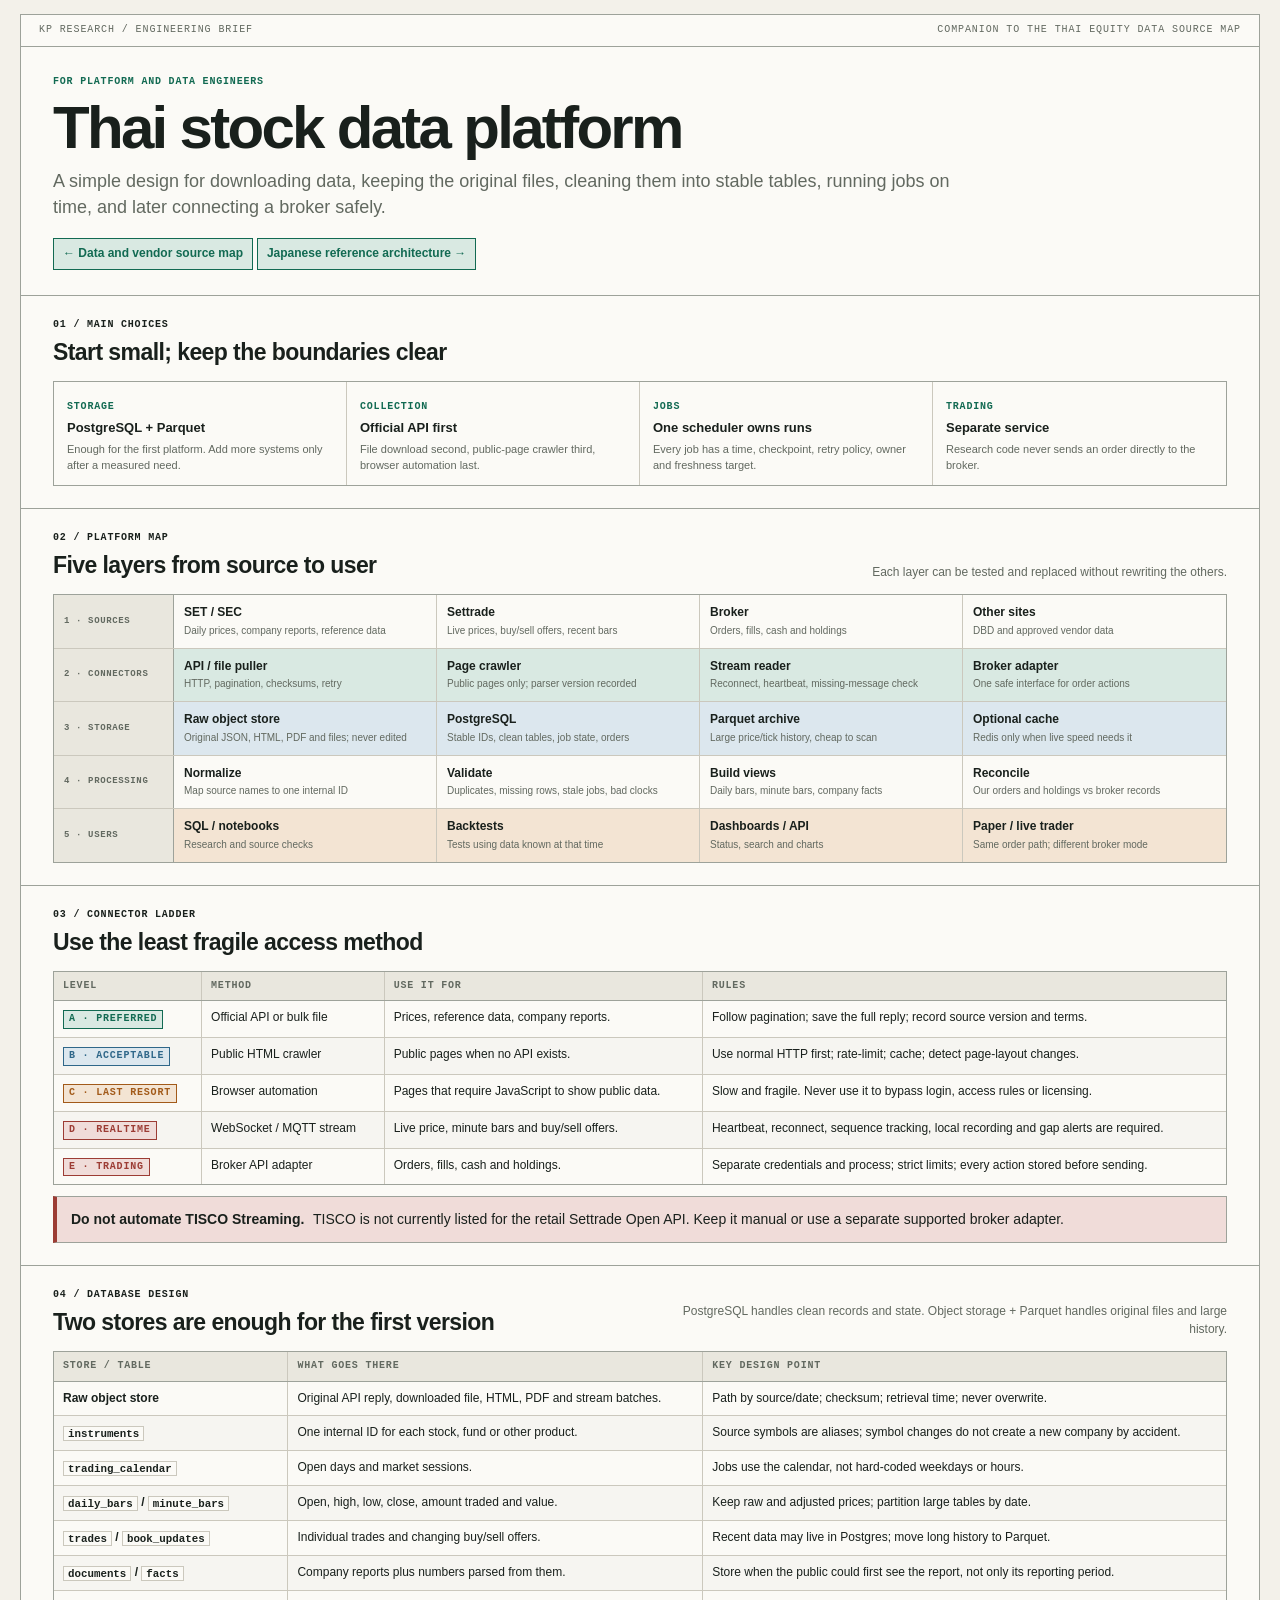
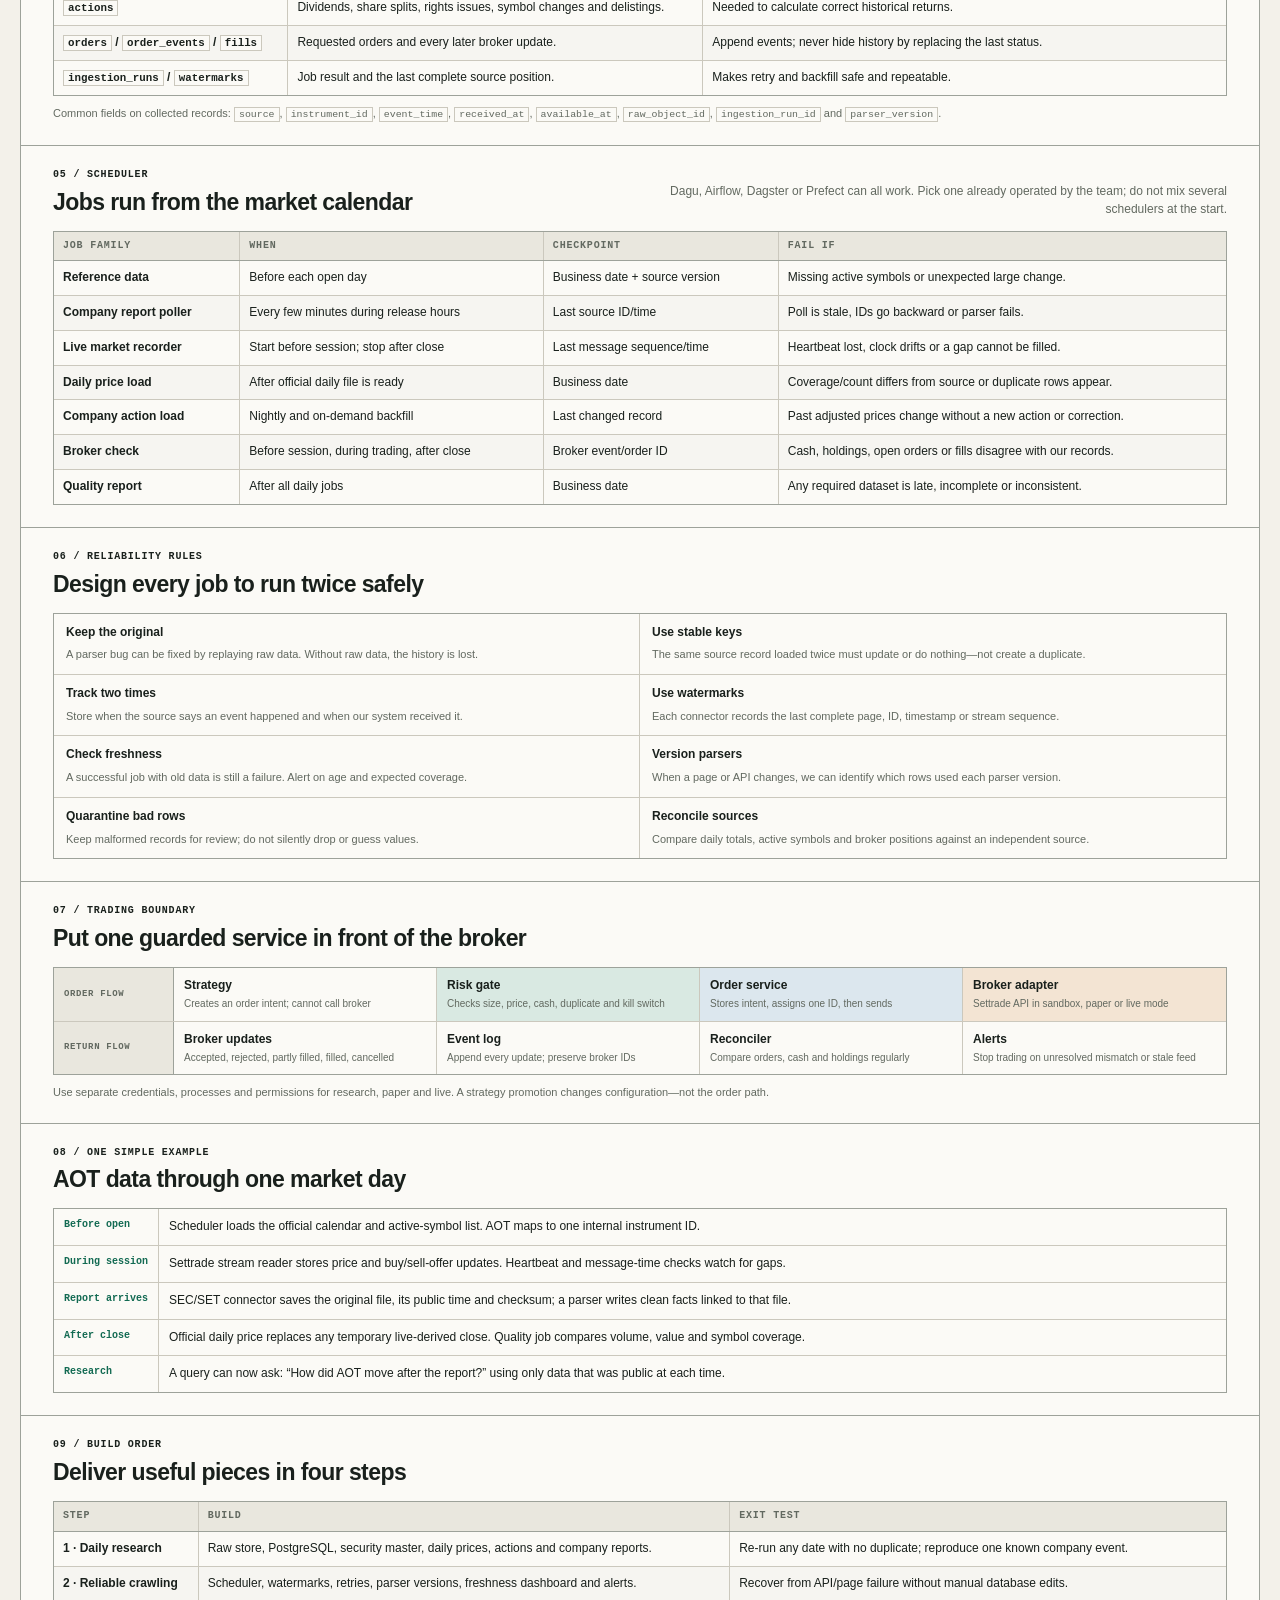
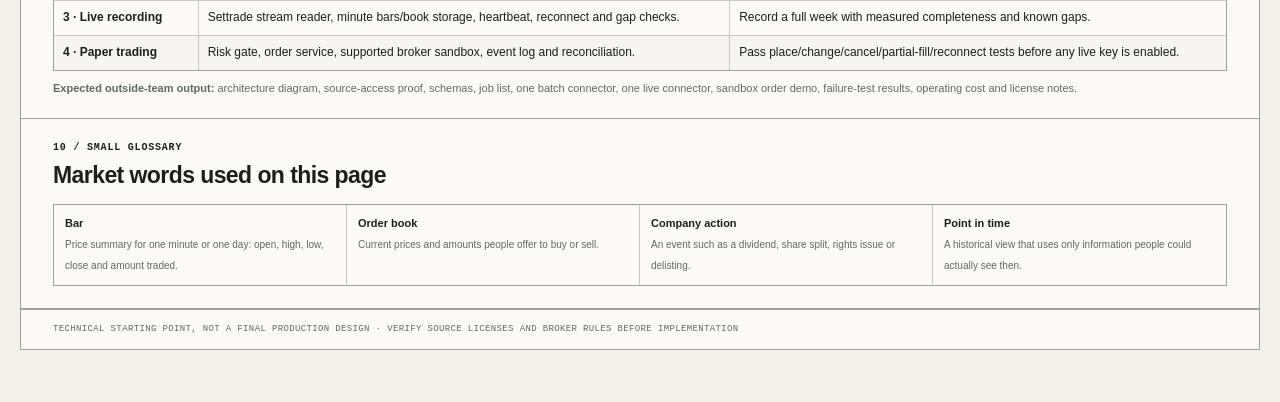
<file: 2026-08-24-thai-equity-data-stack/tech-architecture.html>
<!-- ---
title: "Thai stock data platform — technical architecture"
date: 2026-08-24
type: technical-brief
tags: [thailand, equities, data-platform, architecture, crawler, scheduler, database]
status: published
summary: "Plain-language technical blueprint for building a Thai stock research and trading data platform."
--- -->
<!doctype html>
<html lang="en">
<head>
  <meta charset="utf-8">
  <meta name="viewport" content="width=device-width, initial-scale=1">
  <meta name="color-scheme" content="light dark">
  <meta name="description" content="A plain-language technical architecture for collecting, storing, checking and serving Thai stock data.">
  <title>Thai stock data platform — technical architecture</title>
  <style>
    :root {
      --paper: #f3f1ea;
      --panel: #fbfaf6;
      --ink: #19201c;
      --muted: #626960;
      --line: #cbc8bd;
      --strong: #9da29a;
      --accent: #126a52;
      --accent-soft: #d9e9e2;
      --blue: #2f6789;
      --blue-soft: #dce7ee;
      --amber: #a25a19;
      --amber-soft: #f3e4d3;
      --red: #9c3c34;
      --red-soft: #f0dcd9;
      --max: 1240px;
    }

    * { box-sizing: border-box; }
    html { scroll-behavior: smooth; }
    body {
      margin: 0;
      background: var(--paper);
      color: var(--ink);
      font-family: "Avenir Next", Avenir, "Noto Sans", "Helvetica Neue", Arial, sans-serif;
      font-size: 14px;
      line-height: 1.48;
      text-rendering: optimizeLegibility;
    }
    a { color: var(--accent); text-underline-offset: 2px; }
    code {
      padding: 0.05rem 0.25rem;
      border: 1px solid var(--line);
      background: var(--panel);
      font-family: ui-monospace, SFMono-Regular, Menlo, Consolas, monospace;
      font-size: 0.9em;
    }
    .page {
      width: min(calc(100% - 28px), var(--max));
      margin: 14px auto 36px;
      border: 1px solid var(--strong);
      background: var(--panel);
    }
    .topline {
      display: flex;
      flex-wrap: wrap;
      justify-content: space-between;
      gap: 8px 18px;
      padding: 8px 18px;
      border-bottom: 1px solid var(--strong);
      color: var(--muted);
      font-family: ui-monospace, SFMono-Regular, Menlo, Consolas, monospace;
      font-size: 10px;
      letter-spacing: 0.09em;
      text-transform: uppercase;
    }
    header {
      padding: 28px 32px 25px;
      border-bottom: 1px solid var(--strong);
    }
    .eyebrow, .label, th, .tag, .card-label {
      font-family: ui-monospace, SFMono-Regular, Menlo, Consolas, monospace;
      font-size: 10px;
      font-weight: 700;
      letter-spacing: 0.08em;
      text-transform: uppercase;
    }
    .eyebrow { color: var(--accent); }
    h1 {
      max-width: 920px;
      margin: 7px 0 10px;
      font-size: clamp(34px, 5vw, 60px);
      font-weight: 680;
      letter-spacing: -0.045em;
      line-height: 1.02;
    }
    .lede {
      max-width: 900px;
      margin: 0;
      color: var(--muted);
      font-size: clamp(15px, 1.6vw, 18px);
    }
    .companion {
      display: inline-block;
      margin-top: 17px;
      padding: 6px 9px;
      border: 1px solid var(--accent);
      background: var(--accent-soft);
      font-size: 12px;
      font-weight: 650;
      text-decoration: none;
    }

    section {
      padding: 22px 32px;
      border-bottom: 1px solid var(--strong);
    }
    section:last-child { border-bottom: 0; }
    .section-head {
      display: flex;
      align-items: end;
      justify-content: space-between;
      gap: 16px;
      margin-bottom: 12px;
    }
    h2 {
      margin: 2px 0 0;
      font-size: 23px;
      font-weight: 680;
      letter-spacing: -0.025em;
    }
    h3 { margin: 0 0 5px; font-size: 15px; }
    p { margin: 0 0 9px; }
    p:last-child { margin-bottom: 0; }
    .note { max-width: 570px; margin: 0; color: var(--muted); font-size: 12px; text-align: right; }
    .muted { color: var(--muted); }

    .decisions {
      display: grid;
      grid-template-columns: repeat(4, minmax(0, 1fr));
      border: 1px solid var(--strong);
    }
    .decision { min-width: 0; padding: 12px 13px; border-right: 1px solid var(--line); }
    .decision:last-child { border-right: 0; }
    .decision b { display: block; margin: 4px 0 3px; font-size: 13px; }
    .decision p { color: var(--muted); font-size: 11px; }
    .card-label { color: var(--accent); }

    .architecture { overflow-x: auto; border: 1px solid var(--strong); }
    .arch-row {
      display: grid;
      grid-template-columns: 120px repeat(4, minmax(180px, 1fr));
      min-width: 900px;
      border-bottom: 1px solid var(--line);
    }
    .arch-row:last-child { border-bottom: 0; }
    .arch-label {
      display: grid;
      align-items: center;
      padding: 9px 10px;
      border-right: 1px solid var(--strong);
      background: #e9e7de;
      color: var(--muted);
      font-family: ui-monospace, SFMono-Regular, Menlo, Consolas, monospace;
      font-size: 9px;
      font-weight: 700;
      letter-spacing: 0.07em;
      text-transform: uppercase;
    }
    .arch-cell { min-width: 0; padding: 9px 10px; border-right: 1px solid var(--line); }
    .arch-cell:last-child { border-right: 0; }
    .arch-cell b { display: block; margin-bottom: 2px; font-size: 12px; }
    .arch-cell span { display: block; color: var(--muted); font-size: 10px; }
    .arch-cell.accent { background: var(--accent-soft); }
    .arch-cell.blue { background: var(--blue-soft); }
    .arch-cell.amber { background: var(--amber-soft); }

    .table-wrap { overflow-x: auto; border: 1px solid var(--strong); }
    table { width: 100%; border-collapse: collapse; font-size: 12px; }
    th {
      padding: 7px 9px;
      border-right: 1px solid var(--line);
      border-bottom: 1px solid var(--strong);
      background: #e9e7de;
      color: var(--muted);
      text-align: left;
      vertical-align: bottom;
    }
    td {
      padding: 8px 9px;
      border-right: 1px solid var(--line);
      border-bottom: 1px solid var(--line);
      vertical-align: top;
    }
    th:last-child, td:last-child { border-right: 0; }
    tbody tr:last-child td { border-bottom: 0; }
    tbody tr:nth-child(even) td { background: rgba(0, 0, 0, 0.018); }
    td:first-child { font-weight: 680; }
    .tag {
      display: inline-block;
      padding: 1px 5px;
      border: 1px solid currentColor;
      white-space: nowrap;
    }
    .tag.best { color: var(--accent); background: var(--accent-soft); }
    .tag.ok { color: var(--blue); background: var(--blue-soft); }
    .tag.last { color: var(--amber); background: var(--amber-soft); }
    .tag.live { color: var(--red); background: var(--red-soft); }

    .rules {
      display: grid;
      grid-template-columns: repeat(2, minmax(0, 1fr));
      border: 1px solid var(--strong);
    }
    .rule { min-width: 0; padding: 10px 12px; border-right: 1px solid var(--line); border-bottom: 1px solid var(--line); }
    .rule:nth-child(2n) { border-right: 0; }
    .rule:nth-last-child(-n+2) { border-bottom: 0; }
    .rule b { display: block; margin-bottom: 2px; font-size: 12px; }
    .rule span { color: var(--muted); font-size: 11px; }

    .callout {
      padding: 12px 14px;
      border: 1px solid var(--strong);
      border-left: 4px solid var(--red);
      background: var(--red-soft);
    }
    .callout b { display: inline-block; margin-right: 5px; }

    .example {
      display: grid;
      grid-template-columns: 105px 1fr;
      border: 1px solid var(--strong);
    }
    .example-time {
      padding: 9px 10px;
      border-right: 1px solid var(--line);
      border-bottom: 1px solid var(--line);
      color: var(--accent);
      font-family: ui-monospace, SFMono-Regular, Menlo, Consolas, monospace;
      font-size: 10px;
      font-weight: 700;
    }
    .example-text { padding: 9px 10px; border-bottom: 1px solid var(--line); font-size: 12px; }
    .example-time:nth-last-child(-n+2), .example-text:last-child { border-bottom: 0; }

    .glossary { display: grid; grid-template-columns: repeat(4, minmax(0, 1fr)); border: 1px solid var(--strong); }
    .term { min-width: 0; padding: 10px 11px; border-right: 1px solid var(--line); }
    .term:last-child { border-right: 0; }
    .term b { display: block; margin-bottom: 2px; font-size: 11px; }
    .term span { color: var(--muted); font-size: 10px; }

    footer {
      padding: 13px 32px;
      border-top: 1px solid var(--strong);
      color: var(--muted);
      font-family: ui-monospace, SFMono-Regular, Menlo, Consolas, monospace;
      font-size: 9px;
      letter-spacing: 0.04em;
      text-transform: uppercase;
    }

    @media (prefers-color-scheme: dark) {
      :root {
        --paper: #151a17; --panel: #1c221e; --ink: #e9ede8; --muted: #aeb6ae;
        --line: #3b443d; --strong: #657068; --accent: #73c7a5; --accent-soft: #173e31;
        --blue: #8bc3e3; --blue-soft: #203848; --amber: #efad67; --amber-soft: #4a321d;
        --red: #ef8f86; --red-soft: #482622;
      }
      th, .arch-label { background: #252c27; }
      tbody tr:nth-child(even) td { background: rgba(255, 255, 255, 0.018); }
    }

    @media (max-width: 780px) {
      .page { width: calc(100% - 12px); margin-top: 6px; }
      header, section { padding: 20px 17px; }
      .section-head { display: block; }
      .note { margin-top: 5px; text-align: left; }
      .decisions, .rules, .glossary { grid-template-columns: 1fr; }
      .decision, .rule, .term { border-right: 0; border-bottom: 1px solid var(--line); }
      .decision:last-child, .rule:last-child, .term:last-child { border-bottom: 0; }
      .example { grid-template-columns: 82px 1fr; }
    }
  </style>
</head>
<body>
  <article class="page">
    <div class="topline">
      <span>KP Research / Engineering brief</span>
      <span>Companion to the Thai equity data source map</span>
    </div>

    <header>
      <div class="eyebrow">For platform and data engineers</div>
      <h1>Thai stock data platform</h1>
      <p class="lede">A simple design for downloading data, keeping the original files, cleaning them into stable tables, running jobs on time, and later connecting a broker safely.</p>
      <a class="companion" href="./index.html">← Data and vendor source map</a>
      <a class="companion" href="./jp-reference-architecture.html">Japanese reference architecture →</a>
    </header>

    <section>
      <div class="section-head">
        <div><div class="label">01 / Main choices</div><h2>Start small; keep the boundaries clear</h2></div>
      </div>
      <div class="decisions">
        <div class="decision"><span class="card-label">Storage</span><b>PostgreSQL + Parquet</b><p>Enough for the first platform. Add more systems only after a measured need.</p></div>
        <div class="decision"><span class="card-label">Collection</span><b>Official API first</b><p>File download second, public-page crawler third, browser automation last.</p></div>
        <div class="decision"><span class="card-label">Jobs</span><b>One scheduler owns runs</b><p>Every job has a time, checkpoint, retry policy, owner and freshness target.</p></div>
        <div class="decision"><span class="card-label">Trading</span><b>Separate service</b><p>Research code never sends an order directly to the broker.</p></div>
      </div>
    </section>

    <section>
      <div class="section-head">
        <div><div class="label">02 / Platform map</div><h2>Five layers from source to user</h2></div>
        <p class="note">Each layer can be tested and replaced without rewriting the others.</p>
      </div>
      <div class="architecture" role="img" aria-label="Five-layer data platform architecture">
        <div class="arch-row">
          <div class="arch-label">1 · Sources</div>
          <div class="arch-cell"><b>SET / SEC</b><span>Daily prices, company reports, reference data</span></div>
          <div class="arch-cell"><b>Settrade</b><span>Live prices, buy/sell offers, recent bars</span></div>
          <div class="arch-cell"><b>Broker</b><span>Orders, fills, cash and holdings</span></div>
          <div class="arch-cell"><b>Other sites</b><span>DBD and approved vendor data</span></div>
        </div>
        <div class="arch-row">
          <div class="arch-label">2 · Connectors</div>
          <div class="arch-cell accent"><b>API / file puller</b><span>HTTP, pagination, checksums, retry</span></div>
          <div class="arch-cell accent"><b>Page crawler</b><span>Public pages only; parser version recorded</span></div>
          <div class="arch-cell accent"><b>Stream reader</b><span>Reconnect, heartbeat, missing-message check</span></div>
          <div class="arch-cell accent"><b>Broker adapter</b><span>One safe interface for order actions</span></div>
        </div>
        <div class="arch-row">
          <div class="arch-label">3 · Storage</div>
          <div class="arch-cell blue"><b>Raw object store</b><span>Original JSON, HTML, PDF and files; never edited</span></div>
          <div class="arch-cell blue"><b>PostgreSQL</b><span>Stable IDs, clean tables, job state, orders</span></div>
          <div class="arch-cell blue"><b>Parquet archive</b><span>Large price/tick history, cheap to scan</span></div>
          <div class="arch-cell blue"><b>Optional cache</b><span>Redis only when live speed needs it</span></div>
        </div>
        <div class="arch-row">
          <div class="arch-label">4 · Processing</div>
          <div class="arch-cell"><b>Normalize</b><span>Map source names to one internal ID</span></div>
          <div class="arch-cell"><b>Validate</b><span>Duplicates, missing rows, stale jobs, bad clocks</span></div>
          <div class="arch-cell"><b>Build views</b><span>Daily bars, minute bars, company facts</span></div>
          <div class="arch-cell"><b>Reconcile</b><span>Our orders and holdings vs broker records</span></div>
        </div>
        <div class="arch-row">
          <div class="arch-label">5 · Users</div>
          <div class="arch-cell amber"><b>SQL / notebooks</b><span>Research and source checks</span></div>
          <div class="arch-cell amber"><b>Backtests</b><span>Tests using data known at that time</span></div>
          <div class="arch-cell amber"><b>Dashboards / API</b><span>Status, search and charts</span></div>
          <div class="arch-cell amber"><b>Paper / live trader</b><span>Same order path; different broker mode</span></div>
        </div>
      </div>
    </section>

    <section>
      <div class="section-head">
        <div><div class="label">03 / Connector ladder</div><h2>Use the least fragile access method</h2></div>
      </div>
      <div class="table-wrap">
        <table>
          <thead><tr><th>Level</th><th>Method</th><th>Use it for</th><th>Rules</th></tr></thead>
          <tbody>
            <tr><td><span class="tag best">A · Preferred</span></td><td>Official API or bulk file</td><td>Prices, reference data, company reports.</td><td>Follow pagination; save the full reply; record source version and terms.</td></tr>
            <tr><td><span class="tag ok">B · Acceptable</span></td><td>Public HTML crawler</td><td>Public pages when no API exists.</td><td>Use normal HTTP first; rate-limit; cache; detect page-layout changes.</td></tr>
            <tr><td><span class="tag last">C · Last resort</span></td><td>Browser automation</td><td>Pages that require JavaScript to show public data.</td><td>Slow and fragile. Never use it to bypass login, access rules or licensing.</td></tr>
            <tr><td><span class="tag live">D · Realtime</span></td><td>WebSocket / MQTT stream</td><td>Live price, minute bars and buy/sell offers.</td><td>Heartbeat, reconnect, sequence tracking, local recording and gap alerts are required.</td></tr>
            <tr><td><span class="tag live">E · Trading</span></td><td>Broker API adapter</td><td>Orders, fills, cash and holdings.</td><td>Separate credentials and process; strict limits; every action stored before sending.</td></tr>
          </tbody>
        </table>
      </div>
      <div class="callout" style="margin-top:11px"><b>Do not automate TISCO Streaming.</b> TISCO is not currently listed for the retail Settrade Open API. Keep it manual or use a separate supported broker adapter.</div>
    </section>

    <section>
      <div class="section-head">
        <div><div class="label">04 / Database design</div><h2>Two stores are enough for the first version</h2></div>
        <p class="note">PostgreSQL handles clean records and state. Object storage + Parquet handles original files and large history.</p>
      </div>
      <div class="table-wrap">
        <table>
          <thead><tr><th>Store / table</th><th>What goes there</th><th>Key design point</th></tr></thead>
          <tbody>
            <tr><td>Raw object store</td><td>Original API reply, downloaded file, HTML, PDF and stream batches.</td><td>Path by source/date; checksum; retrieval time; never overwrite.</td></tr>
            <tr><td><code>instruments</code></td><td>One internal ID for each stock, fund or other product.</td><td>Source symbols are aliases; symbol changes do not create a new company by accident.</td></tr>
            <tr><td><code>trading_calendar</code></td><td>Open days and market sessions.</td><td>Jobs use the calendar, not hard-coded weekdays or hours.</td></tr>
            <tr><td><code>daily_bars</code> / <code>minute_bars</code></td><td>Open, high, low, close, amount traded and value.</td><td>Keep raw and adjusted prices; partition large tables by date.</td></tr>
            <tr><td><code>trades</code> / <code>book_updates</code></td><td>Individual trades and changing buy/sell offers.</td><td>Recent data may live in Postgres; move long history to Parquet.</td></tr>
            <tr><td><code>documents</code> / <code>facts</code></td><td>Company reports plus numbers parsed from them.</td><td>Store when the public could first see the report, not only its reporting period.</td></tr>
            <tr><td><code>actions</code></td><td>Dividends, share splits, rights issues, symbol changes and delistings.</td><td>Needed to calculate correct historical returns.</td></tr>
            <tr><td><code>orders</code> / <code>order_events</code> / <code>fills</code></td><td>Requested orders and every later broker update.</td><td>Append events; never hide history by replacing the last status.</td></tr>
            <tr><td><code>ingestion_runs</code> / <code>watermarks</code></td><td>Job result and the last complete source position.</td><td>Makes retry and backfill safe and repeatable.</td></tr>
          </tbody>
        </table>
      </div>
      <p class="muted" style="margin-top:9px;font-size:11px">Common fields on collected records: <code>source</code>, <code>instrument_id</code>, <code>event_time</code>, <code>received_at</code>, <code>available_at</code>, <code>raw_object_id</code>, <code>ingestion_run_id</code> and <code>parser_version</code>.</p>
    </section>

    <section>
      <div class="section-head">
        <div><div class="label">05 / Scheduler</div><h2>Jobs run from the market calendar</h2></div>
        <p class="note">Dagu, Airflow, Dagster or Prefect can all work. Pick one already operated by the team; do not mix several schedulers at the start.</p>
      </div>
      <div class="table-wrap">
        <table>
          <thead><tr><th>Job family</th><th>When</th><th>Checkpoint</th><th>Fail if</th></tr></thead>
          <tbody>
            <tr><td>Reference data</td><td>Before each open day</td><td>Business date + source version</td><td>Missing active symbols or unexpected large change.</td></tr>
            <tr><td>Company report poller</td><td>Every few minutes during release hours</td><td>Last source ID/time</td><td>Poll is stale, IDs go backward or parser fails.</td></tr>
            <tr><td>Live market recorder</td><td>Start before session; stop after close</td><td>Last message sequence/time</td><td>Heartbeat lost, clock drifts or a gap cannot be filled.</td></tr>
            <tr><td>Daily price load</td><td>After official daily file is ready</td><td>Business date</td><td>Coverage/count differs from source or duplicate rows appear.</td></tr>
            <tr><td>Company action load</td><td>Nightly and on-demand backfill</td><td>Last changed record</td><td>Past adjusted prices change without a new action or correction.</td></tr>
            <tr><td>Broker check</td><td>Before session, during trading, after close</td><td>Broker event/order ID</td><td>Cash, holdings, open orders or fills disagree with our records.</td></tr>
            <tr><td>Quality report</td><td>After all daily jobs</td><td>Business date</td><td>Any required dataset is late, incomplete or inconsistent.</td></tr>
          </tbody>
        </table>
      </div>
    </section>

    <section>
      <div class="section-head">
        <div><div class="label">06 / Reliability rules</div><h2>Design every job to run twice safely</h2></div>
      </div>
      <div class="rules">
        <div class="rule"><b>Keep the original</b><span>A parser bug can be fixed by replaying raw data. Without raw data, the history is lost.</span></div>
        <div class="rule"><b>Use stable keys</b><span>The same source record loaded twice must update or do nothing—not create a duplicate.</span></div>
        <div class="rule"><b>Track two times</b><span>Store when the source says an event happened and when our system received it.</span></div>
        <div class="rule"><b>Use watermarks</b><span>Each connector records the last complete page, ID, timestamp or stream sequence.</span></div>
        <div class="rule"><b>Check freshness</b><span>A successful job with old data is still a failure. Alert on age and expected coverage.</span></div>
        <div class="rule"><b>Version parsers</b><span>When a page or API changes, we can identify which rows used each parser version.</span></div>
        <div class="rule"><b>Quarantine bad rows</b><span>Keep malformed records for review; do not silently drop or guess values.</span></div>
        <div class="rule"><b>Reconcile sources</b><span>Compare daily totals, active symbols and broker positions against an independent source.</span></div>
      </div>
    </section>

    <section>
      <div class="section-head">
        <div><div class="label">07 / Trading boundary</div><h2>Put one guarded service in front of the broker</h2></div>
      </div>
      <div class="architecture" role="img" aria-label="Safe order flow">
        <div class="arch-row">
          <div class="arch-label">Order flow</div>
          <div class="arch-cell"><b>Strategy</b><span>Creates an order intent; cannot call broker</span></div>
          <div class="arch-cell accent"><b>Risk gate</b><span>Checks size, price, cash, duplicate and kill switch</span></div>
          <div class="arch-cell blue"><b>Order service</b><span>Stores intent, assigns one ID, then sends</span></div>
          <div class="arch-cell amber"><b>Broker adapter</b><span>Settrade API in sandbox, paper or live mode</span></div>
        </div>
        <div class="arch-row">
          <div class="arch-label">Return flow</div>
          <div class="arch-cell"><b>Broker updates</b><span>Accepted, rejected, partly filled, filled, cancelled</span></div>
          <div class="arch-cell"><b>Event log</b><span>Append every update; preserve broker IDs</span></div>
          <div class="arch-cell"><b>Reconciler</b><span>Compare orders, cash and holdings regularly</span></div>
          <div class="arch-cell"><b>Alerts</b><span>Stop trading on unresolved mismatch or stale feed</span></div>
        </div>
      </div>
      <p class="muted" style="margin-top:9px;font-size:11px">Use separate credentials, processes and permissions for research, paper and live. A strategy promotion changes configuration—not the order path.</p>
    </section>

    <section>
      <div class="section-head">
        <div><div class="label">08 / One simple example</div><h2>AOT data through one market day</h2></div>
      </div>
      <div class="example">
        <div class="example-time">Before open</div><div class="example-text">Scheduler loads the official calendar and active-symbol list. AOT maps to one internal instrument ID.</div>
        <div class="example-time">During session</div><div class="example-text">Settrade stream reader stores price and buy/sell-offer updates. Heartbeat and message-time checks watch for gaps.</div>
        <div class="example-time">Report arrives</div><div class="example-text">SEC/SET connector saves the original file, its public time and checksum; a parser writes clean facts linked to that file.</div>
        <div class="example-time">After close</div><div class="example-text">Official daily price replaces any temporary live-derived close. Quality job compares volume, value and symbol coverage.</div>
        <div class="example-time">Research</div><div class="example-text">A query can now ask: “How did AOT move after the report?” using only data that was public at each time.</div>
      </div>
    </section>

    <section>
      <div class="section-head">
        <div><div class="label">09 / Build order</div><h2>Deliver useful pieces in four steps</h2></div>
      </div>
      <div class="table-wrap">
        <table>
          <thead><tr><th>Step</th><th>Build</th><th>Exit test</th></tr></thead>
          <tbody>
            <tr><td>1 · Daily research</td><td>Raw store, PostgreSQL, security master, daily prices, actions and company reports.</td><td>Re-run any date with no duplicate; reproduce one known company event.</td></tr>
            <tr><td>2 · Reliable crawling</td><td>Scheduler, watermarks, retries, parser versions, freshness dashboard and alerts.</td><td>Recover from API/page failure without manual database edits.</td></tr>
            <tr><td>3 · Live recording</td><td>Settrade stream reader, minute bars/book storage, heartbeat, reconnect and gap checks.</td><td>Record a full week with measured completeness and known gaps.</td></tr>
            <tr><td>4 · Paper trading</td><td>Risk gate, order service, supported broker sandbox, event log and reconciliation.</td><td>Pass place/change/cancel/partial-fill/reconnect tests before any live key is enabled.</td></tr>
          </tbody>
        </table>
      </div>
      <p class="muted" style="margin-top:9px;font-size:11px"><b>Expected outside-team output:</b> architecture diagram, source-access proof, schemas, job list, one batch connector, one live connector, sandbox order demo, failure-test results, operating cost and license notes.</p>
    </section>

    <section>
      <div class="section-head">
        <div><div class="label">10 / Small glossary</div><h2>Market words used on this page</h2></div>
      </div>
      <div class="glossary">
        <div class="term"><b>Bar</b><span>Price summary for one minute or one day: open, high, low, close and amount traded.</span></div>
        <div class="term"><b>Order book</b><span>Current prices and amounts people offer to buy or sell.</span></div>
        <div class="term"><b>Company action</b><span>An event such as a dividend, share split, rights issue or delisting.</span></div>
        <div class="term"><b>Point in time</b><span>A historical view that uses only information people could actually see then.</span></div>
      </div>
    </section>

    <footer>Technical starting point, not a final production design · Verify source licenses and broker rules before implementation</footer>
  </article>
</body>
</html>
</file>
<file: 2026-05-29-shibuya-canon-palace/report.css>
/* Shared styles for the Shibuya Canon Palace dossier reports.
   Linked by every *.html in this folder. Page-specific rules stay in a small
   inline <style> after the <link> (inline wins on ties → safe to override). */
:root{--ink:#1d1d1f;--mut:#86868b;--line:#e6e6e6;--a:#d80b63;--g:#0a7d33;--r:#c0392b;--b:#1456b0;--o:#c97a00;}
*{box-sizing:border-box}
body{font:15px/1.55 -apple-system,BlinkMacSystemFont,'Segoe UI',Roboto,sans-serif;color:var(--ink);margin:0;background:#fafafa}
header{padding:26px 30px;background:#fff;border-bottom:1px solid var(--line)}
h1{margin:0 0 4px;font-size:23px}
h2{font-size:17px;margin:30px 0 10px}
h3{font-size:14px;margin:16px 0 6px;color:#444}
.sub{color:var(--mut);font-size:13px}
.wrap{padding:20px 30px 70px;max-width:1180px}
.backlink{display:inline-block;margin:14px 0 0;color:var(--a);text-decoration:none;font-size:13px;font-weight:600}
.kpis{display:flex;gap:14px;flex-wrap:wrap;margin:16px 0}
.kpi{background:#fff;border:1px solid var(--line);border-radius:10px;padding:13px 17px;min-width:150px;flex:1}
.kpi b{display:block;font-size:21px;margin-top:2px}
.kpi span{color:var(--mut);font-size:12px}
.kpi.g b{color:var(--g)}
.kpi.b b{color:var(--b)}
.scrollx{overflow-x:auto}
.two{display:flex;gap:20px;flex-wrap:wrap}
.two>div{flex:1;min-width:320px}
table{border-collapse:collapse;width:100%;background:#fff;border:1px solid var(--line);border-radius:8px;overflow:hidden;margin:8px 0}
th,td{padding:9px 12px;border-bottom:1px solid var(--line);text-align:left;font-size:13.5px}
th{background:#f4f4f5;font-size:11.5px;text-transform:uppercase;letter-spacing:.03em;color:#555}
td.num,th.num{text-align:right;font-variant-numeric:tabular-nums;white-space:nowrap}
td.b{font-weight:700}
tr.hi td{background:#fbfbfd;font-weight:700}
.note{background:#fff;border:1px solid var(--line);border-radius:6px;padding:13px 17px;margin:14px 0;font-size:13px;color:#333}
.warn{border-left:5px solid var(--r)}
.warn b{color:var(--r)}
.muted{color:var(--mut);font-size:12px}
.legend{font-size:12px;color:var(--mut);margin-top:4px}
code{background:#f0f0f2;padding:1px 5px;border-radius:4px;font-size:12px}
.verdict{background:#fff;border:1px solid var(--line);border-left:5px solid var(--a);border-radius:8px;padding:16px 20px;margin:18px 0}
.verdict b{color:var(--a)}
.tldr{background:#fff;border:1px solid var(--line);border-left:5px solid var(--b);border-radius:8px;padding:16px 20px;margin:18px 0}
.tldr b{color:var(--b)}
</file>
